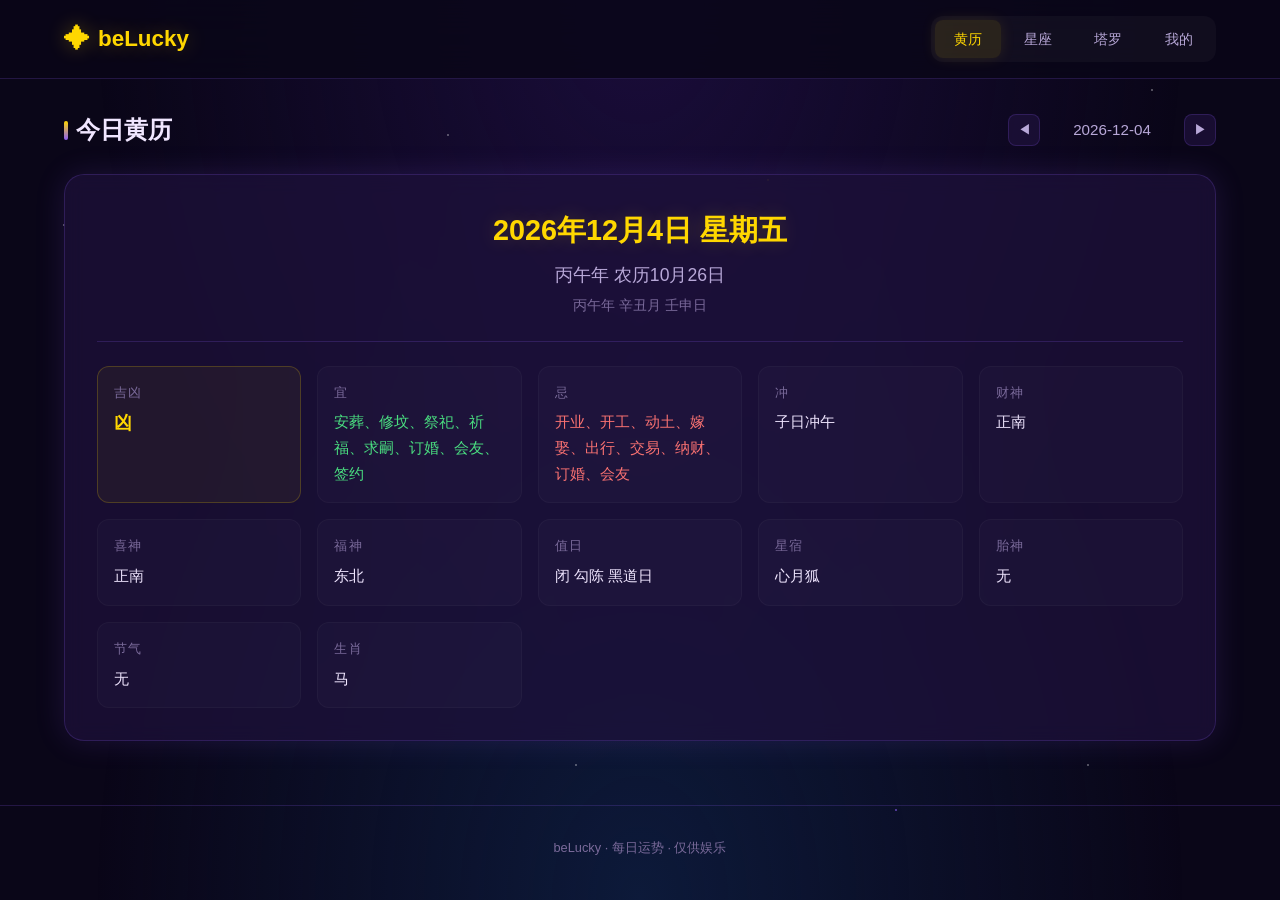
<file: belucky/index.html>
<!DOCTYPE html>
<html lang="zh-CN">
<head>
    <meta charset="UTF-8">
    <meta name="viewport" content="width=device-width, initial-scale=1.0">
    <title>beLucky · 每日运势</title>
    <link rel="stylesheet" href="static/css/style.css">
</head>
<body>
    <div class="stars" id="stars"></div>

    <header class="header">
        <div class="header-inner">
            <div class="logo">
                <span class="logo-icon">✦</span>
                <span class="logo-text">beLucky</span>
            </div>
            <nav class="nav-tabs" id="navTabs">
                <button class="nav-tab active" data-tab="almanac">黄历</button>
                <button class="nav-tab" data-tab="horoscope">星座</button>
                <button class="nav-tab" data-tab="tarot">塔罗</button>
                <button class="nav-tab" data-tab="profile">我的</button>
            </nav>
        </div>
    </header>

    <main class="main">

        <!-- ═══ 黄历 ═══ -->
        <section class="tab-content active" id="tab-almanac">
            <div class="section-header">
                <h2>今日黄历</h2>
                <div class="date-nav">
                    <button class="btn-icon" onclick="changeAlmanacDate(-1)">◀</button>
                    <span id="almanacDateDisplay" class="date-display"></span>
                    <button class="btn-icon" onclick="changeAlmanacDate(1)">▶</button>
                </div>
            </div>
            <div class="almanac-card">
                <div class="almanac-main">
                    <div class="almanac-solar" id="almanacSolar"></div>
                    <div class="almanac-lunar" id="almanacLunar"></div>
                    <div class="almanac-ganzhi" id="almanacGanzhi"></div>
                </div>
                <div class="almanac-grid">
                    <div class="almanac-item highlight">
                        <span class="almanac-label">吉凶</span>
                        <span class="almanac-value fortune" id="almanacFortune"></span>
                    </div>
                    <div class="almanac-item">
                        <span class="almanac-label">宜</span>
                        <span class="almanac-value yi" id="almanacYi"></span>
                    </div>
                    <div class="almanac-item">
                        <span class="almanac-label">忌</span>
                        <span class="almanac-value ji" id="almanacJi"></span>
                    </div>
                    <div class="almanac-item">
                        <span class="almanac-label">冲</span>
                        <span class="almanac-value" id="almanacChong"></span>
                    </div>
                    <div class="almanac-item">
                        <span class="almanac-label">财神</span>
                        <span class="almanac-value" id="almanacCai"></span>
                    </div>
                    <div class="almanac-item">
                        <span class="almanac-label">喜神</span>
                        <span class="almanac-value" id="almanacXi"></span>
                    </div>
                    <div class="almanac-item">
                        <span class="almanac-label">福神</span>
                        <span class="almanac-value" id="almanacFu"></span>
                    </div>
                    <div class="almanac-item">
                        <span class="almanac-label">值日</span>
                        <span class="almanac-value" id="almanacOfficer"></span>
                    </div>
                    <div class="almanac-item">
                        <span class="almanac-label">星宿</span>
                        <span class="almanac-value" id="almanacStar"></span>
                    </div>
                    <div class="almanac-item">
                        <span class="almanac-label">胎神</span>
                        <span class="almanac-value" id="almanacFetal"></span>
                    </div>
                    <div class="almanac-item">
                        <span class="almanac-label">节气</span>
                        <span class="almanac-value" id="almanacJieqi"></span>
                    </div>
                    <div class="almanac-item">
                        <span class="almanac-label">生肖</span>
                        <span class="almanac-value" id="almanacShengxiao"></span>
                    </div>
                </div>
            </div>
        </section>

        <!-- ═══ 星座运势 ═══ -->
        <section class="tab-content" id="tab-horoscope">
            <div class="section-header">
                <h2>星座运势</h2>
            </div>
            <div id="horoscopeNoUser" class="no-user-hint">
                <div class="hint-icon">♈</div>
                <p>请先设置你的出生日期，获取专属运势</p>
                <button class="btn-primary" onclick="switchTab('profile')">去设置</button>
            </div>
            <div id="horoscopeContent" class="horoscope-content" style="display:none;">
                <div class="sign-header">
                    <span class="sign-symbol" id="signSymbol"></span>
                    <div class="sign-info">
                        <h3 id="signName"></h3>
                        <p class="sign-meta" id="signMeta"></p>
                    </div>
                    <div class="date-nav">
                        <button class="btn-icon" onclick="changeHoroscopeDate(-1)">◀</button>
                        <span id="horoscopeDateDisplay" class="date-display"></span>
                        <button class="btn-icon" onclick="changeHoroscopeDate(1)">▶</button>
                    </div>
                </div>
                <div class="fortune-grid">
                    <div class="fortune-card overall">
                        <div class="fortune-icon">✦</div>
                        <h4>综合运势</h4>
                        <p id="fortuneOverall"></p>
                    </div>
                    <div class="fortune-card love">
                        <div class="fortune-icon">♥</div>
                        <h4>爱情运势</h4>
                        <p id="fortuneLove"></p>
                    </div>
                    <div class="fortune-card career">
                        <div class="fortune-icon">⚡</div>
                        <h4>事业运势</h4>
                        <p id="fortuneCareer"></p>
                    </div>
                    <div class="fortune-card wealth">
                        <div class="fortune-icon">✧</div>
                        <h4>财运</h4>
                        <p id="fortuneWealth"></p>
                    </div>
                    <div class="fortune-card health">
                        <div class="fortune-icon">❋</div>
                        <h4>健康运势</h4>
                        <p id="fortuneHealth"></p>
                    </div>
                </div>
                <div class="lucky-info">
                    <span>幸运数字：<strong id="luckyNumber"></strong></span>
                    <span>幸运颜色：<strong id="luckyColor"></strong></span>
                </div>
            </div>
        </section>

        <!-- ═══ 塔罗 ═══ -->
        <section class="tab-content" id="tab-tarot">
            <div class="section-header">
                <h2>塔罗占卜</h2>
            </div>
            <div class="tarot-area">
                <div class="tarot-setup">
                    <div class="form-group">
                        <label>占卜问题（可选）</label>
                        <input type="text" id="tarotQuestion" placeholder="在心中默念你的问题...">
                    </div>
                    <div class="spread-select">
                        <label>牌阵选择</label>
                        <div class="spread-options">
                            <button class="spread-btn active" data-spread="single">单牌占卜</button>
                            <button class="spread-btn" data-spread="three">三牌阵</button>
                        </div>
                    </div>
                    <button class="btn-primary btn-draw" onclick="drawTarot()">✦ 开始占卜</button>
                </div>
                <div class="tarot-cards" id="tarotCards"></div>
                <div class="tarot-reading" id="tarotReading" style="display:none;"></div>
            </div>
        </section>

        <!-- ═══ 我的 ═══ -->
        <section class="tab-content" id="tab-profile">
            <div class="section-header">
                <h2>个人信息</h2>
            </div>
            <div class="profile-card">
                <form id="profileForm" onsubmit="saveProfile(event)">
                    <div class="form-group">
                        <label for="userName">昵称</label>
                        <input type="text" id="userName" placeholder="你的昵称" required>
                    </div>
                    <div class="form-group">
                        <label for="birthDate">出生日期</label>
                        <input type="date" id="birthDate" required>
                    </div>
                    <div class="form-group">
                        <label for="birthTime">出生时间（可选）</label>
                        <input type="time" id="birthTime">
                    </div>
                    <div class="form-group">
                        <label for="gender">性别</label>
                        <select id="gender">
                            <option value="">请选择</option>
                            <option value="male">男</option>
                            <option value="female">女</option>
                            <option value="other">其他</option>
                        </select>
                    </div>
                    <div class="form-actions">
                        <button type="submit" class="btn-primary">保存</button>
                        <button type="button" class="btn-danger" id="deleteBtn" onclick="deleteProfile()" style="display:none;">删除信息</button>
                    </div>
                </form>
                <div id="profilePreview" class="profile-preview" style="display:none;">
                    <div class="preview-item">
                        <span class="preview-label">昵称</span>
                        <span class="preview-value" id="previewName"></span>
                    </div>
                    <div class="preview-item">
                        <span class="preview-label">出生日期</span>
                        <span class="preview-value" id="previewBirth"></span>
                    </div>
                    <div class="preview-item">
                        <span class="preview-label">星座</span>
                        <span class="preview-value" id="previewSign"></span>
                    </div>
                    <div class="preview-item">
                        <span class="preview-label">生肖</span>
                        <span class="preview-value" id="previewZodiac"></span>
                    </div>
                </div>
            </div>
            <div class="disclaimer">
                <p>⚠️ 本应用仅供娱乐参考，请勿迷信。</p>
            </div>
        </section>

    </main>

    <footer class="footer">
        <p>beLucky · 每日运势 · 仅供娱乐</p>
    </footer>

    <script src="static/js/lunar.js"></script>
    <script src="static/js/data.js"></script>
    <script src="static/js/app.js"></script>
</body>
</html>
</file>
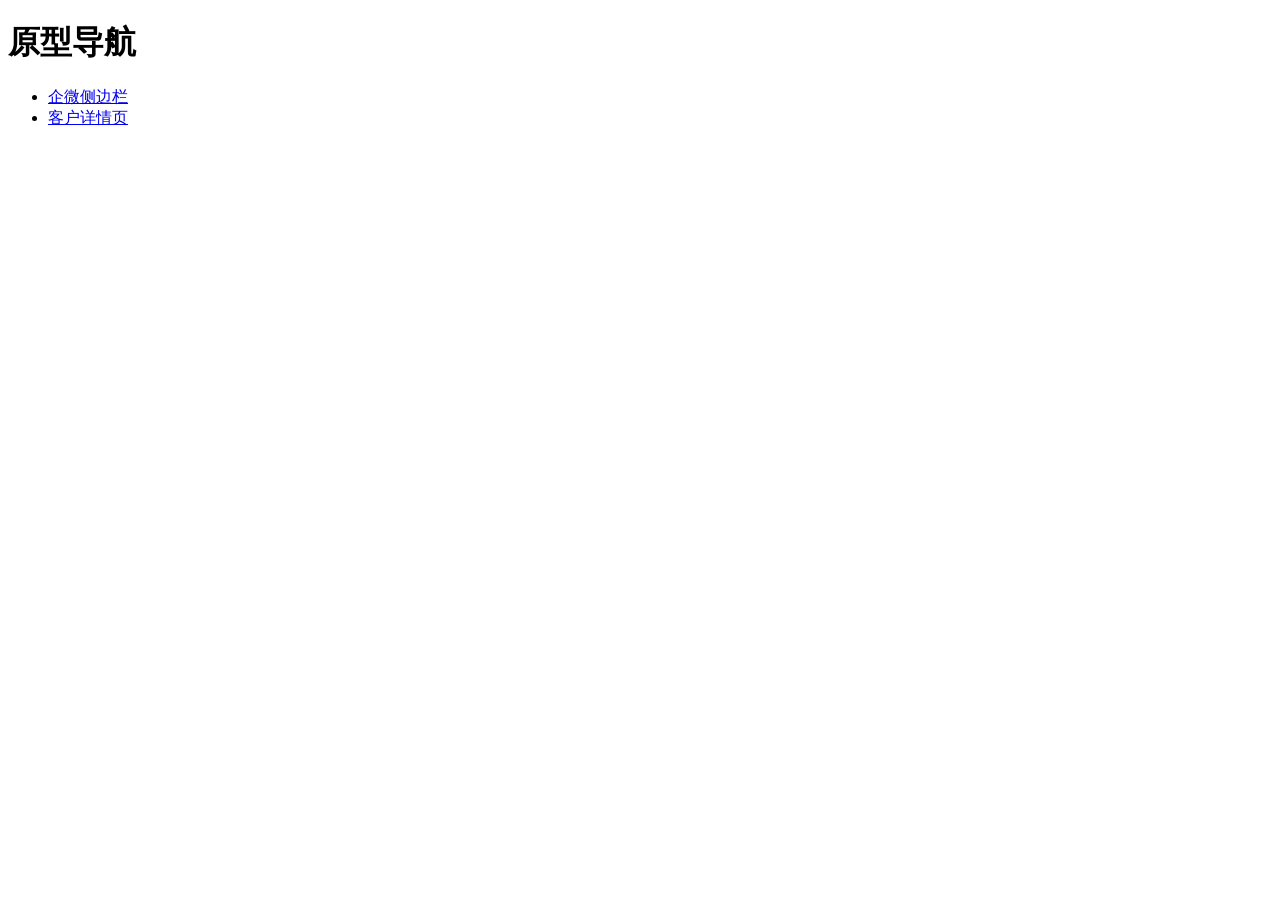
<file: prototype/index.html>
<!DOCTYPE html>
<html lang="zh-CN">
<head>
    <meta charset="UTF-8">
    <title>原型导航</title>
</head>
<body>
    <h1>原型导航</h1>
    <ul>
        <li><a href="customer-sidebar.html">企微侧边栏</a></li>
        <li><a href="user-profile.html">客户详情页</a></li>
    </ul>
</body>
</html>
</file>
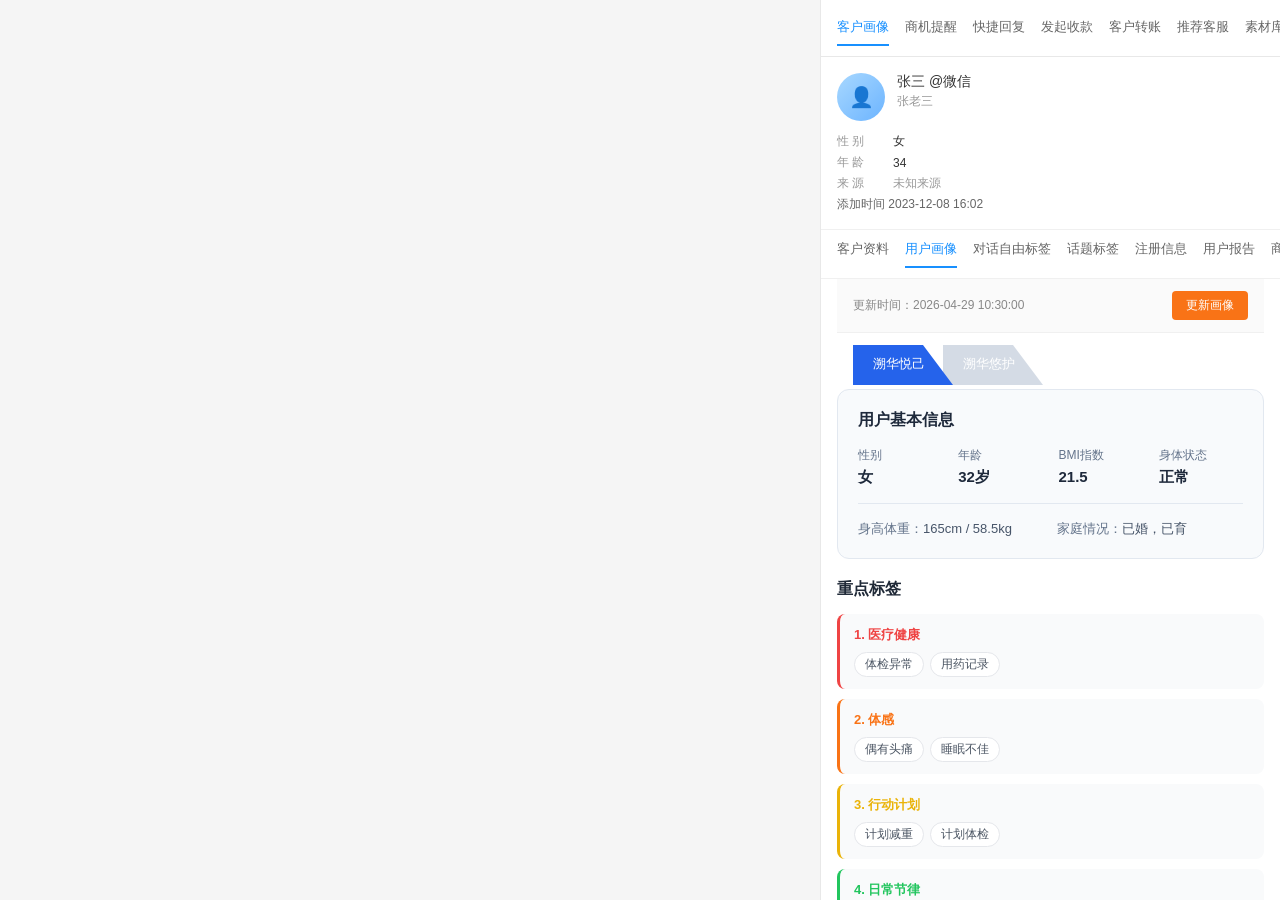
<file: prototype/customer-sidebar.html>
<!doctype html>
<html lang="zh-CN">
<head>
  <meta charset="utf-8" />
  <meta name="viewport" content="width=device-width,initial-scale=1" />
  <title>侧边栏</title>
  <style>
    * { margin: 0; padding: 0; box-sizing: border-box; }
    body { font-family: -apple-system, BlinkMacSystemFont, "Segoe UI", "PingFang SC", "Hiragino Sans GB", "Microsoft YaHei", sans-serif; background: #f5f5f5; color: #333; font-size: 13px; }
    
    .sidebar { width: 460px; background: #fff; border-left: 1px solid #e8e8e8; height: 100vh; overflow: hidden; position: fixed; right: 0; top: 0; display: flex; flex-direction: column; }
    .sidebar-fixed { flex-shrink: 0; }
    .sidebar-scroll { flex: 1; overflow-y: auto; overflow-x: hidden; }
    
    /* 顶部Tab */
    /* .top-tabs { display: flex; align-items: center; padding: 12px 16px 0; border-bottom: 1px solid #e8e8e8; }
    .top-tab { padding: 8px 12px; font-size: 13px; color: #666; cursor: pointer; white-space: nowrap; border-bottom: 2px solid transparent; }
    .top-tab:hover { color: #333; }
    .top-tab.active { color: #1890ff; border-bottom-color: #1890ff; font-weight: 500; }
    .top-tab-more { margin-left: auto; color: #999; cursor: pointer; font-size: 14px; padding: 8px 4px; } */
    
    /* 顶部单行横向滚动Tab */
    .top-tabs { display: flex; align-items: center; padding: 10px 16px; gap: 16px; border-bottom: 1px solid #e8e8e8; overflow-x: auto; white-space: nowrap; }
    .top-tabs::-webkit-scrollbar { height: 0; }
    .top-tab { padding: 8px 0; font-size: 13px; color: #666; cursor: pointer; white-space: nowrap; border-bottom: 2px solid transparent; flex-shrink: 0; }
    .top-tab:hover { color: #333; }
    .top-tab.active { color: #1890ff; border-bottom-color: #1890ff; font-weight: 500; }
    .top-tab-more { margin-left: auto; color: #999; cursor: pointer; font-size: 14px; padding: 8px 4px; flex-shrink: 0; }
    
    /* 二级Tab组（已注释） */
    /* .sub-tabs { display: flex; align-items: center; padding: 10px 16px; gap: 16px; border-bottom: 1px solid #f0f0f0; }
    .sub-tab { font-size: 12px; color: #666; cursor: pointer; white-space: nowrap; }
    .sub-tab:hover { color: #333; }
    .sub-tab.active { color: #1890ff; } */
    
    /* 一级Tab组 */
    /* .tab-group { display: flex; flex-wrap: wrap; align-items: center; padding: 10px 16px; gap: 16px; border-bottom: 1px solid #f0f0f0; }
    .tab-item { font-size: 13px; color: #666; cursor: pointer; white-space: nowrap; padding-bottom: 8px; border-bottom: 2px solid transparent; }
    .tab-item:hover { color: #333; }
    .tab-item.active { color: #1890ff; border-bottom-color: #1890ff; }
    .tab-row { display: flex; align-items: center; gap: 16px; width: 100%; }
    .tab-row + .tab-row { margin-top: 8px; padding-top: 8px; border-top: 1px solid #f0f0f0; } */
    
    /* 单行横向滚动Tab */
    .tab-group { display: flex; align-items: center; padding: 10px 16px; gap: 16px; border-bottom: 1px solid #f0f0f0; overflow-x: auto; white-space: nowrap; }
    .tab-group::-webkit-scrollbar { height: 0; }
    .tab-item { font-size: 13px; color: #666; cursor: pointer; white-space: nowrap; padding-bottom: 8px; border-bottom: 2px solid transparent; flex-shrink: 0; }
    .tab-item:hover { color: #333; }
    .tab-item.active { color: #1890ff; border-bottom-color: #1890ff; }
    
    /* 用户信息区 */
    .user-section { padding: 16px; border-bottom: 1px solid #f0f0f0; }
    .user-header { display: flex; align-items: flex-start; gap: 12px; margin-bottom: 12px; }
    .user-avatar { width: 48px; height: 48px; border-radius: 50%; background: #e8f4ff; display: flex; align-items: center; justify-content: center; flex-shrink: 0; }
    .user-avatar img { width: 48px; height: 48px; border-radius: 50%; }
    .user-avatar-placeholder { width: 48px; height: 48px; border-radius: 50%; background: linear-gradient(135deg, #a8d8ff 0%, #6cb4ff 100%); display: flex; align-items: center; justify-content: center; font-size: 20px; color: #fff; }
    .user-info { flex: 1; min-width: 0; }
    .user-name { font-size: 14px; font-weight: 500; color: #333; margin-bottom: 2px; }
    .user-nickname { font-size: 12px; color: #999; margin-bottom: 8px; }
    .user-meta { display: flex; flex-direction: column; gap: 4px; }
    .user-meta-item { font-size: 12px; color: #666; display: flex; align-items: center; }
    .user-meta-label { color: #999; width: 56px; flex-shrink: 0; }
    .user-meta-value { color: #333; }
    .user-meta-value.unknown { color: #999; }
    .user-add-time { font-size: 12px; color: #666; margin-top: 4px; }
    .user-tags-row { display: flex; align-items: center; margin-top: 8px; }
    .user-tags-label { font-size: 12px; color: #999; width: 56px; flex-shrink: 0; }
    .user-tags { display: flex; align-items: center; gap: 4px; }
    .user-tag { background: #f5f5f5; color: #999; padding: 2px 8px; border-radius: 2px; font-size: 12px; }
    .user-tag-arrow { color: #999; font-size: 12px; }
    
    /* 用户画像内容区 */
    .profile-content { padding: 0 16px 16px; }
    .profile-update-row { display: flex; justify-content: space-between; align-items: center; padding: 12px 16px; background: #fafafa; border-bottom: 1px solid #f0f0f0; }
    .profile-update-time { font-size: 12px; color: #888; }
    .profile-refresh-btn { background: #f97316; color: #fff; border: none; padding: 6px 14px; border-radius: 4px; font-size: 12px; cursor: pointer; }
    .profile-refresh-btn:hover { background: #ea580c; }
    
    /* 档案Tab */
    .archive-tabs { display: flex; align-items: flex-end; padding: 12px 16px 0; background: #fff; }
    .archive-tab { padding: 10px 28px 12px 20px; border: none; font-size: 13px; cursor: pointer; font-weight: 500; clip-path: polygon(0 0, 70% 0, 100% 100%, 0 100%); position: relative; }
    .archive-tab.active { background: #2563eb; color: #fff; z-index: 2; margin-right: -10px; }
    .archive-tab.disabled { background: #b8c4d4; color: #fff; z-index: 1; opacity: 0.6; cursor: not-allowed; }
    .archive-tab-spacer { height: 4px; background: #fff; }
    
    /* 用户基本信息卡片 */
    .profile-basic-card { background: #f8fafc; border: 1px solid #e2e8f0; border-radius: 12px; padding: 20px; margin-bottom: 20px; }
    .profile-basic-title { font-size: 16px; font-weight: 600; margin-bottom: 16px; color: #1e293b; }
    .profile-basic-grid { display: grid; grid-template-columns: repeat(4, 1fr); gap: 16px; }
    .profile-basic-item-label { font-size: 12px; color: #64748b; margin-bottom: 4px; }
    .profile-basic-item-value { font-size: 15px; font-weight: 600; color: #1e293b; }
    .profile-basic-extra { margin-top: 16px; padding-top: 16px; border-top: 1px solid #e2e8f0; display: grid; grid-template-columns: 1fr 1fr; gap: 12px; font-size: 13px; color: #475569; }
    .profile-basic-extra-label { color: #64748b; }
    
    /* 重点标签 */
    .profile-tags-section { margin-bottom: 20px; }
    .profile-tags-title { font-size: 16px; font-weight: 600; margin-bottom: 14px; color: #1f2937; }
    .profile-tags-list { display: flex; flex-direction: column; gap: 10px; }
    .profile-tag-category { background: #f9fafb; border-radius: 8px; padding: 12px 14px; border-left: 3px solid; }
    .profile-tag-category-title { font-size: 13px; font-weight: 600; margin-bottom: 8px; }
    .profile-tag-items { display: flex; flex-wrap: wrap; gap: 6px; }
    .profile-tag-item { background: #fff; border: 1px solid #e5e7eb; border-radius: 20px; padding: 3px 10px; font-size: 12px; color: #4b5563; }
    .profile-tag-empty { font-size: 12px; color: #9ca3af; }
    
    /* 话题区 */
    .profile-topic-section { margin-bottom: 16px; }
    .profile-topic-title { font-size: 14px; font-weight: 600; color: #1f2937; margin-bottom: 12px; }
    .profile-topic-items { display: flex; flex-wrap: wrap; gap: 8px; }
    .profile-topic-item { background: #fff; border: 1px solid #d1d5db; border-radius: 6px; padding: 6px 14px; font-size: 13px; color: #374151; }
    
    /* 对话自由标签内容区 */
    .free-tags-content { display: none; padding: 0 16px 16px; }
    .free-tags-content.active { display: block; }
    .topic-tags-content { display: none; padding: 0 16px 16px; }
    .topic-tags-content.active { display: block; }
    .profile-content { display: block; }
    .profile-content.hidden { display: none; }
    
    .tags-query-container { background: #f8fafc; border: 1px solid #e2e8f0; border-radius: 12px; padding: 16px; margin-bottom: 16px; }
    .tags-query-form { display: flex; flex-direction: column; gap: 12px; }
    .tags-query-row { display: flex; flex-wrap: wrap; gap: 12px; align-items: flex-end; }
    .tags-query-field { display: flex; flex-direction: column; gap: 4px; }
    .tags-query-field-full { flex: 0 0 100%; }
    .tags-query-label { font-size: 12px; color: #64748b; font-weight: 500; }
    .tags-query-input { padding: 8px 12px; border: 1px solid #cbd5e1; border-radius: 8px; font-size: 13px; outline: none; width: 100%; transition: border-color 0.2s; }
    .tags-query-input:focus { border-color: #2563eb; }
    .tags-query-input-wide { width: 100%; }
    .tags-query-actions { display: flex; gap: 8px; margin-left: auto; }
    .tags-query-btn { background: #2563eb; color: #fff; border: none; padding: 6px 16px; border-radius: 6px; font-size: 12px; font-weight: 500; cursor: pointer; transition: all 0.2s; }
    .tags-query-btn:hover { background: #1d4ed8; }
    .tags-reset-btn { background: #fff; color: #64748b; border: 1px solid #cbd5e1; padding: 6px 16px; border-radius: 6px; font-size: 12px; font-weight: 500; cursor: pointer; transition: all 0.2s; }
    .tags-reset-btn:hover { background: #f8fafc; color: #475569; }
    
    .tags-toolbar { display: flex; justify-content: flex-end; align-items: center; margin-bottom: 12px; gap: 8px; }
    .tags-filter-btn { background: #fff; color: #64748b; border: 1px solid #e2e8f0; padding: 6px 16px; border-radius: 8px; font-size: 12px; cursor: pointer; transition: all 0.2s; }
    .tags-filter-btn:hover { background: #f8fafc; color: #475569; }
    .tags-add-btn { background: #fff; color: #2563eb; border: 1px solid #2563eb; padding: 6px 16px; border-radius: 8px; font-size: 12px; font-weight: 500; cursor: pointer; transition: all 0.2s; }
    .tags-add-btn:hover { background: #2563eb; color: #fff; }
    .tags-export-btn { background: #2563eb; color: #fff; border: none; padding: 6px 16px; border-radius: 8px; font-size: 12px; cursor: pointer; transition: all 0.2s; }
    .tags-export-btn:hover { background: #1d4ed8; }
    
    .tags-table-wrapper { overflow-x: auto; margin-bottom: 12px; max-height: 330px; overflow-y: auto; }
    .tags-table { width: 100%; border-collapse: collapse; border: 1px solid #e5e7eb; border-radius: 8px; overflow: hidden; background: #fff; table-layout: fixed; min-width: 600px; }
    .tags-table th { background: #f9fafb; color: #374151; font-size: 11px; font-weight: 600; padding: 10px 12px; text-align: left; border-bottom: 1px solid #e5e7eb; white-space: nowrap; }
    .tags-table th:last-child, .tags-table td:last-child { width: 140px; white-space: normal; overflow: visible; }
    .tags-table td { color: #6b7280; font-size: 11px; padding: 10px 12px; text-align: left; border-bottom: 1px solid #e5e7eb; white-space: nowrap; overflow: hidden; text-overflow: ellipsis; }
    .tags-table td:last-child { overflow: visible; }
    .tags-table tr:last-child td { border-bottom: none; }
    .tags-table tr:hover { background: #f9fafb; }
    
    .tags-op-wrapper { display: flex; flex-wrap: wrap; gap: 4px; width: 120px; }
    .tags-status { display: inline-block; padding: 3px 10px; border-radius: 10px; font-size: 11px; font-weight: 500; }
    .tags-status-normal { background: #d1fae5; color: #065f46; }
    .tags-status-expired { background: #f3f4f6; color: #6b7280; }
    .tags-status-deleted { background: #fee2e2; color: #b91c1c; }
    .tags-status-overridden { background: #fef3c7; color: #92400e; }
    
    .tags-priority-high { background: #fce7f3; color: #be185d; padding: 2px 8px; border-radius: 10px; font-size: 11px; }
    .tags-priority-medium { background: #fef3c7; color: #92400e; padding: 2px 8px; border-radius: 10px; font-size: 11px; }
    .tags-priority-low { background: #d1fae5; color: #065f46; padding: 2px 8px; border-radius: 10px; font-size: 11px; }
    
    .tags-op-btn { padding: 3px 10px; border-radius: 6px; font-size: 11px; cursor: pointer; border: 1px solid; background: #fff; transition: all 0.2s; }
    .tags-op-detail { margin-right: 6px; color: #64748b; border-color: #e2e8f0; }
    .tags-op-detail:hover { background: #f1f5f9; color: #475569; }
    .tags-op-edit { margin-right: 6px; color: #64748b; border-color: #e2e8f0; }
    .tags-op-edit:hover { background: #f1f5f9; color: #475569; }
    .tags-op-delete { color: #dc2626; border-color: #dc2626; }
    .tags-op-delete:hover { background: #dc2626; color: #fff; }
    .tags-op-restore { color: #2563eb; border-color: #2563eb; }
    .tags-op-restore:hover { background: #2563eb; color: #fff; }
    .tags-op-recover { color: #2563eb; border-color: #2563eb; }
    .tags-op-recover:hover { background: #2563eb; color: #fff; }
    
    .tags-pagination { display: flex; justify-content: space-between; align-items: center; padding: 12px 0; font-size: 11px; }
    .tags-pagination-info { color: #6b7280; }
    .tags-pagination-controls { display: flex; align-items: center; gap: 8px; }
    .tags-page-btn { background: #fff; color: #64748b; border: 1px solid #e2e8f0; padding: 3px 10px; border-radius: 6px; font-size: 11px; cursor: pointer; }
    .tags-page-btn:hover { background: #f8fafc; color: #475569; }
    .tags-page-num { color: #374151; padding: 0 6px; }
    .tags-page-size { padding: 3px 6px; border: 1px solid #e2e8f0; border-radius: 6px; font-size: 11px; color: #374151; background: #fff; }
    
    .tags-filter-modal { display: none; position: absolute; top: 0; left: 0; right: 0; bottom: 0; background: rgba(0,0,0,0.5); z-index: 1000; align-items: center; justify-content: center; }
    .tags-filter-modal.show { display: flex; }
    .tags-filter-modal-content { background: #fff; border-radius: 12px; width: 380px; max-width: 90%; max-height: 80vh; overflow-y: auto; box-shadow: 0 20px 60px rgba(0,0,0,0.2); margin: 20px; }
    .tags-filter-modal-header { display: flex; justify-content: space-between; align-items: center; padding: 16px 20px; border-bottom: 1px solid #e5e7eb; }
    .tags-filter-modal-title { font-size: 15px; font-weight: 600; color: #111; }
    .tags-filter-modal-close { font-size: 20px; color: #9ca3af; cursor: pointer; line-height: 1; }
    .tags-filter-modal-close:hover { color: #374151; }
    .tags-filter-modal-body { padding: 20px; }
    .tags-filter-form { display: flex; flex-direction: column; gap: 14px; }
    .tags-filter-field { display: flex; flex-direction: column; gap: 4px; }
    .tags-filter-label { font-size: 12px; color: #374151; font-weight: 500; }
    .tags-filter-input { padding: 8px 12px; border: 1px solid #d1d5db; border-radius: 6px; font-size: 13px; outline: none; transition: border-color 0.2s; }
    .tags-filter-input:focus { border-color: #2563eb; }
    .tags-filter-row { display: flex; gap: 12px; align-items: flex-end; }
    .tags-filter-row > .tags-filter-field { flex: 1; }
    .tags-filter-separator { color: #64748b; font-size: 12px; padding-bottom: 8px; }
    .tags-filter-modal-footer { display: flex; justify-content: flex-end; gap: 10px; padding: 14px 20px; border-top: 1px solid #e5e7eb; }
    .tags-filter-btn { padding: 8px 18px; border-radius: 6px; font-size: 13px; font-weight: 500; cursor: pointer; transition: all 0.2s; }
    .tags-filter-btn-cancel { background: #fff; color: #6b7280; border: 1px solid #d1d5db; }
    .tags-filter-btn-cancel:hover { background: #f9fafb; }
    .tags-filter-btn-confirm { background: #2563eb; color: #fff; border: none; }
    .tags-filter-btn-confirm:hover { background: #1d4ed8; }
    .tags-filter-checkbox-group { display: flex; flex-wrap: wrap; gap: 8px 16px; }
    .tags-filter-checkbox-item { display: flex; align-items: center; gap: 4px; cursor: pointer; }
    .tags-filter-checkbox-item input { cursor: pointer; }
    .tags-filter-checkbox-item label { font-size: 13px; color: #374151; cursor: pointer; }
    
    .modal { display: none; position: absolute; top: 0; left: 0; right: 0; bottom: 0; background: rgba(0,0,0,0.5); z-index: 1001; align-items: center; justify-content: center; }
    .modal.show { display: flex; }
    .modal-content { background: #fff; border-radius: 12px; width: 420px; max-width: 90%; max-height: 80vh; overflow-y: auto; box-shadow: 0 20px 60px rgba(0,0,0,0.2); }
    .modal-header { display: flex; justify-content: space-between; align-items: center; padding: 16px 20px; border-bottom: 1px solid #e5e7eb; }
    .modal-title { font-size: 15px; font-weight: 600; color: #111; }
    .modal-close { font-size: 20px; color: #9ca3af; cursor: pointer; line-height: 1; }
    .modal-close:hover { color: #374151; }
    .modal-body { padding: 20px; }
    .modal-footer { display: flex; justify-content: flex-end; gap: 10px; padding: 14px 20px; border-top: 1px solid #e5e7eb; }
    .modal-btn { padding: 8px 18px; border-radius: 6px; font-size: 13px; font-weight: 500; cursor: pointer; transition: all 0.2s; }
    .modal-btn-cancel { background: #fff; color: #6b7280; border: 1px solid #d1d5db; }
    .modal-btn-cancel:hover { background: #f9fafb; }
    .modal-btn-confirm { background: #2563eb; color: #fff; border: none; }
    .modal-btn-confirm:hover { background: #1d4ed8; }
    .confirm-modal-content { width: 360px; }
    .confirm-modal-body { padding: 24px 20px; text-align: center; font-size: 14px; color: #374151; }
    .confirm-ok-btn { background: #ef4444; color: #fff; border: none; padding: 8px 18px; border-radius: 6px; font-size: 13px; font-weight: 500; cursor: pointer; }
    .confirm-ok-btn:hover { background: #dc2626; }
    .form-field { margin-bottom: 14px; }
    .form-label { display: block; font-size: 12px; color: #374151; font-weight: 500; margin-bottom: 4px; }
    .form-input, .form-select, .form-textarea { width: 100%; padding: 8px 12px; border: 1px solid #d1d5db; border-radius: 6px; font-size: 13px; outline: none; transition: border-color 0.2s; }
    .form-input:focus, .form-select:focus, .form-textarea:focus { border-color: #2563eb; }
    .form-textarea { resize: vertical; min-height: 60px; }
    .form-error { display: block; font-size: 11px; color: #ef4444; margin-top: 2px; }
    .required { color: #ef4444; }
    .detail-section { margin-bottom: 16px; }
    .detail-section-title { font-size: 13px; font-weight: 600; color: #1f2937; margin-bottom: 10px; padding-bottom: 8px; border-bottom: 1px solid #e5e7eb; }
    .detail-info-grid { display: grid; grid-template-columns: 1fr 1fr; gap: 12px; }
    .detail-info-item { display: flex; flex-direction: column; gap: 2px; }
    .detail-info-label { font-size: 11px; color: #64748b; }
    .detail-info-value { font-size: 13px; color: #374151; }
    .detail-log-container { max-height: 200px; overflow-y: auto; border: 1px solid #e5e7eb; border-radius: 6px; }
    .detail-log-table { width: 100%; border-collapse: collapse; }
    .detail-log-table th { background: #f9fafb; font-size: 11px; font-weight: 600; color: #374151; padding: 8px 10px; text-align: left; border-bottom: 1px solid #e5e7eb; }
    .detail-log-table td { font-size: 12px; color: #6b7280; padding: 8px 10px; border-bottom: 1px solid #f3f4f6; }
    .detail-modal-content { width: 600px; }
    .detail-cancel { cursor: pointer; }
  </style>
</head>
<body>
  <div class="sidebar">
    <div class="sidebar-fixed">
      <!-- 顶部Tab -->
      <div class="top-tabs">
        <div class="top-tab active">客户画像</div>
        <div class="top-tab">商机提醒</div>
        <div class="top-tab">快捷回复</div>
        <div class="top-tab">发起收款</div>
        <div class="top-tab">客户转账</div>
        <div class="top-tab">推荐客服</div>
        <div class="top-tab">素材库</div>
        <div class="top-tab">企业名片</div>
        <div class="top-tab">自定义</div>
        <!-- <div class="top-tab-more">^</div> -->
      </div>
      
      <!-- 顶部Tab（原） -->
      <!--
      <div class="top-tabs">
        <div class="top-tab active">客户画像</div>
        <div class="top-tab">商机提醒</div>
        <div class="top-tab">快捷回复</div>
        <div class="top-tab">发起收款</div>
        <div class="top-tab">客户转账</div>
        <div class="top-tab-more">^</div>
      </div>
      
      <div class="tab-group">
        <div class="tab-item">推荐客服</div>
        <div class="tab-item">素材库</div>
        <div class="tab-item">企业名片</div>
        <div class="tab-item">自定义</div>
      </div>
      -->
      
      <!-- 用户信息区 -->
      <div class="user-section">
        <div class="user-header">
          <div class="user-avatar-placeholder">👤</div>
          <div class="user-info">
            <div class="user-name">张三 @微信</div>
            <div class="user-nickname">张老三</div>
          </div>
        </div>
        <div class="user-meta">
          <div class="user-meta-item">
            <span class="user-meta-label">性 别</span>
            <span class="user-meta-value">女</span>
          </div>
          <div class="user-meta-item">
            <span class="user-meta-label">年 龄</span>
            <span class="user-meta-value">34</span>
          </div>
          <div class="user-meta-item">
            <span class="user-meta-label">来 源</span>
            <span class="user-meta-value unknown">未知来源</span>
          </div>
        </div>
        <div class="user-add-time">添加时间 2023-12-08 16:02</div>
      </div>
      
      <!-- 资料Tab -->
      <div class="tab-group">
        <div class="tab-item" data-tab="profile">客户资料</div>
        <div class="tab-item active" data-tab="profile">用户画像</div>
        <div class="tab-item" data-tab="free-tags">对话自由标签</div>
        <div class="tab-item" data-tab="topic-tags">话题标签</div>
        <div class="tab-item">注册信息</div>
        <div class="tab-item">用户报告</div>
        <div class="tab-item">商机</div>
        <div class="tab-item">动态轨迹</div>
        <div class="tab-item">异常跟进</div>
        <div class="tab-item">AI消息记录</div>
        <div class="tab-item">消息记录</div>
        <div class="tab-item">待发消息</div>
      </div>
      
      <!-- 资料Tab（原） -->
      <!--
      <div class="tab-group">
        <div class="tab-row">
          <div class="tab-item">客户资料</div>
          <div class="tab-item active">用户画像</div>
          <div class="tab-item">注册信息</div>
          <div class="tab-item">用户报告</div>
          <div class="tab-item">商机</div>
          <div class="tab-item">动态轨迹</div>
        </div>
        <div class="tab-row">
          <div class="tab-item">异常跟进</div>
          <div class="tab-item">AI消息记录</div>
          <div class="tab-item">消息记录</div>
          <div class="tab-item">待发消息</div>
        </div>
      </div>
      -->
    </div>
    
    <div class="sidebar-scroll">
      <!-- 用户画像内容 -->
      <div class="profile-content">
      <!-- 更新行 -->
      <div class="profile-update-row">
        <span class="profile-update-time">更新时间：2026-04-29 10:30:00</span>
        <button class="profile-refresh-btn">更新画像</button>
      </div>
      
      <!-- 档案Tab -->
      <div class="archive-tabs">
        <button class="archive-tab active">溯华悦己</button>
        <button class="archive-tab disabled" disabled title="暂无设备版本">溯华悠护</button>
      </div>
      <div class="archive-tab-spacer"></div>
      
      <!-- 用户基本信息 -->
      <div class="profile-basic-card">
        <div class="profile-basic-title">用户基本信息</div>
        <div class="profile-basic-grid">
          <div>
            <div class="profile-basic-item-label">性别</div>
            <div class="profile-basic-item-value">女</div>
          </div>
          <div>
            <div class="profile-basic-item-label">年龄</div>
            <div class="profile-basic-item-value">32岁</div>
          </div>
          <div>
            <div class="profile-basic-item-label">BMI指数</div>
            <div class="profile-basic-item-value">21.5</div>
          </div>
          <div>
            <div class="profile-basic-item-label">身体状态</div>
            <div class="profile-basic-item-value">正常</div>
          </div>
        </div>
        <div class="profile-basic-extra">
          <div><span class="profile-basic-extra-label">身高体重：</span>165cm / 58.5kg</div>
          <div><span class="profile-basic-extra-label">家庭情况：</span>已婚，已育</div>
        </div>
      </div>
      
      <!-- 重点标签 -->
      <div class="profile-tags-section">
        <div class="profile-tags-title">重点标签</div>
        <div class="profile-tags-list">
          <div class="profile-tag-category" style="border-left-color: #ef4444;">
            <div class="profile-tag-category-title" style="color: #ef4444;">1. 医疗健康</div>
            <div class="profile-tag-items">
              <span class="profile-tag-item">体检异常</span>
              <span class="profile-tag-item">用药记录</span>
            </div>
          </div>
          <div class="profile-tag-category" style="border-left-color: #f97316;">
            <div class="profile-tag-category-title" style="color: #f97316;">2. 体感</div>
            <div class="profile-tag-items">
              <span class="profile-tag-item">偶有头痛</span>
              <span class="profile-tag-item">睡眠不佳</span>
            </div>
          </div>
          <div class="profile-tag-category" style="border-left-color: #eab308;">
            <div class="profile-tag-category-title" style="color: #eab308;">3. 行动计划</div>
            <div class="profile-tag-items">
              <span class="profile-tag-item">计划减重</span>
              <span class="profile-tag-item">计划体检</span>
            </div>
          </div>
          <div class="profile-tag-category" style="border-left-color: #22c55e;">
            <div class="profile-tag-category-title" style="color: #22c55e;">4. 日常节律</div>
            <div class="profile-tag-items">
              <span class="profile-tag-item">经常熬夜</span>
              <span class="profile-tag-item">饮食不规律</span>
            </div>
          </div>
          <div class="profile-tag-category" style="border-left-color: #06b6d4;">
            <div class="profile-tag-category-title" style="color: #06b6d4;">5. 情绪心理</div>
            <div class="profile-tag-items">
              <span class="profile-tag-item">工作压力大</span>
              <span class="profile-tag-item">焦虑情绪</span>
            </div>
          </div>
          <div class="profile-tag-category" style="border-left-color: #8b5cf6;">
            <div class="profile-tag-category-title" style="color: #8b5cf6;">6. 运动活动</div>
            <div class="profile-tag-items">
              <span class="profile-tag-item">久坐不动</span>
              <span class="profile-tag-item">偶尔运动</span>
            </div>
          </div>
          <div class="profile-tag-category" style="border-left-color: #ec4899;">
            <div class="profile-tag-category-title" style="color: #ec4899;">7. 生活事件</div>
            <div class="profile-tag-items">
              <span class="profile-tag-item">近期出差多</span>
            </div>
          </div>
          <div class="profile-tag-category" style="border-left-color: #64748b;">
            <div class="profile-tag-category-title" style="color: #64748b;">8. 人口属性</div>
            <div class="profile-tag-items">
              <span class="profile-tag-item">白领一族</span>
            </div>
          </div>
        </div>
      </div>
      
      <!-- 近7天围绕话题 -->
      <div class="profile-topic-section">
        <div class="profile-topic-title">近7天围绕话题</div>
        <div class="profile-topic-items">
          <span class="profile-topic-item">健康咨询</span>
          <span class="profile-topic-item">产品使用</span>
          <span class="profile-topic-item">售后服务</span>
        </div>
      </div>
      
      <!-- 近30天围绕话题 -->
      <div class="profile-topic-section">
        <div class="profile-topic-title">近30天围绕话题</div>
        <div class="profile-topic-items">
          <span class="profile-topic-item">投诉处理</span>
          <span class="profile-topic-item">退换货咨询</span>
          <span class="profile-topic-item">活动咨询</span>
          <span class="profile-topic-item">会员权益</span>
          <span class="profile-topic-item">物流查询</span>
          <span class="profile-topic-item">优惠券使用</span>
          <span class="profile-topic-item">产品建议</span>
          <span class="profile-topic-item">发票问题</span>
          <span class="profile-topic-item">账单咨询</span>
          <span class="profile-topic-item">预约服务</span>
        </div>
      </div>
    </div>
    
    <!-- 对话自由标签内容 -->
    <div class="free-tags-content">
      <!-- 工具栏 -->
      <div class="tags-toolbar">
        <button class="tags-filter-btn">筛选标签</button>
        <button class="tags-add-btn">+ 新增标签</button>
        <!-- <button class="tags-export-btn">导出标签</button> -->
      </div>
      
      <!-- 标签列表 -->
      <div class="tags-table-wrapper">
        <table class="tags-table">
          <thead>
            <tr>
              <th>标签名称</th>
              <th>标签分类</th>
              <th>关注度</th>
              <th>状态</th>
              <th>创建时间</th>
              <th>操作</th>
            </tr>
          </thead>
          <tbody>
            <tr>
              <td>经常锻炼</td>
              <td>运动活动</td>
              <td><span class="tags-priority-high">高</span></td>
              <td><span class="tags-status tags-status-normal">正常</span></td>
              <td>2026-04-20</td>
              <td>
                <div class="tags-op-wrapper">
                <button class="tags-op-btn tags-op-detail">详情</button>
                <button class="tags-op-btn tags-op-edit">修改</button>
                <button class="tags-op-btn tags-op-delete">删除</button>
                </div>
              </td>
            </tr>
            <tr>
              <td>睡眠质量差</td>
              <td>体感</td>
              <td><span class="tags-priority-medium">中</span></td>
              <td><span class="tags-status tags-status-normal">正常</span></td>
              <td>2026-04-19</td>
              <td>
                <div class="tags-op-wrapper">
                <button class="tags-op-btn tags-op-detail">详情</button>
                <button class="tags-op-btn tags-op-edit">修改</button>
                <button class="tags-op-btn tags-op-delete">删除</button>
                </div>
              </td>
            </tr>
            <tr>
              <td>饮食偏清淡</td>
              <td>日常节律</td>
              <td><span class="tags-priority-medium">中</span></td>
              <td><span class="tags-status tags-status-expired">已失效</span></td>
              <td>2026-04-10</td>
              <td>
                <div class="tags-op-wrapper">
                <button class="tags-op-btn tags-op-detail">详情</button>
                <button class="tags-op-btn tags-op-edit">修改</button>
                <button class="tags-op-btn tags-op-delete">删除</button>
                </div>
              </td>
            </tr>
            <tr>
              <td>压力较大</td>
              <td>情绪心理</td>
              <td><span class="tags-priority-high">高</span></td>
              <td><span class="tags-status tags-status-deleted">已删除</span></td>
              <td>2026-04-18</td>
              <td>
                <div class="tags-op-wrapper">
                <button class="tags-op-btn tags-op-detail">详情</button>
                <button class="tags-op-btn tags-op-edit">修改</button>
                <button class="tags-op-btn tags-op-restore">取消删除</button>
                </div>
              </td>
            </tr>
            <tr>
              <td>久坐不动</td>
              <td>运动活动</td>
              <td><span class="tags-priority-low">低</span></td>
              <td><span class="tags-status tags-status-overridden">已合并</span></td>
              <td>2026-04-12</td>
              <td>
                <div class="tags-op-wrapper">
                <button class="tags-op-btn tags-op-detail">详情</button>
                <button class="tags-op-btn tags-op-edit">修改</button>
                <button class="tags-op-btn tags-op-recover">恢复</button>
                </div>
              </td>
            </tr>
            <tr>
              <td>血压偏高</td>
              <td>医疗健康</td>
              <td><span class="tags-priority-high">高</span></td>
              <td><span class="tags-status tags-status-normal">正常</span></td>
              <td>2026-04-15</td>
              <td>
                <div class="tags-op-wrapper">
                <button class="tags-op-btn tags-op-detail">详情</button>
                <button class="tags-op-btn tags-op-edit">修改</button>
                <button class="tags-op-btn tags-op-delete">删除</button>
                </div>
              </td>
            </tr>
            <tr>
              <td>经常出差</td>
              <td>生活事件</td>
              <td><span class="tags-priority-medium">中</span></td>
              <td><span class="tags-status tags-status-normal">正常</span></td>
              <td>2026-04-08</td>
              <td>
                <div class="tags-op-wrapper">
                <button class="tags-op-btn tags-op-detail">详情</button>
                <button class="tags-op-btn tags-op-edit">修改</button>
                <button class="tags-op-btn tags-op-delete">删除</button>
                </div>
              </td>
            </tr>
            <tr>
              <td>计划减重</td>
              <td>行动计划</td>
              <td><span class="tags-priority-medium">中</span></td>
              <td><span class="tags-status tags-status-normal">正常</span></td>
              <td>2026-04-16</td>
              <td>
                <div class="tags-op-wrapper">
                <button class="tags-op-btn tags-op-detail">详情</button>
                <button class="tags-op-btn tags-op-edit">修改</button>
                <button class="tags-op-btn tags-op-delete">删除</button>
                </div>
              </td>
            </tr>
            <tr>
              <td>白领一族</td>
              <td>人口属性</td>
              <td><span class="tags-priority-low">低</span></td>
              <td><span class="tags-status tags-status-normal">正常</span></td>
              <td>2026-04-14</td>
              <td>
                <div class="tags-op-wrapper">
                <button class="tags-op-btn tags-op-detail">详情</button>
                <button class="tags-op-btn tags-op-edit">修改</button>
                <button class="tags-op-btn tags-op-delete">删除</button>
                </div>
              </td>
            </tr>
            <tr>
              <td>偶有头痛</td>
              <td>体感</td>
              <td><span class="tags-priority-medium">中</span></td>
              <td><span class="tags-status tags-status-normal">正常</span></td>
              <td>2026-04-17</td>
              <td>
                <div class="tags-op-wrapper">
                <button class="tags-op-btn tags-op-detail">详情</button>
                <button class="tags-op-btn tags-op-edit">修改</button>
                <button class="tags-op-btn tags-op-delete">删除</button>
                </div>
              </td>
            </tr>
            <tr>
              <td>工作压力大</td>
              <td>情绪心理</td>
              <td><span class="tags-priority-high">高</span></td>
              <td><span class="tags-status tags-status-normal">正常</span></td>
              <td>2026-04-11</td>
              <td>
                <div class="tags-op-wrapper">
                <button class="tags-op-btn tags-op-detail">详情</button>
                <button class="tags-op-btn tags-op-edit">修改</button>
                <button class="tags-op-btn tags-op-delete">删除</button>
                </div>
              </td>
            </tr>
            <tr>
              <td>体检异常</td>
              <td>医疗健康</td>
              <td><span class="tags-priority-high">高</span></td>
              <td><span class="tags-status tags-status-normal">正常</span></td>
              <td>2026-04-13</td>
              <td>
                <div class="tags-op-wrapper">
                <button class="tags-op-btn tags-op-detail">详情</button>
                <button class="tags-op-btn tags-op-edit">修改</button>
                <button class="tags-op-btn tags-op-delete">删除</button>
                </div>
              </td>
            </tr>
            <tr>
              <td>经常熬夜</td>
              <td>日常节律</td>
              <td><span class="tags-priority-medium">中</span></td>
              <td><span class="tags-status tags-status-normal">正常</span></td>
              <td>2026-04-09</td>
              <td>
                <div class="tags-op-wrapper">
                <button class="tags-op-btn tags-op-detail">详情</button>
                <button class="tags-op-btn tags-op-edit">修改</button>
                <button class="tags-op-btn tags-op-delete">删除</button>
                </div>
              </td>
            </tr>
            <tr>
              <td>饮食不规律</td>
              <td>日常节律</td>
              <td><span class="tags-priority-medium">中</span></td>
              <td><span class="tags-status tags-status-expired">已失效</span></td>
              <td>2026-04-07</td>
              <td>
                <div class="tags-op-wrapper">
                <button class="tags-op-btn tags-op-detail">详情</button>
                <button class="tags-op-btn tags-op-edit">修改</button>
                <button class="tags-op-btn tags-op-delete">删除</button>
                </div>
              </td>
            </tr>
            <tr>
              <td>偶尔运动</td>
              <td>运动活动</td>
              <td><span class="tags-priority-low">低</span></td>
              <td><span class="tags-status tags-status-normal">正常</span></td>
              <td>2026-04-06</td>
              <td>
                <div class="tags-op-wrapper">
                <button class="tags-op-btn tags-op-detail">详情</button>
                <button class="tags-op-btn tags-op-edit">修改</button>
                <button class="tags-op-btn tags-op-delete">删除</button>
                </div>
              </td>
            </tr>
            <tr>
              <td>焦虑情绪</td>
              <td>情绪心理</td>
              <td><span class="tags-priority-medium">中</span></td>
              <td><span class="tags-status tags-status-normal">正常</span></td>
              <td>2026-04-05</td>
              <td>
                <div class="tags-op-wrapper">
                <button class="tags-op-btn tags-op-detail">详情</button>
                <button class="tags-op-btn tags-op-edit">修改</button>
                <button class="tags-op-btn tags-op-delete">删除</button>
                </div>
              </td>
            </tr>
            <tr>
              <td>计划体检</td>
              <td>行动计划</td>
              <td><span class="tags-priority-medium">中</span></td>
              <td><span class="tags-status tags-status-normal">正常</span></td>
              <td>2026-04-04</td>
              <td>
                <div class="tags-op-wrapper">
                <button class="tags-op-btn tags-op-detail">详情</button>
                <button class="tags-op-btn tags-op-edit">修改</button>
                <button class="tags-op-btn tags-op-delete">删除</button>
                </div>
              </td>
            </tr>
          </tbody>
        </table>
      </div>
      
      <!-- 分页 -->
      <div class="tags-pagination">
        <span class="tags-pagination-info">共 <span id="free-tags-total-count">18</span> 个标签</span>
        <div class="tags-pagination-controls">
          <button class="tags-page-btn">上一页</button>
          <span class="tags-page-num">1 / 1</span>
          <button class="tags-page-btn">下一页</button>
          <select class="tags-page-size">
            <option value="10" selected>10条/页</option>
            <option value="20">20条/页</option>
            <option value="50">50条/页</option>
          </select>
        </div>
      </div>
    </div>

    <!-- 话题标签内容 -->
    <div class="topic-tags-content">
      <!-- 工具栏 -->
      <div class="tags-toolbar">
        <button class="tags-filter-btn topic-filter-btn">筛选标签</button>
        <!-- <button class="tags-export-btn topic-export-btn">导出标签</button> -->
      </div>
      
      <!-- 标签列表 -->
      <div class="tags-table-wrapper">
        <table class="tags-table topic-tags-table">
          <thead>
            <tr>
              <th>标签名称</th>
              <th>分类</th>
              <th>状态</th>
              <th>创建时间</th>
              <th>操作</th>
            </tr>
          </thead>
          <tbody>
            <tr>
              <td>健康咨询</td>
              <td>报告解读</td>
              <td><span class="tags-status tags-status-normal">正常</span></td>
              <td>2026-04-20</td>
              <td>
                <div class="tags-op-wrapper">
                <button class="tags-op-btn tags-op-detail">详情</button>
                <button class="tags-op-btn tags-op-delete">删除</button>
                </div>
              </td>
            </tr>
            <tr>
              <td>产品使用</td>
              <td>产品与功能反馈</td>
              <td><span class="tags-status tags-status-normal">正常</span></td>
              <td>2026-04-19</td>
              <td>
                <div class="tags-op-wrapper">
                <button class="tags-op-btn tags-op-detail">详情</button>
                <button class="tags-op-btn tags-op-delete">删除</button>
                </div>
              </td>
            </tr>
            <tr>
              <td>售后服务</td>
              <td>知识获取</td>
              <td><span class="tags-status tags-status-normal">正常</span></td>
              <td>2026-04-18</td>
              <td>
                <div class="tags-op-wrapper">
                <button class="tags-op-btn tags-op-detail">详情</button>
                <button class="tags-op-btn tags-op-delete">删除</button>
                </div>
              </td>
            </tr>
            <tr>
              <td>投诉处理</td>
              <td>当前健康与情绪状态</td>
              <td><span class="tags-status tags-status-deleted">已删除</span></td>
              <td>2026-04-15</td>
              <td>
                <div class="tags-op-wrapper">
                <button class="tags-op-btn tags-op-detail">详情</button>
                <button class="tags-op-btn tags-op-restore">取消删除</button>
                </div>
              </td>
            </tr>
            <tr>
              <td>退换货咨询</td>
              <td>产品与功能反馈</td>
              <td><span class="tags-status tags-status-normal">正常</span></td>
              <td>2026-04-14</td>
              <td>
                <div class="tags-op-wrapper">
                <button class="tags-op-btn tags-op-detail">详情</button>
                <button class="tags-op-btn tags-op-delete">删除</button>
                </div>
              </td>
            </tr>
            <tr>
              <td>活动咨询</td>
              <td>生活方式输入</td>
              <td><span class="tags-status tags-status-normal">正常</span></td>
              <td>2026-04-13</td>
              <td>
                <div class="tags-op-wrapper">
                <button class="tags-op-btn tags-op-detail">详情</button>
                <button class="tags-op-btn tags-op-delete">删除</button>
                </div>
              </td>
            </tr>
            <tr>
              <td>会员权益</td>
              <td>健康管理诉求</td>
              <td><span class="tags-status tags-status-normal">正常</span></td>
              <td>2026-04-12</td>
              <td>
                <div class="tags-op-wrapper">
                <button class="tags-op-btn tags-op-detail">详情</button>
                <button class="tags-op-btn tags-op-delete">删除</button>
                </div>
              </td>
            </tr>
            <tr>
              <td>物流查询</td>
              <td>生活方式输入</td>
              <td><span class="tags-status tags-status-normal">正常</span></td>
              <td>2026-04-11</td>
              <td>
                <div class="tags-op-wrapper">
                <button class="tags-op-btn tags-op-detail">详情</button>
                <button class="tags-op-btn tags-op-delete">删除</button>
                </div>
              </td>
            </tr>
            <tr>
              <td>优惠券使用</td>
              <td>产品与功能反馈</td>
              <td><span class="tags-status tags-status-normal">正常</span></td>
              <td>2026-04-10</td>
              <td>
                <div class="tags-op-wrapper">
                <button class="tags-op-btn tags-op-detail">详情</button>
                <button class="tags-op-btn tags-op-delete">删除</button>
                </div>
              </td>
            </tr>
            <tr>
              <td>产品建议</td>
              <td>产品与功能反馈</td>
              <td><span class="tags-status tags-status-normal">正常</span></td>
              <td>2026-04-09</td>
              <td>
                <div class="tags-op-wrapper">
                <button class="tags-op-btn tags-op-detail">详情</button>
                <button class="tags-op-btn tags-op-delete">删除</button>
                </div>
              </td>
            </tr>
            <tr>
              <td>发票问题</td>
              <td>知识获取</td>
              <td><span class="tags-status tags-status-normal">正常</span></td>
              <td>2026-04-08</td>
              <td>
                <div class="tags-op-wrapper">
                <button class="tags-op-btn tags-op-detail">详情</button>
                <button class="tags-op-btn tags-op-delete">删除</button>
                </div>
              </td>
            </tr>
            <tr>
              <td>账单咨询</td>
              <td>生活方式输入</td>
              <td><span class="tags-status tags-status-normal">正常</span></td>
              <td>2026-04-07</td>
              <td>
                <div class="tags-op-wrapper">
                <button class="tags-op-btn tags-op-detail">详情</button>
                <button class="tags-op-btn tags-op-delete">删除</button>
                </div>
              </td>
            </tr>
            <tr>
              <td>积分兑换</td>
              <td>健康管理诉求</td>
              <td><span class="tags-status tags-status-normal">正常</span></td>
              <td>2026-04-06</td>
              <td>
                <div class="tags-op-wrapper">
                <button class="tags-op-btn tags-op-detail">详情</button>
                <button class="tags-op-btn tags-op-delete">删除</button>
                </div>
              </td>
            </tr>
            <tr>
              <td>预约服务</td>
              <td>健康管理诉求</td>
              <td><span class="tags-status tags-status-normal">正常</span></td>
              <td>2026-04-05</td>
              <td>
                <div class="tags-op-wrapper">
                <button class="tags-op-btn tags-op-detail">详情</button>
                <button class="tags-op-btn tags-op-delete">删除</button>
                </div>
              </td>
            </tr>
            <tr>
              <td>投诉反馈</td>
              <td>当前健康与情绪状态</td>
              <td><span class="tags-status tags-status-deleted">已删除</span></td>
              <td>2026-04-04</td>
              <td>
                <div class="tags-op-wrapper">
                <button class="tags-op-btn tags-op-detail">详情</button>
                <button class="tags-op-btn tags-op-restore">取消删除</button>
                </div>
              </td>
            </tr>
          </tbody>
        </table>
      </div>
      
      <!-- 分页 -->
      <div class="tags-pagination">
        <span class="tags-pagination-info">共 <span id="topic-tags-total-count">15</span> 个标签</span>
        <div class="tags-pagination-controls">
          <button class="tags-page-btn topic-page-btn">上一页</button>
          <span class="tags-page-num topic-page-num">1 / 1</span>
          <button class="tags-page-btn topic-page-btn">下一页</button>
          <select class="tags-page-size topic-page-size">
            <option value="10" selected>10条/页</option>
            <option value="20">20条/页</option>
            <option value="50">50条/页</option>
          </select>
        </div>
      </div>
    </div>
  </div>
  
  <!-- 筛选弹窗 -->
  <div class="tags-filter-modal">
    <div class="tags-filter-modal-content">
      <div class="tags-filter-modal-header">
        <span class="tags-filter-modal-title">筛选</span>
        <span class="tags-filter-modal-close">&times;</span>
      </div>
      <div class="tags-filter-modal-body">
        <div class="tags-filter-form">
          <div class="tags-filter-field">
            <label class="tags-filter-label">关键词</label>
            <input type="text" class="tags-filter-input" placeholder="输入标签关键词，支持模糊匹配，多个关键词用中文逗号隔开"/>
          </div>
          <div class="tags-filter-field">
            <label class="tags-filter-label">标签分类</label>
            <div class="tags-filter-checkbox-group">
              <div class="tags-filter-checkbox-item"><input type="checkbox" id="cat1" value="日常节律"/><label for="cat1">日常节律</label></div>
              <div class="tags-filter-checkbox-item"><input type="checkbox" id="cat2" value="情绪心理"/><label for="cat2">情绪心理</label></div>
              <div class="tags-filter-checkbox-item"><input type="checkbox" id="cat3" value="运动活动"/><label for="cat3">运动活动</label></div>
              <div class="tags-filter-checkbox-item"><input type="checkbox" id="cat4" value="体感"/><label for="cat4">体感</label></div>
              <div class="tags-filter-checkbox-item"><input type="checkbox" id="cat5" value="医疗健康"/><label for="cat5">医疗健康</label></div>
              <div class="tags-filter-checkbox-item"><input type="checkbox" id="cat6" value="生活事件"/><label for="cat6">生活事件</label></div>
              <div class="tags-filter-checkbox-item"><input type="checkbox" id="cat7" value="行动计划"/><label for="cat7">行动计划</label></div>
              <div class="tags-filter-checkbox-item"><input type="checkbox" id="cat8" value="人口属性"/><label for="cat8">人口属性</label></div>
            </div>
          </div>
          <div class="tags-filter-field">
            <label class="tags-filter-label">关注度</label>
            <div class="tags-filter-checkbox-group">
              <div class="tags-filter-checkbox-item"><input type="checkbox" id="pri1" value="高"/><label for="pri1">高</label></div>
              <div class="tags-filter-checkbox-item"><input type="checkbox" id="pri2" value="中" checked/><label for="pri2">中</label></div>
              <div class="tags-filter-checkbox-item"><input type="checkbox" id="pri3" value="低" checked/><label for="pri3">低</label></div>
            </div>
          </div>
          <div class="tags-filter-field">
            <label class="tags-filter-label">状态</label>
            <div class="tags-filter-checkbox-group">
              <div class="tags-filter-checkbox-item"><input type="checkbox" id="sta1" value="正常" checked/><label for="sta1">正常</label></div>
              <div class="tags-filter-checkbox-item"><input type="checkbox" id="sta2" value="已删除"/><label for="sta2">已删除</label></div>
              <div class="tags-filter-checkbox-item"><input type="checkbox" id="sta3" value="已失效"/><label for="sta3">已失效</label></div>
              <div class="tags-filter-checkbox-item"><input type="checkbox" id="sta4" value="已合并"/><label for="sta4">已合并</label></div>
            </div>
          </div>
          <div class="tags-filter-field">
            <label class="tags-filter-label">创建时间</label>
            <div style="display:flex;align-items:center;gap:6px;">
              <input type="date" class="tags-filter-input" style="width:100%;"/>
              <span class="tags-filter-separator">至</span>
              <input type="date" class="tags-filter-input" style="width:100%;"/>
            </div>
          </div>
        </div>
      </div>
      <div class="tags-filter-modal-footer">
        <button class="tags-filter-btn tags-filter-btn-cancel">取消</button>
        <button class="tags-filter-btn tags-filter-btn-confirm">查询</button>
      </div>
    </div>
  </div>

<div id="detailModal" class="modal">
  <div class="modal-content detail-modal-content">
    <div class="modal-header">
      <span class="modal-title">标签详情</span>
      <span class="modal-close detail-cancel">&times;</span>
    </div>
    <div class="modal-body" style="max-height:500px;overflow-y:auto;">
      <div class="detail-section">
        <h4 class="detail-section-title">基本信息</h4>
        <div class="detail-info-grid" id="detailInfoGrid"></div>
      </div>
    </div>
    <div class="modal-footer">
      <button class="modal-btn modal-btn-cancel detail-cancel">关闭</button>
    </div>
  </div>
</div>

<div id="addTagModal" class="modal">
  <div class="modal-content">
    <div class="modal-header">
      <span class="modal-title">新增标签</span>
      <span class="modal-close">&times;</span>
    </div>
    <div class="modal-body">
      <input type="hidden" id="editRowIndex" />
      <div class="form-field">
        <label class="form-label">标签名称 <span class="required">*</span></label>
        <input type="text" class="form-input" id="tagName" placeholder="请输入标签名称（8字以内）" maxlength="8" />
        <span class="form-error" id="tagNameError"></span>
      </div>
      <div class="form-field">
        <label class="form-label">打标逻辑 <span class="required">*</span></label>
        <textarea class="form-textarea" id="tagLogic" placeholder="请输入打标逻辑（50字以内）" maxlength="50"></textarea>
        <span class="form-error" id="tagLogicError"></span>
      </div>
      <div class="form-field">
        <label class="form-label">标签分类 <span class="required">*</span></label>
        <select class="form-select" id="tagCategory">
          <option value="">请选择标签分类</option>
          <option value="日常节律">日常节律</option>
          <option value="情绪心理">情绪心理</option>
          <option value="运动活动">运动活动</option>
          <option value="体感">体感</option>
          <option value="医疗健康">医疗健康</option>
          <option value="生活事件">生活事件</option>
          <option value="行动计划">行动计划</option>
          <option value="人口属性">人口属性</option>
        </select>
        <span class="form-error" id="tagCategoryError"></span>
      </div>
      <div class="form-field">
        <label class="form-label">标签关注度 <span class="required">*</span></label>
        <select class="form-select" id="tagAttention">
          <option value="">请选择标签关注度</option>
          <option value="high">高</option>
          <option value="medium">中</option>
          <option value="low">低</option>
        </select>
        <span class="form-error" id="tagAttentionError"></span>
      </div>
      <div class="form-field">
        <label class="form-label">聊天对象</label>
        <select class="form-select" id="tagChatObject">
          <option value="">请选择聊天对象</option>
          <option value="AI溯华悦己">AI溯华悦己</option>
          <option value="AI溯华悠护">AI溯华悠护</option>
        </select>
      </div>
      <div class="form-field add-only">
        <label class="form-label">有效期（天）</label>
        <input type="number" class="form-input" id="tagValidityDays" placeholder="请输入有效期天数" min="1" />
      </div>
      <div class="form-field edit-only" style="display:none;">
        <label class="form-label">失效时间</label>
        <input type="date" class="form-input" id="tagExpireDate" />
      </div>
    </div>
    <div class="modal-footer">
      <button class="modal-btn modal-btn-cancel">取消</button>
      <button class="modal-btn modal-btn-confirm">确认</button>
    </div>
  </div>
</div>

<div id="confirmModal" class="modal">
  <div class="modal-content confirm-modal-content">
    <div class="modal-header">
      <span class="modal-title">操作确认</span>
      <span class="modal-close confirm-cancel">&times;</span>
    </div>
    <div class="modal-body confirm-modal-body">
      <p id="confirmMessage"></p>
    </div>
    <div class="modal-footer">
      <button class="modal-btn modal-btn-cancel confirm-cancel">取消</button>
      <button class="confirm-ok-btn" id="confirmOk">确定</button>
    </div>
  </div>
</div>

<!-- 话题标签筛选弹窗 -->
<div class="tags-filter-modal topic-filter-modal" id="topicFilterModal">
  <div class="tags-filter-modal-content">
    <div class="tags-filter-modal-header">
      <span class="tags-filter-modal-title">筛选</span>
      <span class="tags-filter-modal-close topic-filter-close">&times;</span>
    </div>
    <div class="tags-filter-modal-body">
      <div class="tags-filter-form">
        <div class="tags-filter-field">
          <label class="tags-filter-label">关键词</label>
          <input type="text" class="tags-filter-input" id="topicFilterKeyword" placeholder="输入关键词，多个关键词用中文逗号隔开"/>
        </div>
        <div class="tags-filter-field">
          <label class="tags-filter-label">创建时间</label>
          <div style="display:flex;align-items:center;gap:6px;">
            <input type="date" class="tags-filter-input" id="topicFilterStartDate" style="width:100%;"/>
            <span class="tags-filter-separator">至</span>
            <input type="date" class="tags-filter-input" id="topicFilterEndDate" style="width:100%;"/>
          </div>
        </div>
        <div class="tags-filter-field">
          <label class="tags-filter-label">分类</label>
          <div class="tags-filter-checkbox-group">
            <div class="tags-filter-checkbox-item"><input type="checkbox" id="topicCat1" value="报告解读"/><label for="topicCat1">报告解读</label></div>
            <div class="tags-filter-checkbox-item"><input type="checkbox" id="topicCat2" value="生活方式输入"/><label for="topicCat2">生活方式输入</label></div>
            <div class="tags-filter-checkbox-item"><input type="checkbox" id="topicCat3" value="健康管理诉求"/><label for="topicCat3">健康管理诉求</label></div>
            <div class="tags-filter-checkbox-item"><input type="checkbox" id="topicCat4" value="产品与功能反馈"/><label for="topicCat4">产品与功能反馈</label></div>
            <div class="tags-filter-checkbox-item"><input type="checkbox" id="topicCat5" value="知识获取"/><label for="topicCat5">知识获取</label></div>
            <div class="tags-filter-checkbox-item"><input type="checkbox" id="topicCat6" value="当前健康与情绪状态"/><label for="topicCat6">当前健康与情绪状态</label></div>
          </div>
        </div>
        <div class="tags-filter-field">
          <label class="tags-filter-label">状态</label>
          <div class="tags-filter-checkbox-group">
            <div class="tags-filter-checkbox-item"><input type="checkbox" id="topicSta1" value="正常" checked/><label for="topicSta1">正常</label></div>
            <div class="tags-filter-checkbox-item"><input type="checkbox" id="topicSta2" value="已删除"/><label for="topicSta2">已删除</label></div>
          </div>
        </div>
        <div class="tags-filter-field">
          <label class="tags-filter-label">来源</label>
          <div class="tags-filter-checkbox-group">
            <div class="tags-filter-checkbox-item"><input type="checkbox" id="topicSrc1" value="AI溯华悦己"/><label for="topicSrc1">AI溯华悦己</label></div>
            <div class="tags-filter-checkbox-item"><input type="checkbox" id="topicSrc2" value="AI溯华悠护"/><label for="topicSrc2">AI溯华悠护</label></div>
            <div class="tags-filter-checkbox-item"><input type="checkbox" id="topicSrc3" value="私聊"/><label for="topicSrc3">私聊</label></div>
            <div class="tags-filter-checkbox-item"><input type="checkbox" id="topicSrc4" value="群聊"/><label for="topicSrc4">群聊</label></div>
          </div>
        </div>
      </div>
    </div>
    <div class="tags-filter-modal-footer">
      <button class="tags-filter-btn topic-filter-btn-cancel">取消</button>
      <button class="tags-filter-btn topic-filter-btn-confirm">查询</button>
    </div>
  </div>
</div>

<!-- 话题标签详情弹窗 -->
<div id="topicDetailModal" class="modal">
  <div class="modal-content detail-modal-content">
    <div class="modal-header">
      <span class="modal-title">话题标签详情</span>
      <span class="modal-close topic-detail-cancel">&times;</span>
    </div>
    <div class="modal-body" style="max-height:500px;overflow-y:auto;">
      <div class="detail-section">
        <h4 class="detail-section-title">基本信息</h4>
        <div class="detail-info-grid" id="topicDetailInfoGrid"></div>
      </div>
    </div>
    <div class="modal-footer">
      <button class="modal-btn modal-btn-cancel topic-detail-cancel">关闭</button>
    </div>
  </div>
</div>
  
  <script>
    const archiveTabs = document.querySelectorAll('.archive-tab');
    const profileContent = document.querySelector('.profile-content');
    const freeTagsContent = document.querySelector('.free-tags-content');
    const topicTagsContent = document.querySelector('.topic-tags-content');
    const tabItems = document.querySelectorAll('.tab-item[data-tab]');
    
    function switchTabContent(tabName) {
      if (tabName === 'free-tags') {
        profileContent.classList.add('hidden');
        freeTagsContent.classList.add('active');
        topicTagsContent.classList.remove('active');
      } else if (tabName === 'topic-tags') {
        profileContent.classList.add('hidden');
        freeTagsContent.classList.remove('active');
        topicTagsContent.classList.add('active');
      } else if (tabName === 'profile') {
        profileContent.classList.remove('hidden');
        freeTagsContent.classList.remove('active');
        topicTagsContent.classList.remove('active');
      }
    }
    
    tabItems.forEach(function(tab) {
      tab.addEventListener('click', function() {
        const tabName = this.dataset.tab;
        if (!tabName) return;
        
        tabItems.forEach(function(t) {
          if (t.dataset.tab) t.classList.remove('active');
        });
        this.classList.add('active');
        
        switchTabContent(tabName);
      });
    });
    
    const profileDataYueji = {
      gender: '女', age: 32, bmi: 21.5, bmi_status: '正常',
      height_cm: 165, weight_kg: 58.5, marry: '已婚', fertility: '已育',
      categories: {
        '医疗健康': ['体检异常', '用药记录'],
        '体感': ['偶有头痛', '睡眠不佳'],
        '行动计划': ['计划减重', '计划体检'],
        '日常节律': ['经常熬夜', '饮食不规律'],
        '情绪心理': ['工作压力大', '焦虑情绪'],
        '运动活动': ['久坐不动', '偶尔运动'],
        '生活事件': ['近期出差多'],
        '人口属性': ['白领一族']
      },
      recent7days: ['健康咨询', '产品使用', '售后服务'],
      recent30days: ['投诉处理', '退换货咨询', '活动咨询', '会员权益', '物流查询', '优惠券使用', '产品建议', '发票问题', '账单咨询', '预约服务']
    };
    
    const profileDataYouhu = {
      gender: '女', age: 32, bmi: 21.5, bmi_status: '正常',
      height_cm: 165, weight_kg: 58.5, marry: '已婚', fertility: '已育',
      categories: {
        '医疗健康': ['体检异常'],
        '体感': ['偶有头痛'],
        '行动计划': ['计划减重'],
        '日常节律': ['经常熬夜'],
        '情绪心理': ['工作压力大'],
        '运动活动': ['久坐不动'],
        '生活事件': [],
        '人口属性': ['白领一族']
      },
      recent7days: ['健康咨询', '产品使用'],
      recent30days: ['投诉处理', '退换货咨询', '活动咨询', '会员权益']
    };
    
    function renderProfileContent(data) {
      const categoryOrder = ['医疗健康', '体感', '行动计划', '日常节律', '情绪心理', '运动活动', '生活事件', '人口属性'];
      const categoryColors = ['#ef4444','#f97316','#eab308','#22c55e','#06b6d4','#8b5cf6','#ec4899','#64748b'];
      
      let tagsHtml = '';
      categoryOrder.forEach(function(category, index) {
        const tags = data.categories[category] || [];
        const color = categoryColors[index];
        tagsHtml += '<div class="profile-tag-category" style="border-left-color: ' + color + ';">';
        tagsHtml += '<div class="profile-tag-category-title" style="color: ' + color + ';">' + (index + 1) + '. ' + category + '</div>';
        if (tags.length > 0) {
          tagsHtml += '<div class="profile-tag-items">';
          tags.forEach(function(tag) {
            tagsHtml += '<span class="profile-tag-item">' + tag + '</span>';
          });
          tagsHtml += '</div>';
        } else {
          tagsHtml += '<div class="profile-tag-empty">暂无标签</div>';
        }
        tagsHtml += '</div>';
      });
      
      let topic7Html = '';
      data.recent7days.forEach(function(topic) {
        topic7Html += '<span class="profile-topic-item">' + topic + '</span>';
      });
      
      let topic30Html = '';
      data.recent30days.forEach(function(topic) {
        topic30Html += '<span class="profile-topic-item">' + topic + '</span>';
      });
      
      profileContent.innerHTML = 
        '<div class="profile-update-row">' +
          '<span class="profile-update-time">更新时间：2026-04-29 10:30:00</span>' +
          '<button class="profile-refresh-btn">更新画像</button>' +
        '</div>' +
        '<div class="archive-tabs">' +
          '<button class="archive-tab' + (data === profileDataYueji ? ' active' : '') + '" data-tab="yueji">溯华悦己</button>' +
          '<button class="archive-tab' + (data === profileDataYouhu ? ' active' : '') + (data === profileDataYueji ? ' disabled' : '') + '" data-tab="youhu"' + (data === profileDataYueji ? ' disabled title="暂无设备版本"' : '') + '>溯华悠护</button>' +
        '</div>' +
        '<div class="archive-tab-spacer"></div>' +
        '<div class="profile-basic-card">' +
          '<div class="profile-basic-title">用户基本信息</div>' +
          '<div class="profile-basic-grid">' +
            '<div><div class="profile-basic-item-label">性别</div><div class="profile-basic-item-value">' + data.gender + '</div></div>' +
            '<div><div class="profile-basic-item-label">年龄</div><div class="profile-basic-item-value">' + data.age + '岁</div></div>' +
            '<div><div class="profile-basic-item-label">BMI指数</div><div class="profile-basic-item-value">' + data.bmi + '</div></div>' +
            '<div><div class="profile-basic-item-label">身体状态</div><div class="profile-basic-item-value">' + data.bmi_status + '</div></div>' +
          '</div>' +
          '<div class="profile-basic-extra">' +
            '<div><span class="profile-basic-extra-label">身高体重：</span>' + data.height_cm + 'cm / ' + data.weight_kg + 'kg</div>' +
            '<div><span class="profile-basic-extra-label">家庭情况：</span>' + data.marry + '，' + data.fertility + '</div>' +
          '</div>' +
        '</div>' +
        '<div class="profile-tags-section">' +
          '<div class="profile-tags-title">重点标签</div>' +
          '<div class="profile-tags-list">' + tagsHtml + '</div>' +
        '</div>' +
        '<div class="profile-topic-section">' +
          '<div class="profile-topic-title">近7天围绕话题</div>' +
          '<div class="profile-topic-items">' + topic7Html + '</div>' +
        '</div>' +
        '<div class="profile-topic-section">' +
          '<div class="profile-topic-title">近30天围绕话题</div>' +
          '<div class="profile-topic-items">' + topic30Html + '</div>' +
        '</div>';
      
      bindArchiveTabs();
    }
    
    function bindArchiveTabs() {
      document.querySelectorAll('.archive-tab').forEach(function(tab) {
        tab.addEventListener('click', function() {
          if (this.disabled) return;
          if (this.dataset.tab === 'yueji') {
            renderProfileContent(profileDataYueji);
          } else if (this.dataset.tab === 'youhu') {
            renderProfileContent(profileDataYouhu);
          }
        });
      });
    }
    
    bindArchiveTabs();
    
    const filterModal = document.querySelector('.tags-filter-modal');
    const filterBtn = document.querySelector('.tags-toolbar .tags-filter-btn');
    const filterModalClose = document.querySelector('.tags-filter-modal-close');
    const filterCancelBtn = document.querySelector('.tags-filter-btn-cancel');
    
    filterBtn.addEventListener('click', function() {
      filterModal.classList.add('show');
    });
    
    filterModalClose.addEventListener('click', function() {
      filterModal.classList.remove('show');
    });
    
    filterCancelBtn.addEventListener('click', function() {
      filterModal.classList.remove('show');
    });
    
    filterModal.addEventListener('click', function(e) {
      if (e.target === filterModal) {
        filterModal.classList.remove('show');
      }
    });
    
    const addTagModal = document.getElementById('addTagModal');
    const addTagBtn = document.querySelector('.tags-add-btn');
    const addTagModalClose = addTagModal.querySelector('.modal-close');
    const addTagCancelBtn = addTagModal.querySelector('.modal-btn-cancel');
    const addTagConfirmBtn = addTagModal.querySelector('.modal-btn-confirm');
    const editRowIndexInput = document.getElementById('editRowIndex');
    
    addTagBtn.addEventListener('click', function() {
      document.querySelector('.modal-title').textContent = '新增标签';
      editRowIndexInput.value = '';
      document.getElementById('tagName').value = '';
      document.getElementById('tagLogic').value = '';
      document.getElementById('tagCategory').value = '';
      document.getElementById('tagAttention').value = '';
      document.getElementById('tagChatObject').value = '';
      document.getElementById('tagValidityDays').value = '';
      document.getElementById('tagExpireDate').value = '';
      document.querySelectorAll('.add-only').forEach(function(el){ el.style.display = 'block'; });
      document.querySelectorAll('.edit-only').forEach(function(el){ el.style.display = 'none'; });
      addTagModal.classList.add('show');
    });
    
    function closeAddTagModal() {
      addTagModal.classList.remove('show');
    }
    
    addTagModalClose.addEventListener('click', closeAddTagModal);
    addTagCancelBtn.addEventListener('click', closeAddTagModal);
    
    addTagModal.addEventListener('click', function(e) {
      if (e.target === addTagModal) {
        closeAddTagModal();
      }
    });
    
    addTagConfirmBtn.addEventListener('click', function() {
      const tagName = document.getElementById('tagName').value.trim();
      const tagLogic = document.getElementById('tagLogic').value.trim();
      const tagCategory = document.getElementById('tagCategory').value;
      const tagAttention = document.getElementById('tagAttention').value;
      let error = false;
      
      if (!tagName) {
        document.getElementById('tagNameError').textContent = '请输入标签名称';
        error = true;
      } else {
        document.getElementById('tagNameError').textContent = '';
      }
      
      if (!tagLogic) {
        document.getElementById('tagLogicError').textContent = '请输入打标逻辑';
        error = true;
      } else {
        document.getElementById('tagLogicError').textContent = '';
      }
      
      if (!tagCategory) {
        document.getElementById('tagCategoryError').textContent = '请选择标签分类';
        error = true;
      } else {
        document.getElementById('tagCategoryError').textContent = '';
      }
      
      if (!tagAttention) {
        document.getElementById('tagAttentionError').textContent = '请选择标签关注度';
        error = true;
      } else {
        document.getElementById('tagAttentionError').textContent = '';
      }
      
      if (error) return;
      
      const tagTableBody = document.querySelector('.tags-table tbody');
      const editIndex = editRowIndexInput.value;
      const attentionMap = {'high': '高', 'medium': '中', 'low': '低'};
      const attentionText = attentionMap[tagAttention] || '';
      
      if (editIndex) {
        const rows = tagTableBody.querySelectorAll('tr');
        const row = rows[editIndex - 1];
        row.querySelectorAll('td')[0].textContent = tagName;
        row.querySelectorAll('td')[1].textContent = tagCategory;
        row.querySelectorAll('td')[2].innerHTML = '<span class="tags-priority-' + tagAttention + '">' + attentionText + '</span>';
      } else {
        const newRow = document.createElement('tr');
        newRow.innerHTML = '<td>' + tagName + '</td>' +
          '<td>' + tagCategory + '</td>' +
          '<td><span class="tags-priority-' + tagAttention + '">' + attentionText + '</span></td>' +
          '<td><span class="tags-status tags-status-normal">正常</span></td>' +
          '<td>' + new Date().toISOString().slice(0, 10) + '</td>' +
          '<td><div class="tags-op-wrapper"><button class="tags-op-btn tags-op-detail">详情</button><button class="tags-op-btn tags-op-edit">修改</button><button class="tags-op-btn tags-op-delete">删除</button></div></td>';
        tagTableBody.appendChild(newRow);
      }
      
      closeAddTagModal();
    });
    
    const confirmModal = document.getElementById('confirmModal');
    const confirmMessage = document.getElementById('confirmMessage');
    const confirmOk = document.getElementById('confirmOk');
    const confirmCancelBtns = document.querySelectorAll('.confirm-cancel');
    
    let pendingAction = null;
    
    confirmOk.addEventListener('click', function() {
      if (pendingAction) {
        pendingAction();
        pendingAction = null;
      }
      confirmModal.classList.remove('show');
    });
    
    confirmCancelBtns.forEach(function(btn) {
      btn.addEventListener('click', function() {
        pendingAction = null;
        confirmModal.classList.remove('show');
      });
    });
    
    confirmModal.addEventListener('click', function(e) {
      if (e.target === confirmModal) {
        pendingAction = null;
        confirmModal.classList.remove('show');
      }
    });
    
    const detailModal = document.getElementById('detailModal');
    const detailCancelBtns = document.querySelectorAll('.detail-cancel');
    
    detailCancelBtns.forEach(function(btn) {
      btn.addEventListener('click', function() {
        detailModal.classList.remove('show');
      });
    });
    
    detailModal.addEventListener('click', function(e) {
      if (e.target === detailModal) {
        detailModal.classList.remove('show');
      }
    });
    
    let tagsPageSize = 10;
    const tagsTableBody = document.querySelector('.tags-table tbody');
    const tagsPageSizeSelect = document.querySelector('.tags-page-size');
    const tagsPageNum = document.querySelector('.tags-page-num');
    const tagsPrevBtn = document.querySelector('.tags-pagination-controls .tags-page-btn');
    const tagsNextBtn = document.querySelector('.tags-pagination-controls .tags-page-btn:last-of-type');
    
    function tagsGoToPage(page) {
      const rows = Array.from(tagsTableBody.querySelectorAll('tr'));
      const total = rows.length;
      const totalPages = Math.ceil(total / tagsPageSize) || 1;
      
      if (page < 1) page = 1;
      if (page > totalPages) page = totalPages;
      
      const start = (page - 1) * tagsPageSize;
      const end = start + tagsPageSize;
      
      rows.forEach(function(row, index) {
        if (index >= start && index < end) {
          row.style.display = '';
        } else {
          row.style.display = 'none';
        }
      });
      
      tagsPageNum.textContent = page + ' / ' + totalPages;
      tagsPrevBtn.disabled = page <= 1;
      tagsNextBtn.disabled = page >= totalPages;
    }
    
    tagsPrevBtn.addEventListener('click', function() {
      const currentPage = parseInt(tagsPageNum.textContent.split(' / ')[0], 10);
      tagsGoToPage(currentPage - 1);
    });
    
    tagsNextBtn.addEventListener('click', function() {
      const currentPage = parseInt(tagsPageNum.textContent.split(' / ')[0], 10);
      tagsGoToPage(currentPage + 1);
    });
    
    tagsPageSizeSelect.addEventListener('change', function() {
      tagsPageSize = parseInt(this.value, 10);
      tagsGoToPage(1);
    });
    
    tagsGoToPage(1);
    
    tagsTableBody.addEventListener('click', function(e) {
      const btn = e.target;
      
      if (btn.classList.contains('tags-op-detail') && btn.textContent === '详情') {
        e.stopPropagation();
        const row = btn.closest('tr');
        const cells = row.querySelectorAll('td');
        const tagName = cells[0].textContent;
        const category = cells[1].textContent;
        const attention = cells[2].querySelector('span') ? cells[2].querySelector('span').textContent : cells[2].textContent;
        const status = cells[3].querySelector('.tags-status') ? cells[3].querySelector('.tags-status').textContent : cells[3].textContent;
        const createTime = cells[4].textContent;

        const detailInfoGrid = document.getElementById('detailInfoGrid');
        detailInfoGrid.innerHTML = '';
        const expireDate = new Date(createTime);
        expireDate.setDate(expireDate.getDate() + 90);
        const expireDateStr = expireDate.toISOString().slice(0, 10);
        const fields = [
          { label: '标签名称', value: tagName },
          { label: '打标逻辑', value: '根据用户对话内容分析，自动识别相关标签语义特征进行打标' },
          { label: '标签分类', value: category },
          { label: '关注度', value: attention },
          { label: '有效期', value: '90天' },
          { label: '创建时间', value: createTime },
          { label: '失效时间', value: expireDateStr },
          { label: '状态', value: status },
          { label: '聊天对象', value: 'AI溯华悦己' }
        ];
        fields.forEach(function(field) {
          detailInfoGrid.innerHTML += '<div class="detail-info-item"><span class="detail-info-label">' + field.label + '</span><span class="detail-info-value">' + field.value + '</span></div>';
        });

        detailModal.classList.add('show');
        return;
      }
      
      if (btn.classList.contains('tags-op-delete') && btn.textContent === '删除') {
        e.stopPropagation();
        const row = btn.closest('tr');
        const tagName = row.querySelectorAll('td')[0].textContent;
        confirmMessage.textContent = '确定要删除标签 "' + tagName + '" 吗？';
        pendingAction = function() {
          const statusCell = row.querySelector('.tags-status');
          statusCell.className = 'tags-status tags-status-deleted';
          statusCell.textContent = '已删除';
          const opCell = row.querySelectorAll('td')[5];
          opCell.innerHTML = '<div class="tags-op-wrapper"><button class="tags-op-btn tags-op-detail">详情</button><button class="tags-op-btn tags-op-edit">修改</button><button class="tags-op-btn tags-op-restore">取消删除</button></div>';
        };
        confirmModal.classList.add('show');
        return;
      }
      
      if (btn.classList.contains('tags-op-restore') && btn.textContent === '取消删除') {
        e.stopPropagation();
        const row = btn.closest('tr');
        const tagName = row.querySelectorAll('td')[0].textContent;
        confirmMessage.textContent = '确定要取消删除标签 "' + tagName + '" 吗？';
        pendingAction = function() {
          const statusCell = row.querySelector('.tags-status');
          statusCell.className = 'tags-status tags-status-normal';
          statusCell.textContent = '正常';
          const opCell = row.querySelectorAll('td')[5];
          opCell.innerHTML = '<div class="tags-op-wrapper"><button class="tags-op-btn tags-op-detail">详情</button><button class="tags-op-btn tags-op-edit">修改</button><button class="tags-op-btn tags-op-delete">删除</button></div>';
        };
        confirmModal.classList.add('show');
        return;
      }
      
      if (btn.classList.contains('tags-op-edit') && btn.textContent === '修改') {
        e.stopPropagation();
        const row = btn.closest('tr');
        const cells = row.querySelectorAll('td');
        document.querySelector('.modal-title').textContent = '修改标签';
        editRowIndexInput.value = row.rowIndex;
        document.getElementById('tagName').value = cells[0].textContent;
        document.getElementById('tagLogic').value = '根据用户对话内容分析，自动识别相关标签语义特征进行打标';
        document.getElementById('tagCategory').value = cells[1].textContent;
        const attentionText = cells[2].querySelector('span') ? cells[2].querySelector('span').textContent : cells[2].textContent;
        const attentionMapReverse = {'高': 'high', '中': 'medium', '低': 'low'};
        document.getElementById('tagAttention').value = attentionMapReverse[attentionText] || '';
        document.getElementById('tagChatObject').value = '';
        document.getElementById('tagExpireDate').value = '';
        document.querySelectorAll('.add-only').forEach(function(el){ el.style.display = 'none'; });
        document.querySelectorAll('.edit-only').forEach(function(el){ el.style.display = 'block'; });
        addTagModal.classList.add('show');
        return;
      }
    });
    
    // 话题标签筛选弹窗
    const topicFilterModal = document.getElementById('topicFilterModal');
    const topicFilterBtn = document.querySelector('.topic-filter-btn');
    const topicFilterClose = document.querySelector('.topic-filter-close');
    const topicFilterCancel = document.querySelector('.topic-filter-btn-cancel');
    const topicFilterConfirm = document.querySelector('.topic-filter-btn-confirm');
    
    topicFilterBtn.addEventListener('click', function() {
      topicFilterModal.classList.add('show');
    });
    
    topicFilterClose.addEventListener('click', function() {
      topicFilterModal.classList.remove('show');
    });
    
    topicFilterCancel.addEventListener('click', function() {
      topicFilterModal.classList.remove('show');
    });
    
    topicFilterConfirm.addEventListener('click', function() {
      topicFilterModal.classList.remove('show');
    });
    
    topicFilterModal.addEventListener('click', function(e) {
      if (e.target === topicFilterModal) {
        topicFilterModal.classList.remove('show');
      }
    });
    
    // 话题标签详情弹窗
    const topicDetailModal = document.getElementById('topicDetailModal');
    const topicDetailCancelBtns = document.querySelectorAll('.topic-detail-cancel');
    
    topicDetailCancelBtns.forEach(function(btn) {
      btn.addEventListener('click', function() {
        topicDetailModal.classList.remove('show');
      });
    });
    
    topicDetailModal.addEventListener('click', function(e) {
      if (e.target === topicDetailModal) {
        topicDetailModal.classList.remove('show');
      }
    });
    
    // 话题标签分页
    let topicPageSize = 10;
    const topicTableBody = document.querySelector('.topic-tags-table tbody');
    const topicPageSizeSelect = document.querySelector('.topic-page-size');
    const topicPageNum = document.querySelector('.topic-page-num');
    const topicPrevBtn = document.querySelector('.topic-tags-content .tags-pagination-controls .tags-page-btn');
    const topicNextBtn = document.querySelector('.topic-tags-content .tags-pagination-controls .tags-page-btn:last-of-type');
    
    function topicGoToPage(page) {
      const rows = Array.from(topicTableBody.querySelectorAll('tr'));
      const total = rows.length;
      const totalPages = Math.ceil(total / topicPageSize) || 1;
      
      if (page < 1) page = 1;
      if (page > totalPages) page = totalPages;
      
      const start = (page - 1) * topicPageSize;
      const end = start + topicPageSize;
      
      rows.forEach(function(row, index) {
        if (index >= start && index < end) {
          row.style.display = '';
        } else {
          row.style.display = 'none';
        }
      });
      
      topicPageNum.textContent = page + ' / ' + totalPages;
      topicPrevBtn.disabled = page <= 1;
      topicNextBtn.disabled = page >= totalPages;
    }
    
    topicPrevBtn.addEventListener('click', function() {
      const currentPage = parseInt(topicPageNum.textContent.split(' / ')[0], 10);
      topicGoToPage(currentPage - 1);
    });
    
    topicNextBtn.addEventListener('click', function() {
      const currentPage = parseInt(topicPageNum.textContent.split(' / ')[0], 10);
      topicGoToPage(currentPage + 1);
    });
    
    topicPageSizeSelect.addEventListener('change', function() {
      topicPageSize = parseInt(this.value, 10);
      topicGoToPage(1);
    });
    
    topicGoToPage(1);
    
    // 话题标签操作按钮事件
    topicTableBody.addEventListener('click', function(e) {
      const btn = e.target;
      
      if (btn.classList.contains('tags-op-detail') && btn.textContent === '详情') {
        e.stopPropagation();
        const row = btn.closest('tr');
        const cells = row.querySelectorAll('td');
        const tagName = cells[0].textContent;
        const category = cells[1].textContent;
        const status = cells[2].querySelector('.tags-status') ? cells[2].querySelector('.tags-status').textContent : cells[2].textContent;
        const createTime = cells[3].textContent;
        
        const topicDetailInfoGrid = document.getElementById('topicDetailInfoGrid');
        topicDetailInfoGrid.innerHTML = '';
        const fields = [
          { label: '标签名称', value: tagName },
          { label: '打标逻辑', value: '根据用户对话内容分析，自动识别相关话题语义特征进行打标' },
          { label: '打标规则', value: '当用户对话中提及相关话题关键词时自动打标' },
          { label: '创建时间', value: createTime },
          { label: '状态', value: status },
          { label: '来源', value: 'AI溯华悦己' },
          { label: '分类', value: category },
          { label: '聊天对象', value: 'AI溯华悦己' }
        ];
        fields.forEach(function(field) {
          topicDetailInfoGrid.innerHTML += '<div class="detail-info-item"><span class="detail-info-label">' + field.label + '</span><span class="detail-info-value">' + field.value + '</span></div>';
        });
        
        topicDetailModal.classList.add('show');
        return;
      }
      
      if (btn.classList.contains('tags-op-delete') && btn.textContent === '删除') {
        e.stopPropagation();
        const row = btn.closest('tr');
        const tagName = row.querySelectorAll('td')[0].textContent;
        confirmMessage.textContent = '确定要删除标签 "' + tagName + '" 吗？';
        pendingAction = function() {
          const statusCell = row.querySelector('.tags-status');
          statusCell.className = 'tags-status tags-status-deleted';
          statusCell.textContent = '已删除';
          const opCell = row.querySelectorAll('td')[4];
          opCell.innerHTML = '<div class="tags-op-wrapper"><button class="tags-op-btn tags-op-detail">详情</button><button class="tags-op-btn tags-op-restore">取消删除</button></div>';
        };
        confirmModal.classList.add('show');
        return;
      }
      
      if (btn.classList.contains('tags-op-restore') && btn.textContent === '取消删除') {
        e.stopPropagation();
        const row = btn.closest('tr');
        const tagName = row.querySelectorAll('td')[0].textContent;
        confirmMessage.textContent = '确定要取消删除标签 "' + tagName + '" 吗？';
        pendingAction = function() {
          const statusCell = row.querySelector('.tags-status');
          statusCell.className = 'tags-status tags-status-normal';
          statusCell.textContent = '正常';
          const opCell = row.querySelectorAll('td')[4];
          opCell.innerHTML = '<div class="tags-op-wrapper"><button class="tags-op-btn tags-op-detail">详情</button><button class="tags-op-btn tags-op-delete">删除</button></div>';
        };
        confirmModal.classList.add('show');
        return;
      }
    });
  </script>
</body>
</html>
</file>
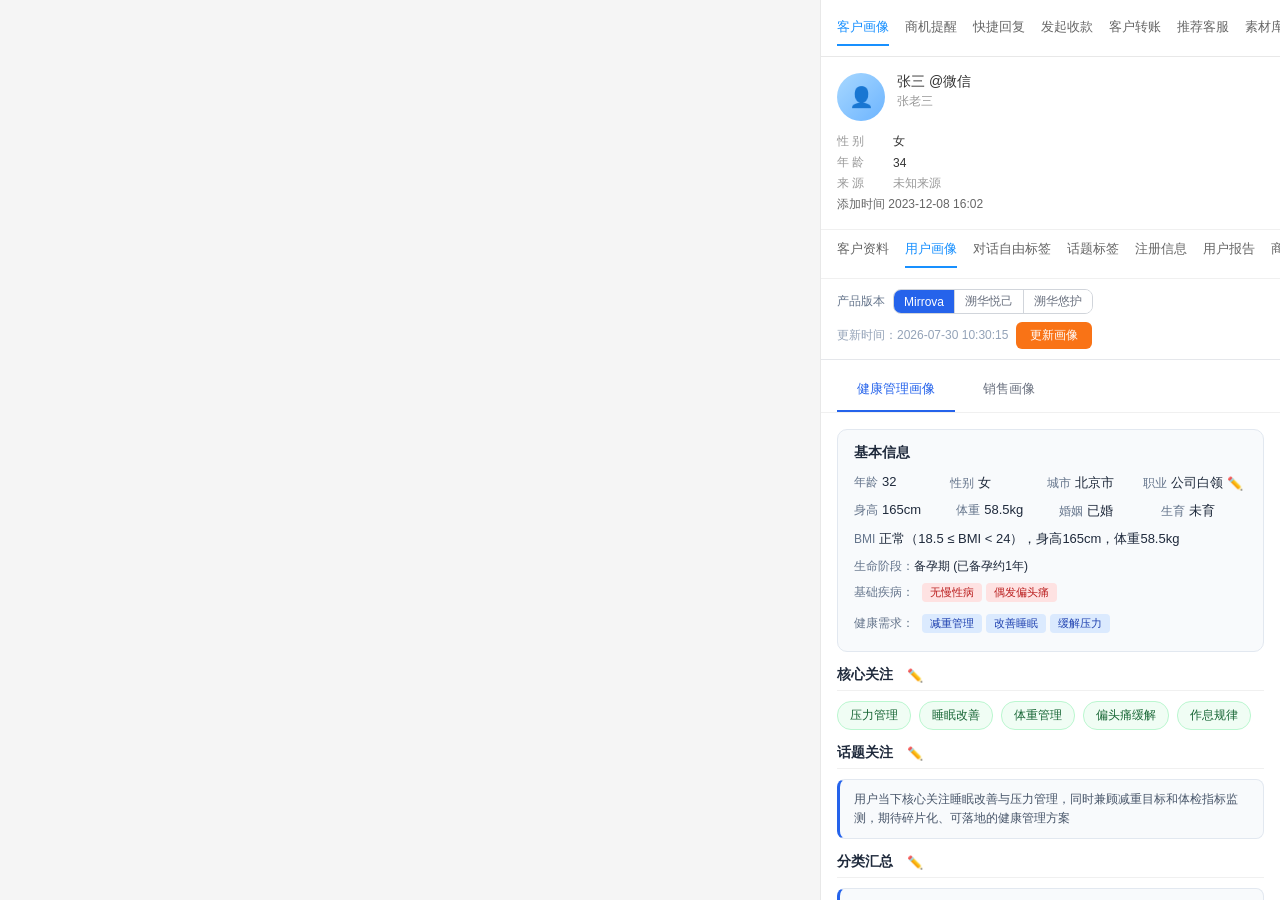
<file: prototype/customer-sidebar2.html>
<!doctype html>
<html lang="zh-CN">
<head>
  <meta charset="utf-8" />
  <meta name="viewport" content="width=device-width,initial-scale=1" />
  <title>侧边栏</title>
  <style>
    * { margin: 0; padding: 0; box-sizing: border-box; }
    body { font-family: -apple-system, BlinkMacSystemFont, "Segoe UI", "PingFang SC", "Hiragino Sans GB", "Microsoft YaHei", sans-serif; background: #f5f5f5; color: #333; font-size: 13px; }
    
    .sidebar { width: 460px; background: #fff; border-left: 1px solid #e8e8e8; height: 100vh; overflow: hidden; position: fixed; right: 0; top: 0; display: flex; flex-direction: column; }
    .sidebar-fixed { flex-shrink: 0; }
    .sidebar-scroll { flex: 1; overflow-y: auto; overflow-x: hidden; }
    
    /* 顶部Tab */
    /* .top-tabs { display: flex; align-items: center; padding: 12px 16px 0; border-bottom: 1px solid #e8e8e8; }
    .top-tab { padding: 8px 12px; font-size: 13px; color: #666; cursor: pointer; white-space: nowrap; border-bottom: 2px solid transparent; }
    .top-tab:hover { color: #333; }
    .top-tab.active { color: #1890ff; border-bottom-color: #1890ff; font-weight: 500; }
    .top-tab-more { margin-left: auto; color: #999; cursor: pointer; font-size: 14px; padding: 8px 4px; } */
    
    /* 顶部单行横向滚动Tab */
    .top-tabs { display: flex; align-items: center; padding: 10px 16px; gap: 16px; border-bottom: 1px solid #e8e8e8; overflow-x: auto; white-space: nowrap; }
    .top-tabs::-webkit-scrollbar { height: 0; }
    .top-tab { padding: 8px 0; font-size: 13px; color: #666; cursor: pointer; white-space: nowrap; border-bottom: 2px solid transparent; flex-shrink: 0; }
    .top-tab:hover { color: #333; }
    .top-tab.active { color: #1890ff; border-bottom-color: #1890ff; font-weight: 500; }
    .top-tab-more { margin-left: auto; color: #999; cursor: pointer; font-size: 14px; padding: 8px 4px; flex-shrink: 0; }
    
    /* 二级Tab组（已注释） */
    /* .sub-tabs { display: flex; align-items: center; padding: 10px 16px; gap: 16px; border-bottom: 1px solid #f0f0f0; }
    .sub-tab { font-size: 12px; color: #666; cursor: pointer; white-space: nowrap; }
    .sub-tab:hover { color: #333; }
    .sub-tab.active { color: #1890ff; } */
    
    /* 一级Tab组 */
    /* .tab-group { display: flex; flex-wrap: wrap; align-items: center; padding: 10px 16px; gap: 16px; border-bottom: 1px solid #f0f0f0; }
    .tab-item { font-size: 13px; color: #666; cursor: pointer; white-space: nowrap; padding-bottom: 8px; border-bottom: 2px solid transparent; }
    .tab-item:hover { color: #333; }
    .tab-item.active { color: #1890ff; border-bottom-color: #1890ff; }
    .tab-row { display: flex; align-items: center; gap: 16px; width: 100%; }
    .tab-row + .tab-row { margin-top: 8px; padding-top: 8px; border-top: 1px solid #f0f0f0; } */
    
    /* 单行横向滚动Tab */
    .tab-group { display: flex; align-items: center; padding: 10px 16px; gap: 16px; border-bottom: 1px solid #f0f0f0; overflow-x: auto; white-space: nowrap; }
    .tab-group::-webkit-scrollbar { height: 0; }
    .tab-item { font-size: 13px; color: #666; cursor: pointer; white-space: nowrap; padding-bottom: 8px; border-bottom: 2px solid transparent; flex-shrink: 0; }
    .tab-item:hover { color: #333; }
    .tab-item.active { color: #1890ff; border-bottom-color: #1890ff; }
    
    /* 用户信息区 */
    .user-section { padding: 16px; border-bottom: 1px solid #f0f0f0; }
    .user-header { display: flex; align-items: flex-start; gap: 12px; margin-bottom: 12px; }
    .user-avatar { width: 48px; height: 48px; border-radius: 50%; background: #e8f4ff; display: flex; align-items: center; justify-content: center; flex-shrink: 0; }
    .user-avatar img { width: 48px; height: 48px; border-radius: 50%; }
    .user-avatar-placeholder { width: 48px; height: 48px; border-radius: 50%; background: linear-gradient(135deg, #a8d8ff 0%, #6cb4ff 100%); display: flex; align-items: center; justify-content: center; font-size: 20px; color: #fff; }
    .user-info { flex: 1; min-width: 0; }
    .user-name { font-size: 14px; font-weight: 500; color: #333; margin-bottom: 2px; }
    .user-nickname { font-size: 12px; color: #999; margin-bottom: 8px; }
    .user-meta { display: flex; flex-direction: column; gap: 4px; }
    .user-meta-item { font-size: 12px; color: #666; display: flex; align-items: center; }
    .user-meta-label { color: #999; width: 56px; flex-shrink: 0; }
    .user-meta-value { color: #333; }
    .user-meta-value.unknown { color: #999; }
    .user-add-time { font-size: 12px; color: #666; margin-top: 4px; }
    .user-tags-row { display: flex; align-items: center; margin-top: 8px; }
    .user-tags-label { font-size: 12px; color: #999; width: 56px; flex-shrink: 0; }
    .user-tags { display: flex; align-items: center; gap: 4px; }
    .user-tag { background: #f5f5f5; color: #999; padding: 2px 8px; border-radius: 2px; font-size: 12px; }
    .user-tag-arrow { color: #999; font-size: 12px; }
    
    /* 用户画像弹窗样式 */
    .profile-modal-wrap{width:100%;display:flex;flex-direction:column;overflow:hidden;flex:1;min-height:0}
    .profile-header-bar{padding:10px 16px;border-bottom:1px solid #e5e7eb;display:flex;align-items:center;gap:8px;flex-wrap:wrap;flex-shrink:0}
    .profile-time{font-size:12px;color:#94a3b8;white-space:nowrap}
    .profile-refresh-btn{background:#f97316;color:#fff;border:none;padding:5px 14px;border-radius:6px;font-size:12px;cursor:pointer;white-space:nowrap}
    .profile-refresh-btn:hover{background:#ea580c}
    .profile-segment{display:inline-flex;border:1px solid #d1d5db;border-radius:8px;overflow:hidden;margin:0}
    .profile-segment-btn{padding:3px 10px;background:#fff;border:none;font-size:12px;font-weight:500;color:#6b7280;cursor:pointer;transition:all 0.2s;text-align:center;white-space:nowrap}
    .profile-segment-btn:not(:last-child){border-right:1px solid #d1d5db}
    .profile-segment-btn:hover{background:#f3f4f6}
    .profile-segment-btn.active{background:#2563eb;color:#fff}
    .profile-tabs-bar{padding:10px 16px 0;background:#fff;flex-shrink:0;border-bottom:1px solid #f0f0f0}
    .profile-tab-btn{padding:10px 20px 12px;border:none;font-size:13px;font-weight:500;cursor:pointer;background:transparent;color:#6b7280;border-bottom:2px solid transparent;margin-right:4px;transition:all 0.2s}
    .profile-tab-btn:hover{color:#2563eb}
    .profile-tab-btn.active{color:#2563eb;border-bottom-color:#2563eb}
    .profile-content-wrap { overflow-y: auto; flex: 1; min-height: 0; padding: 16px; }
    .profile-section{margin-bottom:14px}
    .profile-section-title{font-size:14px;font-weight:600;color:#1e293b;margin-bottom:10px;padding-bottom:6px;border-bottom:1px solid #f0f0f0;display:flex;align-items:center;gap:8px}
    .profile-section-edit-btn{font-size:13px;color:#94a3b8;cursor:pointer;padding:2px 6px;border-radius:4px;transition:all 0.2s;border:none;background:none;line-height:1}
    .profile-section-edit-btn:hover{color:#2563eb;background:#eff6ff}
    .profile-section-editing{outline:2px solid #3b82f6;outline-offset:-2px;border-radius:8px}
    .profile-core-tags{display:flex;flex-wrap:wrap;gap:8px}
    .profile-core-tag{background:#f0fdf4;border:1px solid #bbf7d0;color:#166534;padding:5px 12px;border-radius:14px;font-size:12px;font-weight:500}
    .profile-label-item{background:#f8fafc;border:1px solid #e2e8f0;border-radius:8px;padding:10px 14px;margin-bottom:8px;border-left:3px solid #2563eb}
    .profile-label-cat{font-size:12px;font-weight:600;color:#2563eb;margin-bottom:4px}
    .profile-label-desc{font-size:12px;color:#475569;line-height:1.6}
    .profile-changed-box{background:#fffbeb;border:1px solid #fde68a;border-radius:10px;padding:12px 14px}
    .profile-changed-list{list-style:none;padding:0;margin:0}
    .profile-changed-list li{font-size:12px;color:#475569;line-height:1.7;padding-left:12px;position:relative}
    .profile-changed-list li::before{content:'•';position:absolute;left:0;color:#f59e0b}
    .profile-topic-box{background:#eff6ff;border:1px solid #bfdbfe;border-radius:10px;padding:12px 14px}
    .profile-topic-text{font-size:12px;color:#374151;line-height:1.6}
    .profile-chat-item{display:flex;gap:10px;margin-bottom:10px;padding-bottom:10px;border-bottom:1px solid #f0f0f0}
    .profile-chat-item:last-child{margin-bottom:0;padding-bottom:0;border-bottom:none}
    .profile-chat-type{flex-shrink:0;background:#dbeafe;color:#1e40af;padding:2px 8px;border-radius:10px;font-size:11px;font-weight:600;height:fit-content;margin-top:1px}
    .profile-chat-content{font-size:12px;color:#374151;line-height:1.6}
    .profile-product-item{background:#f8fafc;border:1px solid #e2e8f0;border-radius:8px;padding:12px 14px;margin-bottom:8px}
    .profile-product-item:last-child{margin-bottom:0}
    .profile-product-name{font-size:13px;font-weight:600;color:#1e293b;margin-bottom:4px}
    .profile-product-cat{display:inline-block;background:#f3f4f6;color:#64748b;padding:1px 8px;border-radius:6px;font-size:11px;margin-bottom:6px}
    .profile-product-reason{font-size:12px;color:#64748b;line-height:1.6}
    .profile-purchase-grid{display:grid;grid-template-columns:repeat(2,1fr);gap:8px 12px;margin-bottom:10px}
    .profile-purchase-stat-label{font-size:11px;color:#94a3b8;margin-bottom:2px}
    .profile-purchase-stat-value{font-size:14px;font-weight:600;color:#1e293b}
    .profile-purchase-points{display:flex;flex-direction:column;gap:6px}
    .profile-purchase-point{background:#fff;border:1px solid #e2e8f0;border-radius:6px;padding:6px 10px;font-size:12px;color:#4b5563;line-height:1.6}
    
    /* 对话自由标签内容区 */
    .free-tags-content { display: none; padding: 0 16px 16px; }
    .free-tags-content.active { display: block; }
    .topic-tags-content { display: none; padding: 0 16px 16px; }
    .topic-tags-content.active { display: block; }
    .profile-content { display: flex; }
    .profile-content.hidden { display: none; }

    .tags-query-container { background: #f8fafc; border: 1px solid #e2e8f0; border-radius: 12px; padding: 16px; margin-bottom: 16px; }
    .tags-query-form { display: flex; flex-direction: column; gap: 12px; }
    .tags-query-row { display: flex; flex-wrap: wrap; gap: 12px; align-items: flex-end; }
    .tags-query-field { display: flex; flex-direction: column; gap: 4px; }
    .tags-query-field-full { flex: 0 0 100%; }
    .tags-query-label { font-size: 12px; color: #64748b; font-weight: 500; }
    .tags-query-input { padding: 8px 12px; border: 1px solid #cbd5e1; border-radius: 8px; font-size: 13px; outline: none; width: 100%; transition: border-color 0.2s; }
    .tags-query-input:focus { border-color: #2563eb; }
    .tags-query-input-wide { width: 100%; }
    .tags-query-actions { display: flex; gap: 8px; margin-left: auto; }
    .tags-query-btn { background: #2563eb; color: #fff; border: none; padding: 6px 16px; border-radius: 6px; font-size: 12px; font-weight: 500; cursor: pointer; transition: all 0.2s; }
    .tags-query-btn:hover { background: #1d4ed8; }
    .tags-reset-btn { background: #fff; color: #64748b; border: 1px solid #cbd5e1; padding: 6px 16px; border-radius: 6px; font-size: 12px; font-weight: 500; cursor: pointer; transition: all 0.2s; }
    .tags-reset-btn:hover { background: #f8fafc; color: #475569; }
    
    .tags-toolbar { display: flex; justify-content: flex-end; align-items: center; margin-bottom: 12px; gap: 8px; }
    .tags-filter-btn { background: #fff; color: #64748b; border: 1px solid #e2e8f0; padding: 6px 16px; border-radius: 8px; font-size: 12px; cursor: pointer; transition: all 0.2s; }
    .tags-filter-btn:hover { background: #f8fafc; color: #475569; }
    .tags-add-btn { background: #fff; color: #2563eb; border: 1px solid #2563eb; padding: 6px 16px; border-radius: 8px; font-size: 12px; font-weight: 500; cursor: pointer; transition: all 0.2s; }
    .tags-add-btn:hover { background: #2563eb; color: #fff; }
    .tags-export-btn { background: #2563eb; color: #fff; border: none; padding: 6px 16px; border-radius: 8px; font-size: 12px; cursor: pointer; transition: all 0.2s; }
    .tags-export-btn:hover { background: #1d4ed8; }
    
    .tags-table-wrapper { overflow-x: auto; margin-bottom: 12px; max-height: 330px; overflow-y: auto; }
    .tags-table { width: 100%; border-collapse: collapse; border: 1px solid #e5e7eb; border-radius: 8px; overflow: hidden; background: #fff; table-layout: fixed; min-width: 600px; }
    .tags-table th { background: #f9fafb; color: #374151; font-size: 11px; font-weight: 600; padding: 10px 12px; text-align: left; border-bottom: 1px solid #e5e7eb; white-space: nowrap; }
    .tags-table th:last-child, .tags-table td:last-child { width: 140px; white-space: normal; overflow: visible; }
    .tags-table td { color: #6b7280; font-size: 11px; padding: 10px 12px; text-align: left; border-bottom: 1px solid #e5e7eb; white-space: nowrap; overflow: hidden; text-overflow: ellipsis; }
    .tags-table td:last-child { overflow: visible; }
    .tags-table tr:last-child td { border-bottom: none; }
    .tags-table tr:hover { background: #f9fafb; }
    
    .tags-op-wrapper { display: flex; flex-wrap: wrap; gap: 4px; width: 120px; }
    .tags-status { display: inline-block; padding: 3px 10px; border-radius: 10px; font-size: 11px; font-weight: 500; }
    .tags-status-normal { background: #d1fae5; color: #065f46; }
    .tags-status-expired { background: #f3f4f6; color: #6b7280; }
    .tags-status-deleted { background: #fee2e2; color: #b91c1c; }
    .tags-status-overridden { background: #fef3c7; color: #92400e; }
    
    .tags-priority-high { background: #fce7f3; color: #be185d; padding: 2px 8px; border-radius: 10px; font-size: 11px; }
    .tags-priority-medium { background: #fef3c7; color: #92400e; padding: 2px 8px; border-radius: 10px; font-size: 11px; }
    .tags-priority-low { background: #d1fae5; color: #065f46; padding: 2px 8px; border-radius: 10px; font-size: 11px; }
    
    .tags-op-btn { padding: 3px 10px; border-radius: 6px; font-size: 11px; cursor: pointer; border: 1px solid; background: #fff; transition: all 0.2s; }
    .tags-op-detail { margin-right: 6px; color: #64748b; border-color: #e2e8f0; }
    .tags-op-detail:hover { background: #f1f5f9; color: #475569; }
    .tags-op-edit { margin-right: 6px; color: #64748b; border-color: #e2e8f0; }
    .tags-op-edit:hover { background: #f1f5f9; color: #475569; }
    .tags-op-delete { color: #dc2626; border-color: #dc2626; }
    .tags-op-delete:hover { background: #dc2626; color: #fff; }
    .tags-op-restore { color: #2563eb; border-color: #2563eb; }
    .tags-op-restore:hover { background: #2563eb; color: #fff; }
    .tags-op-recover { color: #2563eb; border-color: #2563eb; }
    .tags-op-recover:hover { background: #2563eb; color: #fff; }
    
    .tags-pagination { display: flex; justify-content: space-between; align-items: center; padding: 12px 0; font-size: 11px; }
    .tags-pagination-info { color: #6b7280; }
    .tags-pagination-controls { display: flex; align-items: center; gap: 8px; }
    .tags-page-btn { background: #fff; color: #64748b; border: 1px solid #e2e8f0; padding: 3px 10px; border-radius: 6px; font-size: 11px; cursor: pointer; }
    .tags-page-btn:hover { background: #f8fafc; color: #475569; }
    .tags-page-num { color: #374151; padding: 0 6px; }
    .tags-page-size { padding: 3px 6px; border: 1px solid #e2e8f0; border-radius: 6px; font-size: 11px; color: #374151; background: #fff; }
    
    .tags-filter-modal { display: none; position: absolute; top: 0; left: 0; right: 0; bottom: 0; background: rgba(0,0,0,0.5); z-index: 1000; align-items: center; justify-content: center; }
    .tags-filter-modal.show { display: flex; }
    .tags-filter-modal-content { background: #fff; border-radius: 12px; width: 380px; max-width: 90%; max-height: 80vh; overflow-y: auto; box-shadow: 0 20px 60px rgba(0,0,0,0.2); margin: 20px; }
    .tags-filter-modal-header { display: flex; justify-content: space-between; align-items: center; padding: 16px 20px; border-bottom: 1px solid #e5e7eb; }
    .tags-filter-modal-title { font-size: 15px; font-weight: 600; color: #111; }
    .tags-filter-modal-close { font-size: 20px; color: #9ca3af; cursor: pointer; line-height: 1; }
    .tags-filter-modal-close:hover { color: #374151; }
    .tags-filter-modal-body { padding: 20px; }
    .tags-filter-form { display: flex; flex-direction: column; gap: 14px; }
    .tags-filter-field { display: flex; flex-direction: column; gap: 4px; }
    .tags-filter-label { font-size: 12px; color: #374151; font-weight: 500; }
    .tags-filter-input { padding: 8px 12px; border: 1px solid #d1d5db; border-radius: 6px; font-size: 13px; outline: none; transition: border-color 0.2s; }
    .tags-filter-input:focus { border-color: #2563eb; }
    .tags-filter-row { display: flex; gap: 12px; align-items: flex-end; }
    .tags-filter-row > .tags-filter-field { flex: 1; }
    .tags-filter-separator { color: #64748b; font-size: 12px; padding-bottom: 8px; }
    .tags-filter-modal-footer { display: flex; justify-content: flex-end; gap: 10px; padding: 14px 20px; border-top: 1px solid #e5e7eb; }
    .tags-filter-btn { padding: 8px 18px; border-radius: 6px; font-size: 13px; font-weight: 500; cursor: pointer; transition: all 0.2s; }
    .tags-filter-btn-cancel { background: #fff; color: #6b7280; border: 1px solid #d1d5db; }
    .tags-filter-btn-cancel:hover { background: #f9fafb; }
    .tags-filter-btn-confirm { background: #2563eb; color: #fff; border: none; }
    .tags-filter-btn-confirm:hover { background: #1d4ed8; }
    .tags-filter-checkbox-group { display: flex; flex-wrap: wrap; gap: 8px 16px; }
    .tags-filter-checkbox-item { display: flex; align-items: center; gap: 4px; cursor: pointer; }
    .tags-filter-checkbox-item input { cursor: pointer; }
    .tags-filter-checkbox-item label { font-size: 13px; color: #374151; cursor: pointer; }
    
    .modal { display: none; position: absolute; top: 0; left: 0; right: 0; bottom: 0; background: rgba(0,0,0,0.5); z-index: 1001; align-items: center; justify-content: center; }
    .modal.show { display: flex; }
    .modal-content { background: #fff; border-radius: 12px; width: 420px; max-width: 90%; max-height: 80vh; overflow-y: auto; box-shadow: 0 20px 60px rgba(0,0,0,0.2); }
    .modal-header { display: flex; justify-content: space-between; align-items: center; padding: 16px 20px; border-bottom: 1px solid #e5e7eb; }
    .modal-title { font-size: 15px; font-weight: 600; color: #111; }
    .modal-close { font-size: 20px; color: #9ca3af; cursor: pointer; line-height: 1; }
    .modal-close:hover { color: #374151; }
    .modal-body { padding: 20px; }
    .modal-footer { display: flex; justify-content: flex-end; gap: 10px; padding: 14px 20px; border-top: 1px solid #e5e7eb; }
    .modal-btn { padding: 8px 18px; border-radius: 6px; font-size: 13px; font-weight: 500; cursor: pointer; transition: all 0.2s; }
    .modal-btn-cancel { background: #fff; color: #6b7280; border: 1px solid #d1d5db; }
    .modal-btn-cancel:hover { background: #f9fafb; }
    .modal-btn-confirm { background: #2563eb; color: #fff; border: none; }
    .modal-btn-confirm:hover { background: #1d4ed8; }
    .confirm-modal-content { width: 360px; }
    .confirm-modal-body { padding: 24px 20px; text-align: center; font-size: 14px; color: #374151; }
    .confirm-ok-btn { background: #ef4444; color: #fff; border: none; padding: 8px 18px; border-radius: 6px; font-size: 13px; font-weight: 500; cursor: pointer; }
    .confirm-ok-btn:hover { background: #dc2626; }
    .form-field { margin-bottom: 14px; }
    .form-label { display: block; font-size: 12px; color: #374151; font-weight: 500; margin-bottom: 4px; }
    .form-input, .form-select, .form-textarea { width: 100%; padding: 8px 12px; border: 1px solid #d1d5db; border-radius: 6px; font-size: 13px; outline: none; transition: border-color 0.2s; }
    .form-input:focus, .form-select:focus, .form-textarea:focus { border-color: #2563eb; }
    .form-textarea { resize: vertical; min-height: 60px; }
    .form-error { display: block; font-size: 11px; color: #ef4444; margin-top: 2px; }
    .required { color: #ef4444; }
    .detail-section { margin-bottom: 16px; }
    .detail-section-title { font-size: 13px; font-weight: 600; color: #1f2937; margin-bottom: 10px; padding-bottom: 8px; border-bottom: 1px solid #e5e7eb; }
    .detail-info-grid { display: grid; grid-template-columns: 1fr 1fr; gap: 12px; }
    .detail-info-item { display: flex; flex-direction: column; gap: 2px; }
    .detail-info-label { font-size: 11px; color: #64748b; }
    .detail-info-value { font-size: 13px; color: #374151; }
    .detail-log-container { max-height: 200px; overflow-y: auto; border: 1px solid #e5e7eb; border-radius: 6px; }
    .detail-log-table { width: 100%; border-collapse: collapse; }
    .detail-log-table th { background: #f9fafb; font-size: 11px; font-weight: 600; color: #374151; padding: 8px 10px; text-align: left; border-bottom: 1px solid #e5e7eb; }
    .detail-log-table td { font-size: 12px; color: #6b7280; padding: 8px 10px; border-bottom: 1px solid #f3f4f6; }
    .detail-modal-content { width: 600px; }
    .detail-cancel { cursor: pointer; }
  
    .profile-supplement-area{background:#f8fafc;border:1px solid #e2e8f0;border-radius:10px;padding:14px 16px;margin-bottom:14px}
    .profile-supplement-textarea{width:100%;min-height:80px;padding:8px 10px;border:1px solid #e2e8f0;border-radius:6px;font-size:13px;resize:vertical;line-height:1.6;box-sizing:border-box}
    .profile-supplement-textarea:focus{border-color:#3b82f6;outline:none}
    .profile-supplement-save-btn{font-size:12px;cursor:pointer;padding:4px 10px;border-radius:4px;border:none;background:#2563eb;color:#fff;transition:all 0.2s}
    .profile-supplement-save-btn:hover{background:#1d4ed8}
    .profile-supplement-history-btn{font-size:12px;cursor:pointer;padding:4px 14px;border-radius:4px;border:1px solid #e2e8f0;background:#fff;color:#64748b;transition:all 0.2s}
    .profile-supplement-history-btn:hover{background:#f9fafb;color:#2563eb;border-color:#bfdbfe}
    .profile-supplement-edit-btn{font-size:12px;cursor:pointer;padding:4px 12px;border-radius:4px;border:1px solid #e2e8f0;background:#fff;color:#64748b;transition:all 0.2s}
    .profile-supplement-edit-btn:hover{background:#f9fafb;color:#2563eb;border-color:#bfdbfe}
    .profile-supplement-cancel-btn{font-size:12px;cursor:pointer;padding:4px 10px;border-radius:4px;border:1px solid #e2e8f0;background:#fff;color:#64748b;transition:all 0.2s}
    .profile-supplement-cancel-btn:hover{background:#fee2e2;color:#b91c1c;border-color:#fca5a5}
  </style>
</head>
<body>
  <div class="sidebar">
    <div class="sidebar-fixed">
      <!-- 顶部Tab -->
      <div class="top-tabs">
        <div class="top-tab active">客户画像</div>
        <div class="top-tab">商机提醒</div>
        <div class="top-tab">快捷回复</div>
        <div class="top-tab">发起收款</div>
        <div class="top-tab">客户转账</div>
        <div class="top-tab">推荐客服</div>
        <div class="top-tab">素材库</div>
        <div class="top-tab">企业名片</div>
        <div class="top-tab">自定义</div>
        <!-- <div class="top-tab-more">^</div> -->
      </div>
      
      <!-- 顶部Tab（原） -->
      <!--
      <div class="top-tabs">
        <div class="top-tab active">客户画像</div>
        <div class="top-tab">商机提醒</div>
        <div class="top-tab">快捷回复</div>
        <div class="top-tab">发起收款</div>
        <div class="top-tab">客户转账</div>
        <div class="top-tab-more">^</div>
      </div>
      
      <div class="tab-group">
        <div class="tab-item">推荐客服</div>
        <div class="tab-item">素材库</div>
        <div class="tab-item">企业名片</div>
        <div class="tab-item">自定义</div>
      </div>
      -->
      
      <!-- 用户信息区 -->
      <div class="user-section">
        <div class="user-header">
          <div class="user-avatar-placeholder">👤</div>
          <div class="user-info">
            <div class="user-name">张三 @微信</div>
            <div class="user-nickname">张老三</div>
          </div>
        </div>
        <div class="user-meta">
          <div class="user-meta-item">
            <span class="user-meta-label">性 别</span>
            <span class="user-meta-value">女</span>
          </div>
          <div class="user-meta-item">
            <span class="user-meta-label">年 龄</span>
            <span class="user-meta-value">34</span>
          </div>
          <div class="user-meta-item">
            <span class="user-meta-label">来 源</span>
            <span class="user-meta-value unknown">未知来源</span>
          </div>
        </div>
        <div class="user-add-time">添加时间 2023-12-08 16:02</div>
      </div>
      
      <!-- 资料Tab -->
      <div class="tab-group">
        <div class="tab-item" data-tab="customer-profile">客户资料</div>
        <div class="tab-item active" data-tab="user-profile">用户画像</div>
        <div class="tab-item" data-tab="free-tags">对话自由标签</div>
        <div class="tab-item" data-tab="topic-tags">话题标签</div>
        <div class="tab-item">注册信息</div>
        <div class="tab-item">用户报告</div>
        <div class="tab-item">商机</div>
        <div class="tab-item">动态轨迹</div>
        <div class="tab-item">异常跟进</div>
        <div class="tab-item">AI消息记录</div>
        <div class="tab-item">消息记录</div>
        <div class="tab-item">待发消息</div>
      </div>
      
      <!-- 资料Tab（原） -->
      <!--
      <div class="tab-group">
        <div class="tab-row">
          <div class="tab-item">客户资料</div>
          <div class="tab-item active">用户画像</div>
          <div class="tab-item">注册信息</div>
          <div class="tab-item">用户报告</div>
          <div class="tab-item">商机</div>
          <div class="tab-item">动态轨迹</div>
        </div>
        <div class="tab-row">
          <div class="tab-item">异常跟进</div>
          <div class="tab-item">AI消息记录</div>
          <div class="tab-item">消息记录</div>
          <div class="tab-item">待发消息</div>
        </div>
      </div>
      -->
    </div>
    
    <div class="sidebar-scroll">
      <!-- 内容包裹层 -->
      <div id="sidebarContentWrap" style="display:flex;flex-direction:column;flex:1;min-height:0;">
      <!-- 用户画像内容 -->
      <div class="profile-content profile-modal-wrap">
        <!-- 工具栏 -->
        <div class="profile-header-bar">
          <span style="font-size:12px;color:#64748b;">产品版本</span>
          <div class="profile-segment" id="profileSegment">
            <button class="profile-segment-btn active" data-product="mirrova">Mirrova</button>
            <button class="profile-segment-btn" data-product="yueji">溯华悦己</button>
            <button class="profile-segment-btn" data-product="youhu">溯华悠护</button>
          </div>
          <span id="userProfileUpdateTime" class="profile-time"></span>
          <button class="profile-refresh-btn" id="sidebarRefreshBtn">更新画像</button>
        </div>
        <!-- Tabs -->
        <div class="profile-tabs-bar">
          <button class="profile-tab-btn active" id="sidebarProfileTabHealth" data-profile="health">健康管理画像</button>
          <button class="profile-tab-btn" id="sidebarProfileTabSales" data-profile="sales">销售画像</button>
        </div>
        <!-- 内容区域 -->
        <div class="profile-content-wrap">
          <div id="sidebarUserProfileContent"></div>
          <div id="sidebarSalesProfileContent" style="display:none;"></div>
        </div>
      </div>
    
    <!-- 对话自由标签内容 -->
    <div class="free-tags-content">
      <!-- 工具栏 -->
      <div class="tags-toolbar">
        <button class="tags-filter-btn">筛选标签</button>
        <button class="tags-add-btn">+ 新增标签</button>
        <!-- <button class="tags-export-btn">导出标签</button> -->
      </div>
      
      <!-- 标签列表 -->
      <div class="tags-table-wrapper">
        <table class="tags-table">
          <thead>
            <tr>
              <th>标签名称</th>
              <th>标签分类</th>
              <th>关注度</th>
              <th>状态</th>
              <th>创建时间</th>
              <th>操作</th>
            </tr>
          </thead>
          <tbody>
            <tr>
              <td>经常锻炼</td>
              <td>运动活动</td>
              <td><span class="tags-priority-high">高</span></td>
              <td><span class="tags-status tags-status-normal">正常</span></td>
              <td>2026-04-20</td>
              <td>
                <div class="tags-op-wrapper">
                <button class="tags-op-btn tags-op-detail">详情</button>
                <button class="tags-op-btn tags-op-edit">修改</button>
                <button class="tags-op-btn tags-op-delete">删除</button>
                </div>
              </td>
            </tr>
            <tr>
              <td>睡眠质量差</td>
              <td>体感</td>
              <td><span class="tags-priority-medium">中</span></td>
              <td><span class="tags-status tags-status-normal">正常</span></td>
              <td>2026-04-19</td>
              <td>
                <div class="tags-op-wrapper">
                <button class="tags-op-btn tags-op-detail">详情</button>
                <button class="tags-op-btn tags-op-edit">修改</button>
                <button class="tags-op-btn tags-op-delete">删除</button>
                </div>
              </td>
            </tr>
            <tr>
              <td>饮食偏清淡</td>
              <td>日常节律</td>
              <td><span class="tags-priority-medium">中</span></td>
              <td><span class="tags-status tags-status-expired">已失效</span></td>
              <td>2026-04-10</td>
              <td>
                <div class="tags-op-wrapper">
                <button class="tags-op-btn tags-op-detail">详情</button>
                <button class="tags-op-btn tags-op-edit">修改</button>
                <button class="tags-op-btn tags-op-delete">删除</button>
                </div>
              </td>
            </tr>
            <tr>
              <td>压力较大</td>
              <td>情绪心理</td>
              <td><span class="tags-priority-high">高</span></td>
              <td><span class="tags-status tags-status-deleted">已删除</span></td>
              <td>2026-04-18</td>
              <td>
                <div class="tags-op-wrapper">
                <button class="tags-op-btn tags-op-detail">详情</button>
                <button class="tags-op-btn tags-op-edit">修改</button>
                <button class="tags-op-btn tags-op-restore">取消删除</button>
                </div>
              </td>
            </tr>
            <tr>
              <td>久坐不动</td>
              <td>运动活动</td>
              <td><span class="tags-priority-low">低</span></td>
              <td><span class="tags-status tags-status-overridden">已合并</span></td>
              <td>2026-04-12</td>
              <td>
                <div class="tags-op-wrapper">
                <button class="tags-op-btn tags-op-detail">详情</button>
                <button class="tags-op-btn tags-op-edit">修改</button>
                <button class="tags-op-btn tags-op-recover">恢复</button>
                </div>
              </td>
            </tr>
            <tr>
              <td>血压偏高</td>
              <td>医疗健康</td>
              <td><span class="tags-priority-high">高</span></td>
              <td><span class="tags-status tags-status-normal">正常</span></td>
              <td>2026-04-15</td>
              <td>
                <div class="tags-op-wrapper">
                <button class="tags-op-btn tags-op-detail">详情</button>
                <button class="tags-op-btn tags-op-edit">修改</button>
                <button class="tags-op-btn tags-op-delete">删除</button>
                </div>
              </td>
            </tr>
            <tr>
              <td>经常出差</td>
              <td>生活事件</td>
              <td><span class="tags-priority-medium">中</span></td>
              <td><span class="tags-status tags-status-normal">正常</span></td>
              <td>2026-04-08</td>
              <td>
                <div class="tags-op-wrapper">
                <button class="tags-op-btn tags-op-detail">详情</button>
                <button class="tags-op-btn tags-op-edit">修改</button>
                <button class="tags-op-btn tags-op-delete">删除</button>
                </div>
              </td>
            </tr>
            <tr>
              <td>计划减重</td>
              <td>行动计划</td>
              <td><span class="tags-priority-medium">中</span></td>
              <td><span class="tags-status tags-status-normal">正常</span></td>
              <td>2026-04-16</td>
              <td>
                <div class="tags-op-wrapper">
                <button class="tags-op-btn tags-op-detail">详情</button>
                <button class="tags-op-btn tags-op-edit">修改</button>
                <button class="tags-op-btn tags-op-delete">删除</button>
                </div>
              </td>
            </tr>
            <tr>
              <td>白领一族</td>
              <td>人口属性</td>
              <td><span class="tags-priority-low">低</span></td>
              <td><span class="tags-status tags-status-normal">正常</span></td>
              <td>2026-04-14</td>
              <td>
                <div class="tags-op-wrapper">
                <button class="tags-op-btn tags-op-detail">详情</button>
                <button class="tags-op-btn tags-op-edit">修改</button>
                <button class="tags-op-btn tags-op-delete">删除</button>
                </div>
              </td>
            </tr>
            <tr>
              <td>偶有头痛</td>
              <td>体感</td>
              <td><span class="tags-priority-medium">中</span></td>
              <td><span class="tags-status tags-status-normal">正常</span></td>
              <td>2026-04-17</td>
              <td>
                <div class="tags-op-wrapper">
                <button class="tags-op-btn tags-op-detail">详情</button>
                <button class="tags-op-btn tags-op-edit">修改</button>
                <button class="tags-op-btn tags-op-delete">删除</button>
                </div>
              </td>
            </tr>
            <tr>
              <td>工作压力大</td>
              <td>情绪心理</td>
              <td><span class="tags-priority-high">高</span></td>
              <td><span class="tags-status tags-status-normal">正常</span></td>
              <td>2026-04-11</td>
              <td>
                <div class="tags-op-wrapper">
                <button class="tags-op-btn tags-op-detail">详情</button>
                <button class="tags-op-btn tags-op-edit">修改</button>
                <button class="tags-op-btn tags-op-delete">删除</button>
                </div>
              </td>
            </tr>
            <tr>
              <td>体检异常</td>
              <td>医疗健康</td>
              <td><span class="tags-priority-high">高</span></td>
              <td><span class="tags-status tags-status-normal">正常</span></td>
              <td>2026-04-13</td>
              <td>
                <div class="tags-op-wrapper">
                <button class="tags-op-btn tags-op-detail">详情</button>
                <button class="tags-op-btn tags-op-edit">修改</button>
                <button class="tags-op-btn tags-op-delete">删除</button>
                </div>
              </td>
            </tr>
            <tr>
              <td>经常熬夜</td>
              <td>日常节律</td>
              <td><span class="tags-priority-medium">中</span></td>
              <td><span class="tags-status tags-status-normal">正常</span></td>
              <td>2026-04-09</td>
              <td>
                <div class="tags-op-wrapper">
                <button class="tags-op-btn tags-op-detail">详情</button>
                <button class="tags-op-btn tags-op-edit">修改</button>
                <button class="tags-op-btn tags-op-delete">删除</button>
                </div>
              </td>
            </tr>
            <tr>
              <td>饮食不规律</td>
              <td>日常节律</td>
              <td><span class="tags-priority-medium">中</span></td>
              <td><span class="tags-status tags-status-expired">已失效</span></td>
              <td>2026-04-07</td>
              <td>
                <div class="tags-op-wrapper">
                <button class="tags-op-btn tags-op-detail">详情</button>
                <button class="tags-op-btn tags-op-edit">修改</button>
                <button class="tags-op-btn tags-op-delete">删除</button>
                </div>
              </td>
            </tr>
            <tr>
              <td>偶尔运动</td>
              <td>运动活动</td>
              <td><span class="tags-priority-low">低</span></td>
              <td><span class="tags-status tags-status-normal">正常</span></td>
              <td>2026-04-06</td>
              <td>
                <div class="tags-op-wrapper">
                <button class="tags-op-btn tags-op-detail">详情</button>
                <button class="tags-op-btn tags-op-edit">修改</button>
                <button class="tags-op-btn tags-op-delete">删除</button>
                </div>
              </td>
            </tr>
            <tr>
              <td>焦虑情绪</td>
              <td>情绪心理</td>
              <td><span class="tags-priority-medium">中</span></td>
              <td><span class="tags-status tags-status-normal">正常</span></td>
              <td>2026-04-05</td>
              <td>
                <div class="tags-op-wrapper">
                <button class="tags-op-btn tags-op-detail">详情</button>
                <button class="tags-op-btn tags-op-edit">修改</button>
                <button class="tags-op-btn tags-op-delete">删除</button>
                </div>
              </td>
            </tr>
            <tr>
              <td>计划体检</td>
              <td>行动计划</td>
              <td><span class="tags-priority-medium">中</span></td>
              <td><span class="tags-status tags-status-normal">正常</span></td>
              <td>2026-04-04</td>
              <td>
                <div class="tags-op-wrapper">
                <button class="tags-op-btn tags-op-detail">详情</button>
                <button class="tags-op-btn tags-op-edit">修改</button>
                <button class="tags-op-btn tags-op-delete">删除</button>
                </div>
              </td>
            </tr>
          </tbody>
        </table>
      </div>
      
      <!-- 分页 -->
      <div class="tags-pagination">
        <span class="tags-pagination-info">共 <span id="free-tags-total-count">18</span> 个标签</span>
        <div class="tags-pagination-controls">
          <button class="tags-page-btn">上一页</button>
          <span class="tags-page-num">1 / 1</span>
          <button class="tags-page-btn">下一页</button>
          <select class="tags-page-size">
            <option value="10" selected>10条/页</option>
            <option value="20">20条/页</option>
            <option value="50">50条/页</option>
          </select>
        </div>
      </div>
    </div>

    <!-- 话题标签内容 -->
    <div class="topic-tags-content">
      <!-- 工具栏 -->
      <div class="tags-toolbar">
        <button class="tags-filter-btn topic-filter-btn">筛选标签</button>
        <!-- <button class="tags-export-btn topic-export-btn">导出标签</button> -->
      </div>
      
      <!-- 标签列表 -->
      <div class="tags-table-wrapper">
        <table class="tags-table topic-tags-table">
          <thead>
            <tr>
              <th>标签名称</th>
              <th>分类</th>
              <th>状态</th>
              <th>创建时间</th>
              <th>操作</th>
            </tr>
          </thead>
          <tbody>
            <tr>
              <td>健康咨询</td>
              <td>报告解读</td>
              <td><span class="tags-status tags-status-normal">正常</span></td>
              <td>2026-04-20</td>
              <td>
                <div class="tags-op-wrapper">
                <button class="tags-op-btn tags-op-detail">详情</button>
                <button class="tags-op-btn tags-op-delete">删除</button>
                </div>
              </td>
            </tr>
            <tr>
              <td>产品使用</td>
              <td>产品与功能反馈</td>
              <td><span class="tags-status tags-status-normal">正常</span></td>
              <td>2026-04-19</td>
              <td>
                <div class="tags-op-wrapper">
                <button class="tags-op-btn tags-op-detail">详情</button>
                <button class="tags-op-btn tags-op-delete">删除</button>
                </div>
              </td>
            </tr>
            <tr>
              <td>售后服务</td>
              <td>知识获取</td>
              <td><span class="tags-status tags-status-normal">正常</span></td>
              <td>2026-04-18</td>
              <td>
                <div class="tags-op-wrapper">
                <button class="tags-op-btn tags-op-detail">详情</button>
                <button class="tags-op-btn tags-op-delete">删除</button>
                </div>
              </td>
            </tr>
            <tr>
              <td>投诉处理</td>
              <td>当前健康与情绪状态</td>
              <td><span class="tags-status tags-status-deleted">已删除</span></td>
              <td>2026-04-15</td>
              <td>
                <div class="tags-op-wrapper">
                <button class="tags-op-btn tags-op-detail">详情</button>
                <button class="tags-op-btn tags-op-restore">取消删除</button>
                </div>
              </td>
            </tr>
            <tr>
              <td>退换货咨询</td>
              <td>产品与功能反馈</td>
              <td><span class="tags-status tags-status-normal">正常</span></td>
              <td>2026-04-14</td>
              <td>
                <div class="tags-op-wrapper">
                <button class="tags-op-btn tags-op-detail">详情</button>
                <button class="tags-op-btn tags-op-delete">删除</button>
                </div>
              </td>
            </tr>
            <tr>
              <td>活动咨询</td>
              <td>生活方式输入</td>
              <td><span class="tags-status tags-status-normal">正常</span></td>
              <td>2026-04-13</td>
              <td>
                <div class="tags-op-wrapper">
                <button class="tags-op-btn tags-op-detail">详情</button>
                <button class="tags-op-btn tags-op-delete">删除</button>
                </div>
              </td>
            </tr>
            <tr>
              <td>会员权益</td>
              <td>健康管理诉求</td>
              <td><span class="tags-status tags-status-normal">正常</span></td>
              <td>2026-04-12</td>
              <td>
                <div class="tags-op-wrapper">
                <button class="tags-op-btn tags-op-detail">详情</button>
                <button class="tags-op-btn tags-op-delete">删除</button>
                </div>
              </td>
            </tr>
            <tr>
              <td>物流查询</td>
              <td>生活方式输入</td>
              <td><span class="tags-status tags-status-normal">正常</span></td>
              <td>2026-04-11</td>
              <td>
                <div class="tags-op-wrapper">
                <button class="tags-op-btn tags-op-detail">详情</button>
                <button class="tags-op-btn tags-op-delete">删除</button>
                </div>
              </td>
            </tr>
            <tr>
              <td>优惠券使用</td>
              <td>产品与功能反馈</td>
              <td><span class="tags-status tags-status-normal">正常</span></td>
              <td>2026-04-10</td>
              <td>
                <div class="tags-op-wrapper">
                <button class="tags-op-btn tags-op-detail">详情</button>
                <button class="tags-op-btn tags-op-delete">删除</button>
                </div>
              </td>
            </tr>
            <tr>
              <td>产品建议</td>
              <td>产品与功能反馈</td>
              <td><span class="tags-status tags-status-normal">正常</span></td>
              <td>2026-04-09</td>
              <td>
                <div class="tags-op-wrapper">
                <button class="tags-op-btn tags-op-detail">详情</button>
                <button class="tags-op-btn tags-op-delete">删除</button>
                </div>
              </td>
            </tr>
            <tr>
              <td>发票问题</td>
              <td>知识获取</td>
              <td><span class="tags-status tags-status-normal">正常</span></td>
              <td>2026-04-08</td>
              <td>
                <div class="tags-op-wrapper">
                <button class="tags-op-btn tags-op-detail">详情</button>
                <button class="tags-op-btn tags-op-delete">删除</button>
                </div>
              </td>
            </tr>
            <tr>
              <td>账单咨询</td>
              <td>生活方式输入</td>
              <td><span class="tags-status tags-status-normal">正常</span></td>
              <td>2026-04-07</td>
              <td>
                <div class="tags-op-wrapper">
                <button class="tags-op-btn tags-op-detail">详情</button>
                <button class="tags-op-btn tags-op-delete">删除</button>
                </div>
              </td>
            </tr>
            <tr>
              <td>积分兑换</td>
              <td>健康管理诉求</td>
              <td><span class="tags-status tags-status-normal">正常</span></td>
              <td>2026-04-06</td>
              <td>
                <div class="tags-op-wrapper">
                <button class="tags-op-btn tags-op-detail">详情</button>
                <button class="tags-op-btn tags-op-delete">删除</button>
                </div>
              </td>
            </tr>
            <tr>
              <td>预约服务</td>
              <td>健康管理诉求</td>
              <td><span class="tags-status tags-status-normal">正常</span></td>
              <td>2026-04-05</td>
              <td>
                <div class="tags-op-wrapper">
                <button class="tags-op-btn tags-op-detail">详情</button>
                <button class="tags-op-btn tags-op-delete">删除</button>
                </div>
              </td>
            </tr>
            <tr>
              <td>投诉反馈</td>
              <td>当前健康与情绪状态</td>
              <td><span class="tags-status tags-status-deleted">已删除</span></td>
              <td>2026-04-04</td>
              <td>
                <div class="tags-op-wrapper">
                <button class="tags-op-btn tags-op-detail">详情</button>
                <button class="tags-op-btn tags-op-restore">取消删除</button>
                </div>
              </td>
            </tr>
          </tbody>
        </table>
      </div>
      
      <!-- 分页 -->
      <div class="tags-pagination">
        <span class="tags-pagination-info">共 <span id="topic-tags-total-count">15</span> 个标签</span>
        <div class="tags-pagination-controls">
          <button class="tags-page-btn topic-page-btn">上一页</button>
          <span class="tags-page-num topic-page-num">1 / 1</span>
          <button class="tags-page-btn topic-page-btn">下一页</button>
          <select class="tags-page-size topic-page-size">
            <option value="10" selected>10条/页</option>
            <option value="20">20条/页</option>
            <option value="50">50条/页</option>
          </select>
        </div>
      </div>
      </div><!-- end sidebarContentWrap -->
    </div><!-- end sidebar-scroll -->

  <!-- 筛选弹窗 -->
  <div class="tags-filter-modal">
    <div class="tags-filter-modal-content">
      <div class="tags-filter-modal-header">
        <span class="tags-filter-modal-title">筛选</span>
        <span class="tags-filter-modal-close">&times;</span>
      </div>
      <div class="tags-filter-modal-body">
        <div class="tags-filter-form">
          <div class="tags-filter-field">
            <label class="tags-filter-label">关键词</label>
            <input type="text" class="tags-filter-input" placeholder="输入标签关键词，支持模糊匹配，多个关键词用中文逗号隔开"/>
          </div>
          <div class="tags-filter-field">
            <label class="tags-filter-label">标签分类</label>
            <div class="tags-filter-checkbox-group">
              <div class="tags-filter-checkbox-item"><input type="checkbox" id="cat1" value="日常节律"/><label for="cat1">日常节律</label></div>
              <div class="tags-filter-checkbox-item"><input type="checkbox" id="cat2" value="情绪心理"/><label for="cat2">情绪心理</label></div>
              <div class="tags-filter-checkbox-item"><input type="checkbox" id="cat3" value="运动活动"/><label for="cat3">运动活动</label></div>
              <div class="tags-filter-checkbox-item"><input type="checkbox" id="cat4" value="体感"/><label for="cat4">体感</label></div>
              <div class="tags-filter-checkbox-item"><input type="checkbox" id="cat5" value="医疗健康"/><label for="cat5">医疗健康</label></div>
              <div class="tags-filter-checkbox-item"><input type="checkbox" id="cat6" value="生活事件"/><label for="cat6">生活事件</label></div>
              <div class="tags-filter-checkbox-item"><input type="checkbox" id="cat7" value="行动计划"/><label for="cat7">行动计划</label></div>
              <div class="tags-filter-checkbox-item"><input type="checkbox" id="cat8" value="人口属性"/><label for="cat8">人口属性</label></div>
            </div>
          </div>
          <div class="tags-filter-field">
            <label class="tags-filter-label">关注度</label>
            <div class="tags-filter-checkbox-group">
              <div class="tags-filter-checkbox-item"><input type="checkbox" id="pri1" value="高"/><label for="pri1">高</label></div>
              <div class="tags-filter-checkbox-item"><input type="checkbox" id="pri2" value="中" checked/><label for="pri2">中</label></div>
              <div class="tags-filter-checkbox-item"><input type="checkbox" id="pri3" value="低" checked/><label for="pri3">低</label></div>
            </div>
          </div>
          <div class="tags-filter-field">
            <label class="tags-filter-label">状态</label>
            <div class="tags-filter-checkbox-group">
              <div class="tags-filter-checkbox-item"><input type="checkbox" id="sta1" value="正常" checked/><label for="sta1">正常</label></div>
              <div class="tags-filter-checkbox-item"><input type="checkbox" id="sta2" value="已删除"/><label for="sta2">已删除</label></div>
              <div class="tags-filter-checkbox-item"><input type="checkbox" id="sta3" value="已失效"/><label for="sta3">已失效</label></div>
              <div class="tags-filter-checkbox-item"><input type="checkbox" id="sta4" value="已合并"/><label for="sta4">已合并</label></div>
            </div>
          </div>
          <div class="tags-filter-field">
            <label class="tags-filter-label">创建时间</label>
            <div style="display:flex;align-items:center;gap:6px;">
              <input type="date" class="tags-filter-input" style="width:100%;"/>
              <span class="tags-filter-separator">至</span>
              <input type="date" class="tags-filter-input" style="width:100%;"/>
            </div>
          </div>
        </div>
      </div>
      <div class="tags-filter-modal-footer">
        <button class="tags-filter-btn tags-filter-btn-cancel">取消</button>
        <button class="tags-filter-btn tags-filter-btn-confirm">查询</button>
      </div>
    </div>
  </div>

<div id="detailModal" class="modal">
  <div class="modal-content detail-modal-content">
    <div class="modal-header">
      <span class="modal-title">标签详情</span>
      <span class="modal-close detail-cancel">&times;</span>
    </div>
    <div class="modal-body" style="max-height:500px;overflow-y:auto;">
      <div class="detail-section">
        <h4 class="detail-section-title">基本信息</h4>
        <div class="detail-info-grid" id="detailInfoGrid"></div>
      </div>
    </div>
    <div class="modal-footer">
      <button class="modal-btn modal-btn-cancel detail-cancel">关闭</button>
    </div>
  </div>
</div>

<div id="addTagModal" class="modal">
  <div class="modal-content">
    <div class="modal-header">
      <span class="modal-title">新增标签</span>
      <span class="modal-close">&times;</span>
    </div>
    <div class="modal-body">
      <input type="hidden" id="editRowIndex" />
      <div class="form-field">
        <label class="form-label">标签名称 <span class="required">*</span></label>
        <input type="text" class="form-input" id="tagName" placeholder="请输入标签名称（8字以内）" maxlength="8" />
        <span class="form-error" id="tagNameError"></span>
      </div>
      <div class="form-field">
        <label class="form-label">打标逻辑 <span class="required">*</span></label>
        <textarea class="form-textarea" id="tagLogic" placeholder="请输入打标逻辑（50字以内）" maxlength="50"></textarea>
        <span class="form-error" id="tagLogicError"></span>
      </div>
      <div class="form-field">
        <label class="form-label">标签分类 <span class="required">*</span></label>
        <select class="form-select" id="tagCategory">
          <option value="">请选择标签分类</option>
          <option value="日常节律">日常节律</option>
          <option value="情绪心理">情绪心理</option>
          <option value="运动活动">运动活动</option>
          <option value="体感">体感</option>
          <option value="医疗健康">医疗健康</option>
          <option value="生活事件">生活事件</option>
          <option value="行动计划">行动计划</option>
          <option value="人口属性">人口属性</option>
        </select>
        <span class="form-error" id="tagCategoryError"></span>
      </div>
      <div class="form-field">
        <label class="form-label">标签关注度 <span class="required">*</span></label>
        <select class="form-select" id="tagAttention">
          <option value="">请选择标签关注度</option>
          <option value="high">高</option>
          <option value="medium">中</option>
          <option value="low">低</option>
        </select>
        <span class="form-error" id="tagAttentionError"></span>
      </div>
      <div class="form-field">
        <label class="form-label">聊天对象</label>
        <select class="form-select" id="tagChatObject">
          <option value="">请选择聊天对象</option>
          <option value="AI溯华悦己">AI溯华悦己</option>
          <option value="AI溯华悠护">AI溯华悠护</option>
        </select>
      </div>
      <div class="form-field add-only">
        <label class="form-label">有效期（天）</label>
        <input type="number" class="form-input" id="tagValidityDays" placeholder="请输入有效期天数" min="1" />
      </div>
      <div class="form-field edit-only" style="display:none;">
        <label class="form-label">失效时间</label>
        <input type="date" class="form-input" id="tagExpireDate" />
      </div>
    </div>
    <div class="modal-footer">
      <button class="modal-btn modal-btn-cancel">取消</button>
      <button class="modal-btn modal-btn-confirm">确认</button>
    </div>
  </div>
</div>

<div id="confirmModal" class="modal">
  <div class="modal-content confirm-modal-content">
    <div class="modal-header">
      <span class="modal-title">操作确认</span>
      <span class="modal-close confirm-cancel">&times;</span>
    </div>
    <div class="modal-body confirm-modal-body">
      <p id="confirmMessage"></p>
    </div>
    <div class="modal-footer">
      <button class="modal-btn modal-btn-cancel confirm-cancel">取消</button>
      <button class="confirm-ok-btn" id="confirmOk">确定</button>
    </div>
  </div>
</div>

<!-- 话题标签筛选弹窗 -->
<div class="tags-filter-modal topic-filter-modal" id="topicFilterModal">
  <div class="tags-filter-modal-content">
    <div class="tags-filter-modal-header">
      <span class="tags-filter-modal-title">筛选</span>
      <span class="tags-filter-modal-close topic-filter-close">&times;</span>
    </div>
    <div class="tags-filter-modal-body">
      <div class="tags-filter-form">
        <div class="tags-filter-field">
          <label class="tags-filter-label">关键词</label>
          <input type="text" class="tags-filter-input" id="topicFilterKeyword" placeholder="输入关键词，多个关键词用中文逗号隔开"/>
        </div>
        <div class="tags-filter-field">
          <label class="tags-filter-label">创建时间</label>
          <div style="display:flex;align-items:center;gap:6px;">
            <input type="date" class="tags-filter-input" id="topicFilterStartDate" style="width:100%;"/>
            <span class="tags-filter-separator">至</span>
            <input type="date" class="tags-filter-input" id="topicFilterEndDate" style="width:100%;"/>
          </div>
        </div>
        <div class="tags-filter-field">
          <label class="tags-filter-label">分类</label>
          <div class="tags-filter-checkbox-group">
            <div class="tags-filter-checkbox-item"><input type="checkbox" id="topicCat1" value="报告解读"/><label for="topicCat1">报告解读</label></div>
            <div class="tags-filter-checkbox-item"><input type="checkbox" id="topicCat2" value="生活方式输入"/><label for="topicCat2">生活方式输入</label></div>
            <div class="tags-filter-checkbox-item"><input type="checkbox" id="topicCat3" value="健康管理诉求"/><label for="topicCat3">健康管理诉求</label></div>
            <div class="tags-filter-checkbox-item"><input type="checkbox" id="topicCat4" value="产品与功能反馈"/><label for="topicCat4">产品与功能反馈</label></div>
            <div class="tags-filter-checkbox-item"><input type="checkbox" id="topicCat5" value="知识获取"/><label for="topicCat5">知识获取</label></div>
            <div class="tags-filter-checkbox-item"><input type="checkbox" id="topicCat6" value="当前健康与情绪状态"/><label for="topicCat6">当前健康与情绪状态</label></div>
          </div>
        </div>
        <div class="tags-filter-field">
          <label class="tags-filter-label">状态</label>
          <div class="tags-filter-checkbox-group">
            <div class="tags-filter-checkbox-item"><input type="checkbox" id="topicSta1" value="正常" checked/><label for="topicSta1">正常</label></div>
            <div class="tags-filter-checkbox-item"><input type="checkbox" id="topicSta2" value="已删除"/><label for="topicSta2">已删除</label></div>
          </div>
        </div>
        <div class="tags-filter-field">
          <label class="tags-filter-label">来源</label>
          <div class="tags-filter-checkbox-group">
            <div class="tags-filter-checkbox-item"><input type="checkbox" id="topicSrc1" value="AI溯华悦己"/><label for="topicSrc1">AI溯华悦己</label></div>
            <div class="tags-filter-checkbox-item"><input type="checkbox" id="topicSrc2" value="AI溯华悠护"/><label for="topicSrc2">AI溯华悠护</label></div>
            <div class="tags-filter-checkbox-item"><input type="checkbox" id="topicSrc3" value="私聊"/><label for="topicSrc3">私聊</label></div>
            <div class="tags-filter-checkbox-item"><input type="checkbox" id="topicSrc4" value="群聊"/><label for="topicSrc4">群聊</label></div>
          </div>
        </div>
      </div>
    </div>
    <div class="tags-filter-modal-footer">
      <button class="tags-filter-btn topic-filter-btn-cancel">取消</button>
      <button class="tags-filter-btn topic-filter-btn-confirm">查询</button>
    </div>
  </div>
</div>

<!-- 话题标签详情弹窗 -->
<div id="topicDetailModal" class="modal">
  <div class="modal-content detail-modal-content">
    <div class="modal-header">
      <span class="modal-title">话题标签详情</span>
      <span class="modal-close topic-detail-cancel">&times;</span>
    </div>
    <div class="modal-body" style="max-height:500px;overflow-y:auto;">
      <div class="detail-section">
        <h4 class="detail-section-title">基本信息</h4>
        <div class="detail-info-grid" id="topicDetailInfoGrid"></div>
      </div>
    </div>
    <div class="modal-footer">
      <button class="modal-btn modal-btn-cancel topic-detail-cancel">关闭</button>
    </div>
  </div>
</div>
  
  <script>
    const freeTagsContent = document.querySelector('.free-tags-content');
    const topicTagsContent = document.querySelector('.topic-tags-content');
    const tabItems = document.querySelectorAll('.tab-item[data-tab]');
    const profileContent = document.querySelector('.profile-content');

    function switchTabContent(tabName) {
      if (tabName === 'free-tags') {
        profileContent.classList.add('hidden');
        freeTagsContent.classList.add('active');
        topicTagsContent.classList.remove('active');
      } else if (tabName === 'topic-tags') {
        profileContent.classList.add('hidden');
        freeTagsContent.classList.remove('active');
        topicTagsContent.classList.add('active');
      } else if (tabName === 'customer-profile' || tabName === 'user-profile') {
        profileContent.classList.remove('hidden');
        freeTagsContent.classList.remove('active');
        topicTagsContent.classList.remove('active');
      }
    }

    tabItems.forEach(function(tab) {
      tab.addEventListener('click', function() {
        const tabName = this.dataset.tab;
        if (!tabName) return;

        tabItems.forEach(function(t) {
          if (t.dataset.tab) t.classList.remove('active');
        });
        this.classList.add('active');

        switchTabContent(tabName);
      });
    });

    // ====== 用户画像数据（与 user-profile2.html 一致）======
    const sidebarProfileDataByProduct = {
      mirrova: {
        health: {
          updateTime: '2026-07-30 10:30:15',
          base: {
            age: '32', sex: '女', city: '北京市', height: '165cm', weight: '58.5kg',
            BMI: '正常（18.5 ≤ BMI < 24），身高165cm，体重58.5kg',
            marriage: '已婚', childbirth: '未育', life_stage: '备孕期 (已备孕约1年)',
            career: '公司白领', disease: '无慢性病，偶发偏头痛',
            improve_need: '减重管理，改善睡眠，缓解压力'
          },
          label_summary: [
            { category: '情绪与压力', title: '工作压力大，伴有焦虑情绪，常在晚间向AI倾诉。情绪波动集中在周三至周五，需注意阶段性压力疏导。' },
            { category: '运动情况', title: '久坐为主，偶尔运动，运动习惯尚未养成。偏好轻运动如瑜伽、散步，可尝试从短时低强度活动逐步建立习惯。' },
            { category: '睡眠', title: '偶有偏头痛和入睡困难，体感反馈集中在疲劳与睡眠问题。建议记录偏头痛发作频率，排查是否与作息关联。' },
            { category: '疾病', title: '无慢性病史但关注体检指标，有主动健康管理意愿。可结合体检周期进行阶段性评估和预防性管理。' },
            { category: '家庭', title: '近期出差频繁，影响作息和饮食规律。出差期间健康管理依从性下降，可提前规划出差时的饮食和作息安排。' }
          ],
          core_focus: ['压力管理', '睡眠改善', '体重管理', '偏头痛缓解', '作息规律'],
          expired_summary: [
            '急性胃肠炎历史、生酮饮食尝试、频繁出差的作息紊乱状态近期均已有改善或消失'
          ],
          topic_summary: [
            { title: '用户当下核心关注睡眠改善与压力管理，同时兼顾减重目标和体检指标监测，期待碎片化、可落地的健康管理方案' }
          ],
          supplement: '',
          supplement_history: []
        },
        sales: {
          updateTime: '2026-07-30 10:30:15',
          base: {
            age: '32', sex: '女', city: '北京市', height: '165cm', weight: '58.5kg',
            BMI: '正常（18.5 ≤ BMI < 24），身高165cm，体重58.5kg',
            marriage: '已婚', childbirth: '已育', life_stage: '备孕期 (已备孕约1年)',
            career: '公司白领', disease: '无慢性病，偶发偏头痛',
            improve_need: '减重管理，改善睡眠，缓解压力'
          },
          core_focus: ['压力管理', '睡眠改善', '体重管理', '偏头痛缓解', '作息规律'],
          topic_summary: [
            { title: '用户当下核心关注睡眠改善与压力管理，同时兼顾减重目标和体检指标监测' }
          ],
          chat_guidance: [
            { type: '语气', content: '专业温和，保持简洁直接，避免说教感，用"小调整大改变"的轻松感沟通' },
            { type: '切入点', content: '从用户近期熬夜、偏头痛和体重管理话题切入，强调可落地的碎片化健康方案' },
            { type: '禁忌', content: '避免直接提"肥胖"或"减肥"等敏感词，改用"体型管理"和"健康状态"；不要推荐过度复杂的方案' },
            { type: '推荐时机', content: '工作日晚间 20:00-21:00，用户此时段活跃度高，情绪倾诉需求强' }
          ],
          product_interest: [
            { category: '口服产品类', product: '助眠类营养补充剂（如褪黑素、GABA）', reason: '用户长期睡眠不佳，近期话题频繁提及入睡困难，与睡眠改善核心关注高度匹配' },
            { category: '口服产品类', product: '体重管理类营养补充剂（如膳食纤维、左旋肉碱）', reason: '用户有减重管理需求，BMI正常但仍有体型管理意愿，配合碎片化运动习惯推荐' },
            { category: '口服产品类', product: '缓解偏头痛类营养补充剂（如镁剂、B族维生素）', reason: '用户偶发偏头痛，与压力管理核心关注关联，且近期加班频繁' }
          ],
          purchase_summary_info: {
            has_purchase: true,
            order_count: 12,
            total_spend_amount: 8580.00,
            average_order_value: 715.00,
            purchase_points: ['每季度购买1-2次', '复购周期约45天', '单笔消费集中在500-1500元', '偏好高端健康产品', '对促销活动敏感度中等']
          },
          supplement: '',
          supplement_history: []
        }
      },
      yueji: {
        health: {
          updateTime: '2026-07-30 10:30:15',
          base: {
            age: '26', sex: '女', city: '上海市', height: '158cm', weight: '48.5kg',
            BMI: '正常（18.5 ≤ BMI < 24），身高158cm，体重48.5kg',
            marriage: '未婚', childbirth: '未育',
            career: '互联网运营',
          },
          label_summary: [
            { category: '日常节律', title: '作息较规律，偶尔加班到深夜。周末有睡懒觉习惯，整体作息尚可，但夜间工作时段需额外注意作息恢复。' },
            { category: '情绪与压力', title: '工作压力大但自我调节能力较强，偶尔向AI倾诉职场情绪。情绪整体平稳，无需特殊干预。' },
            { category: '运动活动', title: '每周健身2-3次，偏好普拉提和瑜伽。运动习惯较稳定，是用户亮点，可作为健康管理切入点。' },
            { category: '体感', title: '偶有经期不适，皮肤状态随作息波动。整体体感反馈较少，需关注作息与皮肤状态的关联。' },
            { category: '医疗健康', title: '无慢性病史，近期关注皮肤保养和抗衰老话题。有主动健康管理意识，适合预防性健康管理方案。' },
            { category: '生活事件', title: '近期因工作换岗，作息略有调整。生活节奏变化不大，但需关注换岗初期的适应状态。' },
            { category: '行动计划', title: '有皮肤管理计划，关注抗糖和防晒。目标明确，执行较好，可在此基础上拓展其他健康管理维度。' },
            { category: '人口属性', title: '都市年轻女性，互联网行业，消费能力较强，注重生活品质。适合高品质、有设计感的健康管理产品推荐。' }
          ],
          core_focus: ['皮肤保养', '抗糖抗衰', '经期调理', '体态管理', '运动习惯维护'],
          expired_summary: [
            '工作压力大在近期换岗后已趋于平稳，压力水平明显下降'
          ],
          topic_summary: [
            { title: '用户当下核心关注皮肤管理与抗糖抗衰，同时兼顾经期调理和运动习惯维护，期待贴合年轻女性的生活方式健康方案' }
          ],
          supplement: '',
          supplement_history: []
        },
        sales: {
          updateTime: '2026-07-30 10:30:15',
          base: {
            age: '26', sex: '女', city: '上海市', height: '158cm', weight: '48.5kg',
            BMI: '正常（18.5 ≤ BMI < 24），身高158cm，体重48.5kg',
            marriage: '未婚', childbirth: '未育',
            career: '互联网运营',
          },
          core_focus: ['皮肤保养', '抗糖抗衰', '经期调理', '体态管理', '运动习惯维护'],
          topic_summary: [
            { title: '用户当下核心关注皮肤管理与抗糖抗衰，同时兼顾经期调理和运动习惯维护' }
          ],
          chat_guidance: [
            { type: '语气', content: '轻松活泼，贴近年轻人语境，可适当使用网络用语，强调"边美边健康"的共鸣感' },
            { type: '切入点', content: '从用户运动打卡和皮肤管理话题切入，结合抗糖和抗衰需求建立信任' },
            { type: '禁忌', content: '避免提"衰老焦虑"等负面暗示，用"更好状态"替代"抗衰老"；不要过度推销' },
            { type: '推荐时机', content: '午休时段 12:00-13:00 及晚间 21:00 后，用户此时段活跃度高' }
          ],
          product_interest: [
            { category: '口服产品类', product: '抗糖美容饮（如胶原蛋白饮、VC饮）', reason: '用户关注抗糖和皮肤状态，有明确的护肤意识，与皮肤保养核心关注匹配' },
            { category: '口服产品类', product: '女性经期调理类营养补充剂（如铁剂、益母草）', reason: '用户偶有经期不适，有经期调理需求，与核心关注一致' },
            { category: '口服产品类', product: '运动恢复类营养补充剂（如蛋白粉、电解质）', reason: '用户每周健身2-3次，运动恢复有持续需求，与运动习惯维护关联' }
          ],
          purchase_summary_info: {
            has_purchase: true,
            order_count: 8,
            total_spend_amount: 3260.00,
            average_order_value: 408.00,
            purchase_points: ['每月购买1次为主', '复购周期约30天', '单笔消费200-600元', '偏好新品和联名款', '对社交媒体种草敏感度高']
          },
          supplement: '',
          supplement_history: []
        }
      },
      youhu: {
        health: {
          updateTime: '2026-07-30 10:30:15',
          base: {
            age: '58', sex: '男', city: '广东省-广州市', height: '170cm', weight: '68kg',
            BMI: '正常（18.5 ≤ BMI < 24），身高170cm，体重68kg',
            marriage: '已婚',
            career: '退休', disease: '轻度高血压'
          },
          label_summary: [
            { category: '日常节律', title: '作息规律，早睡早起。饮食偏清淡，有控制盐和油的习惯。整体生活方式健康，是长期健康管理的优势基础。' },
            { category: '情绪与压力', title: '情绪稳定，偶有对子女工作的担忧。整体心态平和，较少向AI倾诉情绪，心理健康状态良好。' },
            { category: '运动活动', title: '每日散步30分钟以上，偶尔打太极拳。运动习惯稳定，有氧运动量充足，适合在当前基础上适度增加抗阻力运动。' },
            { category: '体感', title: '偶有关节酸胀，尤其天气变化时明显。睡眠整体较好，偶有夜醒。关节问题需持续关注。' },
            { category: '医疗健康', title: '有轻度高血压病史，按时服药。近期关注血压监测和关节养护。慢性病管理规范，整体依从性良好。' },
            { category: '生活事件', title: '近期退休，生活节奏放缓，有更多时间关注健康。退休过渡期的健康管理习惯重建是关键。' },
            { category: '行动计划', title: '有血压监测和关节养护计划，执行力强，定期复查。适合结合退休后的时间优势建立系统化健康管理体系。' },
            { category: '人口属性', title: '退休人士，独居或与家人同住，健康意识较强，注重长期养生。适合高性价比、长期使用型健康管理产品。' }
          ],
          core_focus: ['血压管理', '关节养护', '用药依从', '体检指标监测', '饮食控制'],
          expired_summary: [
            '退休适应期后的情绪波动近期已趋于平稳，整体心态平和'
          ],
          topic_summary: [
            { title: '用户当下核心关注血压控制与关节保养，期待贴合退休生活的饮食搭配和日常养护方案' }
          ],
          supplement: '',
          supplement_history: []
        },
        sales: {
          updateTime: '2026-07-30 10:30:15',
          base: {
            age: '58', sex: '男', city: '广东省-广州市', height: '170cm', weight: '68kg',
            BMI: '正常（18.5 ≤ BMI < 24），身高170cm，体重68kg',
            marriage: '已婚',
            career: '退休', disease: '轻度高血压'
          },
          core_focus: ['血压管理', '关节养护', '用药依从', '体检指标监测', '饮食控制'],
          topic_summary: [
            { title: '用户当下核心关注血压控制与关节保养，期待贴合退休生活的饮食搭配和日常养护方案' }
          ],
          chat_guidance: [
            { type: '语气', content: '沉稳可靠，语气尊重，避免年轻化表达，强调专业性和安心感' },
            { type: '切入点', content: '从血压监测和关节养护话题切入，结合退休生活节奏引入日常养护方案' },
            { type: '禁忌', content: '避免提"衰老"或"慢性病"等敏感表述，用"健康管理"和"日常养护"；不要过度推销' },
            { type: '推荐时机', content: '上午 9:00-10:00 及下午 15:00-16:00，用户此时段活跃度高' }
          ],
          product_interest: [
            { category: '口服产品类', product: '关节养护类营养补充剂（如氨糖软骨素、钙片）', reason: '用户偶有关节酸胀，每日散步，关节养护需求明确，与核心关注高度匹配' },
            { category: '口服产品类', product: '血压管理类营养补充剂（如辅酶Q10、深海鱼油）', reason: '用户有轻度高血压病史，关注血压监测，与血压管理核心关注一致' },
            { category: '口服产品类', product: '中老年综合营养补充（如复合维生素、益生菌）', reason: '退休生活节奏放缓，注重长期养生，与饮食控制和体检指标监测关联' }
          ],
          purchase_summary_info: {
            has_purchase: true,
            order_count: 24,
            total_spend_amount: 6800.00,
            average_order_value: 283.00,
            purchase_points: ['每月购买2-3次', '复购周期约20天', '单笔消费150-400元', '偏好知名品牌和老字号', '对价格敏感，关注促销活动']
          },
          supplement: '',
          supplement_history: []
        }
      }
    };

    let sidebarCurrentProduct = 'mirrova';
    let sidebarCurrentProfileTab = 'health';

    function renderSidebarHealthContent(data) {
      const b = data.base || {};
      let html = '<div>';

      // 基本信息
      html += '<div style="background:#f8fafc;border:1px solid #e2e8f0;border-radius:10px;padding:14px 16px;margin-bottom:14px;">';
      html += '<div style="font-size:14px;font-weight:600;color:#1e293b;margin-bottom:12px;">基本信息</div>';
      html += '<div style="display:grid;grid-template-columns:repeat(4,1fr);gap:10px 16px;">';
      html += baseField('年龄', b.age);
      html += baseField('性别', b.sex);
      html += baseField('城市', b.city);
      html += '<div style="display:flex;justify-content:space-between;align-items:center;font-size:12px;color:#64748b;white-space:nowrap;"><span>职业<span style="font-size:13px;color:#1e293b;margin-left:4px;" id="sidebar-career-value-display">' + (b.career || '-') + '</span></span><span id="sidebar-career-edit-btn" style="font-size:13px;color:#94a3b8;cursor:pointer;padding:2px 4px;border-radius:4px;border:none;background:none;line-height:1;flex-shrink:0;" title="编辑">\u270F\uFE0F</span></div>';
      html += '</div>';
      html += '<div style="display:grid;grid-template-columns:repeat(4,1fr);gap:10px 16px;margin-top:10px;">';
      html += baseField('身高', b.height);
      html += baseField('体重', b.weight);
      html += baseField('婚姻', b.marriage);
      html += baseField('生育', b.childbirth);
      html += '</div>';
      html += '<div style="margin-top:10px;display:grid;grid-template-columns:repeat(4,1fr);gap:10px 16px;">';
      html += baseField('BMI', b.BMI, true);
      html += '</div>';
      if (b.life_stage) {
        html += '<div style="margin-top:10px;font-size:12px;color:#64748b;">生命阶段：<span style="color:#1e293b;">' + b.life_stage + '</span></div>';
      }
      if (b.disease) {
        html += '<div style="margin-top:8px;font-size:12px;color:#64748b;"><span style="margin-right:8px;white-space:nowrap;">基础疾病：</span>';
        b.disease.split(/，|,/).forEach(function(d) {
          var dTrim = d.trim();
          if (dTrim) html += '<span style="display:inline-block;background:#fee2e2;color:#b91c1c;padding:2px 8px;border-radius:4px;font-size:11px;margin-right:4px;margin-bottom:4px;">' + dTrim + '</span>';
        });
        html += '</div>';
      }
      if (b.improve_need) {
        html += '<div style="margin-top:8px;font-size:12px;color:#64748b;"><span style="margin-right:8px;white-space:nowrap;">健康需求：</span>';
        (b.improve_need || '').split(/[,，、]/).forEach(function(item) {
          var t = item.trim();
          if (t) html += '<span style="display:inline-block;background:#dbeafe;color:#1e40af;padding:2px 8px;border-radius:4px;font-size:11px;margin-right:4px;margin-bottom:4px;">' + t + '</span>';
        });
        html += '</div>';
      }
      html += '</div>';

      // 核心关注
      if (data.core_focus && data.core_focus.length > 0) {
        html += '<div class="profile-section">';
        html += '<div class="profile-section-title">核心关注<button class="profile-section-edit-btn" data-section="core_focus" data-tab="health" title="编辑">✏️</button></div>';
        html += '<div class="profile-core-tags">';
        data.core_focus.forEach(function(focus) {
          html += '<span class="profile-core-tag">' + focus + '</span>';
        });
        html += '</div></div>';
      }

      // 话题关注
      if (data.topic_summary && data.topic_summary.length > 0) {
        html += '<div class="profile-section">';
        html += '<div class="profile-section-title">话题关注<button class="profile-section-edit-btn" data-section="topic_summary" data-tab="health" title="编辑">✏️</button></div>';
        html += '<div class="profile-label-list">';
        data.topic_summary.forEach(function(item) {
          html += '<div class="profile-label-item">';
          html += '<div class="profile-label-desc">' + item.title + '</div>';
          html += '</div>';
        });
        html += '</div></div>';
      }

      // 分类汇总
      if (data.label_summary && data.label_summary.length > 0) {
        html += '<div class="profile-section">';
        html += '<div class="profile-section-title">分类汇总<button class="profile-section-edit-btn" data-section="label_summary" data-tab="health" title="编辑">✏️</button></div>';
        html += '<div class="profile-label-list">';
        data.label_summary.forEach(function(item) {
          html += '<div class="profile-label-item">';
          html += '<div class="profile-label-cat">' + item.category + '</div>';
          html += '<div class="profile-label-desc">' + item.title + '</div>';
          html += '</div>';
        });
        html += '</div></div>';
      }

      // 近期变化
      if (data.expired_summary && data.expired_summary.length > 0) {
        html += '<div class="profile-section">';
        html += '<div class="profile-section-title">近期变化<button class="profile-section-edit-btn" data-section="expired_summary" data-tab="health" title="编辑">✏️</button></div>';
        html += '<div class="profile-changed-list">';
        html += '<ul class="profile-changed-list">';
        data.expired_summary.forEach(function(item) {
          html += '<li>' + item + '</li>';
        });
        html += '</ul></div></div>';
      }

      html += renderSidebarSupplementSection('health', data);
      html += '</div>';
      return html;
    }

    function renderSidebarSalesContent(salesData, healthData) {
      const b = salesData.base || {};
      let html = '<div>';

      // 基本信息
      html += '<div style="background:#f8fafc;border:1px solid #e2e8f0;border-radius:10px;padding:14px 16px;margin-bottom:14px;">';
      html += '<div style="font-size:14px;font-weight:600;color:#1e293b;margin-bottom:12px;">基本信息</div>';
      html += '<div style="display:grid;grid-template-columns:repeat(4,1fr);gap:10px 16px;">';
      html += baseField('年龄', b.age);
      html += baseField('性别', b.sex);
      html += baseField('城市', b.city);
      html += '<div style="font-size:12px;color:#64748b;white-space:nowrap;">职业<span style="font-size:13px;color:#1e293b;margin-left:4px;">' + (b.career || '-') + '</span></div>';
      html += '</div>';
      html += '<div style="display:grid;grid-template-columns:repeat(4,1fr);gap:10px 16px;margin-top:10px;">';
      html += baseField('身高', b.height);
      html += baseField('体重', b.weight);
      html += baseField('婚姻', b.marriage);
      html += baseField('生育', b.childbirth);
      html += '</div>';
      html += '<div style="margin-top:10px;display:grid;grid-template-columns:repeat(4,1fr);gap:10px 16px;">';
      html += baseField('BMI', b.BMI, true);
      html += '</div>';
      if (b.life_stage) {
        html += '<div style="margin-top:10px;font-size:12px;color:#64748b;">生命阶段：<span style="color:#1e293b;">' + b.life_stage + '</span></div>';
      }
      if (b.disease) {
        html += '<div style="margin-top:8px;font-size:12px;color:#64748b;"><span style="margin-right:8px;white-space:nowrap;">基础疾病：</span>';
        b.disease.split(/，|,/).forEach(function(d) {
          var dTrim = d.trim();
          if (dTrim) html += '<span style="display:inline-block;background:#fee2e2;color:#b91c1c;padding:2px 8px;border-radius:4px;font-size:11px;margin-right:4px;margin-bottom:4px;">' + dTrim + '</span>';
        });
        html += '</div>';
      }
      if (b.improve_need) {
        html += '<div style="margin-top:8px;font-size:12px;color:#64748b;"><span style="margin-right:8px;white-space:nowrap;">健康需求：</span>';
        (b.improve_need || '').split(/[,，、]/).forEach(function(item) {
          var t = item.trim();
          if (t) html += '<span style="display:inline-block;background:#dbeafe;color:#1e40af;padding:2px 8px;border-radius:4px;font-size:11px;margin-right:4px;margin-bottom:4px;">' + t + '</span>';
        });
        html += '</div>';
      }
      html += '</div>';

      // 聊天指导
      if (salesData.chat_guidance && salesData.chat_guidance.length > 0) {
        html += '<div class="profile-section">';
        html += '<div class="profile-section-title">聊天指导<button class="profile-section-edit-btn" data-section="chat_guidance" data-tab="sales" title="编辑">✏️</button></div>';
        html += '<div class="profile-chat-items">';
        salesData.chat_guidance.forEach(function(item) {
          html += '<div class="profile-chat-item">';
          html += '<span class="profile-chat-type">' + item.type + '</span>';
          html += '<div class="profile-chat-content">' + item.content + '</div>';
          html += '</div>';
        });
        html += '</div>';
      }

      // 可能感兴趣的产品
      if (salesData.product_interest && salesData.product_interest.length > 0) {
        html += '<div class="profile-section">';
        html += '<div class="profile-section-title">可能感兴趣的产品<button class="profile-section-edit-btn" data-section="product_interest" data-tab="sales" title="编辑">✏️</button></div>';
        html += '<div class="profile-product-items">';
        salesData.product_interest.forEach(function(item, idx) {
          html += '<div class="profile-product-item">';
          html += '<div class="profile-product-name">' + (idx + 1) + '. ' + item.product + '</div>';
          html += '<span class="profile-product-cat">' + item.category + '</span>';
          html += '<div class="profile-product-reason">推荐理由：' + item.reason + '</div>';
          html += '</div>';
        });
        html += '</div>';
      }

      // 购买行为汇总
      const ps = salesData.purchase_summary_info;
      if (ps) {
        html += '<div class="profile-section">';
        html += '<div class="profile-section-title">购买行为汇总<button class="profile-section-edit-btn" data-section="purchase_summary_info" data-tab="sales" title="编辑">✏️</button></div>';
        html += '<div style="background:#f8fafc;border:1px solid #e2e8f0;border-radius:10px;padding:14px 16px;">';
        html += '<div class="profile-purchase-grid">';
        html += '<div><div class="profile-purchase-stat-label">是否购买</div><div class="profile-purchase-stat-value">' + (ps.has_purchase ? '是' : '否') + '</div></div>';
        html += '<div><div class="profile-purchase-stat-label">订单数</div><div class="profile-purchase-stat-value">' + ps.order_count + ' 单</div></div>';
        html += '<div><div class="profile-purchase-stat-label">累计消费</div><div class="profile-purchase-stat-value">¥' + ps.total_spend_amount.toFixed(2) + '</div></div>';
        html += '<div><div class="profile-purchase-stat-label">客单价</div><div class="profile-purchase-stat-value">¥' + ps.average_order_value.toFixed(2) + '</div></div>';
        html += '</div>';
        if (ps.purchase_points && ps.purchase_points.length > 0) {
          html += '<div style="font-size:12px;color:#64748b;margin-bottom:6px;">购买记录：</div>';
          html += '<div class="profile-purchase-points">';
          ps.purchase_points.forEach(function(p) {
            html += '<div class="profile-purchase-point">' + p + '</div>';
          });
          html += '</div>';
        }
        html += '</div></div>';
      }

      // 核心关注（同步健康画像）
      const hf = healthData || {};
      if (hf.core_focus && hf.core_focus.length > 0) {
        html += '<div class="profile-section">';
        html += '<div class="profile-section-title">核心关注</div>';
        html += '<div class="profile-core-tags">';
        hf.core_focus.forEach(function(focus) {
          html += '<span class="profile-core-tag">' + focus + '</span>';
        });
        html += '</div></div>';
      }

      // 话题关注（同步健康画像）
      if (hf.topic_summary && hf.topic_summary.length > 0) {
        html += '<div class="profile-section">';
        html += '<div class="profile-section-title">话题关注</div>';
        html += '<div class="profile-label-list">';
        hf.topic_summary.forEach(function(item) {
          html += '<div class="profile-label-item">';
          html += '<div class="profile-label-desc">' + item.title + '</div>';
          html += '</div>';
        });
        html += '</div></div>';
      }

      html += renderSidebarSupplementSection('sales', salesData);
      html += '</div>';
      return html;
    }

        function baseField(label, value, full) {
      if (full) {
        return '<div style="grid-column:1/-1;font-size:12px;color:#64748b;">' + label + '<span style="font-size:13px;color:#1e293b;margin-left:4px;">' + (value || '-') + '</span></div>';
      }
      return '<div style="font-size:12px;color:#64748b;">' + label + '<span style="font-size:13px;color:#1e293b;margin-left:4px;">' + (value || '-') + '</span></div>';
    }

    // ====== 客服补充功能 ======

    function getSupplementKey(tabType) {
      return sidebarCurrentProduct + '_' + tabType;
    }

    function renderSidebarSupplementSection(tabType, data) {
      const key = getSupplementKey(tabType);
      const currentText = data.supplement || '';
      const history = data.supplement_history || [];
      let html = '<div class="profile-supplement-area" id="supplement-area-' + key + '">';
      html += '<div class="profile-supplement-header" style="display:flex;justify-content:space-between;align-items:center;margin-bottom:10px;">';
      html += '<div style="font-size:14px;font-weight:600;color:#1e293b;">客服补充</div>';
      html += '<button class="profile-supplement-history-btn" id="supplement-history-btn-' + key + '" style="font-size:12px;cursor:pointer;padding:4px 14px;border-radius:4px;border:1px solid #e2e8f0;background:#fff;color:#64748b;line-height:1;">\uD83D\uDCCB 历史</button>';
      html += '</div>';
      html += '<div class="profile-supplement-preview" id="supplement-preview-' + key + '" style="min-height:60px;padding:10px 12px;background:#f8fafc;border:1px solid #e2e8f0;border-radius:8px;font-size:13px;color:#475569;line-height:1.7;white-space:pre-wrap;word-break:break-all;margin-bottom:10px;">' + (currentText ? currentText.replace(/</g, '&lt;').replace(/>/g, '&gt;') : '<span style="color:#94a3b8;">暂无补充信息</span>') + '</div>';
      html += '<div class="profile-supplement-editor" id="supplement-editor-' + key + '" style="display:none;margin-bottom:10px;">';
      html += '<textarea class="profile-supplement-textarea" id="supplement-textarea-' + key + '" style="width:100%;min-height:80px;padding:8px 10px;border:1px solid #e2e8f0;border-radius:6px;font-size:13px;resize:vertical;line-height:1.6;box-sizing:border-box;">' + currentText.replace(/</g, '&lt;').replace(/>/g, '&gt;') + '</textarea>';
      html += '</div>';
      html += '<div class="profile-supplement-actions" id="supplement-actions-' + key + '" style="text-align:right;">';
      html += '<button class="profile-supplement-edit-btn" id="supplement-edit-btn-' + key + '" style="font-size:12px;cursor:pointer;padding:4px 12px;border-radius:4px;border:1px solid #e2e8f0;background:#fff;color:#64748b;line-height:1;">\u270F\uFE0F 编辑</button>';
      html += '<button class="profile-supplement-save-btn" id="supplement-save-btn-' + key + '" style="display:none;font-size:12px;cursor:pointer;padding:4px 10px;border-radius:4px;border:none;background:#2563eb;color:#fff;line-height:1;margin-right:4px;">\uD83D\uDDBC 保存</button>';
      html += '<button class="profile-supplement-cancel-btn" id="supplement-cancel-btn-' + key + '" style="display:none;font-size:12px;cursor:pointer;padding:4px 10px;border-radius:4px;border:1px solid #e2e8f0;background:#fff;color:#64748b;line-height:1;">\u2716 取消</button>';
      html += '</div>';
      html += '</div>';
      return html;
    }

    let sidebarSupplementEditing = {};

    function openSidebarSupplementEdit(tabType) {
      const key = getSupplementKey(tabType);
      if (sidebarSupplementEditing[key]) return;
      sidebarSupplementEditing[key] = true;
      const data = sidebarProfileDataByProduct[sidebarCurrentProduct][tabType];
      const preview = document.getElementById('supplement-preview-' + key);
      const editor = document.getElementById('supplement-editor-' + key);
      const editBtn = document.getElementById('supplement-edit-btn-' + key);
      const saveBtn = document.getElementById('supplement-save-btn-' + key);
      const cancelBtn = document.getElementById('supplement-cancel-btn-' + key);
      const textarea = document.getElementById('supplement-textarea-' + key);
      if (!preview) return;
      preview.dataset.originalText = data.supplement || '';
      preview.style.display = 'none';
      editor.style.display = 'block';
      editBtn.style.display = 'none';
      saveBtn.style.display = 'inline-block';
      cancelBtn.style.display = 'inline-block';
      textarea.value = data.supplement || '';
      textarea.focus();
      saveBtn.onclick = function(e) { e.stopPropagation(); closeSidebarSupplementEdit(tabType, true); };
      cancelBtn.onclick = function(e) { e.stopPropagation(); closeSidebarSupplementEdit(tabType, false); };
    }

    function closeSidebarSupplementEdit(tabType, save) {
      const key = getSupplementKey(tabType);
      sidebarSupplementEditing[key] = false;
      const data = sidebarProfileDataByProduct[sidebarCurrentProduct][tabType];
      const preview = document.getElementById('supplement-preview-' + key);
      if (save) {
        const newValue = document.getElementById('supplement-textarea-' + key).value.trim();
        data.supplement = newValue;
        preview.innerHTML = newValue ? newValue.replace(/</g, '&lt;').replace(/>/g, '&gt;') : '<span style="color:#94a3b8;">暂无补充信息</span>';
      } else {
        preview.innerHTML = (preview.dataset.originalText || '').replace(/</g, '&lt;').replace(/>/g, '&gt;') || '<span style="color:#94a3b8;">暂无补充信息</span>';
      }
      preview.style.display = 'block';
      document.getElementById('supplement-editor-' + key).style.display = 'none';
      document.getElementById('supplement-edit-btn-' + key).style.display = 'inline-block';
      document.getElementById('supplement-save-btn-' + key).style.display = 'none';
      document.getElementById('supplement-cancel-btn-' + key).style.display = 'none';
    }

    function sidebarShowToast(msg) {
      let toast = document.getElementById('sidebar-supplement-toast');
      if (!toast) {
        toast = document.createElement('div');
        toast.id = 'sidebar-supplement-toast';
        toast.style.cssText = 'position:fixed;bottom:24px;left:50%;transform:translateX(-50%);background:#1e293b;color:#fff;padding:10px 20px;border-radius:8px;font-size:13px;z-index:9999;opacity:0;transition:opacity 0.3s;pointer-events:none;';
        document.body.appendChild(toast);
      }
      toast.textContent = msg;
      toast.style.opacity = '1';
      clearTimeout(toast._timer);
      toast._timer = setTimeout(function() { toast.style.opacity = '0'; }, 2000);
    }

    function sidebarOpenSupplementHistoryModal(tabType) {
      const data = sidebarProfileDataByProduct[sidebarCurrentProduct][tabType];
      const history = data.supplement_history || [];
      if (history.length === 0) {
        sidebarShowToast('当前没有历史补充记录');
        return;
      }
      let modal = document.getElementById('sidebar-supplement-history-modal');
      if (!modal) {
        modal = document.createElement('div');
        modal.id = 'sidebar-supplement-history-modal';
        modal.className = 'modal';
        modal.innerHTML = '<div class="modal-content" style="width:560px;max-height:70vh;display:flex;flex-direction:column;">' +
          '<div class="modal-header"><span class="modal-title">历史补充记录</span><span class="modal-close" id="sidebar-supplement-history-modal-close">&times;</span></div>' +
          '<div class="modal-body" id="sidebar-supplement-history-modal-body" style="overflow-y:auto;max-height:500px;"></div>' +
          '</div>';
        document.body.appendChild(modal);
        modal.querySelector('#sidebar-supplement-history-modal-close').addEventListener('click', function() {
          modal.classList.remove('show');
        });
        modal.addEventListener('click', function(e) {
          if (e.target === modal) modal.classList.remove('show');
        });
      }
      const body = modal.querySelector('#sidebar-supplement-history-modal-body');
      body.innerHTML = history.slice().reverse().map(function(item) {
        return '<div style="background:#f8fafc;border:1px solid #e2e8f0;border-radius:8px;padding:12px 14px;margin-bottom:8px;">' +
          '<div style="font-size:11px;color:#94a3b8;margin-bottom:6px;">' + item.time + '</div>' +
          '<div style="font-size:13px;color:#374151;line-height:1.7;white-space:pre-wrap;word-break:break-all;">' + item.content.replace(/</g, '&lt;').replace(/>/g, '&gt;') + '</div>' +
          '</div>';
      }).join('');
      modal.classList.add('show');
    }

    function sidebarToggleSupplementHistory(tabType) {
      sidebarOpenSupplementHistoryModal(tabType);
    }

    function sidebarSubmitSupplementToHistory(tabType) {
      const data = sidebarProfileDataByProduct[sidebarCurrentProduct][tabType];
      const value = (data.supplement || '').trim();
      if (!value) return;
      const now = new Date();
      const pad = function(n) { return String(n).padStart(2, '0'); };
      const datePart = now.getFullYear() + '-' + pad(now.getMonth()+1) + '-' + pad(now.getDate());
      const timePart = pad(now.getHours()) + ':' + pad(now.getMinutes());
      if (!data.supplement_history) data.supplement_history = [];
      data.supplement_history.push({ content: value, time: datePart + ' ' + timePart });
      data.supplement = '';
    }

    function sidebarBindSupplementEvents(tabType) {
      const key = getSupplementKey(tabType);
      const editBtn = document.getElementById('supplement-edit-btn-' + key);
      if (editBtn) {
        editBtn.onclick = function(e) { e.stopPropagation(); openSidebarSupplementEdit(tabType); };
      }
      const histBtn = document.getElementById('supplement-history-btn-' + key);
      if (histBtn) {
        histBtn.onclick = function(e) { e.stopPropagation(); sidebarToggleSupplementHistory(tabType); };
      }
    }

    // ====== 职业编辑 ======
    let sidebarCareerEditing = false;
    function setupSidebarCareerEdit() {
      const btn = document.getElementById('sidebar-career-edit-btn');
      if (!btn) return;
      btn.dataset.bound = 'true';
      btn.addEventListener('click', function() {
        if (sidebarCareerEditing) return;
        sidebarCareerEditing = true;
        const careerDisplay = document.getElementById('sidebar-career-value-display');
        const originalValue = sidebarProfileDataByProduct[sidebarCurrentProduct].health.base.career || '-';
        careerDisplay.outerHTML = '<input type="text" id="sidebar-career-edit-input" value="' + originalValue.replace(/"/g, '&quot;') + '" style="font-size:13px;color:#1e293b;margin-left:4px;padding:2px 6px;border:1px solid #3b82f6;border-radius:4px;outline:none;" />';
        const input = document.getElementById('sidebar-career-edit-input');
        input.focus();
        input.select();
        input.addEventListener('blur', function() {
          if (!sidebarCareerEditing) return;
          saveSidebarCareer(input.value.trim(), originalValue);
        });
        input.addEventListener('keydown', function(e) {
          if (e.key === 'Enter') { e.preventDefault(); input.blur(); }
          else if (e.key === 'Escape') {
            e.preventDefault();
            sidebarCareerEditing = false;
            const cd = document.getElementById('sidebar-career-value-display');
            if (cd) cd.textContent = originalValue;
          }
        });
      });
    }
    function saveSidebarCareer(newValue, originalValue) {
      sidebarCareerEditing = false;
      if (!newValue || newValue === originalValue) {
        const cd = document.getElementById('sidebar-career-value-display');
        if (cd) cd.textContent = originalValue;
        return;
      }
      sidebarProfileDataByProduct[sidebarCurrentProduct].health.base.career = newValue;
      sidebarProfileDataByProduct[sidebarCurrentProduct].sales.base.career = newValue;
      const cd = document.getElementById('sidebar-career-value-display');
      if (cd) cd.textContent = newValue;
      renderSidebarProfile(sidebarCurrentProduct, sidebarCurrentProfileTab);
    }

    // ====== 区块编辑功能（移植自 user-profile2.html）======
    let sidebarEditingSection = null;

    function openSidebarEdit(sectionName, tabType) {
      if (sidebarEditingSection) closeSidebarEdit();
      sidebarEditingSection = { name: sectionName, tab: tabType };

      const container = tabType === 'health' ? document.getElementById('sidebarUserProfileContent') : document.getElementById('sidebarSalesProfileContent');
      const sections = container.querySelectorAll('.profile-section');
      sections.forEach(function(section) {
        const titleEl = section.querySelector('.profile-section-title');
        if (!titleEl) return;
        const btn = titleEl.querySelector('[data-section="' + sectionName + '"]');
        if (!btn) return;

        section.classList.add('profile-section-editing');
        const origSection = btn.getAttribute('data-section');
        const origTab = btn.getAttribute('data-tab');
        btn.setAttribute('data-edit-section', origSection);
        btn.setAttribute('data-edit-tab', origTab);
        btn.removeAttribute('data-section');
        btn.removeAttribute('data-tab');
        btn.textContent = '💾';
        btn.title = '保存';
        btn.onclick = function(e) { e.stopPropagation(); saveSidebarEdit(origSection, origTab, section); };

        const cancelBtn = document.createElement('button');
        cancelBtn.className = 'profile-section-edit-btn';
        cancelBtn.textContent = '✖';
        cancelBtn.title = '取消';
        cancelBtn.onclick = function(e) { e.stopPropagation(); closeSidebarEdit(); };
        titleEl.appendChild(cancelBtn);

        convertSidebarToEdit(section, sectionName, tabType);
      });
    }

    function closeSidebarEdit() {
      if (!sidebarEditingSection) return;
      const container = sidebarEditingSection.tab === 'health' ? document.getElementById('sidebarUserProfileContent') : document.getElementById('sidebarSalesProfileContent');
      const sections = container.querySelectorAll('.profile-section');
      sections.forEach(function(section) {
        section.classList.remove('profile-section-editing');
        const titleEl = section.querySelector('.profile-section-title');
        if (!titleEl) return;
        const btn = titleEl.querySelector('[data-section]') || titleEl.querySelector('[data-edit-section]');
        if (btn) {
          btn.textContent = '✏️';
          btn.title = '编辑';
          btn.onclick = null;
          const editSection = btn.getAttribute('data-edit-section');
          const editTab = btn.getAttribute('data-edit-tab');
          if (editSection) {
            btn.setAttribute('data-section', editSection);
            btn.setAttribute('data-tab', editTab);
            btn.removeAttribute('data-edit-section');
            btn.removeAttribute('data-edit-tab');
          }
        }
        const cancels = titleEl.querySelectorAll('.profile-section-edit-btn');
        cancels.forEach(function(c) {
          if (c.textContent.trim() === '✖') c.remove();
        });
        if (section.dataset.originalContent) {
          const editArea = section.querySelector('.profile-edit-area');
          if (editArea) {
            editArea.outerHTML = section.dataset.originalContent;
          }
          delete section.dataset.originalContent;
        }
      });
      sidebarEditingSection = null;
    }

    function convertSidebarToEdit(section, sectionName, tabType) {
      const contentEl = section.querySelector('.profile-core-tags, .profile-label-list, .profile-changed-list, .profile-chat-items, .profile-product-items, .profile-purchase-grid');
      if (!contentEl) return;

      const data = sidebarProfileDataByProduct[sidebarCurrentProduct][tabType];
      const value = data[sectionName];
      if (!value) return;

      section.dataset.originalContent = contentEl.outerHTML;

      let editHtml = '';
      if (sectionName === 'core_focus') {
        editHtml = '<div style="display:flex;flex-direction:column;gap:8px;">';
        value.forEach(function(item, idx) {
          editHtml += '<div style="display:flex;gap:8px;align-items:center;"><input type="text" class="core-focus-input" data-index="' + idx + '" value="' + item.replace(/"/g, '&quot;') + '" style="flex:1;padding:6px 10px;border:1px solid #e2e8f0;border-radius:6px;font-size:13px;" placeholder="请输入关注点"><button class="core-focus-del-btn" data-index="' + idx + '" style="padding:4px 8px;background:#fee2e2;color:#b91c1c;border:none;border-radius:4px;cursor:pointer;font-size:12px;">删除</button></div>';
        });
        editHtml += '<button id="add-core-focus-btn" style="padding:6px 12px;background:#f0f9ff;color:#0369a1;border:1px dashed #bae6fd;border-radius:6px;cursor:pointer;font-size:13px;text-align:center;">+ 添加关注点</button>';
        editHtml += '</div>';
      } else if (sectionName === 'topic_summary') {
        editHtml = '<div style="display:flex;flex-direction:column;gap:8px;">';
        value.forEach(function(item, idx) {
          editHtml += '<div style="display:flex;gap:8px;align-items:center;"><input type="text" class="topic-input" data-index="' + idx + '" value="' + item.title.replace(/"/g, '&quot;') + '" style="flex:1;padding:6px 10px;border:1px solid #e2e8f0;border-radius:6px;font-size:13px;" placeholder="请输入话题总结"><button class="topic-del-btn" data-index="' + idx + '" style="padding:4px 8px;background:#fee2e2;color:#b91c1c;border:none;border-radius:4px;cursor:pointer;font-size:12px;">删除</button></div>';
        });
        editHtml += '<button id="add-topic-btn" style="padding:6px 12px;background:#f0f9ff;color:#0369a1;border:1px dashed #bae6fd;border-radius:6px;cursor:pointer;font-size:13px;text-align:center;">+ 添加话题</button>';
        editHtml += '</div>';
      } else if (sectionName === 'expired_summary') {
        editHtml = '<div style="display:flex;flex-direction:column;gap:8px;">';
        value.forEach(function(item, idx) {
          editHtml += '<div style="display:flex;gap:8px;align-items:center;"><input type="text" class="expired-input" data-index="' + idx + '" value="' + item.replace(/"/g, '&quot;') + '" style="flex:1;padding:6px 10px;border:1px solid #e2e8f0;border-radius:6px;font-size:13px;" placeholder="请输入变化内容"><button class="expired-del-btn" data-index="' + idx + '" style="padding:4px 8px;background:#fee2e2;color:#b91c1c;border:none;border-radius:4px;cursor:pointer;font-size:12px;">删除</button></div>';
        });
        editHtml += '<button id="add-expired-btn" style="padding:6px 12px;background:#f0f9ff;color:#0369a1;border:1px dashed #bae6fd;border-radius:6px;cursor:pointer;font-size:13px;text-align:center;">+ 添加变化</button>';
        editHtml += '</div>';
      } else if (sectionName === 'label_summary') {
        const allCategories = ['家庭', '睡眠', '疾病', '情绪与压力', '营养与饮食', '运动情况', '女性健康（其他）'];
        const existingMap = {};
        value.forEach(function(item) { existingMap[item.category] = item.title; });
        let rows = '';
        allCategories.forEach(function(cat) {
          const val = existingMap[cat] || '';
          rows += '<div style="display:flex;gap:8px;align-items:flex-start;"><span style="flex:0 0 90px;font-size:13px;color:#475569;line-height:32px;">' + cat + '</span><textarea class="label-summary-textarea" data-category="' + cat + '" style="flex:1;padding:6px 10px;border:1px solid #e2e8f0;border-radius:6px;font-size:13px;resize:vertical;min-height:36px;line-height:1.5;">' + val.replace(/</g, '&lt;').replace(/>/g, '&gt;') + '</textarea></div>';
        });
        editHtml = '<div style="display:flex;flex-direction:column;gap:10px;">' + rows + '</div>';
      } else if (sectionName === 'chat_guidance') {
        let rows = '';
        value.forEach(function(item, idx) {
          rows += '<div class="chat-guidance-row" data-index="' + idx + '" style="display:flex;gap:8px;align-items:flex-start;margin-bottom:10px;padding-bottom:10px;border-bottom:1px solid #f0f0f0;"><span class="chat-type-label" style="flex:0 0 70px;font-size:13px;font-weight:500;color:#64748b;line-height:36px;">' + item.type + '</span><textarea class="chat-guidance-content" data-index="' + idx + '" style="flex:1;padding:6px 10px;border:1px solid #e2e8f0;border-radius:6px;font-size:13px;resize:vertical;min-height:36px;line-height:1.5;">' + item.content.replace(/</g, '&lt;').replace(/>/g, '&gt;') + '</textarea></div>';
        });
        editHtml = '<div style="display:flex;flex-direction:column;">' + rows + '</div>';
      } else if (sectionName === 'product_interest') {
        let rows = '';
        value.forEach(function(item, idx) {
          rows += '<div class="product-interest-row" data-index="' + idx + '" style="background:#f8fafc;border:1px solid #e2e8f0;border-radius:8px;padding:12px 14px;margin-bottom:8px;"><div style="font-size:13px;color:#64748b;margin-bottom:6px;">' + (idx + 1) + '. <select class="product-cat-select" data-index="' + idx + '" style="font-size:12px;padding:2px 4px;border:1px solid #e2e8f0;border-radius:4px;color:#2563eb;font-weight:500;background:#f0f9ff;"><option value="设备类"' + (item.category === '设备类' ? ' selected' : '') + '>设备类</option><option value="口服产品类"' + (item.category === '口服产品类' ? ' selected' : '') + '>口服产品类</option><option value="其他产品类"' + (item.category === '其他产品类' ? ' selected' : '') + '>其他产品类</option></select></div><div style="display:flex;gap:8px;margin-bottom:6px;"><span style="flex:0 0 50px;font-size:12px;color:#94a3b8;line-height:32px;">产品名：</span><input type="text" class="product-interest-name" data-index="' + idx + '" value="' + item.product.replace(/"/g, '&quot;') + '" style="flex:1;padding:6px 10px;border:1px solid #e2e8f0;border-radius:6px;font-size:13px;"></div><div style="display:flex;gap:8px;"><span style="flex:0 0 50px;font-size:12px;color:#94a3b8;line-height:28px;">理由：</span><input type="text" class="product-interest-reason" data-index="' + idx + '" value="' + item.reason.replace(/"/g, '&quot;') + '" style="flex:1;padding:6px 10px;border:1px solid #e2e8f0;border-radius:6px;font-size:13px;"><button class="product-interest-del-btn" data-index="' + idx + '" style="flex:0 0 36px;padding:4px;background:#fee2e2;color:#b91c1c;border:none;border-radius:4px;cursor:pointer;font-size:12px;">删除</button></div></div>';
        });
        editHtml = '<div style="display:flex;flex-direction:column;">' + rows + '<button id="add-product-interest-btn" style="padding:6px 12px;background:#f0f9ff;color:#0369a1;border:1px dashed #bae6fd;border-radius:6px;cursor:pointer;font-size:13px;text-align:center;">+ 添加产品推荐</button></div>';
      } else if (sectionName === 'purchase_summary_info') {
        editHtml = '<div style="display:grid;grid-template-columns:repeat(2,1fr);gap:12px;">' +
          '<div><label style="font-size:12px;color:#64748b;">订单数</label><input type="number" class="edit-input" data-key="order_count" value="' + value.order_count + '" style="width:100%;padding:6px;border:1px solid #e2e8f0;border-radius:4px;font-size:13px;"></div>' +
          '<div><label style="font-size:12px;color:#64748b;">累计消费</label><input type="number" class="edit-input" data-key="total_spend_amount" value="' + value.total_spend_amount + '" style="width:100%;padding:6px;border:1px solid #e2e8f0;border-radius:4px;font-size:13px;"></div>' +
          '<div><label style="font-size:12px;color:#64748b;">客单价</label><input type="number" class="edit-input" data-key="average_order_value" value="' + value.average_order_value + '" style="width:100%;padding:6px;border:1px solid #e2e8f0;border-radius:4px;font-size:13px;"></div>' +
          '<div><label style="font-size:12px;color:#64748b;">是否购买</label><select class="edit-input" data-key="has_purchase" style="width:100%;padding:6px;border:1px solid #e2e8f0;border-radius:4px;font-size:13px;"><option value="true"' + (value.has_purchase ? ' selected' : '') + '>是</option><option value="false"' + (!value.has_purchase ? ' selected' : '') + '>否</option></select></div>' +
          '<div style="grid-column:1/-1;"><label style="font-size:12px;color:#64748b;">购买记录（每行一条）</label><textarea class="edit-input" data-key="purchase_points" style="width:100%;min-height:80px;padding:6px;border:1px solid #e2e8f0;border-radius:4px;font-size:13px;resize:vertical;">' + value.purchase_points.join('\n') + '</textarea></div>' +
          '</div>';
      }

      contentEl.outerHTML = '<div class="profile-edit-area">' + editHtml + '</div>';
      const editArea = section.querySelector('.profile-edit-area');

      var addBtn = editArea.querySelector('#add-core-focus-btn');
      if (addBtn) {
        addBtn.onclick = function() {
          var container = this.parentElement;
          var idx = container.querySelectorAll('.core-focus-input').length;
          var row = document.createElement('div');
          row.style.cssText = 'display:flex;gap:8px;align-items:center;';
          row.innerHTML = '<input type="text" class="core-focus-input" data-index="' + idx + '" style="flex:1;padding:6px 10px;border:1px solid #e2e8f0;border-radius:6px;font-size:13px;" placeholder="请输入关注点"><button class="core-focus-del-btn" data-index="' + idx + '" style="padding:4px 8px;background:#fee2e2;color:#b91c1c;border:none;border-radius:4px;cursor:pointer;font-size:12px;">删除</button>';
          container.appendChild(row);
          row.querySelector('input').focus();
        };
      }
      editArea.querySelectorAll('.core-focus-del-btn').forEach(function(btn) {
        btn.onclick = function() { this.closest('div').remove(); };
      });

      var addTopicBtn = editArea.querySelector('#add-topic-btn');
      if (addTopicBtn) {
        addTopicBtn.onclick = function() {
          var container = this.parentElement;
          var idx = container.querySelectorAll('.topic-input').length;
          var row = document.createElement('div');
          row.style.cssText = 'display:flex;gap:8px;align-items:center;';
          row.innerHTML = '<input type="text" class="topic-input" data-index="' + idx + '" style="flex:1;padding:6px 10px;border:1px solid #e2e8f0;border-radius:6px;font-size:13px;" placeholder="请输入话题总结"><button class="topic-del-btn" data-index="' + idx + '" style="padding:4px 8px;background:#fee2e2;color:#b91c1c;border:none;border-radius:4px;cursor:pointer;font-size:12px;">删除</button>';
          container.appendChild(row);
          row.querySelector('input').focus();
        };
      }
      editArea.querySelectorAll('.topic-del-btn').forEach(function(btn) {
        btn.onclick = function() { this.closest('div').remove(); };
      });

      var addExpiredBtn = editArea.querySelector('#add-expired-btn');
      if (addExpiredBtn) {
        addExpiredBtn.onclick = function() {
          var container = this.parentElement;
          var idx = container.querySelectorAll('.expired-input').length;
          var row = document.createElement('div');
          row.style.cssText = 'display:flex;gap:8px;align-items:center;';
          row.innerHTML = '<input type="text" class="expired-input" data-index="' + idx + '" style="flex:1;padding:6px 10px;border:1px solid #e2e8f0;border-radius:6px;font-size:13px;" placeholder="请输入变化内容"><button class="expired-del-btn" data-index="' + idx + '" style="padding:4px 8px;background:#fee2e2;color:#b91c1c;border:none;border-radius:4px;cursor:pointer;font-size:12px;">删除</button>';
          container.appendChild(row);
          row.querySelector('input').focus();
        };
      }
      editArea.querySelectorAll('.expired-del-btn').forEach(function(btn) {
        btn.onclick = function() { this.closest('div').remove(); };
      });

      var addProductBtn = editArea.querySelector('#add-product-interest-btn');
      if (addProductBtn) {
        addProductBtn.onclick = function() {
          var container = this.parentElement;
          var existingRows = container.querySelectorAll('.product-interest-row').length;
          var idx = existingRows;
          var row = document.createElement('div');
          row.className = 'product-interest-row';
          row.dataset.index = idx;
          row.style.cssText = 'background:#f8fafc;border:1px solid #e2e8f0;border-radius:8px;padding:12px 14px;margin-bottom:8px;';
          row.innerHTML = '<div style="font-size:13px;color:#64748b;margin-bottom:6px;">' + (idx+1) + '. <select class="product-cat-select" data-index="' + idx + '" style="font-size:12px;padding:2px 4px;border:1px solid #e2e8f0;border-radius:4px;color:#2563eb;font-weight:500;background:#f0f9ff;"><option value="设备类">设备类</option><option value="口服产品类" selected>口服产品类</option><option value="其他产品类">其他产品类</option></select></div><div style="display:flex;gap:8px;margin-bottom:6px;"><span style="flex:0 0 50px;font-size:12px;color:#94a3b8;line-height:32px;">产品名：</span><input type="text" class="product-interest-name" data-index="' + idx + '" style="flex:1;padding:6px 10px;border:1px solid #e2e8f0;border-radius:6px;font-size:13px;" placeholder="请输入产品名称"></div><div style="display:flex;gap:8px;"><span style="flex:0 0 50px;font-size:12px;color:#94a3b8;line-height:28px;">理由：</span><input type="text" class="product-interest-reason" data-index="' + idx + '" style="flex:1;padding:6px 10px;border:1px solid #e2e8f0;border-radius:6px;font-size:13px;" placeholder="请输入推荐理由"><button class="product-interest-del-btn" data-index="' + idx + '" style="flex:0 0 36px;padding:4px;background:#fee2e2;color:#b91c1c;border:none;border-radius:4px;cursor:pointer;font-size:12px;">删除</button></div>';
          container.appendChild(row);
          row.querySelector('input').focus();
        };
      }
      editArea.querySelectorAll('.product-interest-del-btn').forEach(function(btn) {
        btn.onclick = function() { this.closest('.product-interest-row').remove(); };
      });
    }

    function saveSidebarEdit(sectionName, tabType, section) {
      const data = sidebarProfileDataByProduct[sidebarCurrentProduct][tabType];
      const editArea = section.querySelector('.profile-edit-area');
      if (!editArea) return;

      if (sectionName === 'core_focus') {
        const inputs = editArea.querySelectorAll('.core-focus-input');
        data[sectionName] = [];
        inputs.forEach(function(input) {
          var val = input.value.trim();
          if (val) data[sectionName].push(val);
        });
      } else if (sectionName === 'topic_summary') {
        const inputs = editArea.querySelectorAll('.topic-input');
        data[sectionName] = [];
        inputs.forEach(function(input) {
          var val = input.value.trim();
          if (val) data[sectionName].push({ title: val });
        });
      } else if (sectionName === 'expired_summary') {
        const inputs = editArea.querySelectorAll('.expired-input');
        data[sectionName] = [];
        inputs.forEach(function(input) {
          var val = input.value.trim();
          if (val) data[sectionName].push(val);
        });
      } else if (sectionName === 'label_summary') {
        const textareas = editArea.querySelectorAll('.label-summary-textarea');
        data[sectionName] = [];
        textareas.forEach(function(ta) {
          var val = ta.value.trim();
          if (val) data[sectionName].push({ category: ta.dataset.category, title: val });
        });
      } else if (sectionName === 'chat_guidance') {
        const rows = editArea.querySelectorAll('.chat-guidance-row');
        data[sectionName] = [];
        rows.forEach(function(row) {
          var content = row.querySelector('.chat-guidance-content');
          if (content && content.value.trim()) {
            data[sectionName].push({ type: row.querySelector('.chat-type-label').textContent, content: content.value.trim() });
          }
        });
      } else if (sectionName === 'product_interest') {
        const rows = editArea.querySelectorAll('.product-interest-row');
        data[sectionName] = [];
        rows.forEach(function(row) {
          var name = row.querySelector('.product-interest-name');
          var reason = row.querySelector('.product-interest-reason');
          if (name && reason && name.value.trim() && reason.value.trim()) {
            data[sectionName].push({ category: row.querySelector('.product-cat-select').value, product: name.value.trim(), reason: reason.value.trim() });
          }
        });
      } else if (sectionName === 'purchase_summary_info') {
        const inputs = editArea.querySelectorAll('.edit-input');
        inputs.forEach(function(input) {
          const key = input.dataset.key;
          if (input.tagName === 'SELECT') {
            data[sectionName][key] = input.value === 'true';
          } else if (key === 'purchase_points') {
            data[sectionName][key] = input.value.split(/\n/).map(function(s) { return s.trim(); }).filter(Boolean);
          } else {
            data[sectionName][key] = parseFloat(input.value) || 0;
          }
        });
      }

      closeSidebarEdit();
      if (tabType === 'health') {
        document.getElementById('sidebarUserProfileContent').innerHTML = renderSidebarHealthContent(data);
      } else {
        document.getElementById('sidebarSalesProfileContent').innerHTML = renderSidebarSalesContent(data, sidebarProfileDataByProduct[sidebarCurrentProduct].health);
      }
    }

    // 监听编辑按钮点击
    document.addEventListener('click', function(e) {
      const btn = e.target.closest('[data-section]');
      if (!btn) return;
      if (btn.textContent === '✏️') {
        openSidebarEdit(btn.dataset.section, btn.dataset.tab);
      }
    });

function renderSidebarProfile(product, tab) {
      const data = sidebarProfileDataByProduct[product][tab];
      if (!data) return;
      const contentEl = tab === 'health' ? document.getElementById('sidebarUserProfileContent') : document.getElementById('sidebarSalesProfileContent');
      if (tab === 'health') {
        contentEl.innerHTML = renderSidebarHealthContent(data);
        contentEl.style.display = 'block';
        document.getElementById('sidebarSalesProfileContent').style.display = 'none';
      } else {
        contentEl.innerHTML = renderSidebarSalesContent(data, sidebarProfileDataByProduct[product].health);
        contentEl.style.display = 'block';
        document.getElementById('sidebarUserProfileContent').style.display = 'none';
      }
      document.getElementById('userProfileUpdateTime').textContent = '更新时间：' + data.updateTime;
      sidebarBindSupplementEvents(tab);
      setupSidebarCareerEdit();
    }

    // 产品版本切换
    document.querySelectorAll('.profile-segment-btn').forEach(function(btn) {
      btn.addEventListener('click', function() {
        const product = this.dataset.product;
        document.querySelectorAll('.profile-segment-btn').forEach(function(b) {
          b.classList.remove('active');
        });
        this.classList.add('active');
        sidebarCurrentProduct = product;
        renderSidebarProfile(sidebarCurrentProduct, sidebarCurrentProfileTab);
      });
    });

    // Tab 切换
    document.getElementById('sidebarProfileTabHealth').addEventListener('click', function() {
      this.classList.add('active');
      document.getElementById('sidebarProfileTabSales').classList.remove('active');
      sidebarCurrentProfileTab = 'health';
      renderSidebarProfile(sidebarCurrentProduct, 'health');
    });

    document.getElementById('sidebarProfileTabSales').addEventListener('click', function() {
      this.classList.add('active');
      document.getElementById('sidebarProfileTabHealth').classList.remove('active');
      sidebarCurrentProfileTab = 'sales';
      renderSidebarProfile(sidebarCurrentProduct, 'sales');
    });

    // 更新画像
    document.getElementById('sidebarRefreshBtn').addEventListener('click', function() {
      const now = new Date();
      const timeStr = now.getFullYear() + '-' +
        String(now.getMonth() + 1).padStart(2, '0') + '-' +
        String(now.getDate()).padStart(2, '0') + ' ' +
        String(now.getHours()).padStart(2, '0') + ':' +
        String(now.getMinutes()).padStart(2, '0') + ':' +
        String(now.getSeconds()).padStart(2, '0');
      Object.keys(sidebarProfileDataByProduct).forEach(function(product) {
        ['health', 'sales'].forEach(function(tab) {
          if (sidebarProfileDataByProduct[product][tab]) {
            sidebarProfileDataByProduct[product][tab].updateTime = timeStr;
          }
        });
      });
      renderSidebarProfile(sidebarCurrentProduct, sidebarCurrentProfileTab);
    });

    // 初始化渲染
    renderSidebarProfile(sidebarCurrentProduct, sidebarCurrentProfileTab);
    
    const filterModal = document.querySelector('.tags-filter-modal');
    const filterBtn = document.querySelector('.tags-toolbar .tags-filter-btn');
    const filterModalClose = document.querySelector('.tags-filter-modal-close');
    const filterCancelBtn = document.querySelector('.tags-filter-btn-cancel');
    
    filterBtn.addEventListener('click', function() {
      filterModal.classList.add('show');
    });
    
    filterModalClose.addEventListener('click', function() {
      filterModal.classList.remove('show');
    });
    
    filterCancelBtn.addEventListener('click', function() {
      filterModal.classList.remove('show');
    });
    
    filterModal.addEventListener('click', function(e) {
      if (e.target === filterModal) {
        filterModal.classList.remove('show');
      }
    });
    
    const addTagModal = document.getElementById('addTagModal');
    const addTagBtn = document.querySelector('.tags-add-btn');
    const addTagModalClose = addTagModal.querySelector('.modal-close');
    const addTagCancelBtn = addTagModal.querySelector('.modal-btn-cancel');
    const addTagConfirmBtn = addTagModal.querySelector('.modal-btn-confirm');
    const editRowIndexInput = document.getElementById('editRowIndex');
    
    addTagBtn.addEventListener('click', function() {
      document.querySelector('.modal-title').textContent = '新增标签';
      editRowIndexInput.value = '';
      document.getElementById('tagName').value = '';
      document.getElementById('tagLogic').value = '';
      document.getElementById('tagCategory').value = '';
      document.getElementById('tagAttention').value = '';
      document.getElementById('tagChatObject').value = '';
      document.getElementById('tagValidityDays').value = '';
      document.getElementById('tagExpireDate').value = '';
      document.querySelectorAll('.add-only').forEach(function(el){ el.style.display = 'block'; });
      document.querySelectorAll('.edit-only').forEach(function(el){ el.style.display = 'none'; });
      addTagModal.classList.add('show');
    });
    
    function closeAddTagModal() {
      addTagModal.classList.remove('show');
    }
    
    addTagModalClose.addEventListener('click', closeAddTagModal);
    addTagCancelBtn.addEventListener('click', closeAddTagModal);
    
    addTagModal.addEventListener('click', function(e) {
      if (e.target === addTagModal) {
        closeAddTagModal();
      }
    });
    
    addTagConfirmBtn.addEventListener('click', function() {
      const tagName = document.getElementById('tagName').value.trim();
      const tagLogic = document.getElementById('tagLogic').value.trim();
      const tagCategory = document.getElementById('tagCategory').value;
      const tagAttention = document.getElementById('tagAttention').value;
      let error = false;
      
      if (!tagName) {
        document.getElementById('tagNameError').textContent = '请输入标签名称';
        error = true;
      } else {
        document.getElementById('tagNameError').textContent = '';
      }
      
      if (!tagLogic) {
        document.getElementById('tagLogicError').textContent = '请输入打标逻辑';
        error = true;
      } else {
        document.getElementById('tagLogicError').textContent = '';
      }
      
      if (!tagCategory) {
        document.getElementById('tagCategoryError').textContent = '请选择标签分类';
        error = true;
      } else {
        document.getElementById('tagCategoryError').textContent = '';
      }
      
      if (!tagAttention) {
        document.getElementById('tagAttentionError').textContent = '请选择标签关注度';
        error = true;
      } else {
        document.getElementById('tagAttentionError').textContent = '';
      }
      
      if (error) return;
      
      const tagTableBody = document.querySelector('.tags-table tbody');
      const editIndex = editRowIndexInput.value;
      const attentionMap = {'high': '高', 'medium': '中', 'low': '低'};
      const attentionText = attentionMap[tagAttention] || '';
      
      if (editIndex) {
        const rows = tagTableBody.querySelectorAll('tr');
        const row = rows[editIndex - 1];
        row.querySelectorAll('td')[0].textContent = tagName;
        row.querySelectorAll('td')[1].textContent = tagCategory;
        row.querySelectorAll('td')[2].innerHTML = '<span class="tags-priority-' + tagAttention + '">' + attentionText + '</span>';
      } else {
        const newRow = document.createElement('tr');
        newRow.innerHTML = '<td>' + tagName + '</td>' +
          '<td>' + tagCategory + '</td>' +
          '<td><span class="tags-priority-' + tagAttention + '">' + attentionText + '</span></td>' +
          '<td><span class="tags-status tags-status-normal">正常</span></td>' +
          '<td>' + new Date().toISOString().slice(0, 10) + '</td>' +
          '<td><div class="tags-op-wrapper"><button class="tags-op-btn tags-op-detail">详情</button><button class="tags-op-btn tags-op-edit">修改</button><button class="tags-op-btn tags-op-delete">删除</button></div></td>';
        tagTableBody.appendChild(newRow);
      }
      
      closeAddTagModal();
    });
    
    const confirmModal = document.getElementById('confirmModal');
    const confirmMessage = document.getElementById('confirmMessage');
    const confirmOk = document.getElementById('confirmOk');
    const confirmCancelBtns = document.querySelectorAll('.confirm-cancel');
    
    let pendingAction = null;
    
    confirmOk.addEventListener('click', function() {
      if (pendingAction) {
        pendingAction();
        pendingAction = null;
      }
      confirmModal.classList.remove('show');
    });
    
    confirmCancelBtns.forEach(function(btn) {
      btn.addEventListener('click', function() {
        pendingAction = null;
        confirmModal.classList.remove('show');
      });
    });
    
    confirmModal.addEventListener('click', function(e) {
      if (e.target === confirmModal) {
        pendingAction = null;
        confirmModal.classList.remove('show');
      }
    });
    
    const detailModal = document.getElementById('detailModal');
    const detailCancelBtns = document.querySelectorAll('.detail-cancel');
    
    detailCancelBtns.forEach(function(btn) {
      btn.addEventListener('click', function() {
        detailModal.classList.remove('show');
      });
    });
    
    detailModal.addEventListener('click', function(e) {
      if (e.target === detailModal) {
        detailModal.classList.remove('show');
      }
    });
    
    let tagsPageSize = 10;
    const tagsTableBody = document.querySelector('.tags-table tbody');
    const tagsPageSizeSelect = document.querySelector('.tags-page-size');
    const tagsPageNum = document.querySelector('.tags-page-num');
    const tagsPrevBtn = document.querySelector('.tags-pagination-controls .tags-page-btn');
    const tagsNextBtn = document.querySelector('.tags-pagination-controls .tags-page-btn:last-of-type');
    
    function tagsGoToPage(page) {
      const rows = Array.from(tagsTableBody.querySelectorAll('tr'));
      const total = rows.length;
      const totalPages = Math.ceil(total / tagsPageSize) || 1;
      
      if (page < 1) page = 1;
      if (page > totalPages) page = totalPages;
      
      const start = (page - 1) * tagsPageSize;
      const end = start + tagsPageSize;
      
      rows.forEach(function(row, index) {
        if (index >= start && index < end) {
          row.style.display = '';
        } else {
          row.style.display = 'none';
        }
      });
      
      tagsPageNum.textContent = page + ' / ' + totalPages;
      tagsPrevBtn.disabled = page <= 1;
      tagsNextBtn.disabled = page >= totalPages;
    }
    
    tagsPrevBtn.addEventListener('click', function() {
      const currentPage = parseInt(tagsPageNum.textContent.split(' / ')[0], 10);
      tagsGoToPage(currentPage - 1);
    });
    
    tagsNextBtn.addEventListener('click', function() {
      const currentPage = parseInt(tagsPageNum.textContent.split(' / ')[0], 10);
      tagsGoToPage(currentPage + 1);
    });
    
    tagsPageSizeSelect.addEventListener('change', function() {
      tagsPageSize = parseInt(this.value, 10);
      tagsGoToPage(1);
    });
    
    tagsGoToPage(1);
    
    tagsTableBody.addEventListener('click', function(e) {
      const btn = e.target;
      
      if (btn.classList.contains('tags-op-detail') && btn.textContent === '详情') {
        e.stopPropagation();
        const row = btn.closest('tr');
        const cells = row.querySelectorAll('td');
        const tagName = cells[0].textContent;
        const category = cells[1].textContent;
        const attention = cells[2].querySelector('span') ? cells[2].querySelector('span').textContent : cells[2].textContent;
        const status = cells[3].querySelector('.tags-status') ? cells[3].querySelector('.tags-status').textContent : cells[3].textContent;
        const createTime = cells[4].textContent;

        const detailInfoGrid = document.getElementById('detailInfoGrid');
        detailInfoGrid.innerHTML = '';
        const expireDate = new Date(createTime);
        expireDate.setDate(expireDate.getDate() + 90);
        const expireDateStr = expireDate.toISOString().slice(0, 10);
        const fields = [
          { label: '标签名称', value: tagName },
          { label: '打标逻辑', value: '根据用户对话内容分析，自动识别相关标签语义特征进行打标' },
          { label: '标签分类', value: category },
          { label: '关注度', value: attention },
          { label: '有效期', value: '90天' },
          { label: '创建时间', value: createTime },
          { label: '失效时间', value: expireDateStr },
          { label: '状态', value: status },
          { label: '聊天对象', value: 'AI溯华悦己' }
        ];
        fields.forEach(function(field) {
          detailInfoGrid.innerHTML += '<div class="detail-info-item"><span class="detail-info-label">' + field.label + '</span><span class="detail-info-value">' + field.value + '</span></div>';
        });

        detailModal.classList.add('show');
        return;
      }
      
      if (btn.classList.contains('tags-op-delete') && btn.textContent === '删除') {
        e.stopPropagation();
        const row = btn.closest('tr');
        const tagName = row.querySelectorAll('td')[0].textContent;
        confirmMessage.textContent = '确定要删除标签 "' + tagName + '" 吗？';
        pendingAction = function() {
          const statusCell = row.querySelector('.tags-status');
          statusCell.className = 'tags-status tags-status-deleted';
          statusCell.textContent = '已删除';
          const opCell = row.querySelectorAll('td')[5];
          opCell.innerHTML = '<div class="tags-op-wrapper"><button class="tags-op-btn tags-op-detail">详情</button><button class="tags-op-btn tags-op-edit">修改</button><button class="tags-op-btn tags-op-restore">取消删除</button></div>';
        };
        confirmModal.classList.add('show');
        return;
      }
      
      if (btn.classList.contains('tags-op-restore') && btn.textContent === '取消删除') {
        e.stopPropagation();
        const row = btn.closest('tr');
        const tagName = row.querySelectorAll('td')[0].textContent;
        confirmMessage.textContent = '确定要取消删除标签 "' + tagName + '" 吗？';
        pendingAction = function() {
          const statusCell = row.querySelector('.tags-status');
          statusCell.className = 'tags-status tags-status-normal';
          statusCell.textContent = '正常';
          const opCell = row.querySelectorAll('td')[5];
          opCell.innerHTML = '<div class="tags-op-wrapper"><button class="tags-op-btn tags-op-detail">详情</button><button class="tags-op-btn tags-op-edit">修改</button><button class="tags-op-btn tags-op-delete">删除</button></div>';
        };
        confirmModal.classList.add('show');
        return;
      }
      
      if (btn.classList.contains('tags-op-edit') && btn.textContent === '修改') {
        e.stopPropagation();
        const row = btn.closest('tr');
        const cells = row.querySelectorAll('td');
        document.querySelector('.modal-title').textContent = '修改标签';
        editRowIndexInput.value = row.rowIndex;
        document.getElementById('tagName').value = cells[0].textContent;
        document.getElementById('tagLogic').value = '根据用户对话内容分析，自动识别相关标签语义特征进行打标';
        document.getElementById('tagCategory').value = cells[1].textContent;
        const attentionText = cells[2].querySelector('span') ? cells[2].querySelector('span').textContent : cells[2].textContent;
        const attentionMapReverse = {'高': 'high', '中': 'medium', '低': 'low'};
        document.getElementById('tagAttention').value = attentionMapReverse[attentionText] || '';
        document.getElementById('tagChatObject').value = '';
        document.getElementById('tagExpireDate').value = '';
        document.querySelectorAll('.add-only').forEach(function(el){ el.style.display = 'none'; });
        document.querySelectorAll('.edit-only').forEach(function(el){ el.style.display = 'block'; });
        addTagModal.classList.add('show');
        return;
      }
    });
    
    // 话题标签筛选弹窗
    const topicFilterModal = document.getElementById('topicFilterModal');
    const topicFilterBtn = document.querySelector('.topic-filter-btn');
    const topicFilterClose = document.querySelector('.topic-filter-close');
    const topicFilterCancel = document.querySelector('.topic-filter-btn-cancel');
    const topicFilterConfirm = document.querySelector('.topic-filter-btn-confirm');
    
    topicFilterBtn.addEventListener('click', function() {
      topicFilterModal.classList.add('show');
    });
    
    topicFilterClose.addEventListener('click', function() {
      topicFilterModal.classList.remove('show');
    });
    
    topicFilterCancel.addEventListener('click', function() {
      topicFilterModal.classList.remove('show');
    });
    
    topicFilterConfirm.addEventListener('click', function() {
      topicFilterModal.classList.remove('show');
    });
    
    topicFilterModal.addEventListener('click', function(e) {
      if (e.target === topicFilterModal) {
        topicFilterModal.classList.remove('show');
      }
    });
    
    // 话题标签详情弹窗
    const topicDetailModal = document.getElementById('topicDetailModal');
    const topicDetailCancelBtns = document.querySelectorAll('.topic-detail-cancel');
    
    topicDetailCancelBtns.forEach(function(btn) {
      btn.addEventListener('click', function() {
        topicDetailModal.classList.remove('show');
      });
    });
    
    topicDetailModal.addEventListener('click', function(e) {
      if (e.target === topicDetailModal) {
        topicDetailModal.classList.remove('show');
      }
    });
    
    // 话题标签分页
    let topicPageSize = 10;
    const topicTableBody = document.querySelector('.topic-tags-table tbody');
    const topicPageSizeSelect = document.querySelector('.topic-page-size');
    const topicPageNum = document.querySelector('.topic-page-num');
    const topicPrevBtn = document.querySelector('.topic-tags-content .tags-pagination-controls .tags-page-btn');
    const topicNextBtn = document.querySelector('.topic-tags-content .tags-pagination-controls .tags-page-btn:last-of-type');
    
    function topicGoToPage(page) {
      const rows = Array.from(topicTableBody.querySelectorAll('tr'));
      const total = rows.length;
      const totalPages = Math.ceil(total / topicPageSize) || 1;
      
      if (page < 1) page = 1;
      if (page > totalPages) page = totalPages;
      
      const start = (page - 1) * topicPageSize;
      const end = start + topicPageSize;
      
      rows.forEach(function(row, index) {
        if (index >= start && index < end) {
          row.style.display = '';
        } else {
          row.style.display = 'none';
        }
      });
      
      topicPageNum.textContent = page + ' / ' + totalPages;
      topicPrevBtn.disabled = page <= 1;
      topicNextBtn.disabled = page >= totalPages;
    }
    
    topicPrevBtn.addEventListener('click', function() {
      const currentPage = parseInt(topicPageNum.textContent.split(' / ')[0], 10);
      topicGoToPage(currentPage - 1);
    });
    
    topicNextBtn.addEventListener('click', function() {
      const currentPage = parseInt(topicPageNum.textContent.split(' / ')[0], 10);
      topicGoToPage(currentPage + 1);
    });
    
    topicPageSizeSelect.addEventListener('change', function() {
      topicPageSize = parseInt(this.value, 10);
      topicGoToPage(1);
    });
    
    topicGoToPage(1);
    
    // 话题标签操作按钮事件
    topicTableBody.addEventListener('click', function(e) {
      const btn = e.target;
      
      if (btn.classList.contains('tags-op-detail') && btn.textContent === '详情') {
        e.stopPropagation();
        const row = btn.closest('tr');
        const cells = row.querySelectorAll('td');
        const tagName = cells[0].textContent;
        const category = cells[1].textContent;
        const status = cells[2].querySelector('.tags-status') ? cells[2].querySelector('.tags-status').textContent : cells[2].textContent;
        const createTime = cells[3].textContent;
        
        const topicDetailInfoGrid = document.getElementById('topicDetailInfoGrid');
        topicDetailInfoGrid.innerHTML = '';
        const fields = [
          { label: '标签名称', value: tagName },
          { label: '打标逻辑', value: '根据用户对话内容分析，自动识别相关话题语义特征进行打标' },
          { label: '打标规则', value: '当用户对话中提及相关话题关键词时自动打标' },
          { label: '创建时间', value: createTime },
          { label: '状态', value: status },
          { label: '来源', value: 'AI溯华悦己' },
          { label: '分类', value: category },
          { label: '聊天对象', value: 'AI溯华悦己' }
        ];
        fields.forEach(function(field) {
          topicDetailInfoGrid.innerHTML += '<div class="detail-info-item"><span class="detail-info-label">' + field.label + '</span><span class="detail-info-value">' + field.value + '</span></div>';
        });
        
        topicDetailModal.classList.add('show');
        return;
      }
      
      if (btn.classList.contains('tags-op-delete') && btn.textContent === '删除') {
        e.stopPropagation();
        const row = btn.closest('tr');
        const tagName = row.querySelectorAll('td')[0].textContent;
        confirmMessage.textContent = '确定要删除标签 "' + tagName + '" 吗？';
        pendingAction = function() {
          const statusCell = row.querySelector('.tags-status');
          statusCell.className = 'tags-status tags-status-deleted';
          statusCell.textContent = '已删除';
          const opCell = row.querySelectorAll('td')[4];
          opCell.innerHTML = '<div class="tags-op-wrapper"><button class="tags-op-btn tags-op-detail">详情</button><button class="tags-op-btn tags-op-restore">取消删除</button></div>';
        };
        confirmModal.classList.add('show');
        return;
      }
      
      if (btn.classList.contains('tags-op-restore') && btn.textContent === '取消删除') {
        e.stopPropagation();
        const row = btn.closest('tr');
        const tagName = row.querySelectorAll('td')[0].textContent;
        confirmMessage.textContent = '确定要取消删除标签 "' + tagName + '" 吗？';
        pendingAction = function() {
          const statusCell = row.querySelector('.tags-status');
          statusCell.className = 'tags-status tags-status-normal';
          statusCell.textContent = '正常';
          const opCell = row.querySelectorAll('td')[4];
          opCell.innerHTML = '<div class="tags-op-wrapper"><button class="tags-op-btn tags-op-detail">详情</button><button class="tags-op-btn tags-op-delete">删除</button></div>';
        };
        confirmModal.classList.add('show');
        return;
      }
    });
  </script>
</body>
</html>
</file>
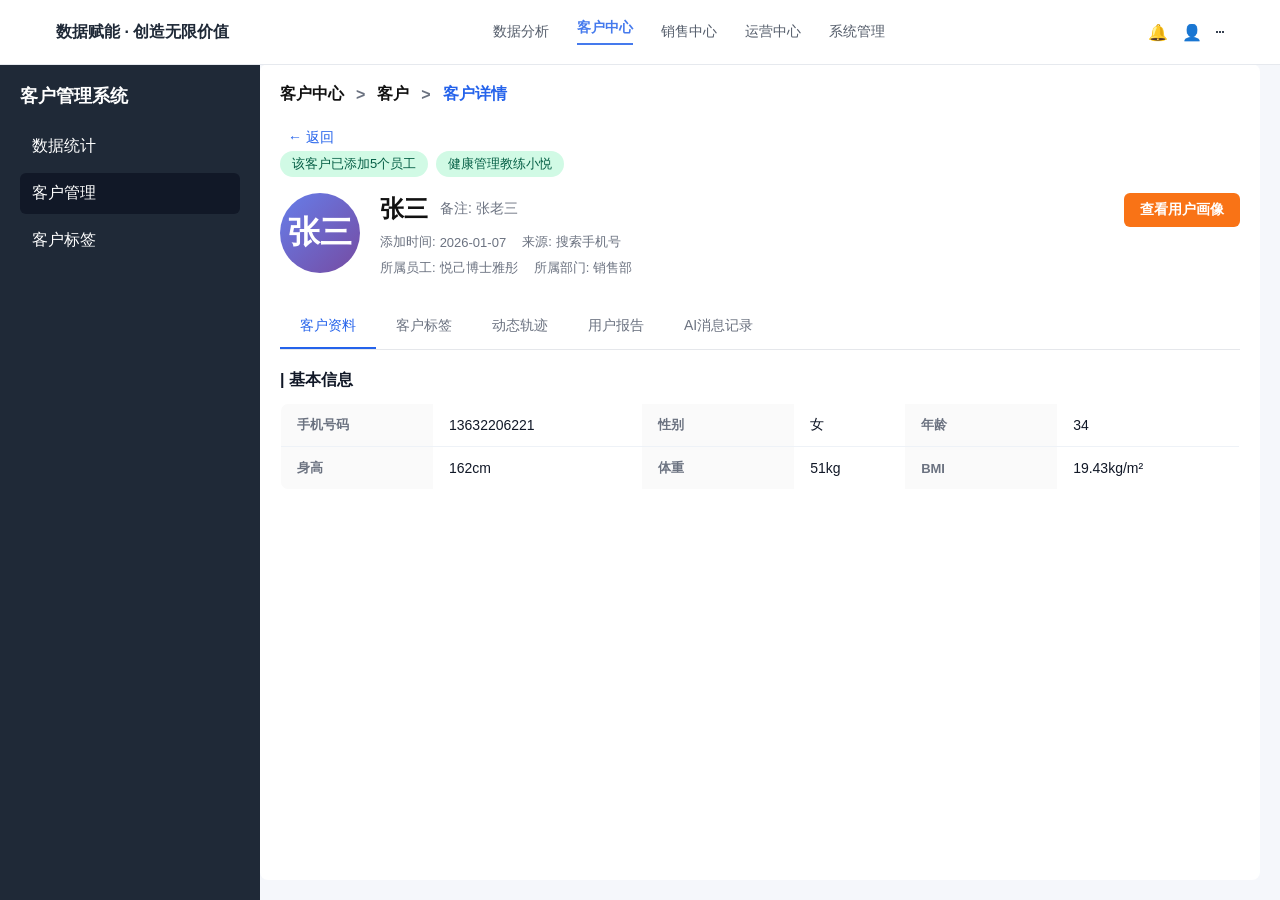
<file: prototype/user-profile.html>
<!doctype html>
<html lang="zh-CN">
<head>
  <meta charset="utf-8" />
  <meta name="viewport" content="width=device-width,initial-scale=1" />
  <title>客户详情页</title>
  <style>
    :root{--bg:#f5f7fb;--nav:#1f2937;--accent:#2563eb;--card:#fff;--muted:#6b7280}
    body{margin:0;font-family:Inter,Segoe UI,Arial;background:var(--bg);color:#111}
    .app{display:flex;height:calc(100vh - 64px);margin-top:64px}
    .topnav{position:fixed;left:0;right:0;top:0;height:64px;background:#fff;border-bottom:1px solid #e6e9ee;display:flex;align-items:center;z-index:50}
    .topnav .topnav-inner{width:1200px;margin:0 auto;display:flex;align-items:center;justify-content:space-between;padding:0 16px;box-sizing:border-box}
    .topnav .logo{font-weight:600;color:#1f2937}
    .topnav .top-links{display:flex;gap:28px;align-items:center}
    .topnav .top-links a{color:#374151;text-decoration:none;font-size:14px;opacity:0.85}
    .topnav .top-links a.active{color:#2563eb;font-weight:600;border-bottom:2px solid #2563eb;padding-bottom:6px}
    .topnav .top-actions{display:flex;gap:14px;align-items:center;color:#374151}
    .sidebar{width:260px;background:var(--nav);color:#fff;padding:20px;box-sizing:border-box}
    .brand{font-weight:700;font-size:18px;margin-bottom:18px}
    .nav{list-style:none;padding:0;margin:0}
    .nav li{padding:10px 12px;border-radius:6px;cursor:pointer;margin-bottom:6px}
    .nav li.active{background:#111827}
    .nav li .sub{list-style:none;padding-left:12px;margin-top:6px;display:none}
    .nav li.open>.sub{display:block}
    .nav li .sub li{padding:6px 12px;border-radius:6px;cursor:pointer;margin-bottom:4px;font-size:13px;background:transparent}
    .nav li .sub li.active{background:rgba(255,255,255,0.06);font-weight:600;color:#fff}
    .content{flex:1;padding:20px;overflow:auto;position:relative;background:#fff;border-radius:8px;margin:0 20px 20px 0}
    .breadcrumb{display:flex;align-items:center;gap:8px;font-size:16px;font-weight:700;color:#111;margin-bottom:20px}
    .breadcrumb-separator{color:#6b7280;margin:0 4px}
    .breadcrumb-current{color:var(--accent)}
    .back-btn{background:transparent;border:none;color:var(--accent);cursor:pointer;font-size:14px;padding:4px 8px;border-radius:4px;display:flex;align-items:center;gap:4px}
    .back-btn:hover{background:#f3f4f6}
    .customer-tags{display:flex;gap:8px;flex-wrap:wrap;margin-bottom:16px}
    .customer-tag{background:#d1fae5;color:#065f46;padding:4px 12px;border-radius:16px;font-size:13px}
    .customer-header{display:flex;align-items:flex-start;gap:20px;margin-bottom:20px;justify-content:space-between}
    .customer-avatar{width:80px;height:80px;border-radius:50%;object-fit:cover}
    .customer-info-main{flex:1;min-width:0}
    .customer-name-row{display:flex;align-items:center;gap:12px;margin-bottom:8px}
    .customer-name{font-size:24px;font-weight:600;margin-bottom:0}
    .customer-subtitle{font-size:14px;color:#6b7280;margin-bottom:0}
    .customer-meta{display:flex;flex-wrap:wrap;gap:16px;margin-bottom:8px}
    .customer-meta-item{display:flex;align-items:center;gap:4px;font-size:13px;color:#6b7280}
    .user-tag{background:#fbbf24;color:#92400e;padding:4px 12px;border-radius:16px;font-size:13px;font-weight:600}
    .user-analysis-btn{background:#f97316;color:#fff;padding:8px 16px;border-radius:6px;font-size:14px;font-weight:600;border:none;cursor:pointer;align-self:flex-start}
    .tabs{display:flex;gap:0;border-bottom:1px solid #e5e7eb;margin-bottom:20px}
    .tab{padding:12px 20px;background:#fff;border:none;color:#6b7280;font-size:14px;cursor:pointer;border-bottom:2px solid transparent}
    .tab:hover{color:#374151}
    .tab.active{color:var(--accent);border-bottom-color:var(--accent)}
    .tab-content{display:none}
    .tab-content.active{display:block}
    .info-table-section{margin-bottom:20px}
    .info-section-title{font-size:16px;font-weight:600;margin-bottom:12px;color:#111827}
    .info-table{width:100%;border-collapse:collapse;border:1px solid #e5e7eb;border-radius:8px;overflow:hidden}
    .info-table th,.info-table td{padding:12px 16px;text-align:left;border-bottom:1px solid #eef2f7}
    .info-table th{background:#fafafa;font-weight:600;color:#6b7280;font-size:13px;width:120px}
    .info-table td{color:#111827;font-size:14px}
    .info-table tr:last-child th,.info-table tr:last-child td{border-bottom:none}
    .query-container{background:#f8fafc;border:1px solid #e2e8f0;border-radius:12px;padding:20px;margin-bottom:20px}
    .query-form{display:flex;flex-wrap:wrap;gap:16px;align-items:flex-end}
    .query-field{display:flex;flex-direction:column;gap:6px}
    .query-field-horiz{display:flex;flex-direction:row;align-items:center;gap:8px}
    .query-label{font-size:13px;color:#64748b;font-weight:500}
    .query-input{padding:10px 14px;border:1px solid #cbd5e1;border-radius:8px;font-size:14px;outline:none;width:180px;transition:border-color 0.2s}
    .query-input:focus{border-color:#2563eb}
    .multi-select{position:relative;width:180px}
    .multi-select-trigger{padding:10px 14px;border:1px solid #cbd5e1;border-radius:8px;font-size:14px;background:#fff;cursor:pointer;display:flex;align-items:center;justify-content:space-between;transition:border-color 0.2s}
    .multi-select-trigger:hover{border-color:#94a3b8}
    .multi-select-trigger::after{content:"";width:0;height:0;border-left:5px solid transparent;border-right:5px solid transparent;border-top:5px solid #64748b;margin-left:8px}
    .multi-select-dropdown{position:absolute;top:calc(100% + 4px);left:0;right:0;background:#fff;border:1px solid #e2e8f0;border-radius:8px;display:none;z-index:100;max-height:240px;overflow-y:auto;box-shadow:0 4px 12px rgba(0,0,0,0.1)}
    .multi-select-dropdown.show{display:block}
    .multi-select-option{padding:10px 14px;cursor:pointer;display:flex;align-items:center;gap:10px;border-bottom:1px solid #f1f5f9}
    .multi-select-option:last-child{border-bottom:none}
    .multi-select-option:hover{background:#f8fafc}
    .multi-select-option input{width:16px;height:16px;accent-color:#2563eb}
    .multi-select-tags{display:flex;flex-wrap:wrap;gap:4px;flex:1;min-width:0}
    .multi-select-tag{background:#e0e7ff;color:#3730a3;padding:2px 8px;border-radius:4px;font-size:12px;font-weight:500;white-space:nowrap}
    .multi-select-tag-close{margin-left:4px;cursor:pointer;opacity:0.7}
    .multi-select-tag-close:hover{opacity:1}
    .query-time-wrap{display:flex;align-items:center;gap:8px}
    .query-time-input{padding:10px 14px;border:1px solid #cbd5e1;border-radius:8px;font-size:14px;outline:none;width:130px;transition:border-color 0.2s}
    .query-time-input:focus{border-color:#2563eb}
    .query-time-sep{color:#64748b;font-size:14px}
    .query-actions{display:flex;gap:8px;margin-left:auto}
    .query-btn{background:#2563eb;color:#fff;border:none;padding:6px 16px;border-radius:6px;font-size:13px;font-weight:500;cursor:pointer;transition:all 0.2s}
    .query-btn:hover{background:#1d4ed8}
    .reset-btn{background:#fff;color:#64748b;border:1px solid #cbd5e1;padding:6px 16px;border-radius:6px;font-size:13px;font-weight:500;cursor:pointer;transition:all 0.2s}
    .reset-btn:hover{background:#f8fafc;color:#475569}
    .segment-control{display:inline-flex;border:1px solid #d1d5db;border-radius:8px;overflow:hidden;margin-bottom:16px}
    .segment-btn{padding:3px 20px;background:#fff;border:none;font-size:14px;font-weight:500;color:#6b7280;cursor:pointer;transition:all 0.2s;text-align:center}
    .segment-btn:not(:last-child){border-right:1px solid #d1d5db}
    .segment-btn:hover{background:#f3f4f6}
    .segment-btn.active{background:#2563eb;color:#fff}
    .tag-section{display:none}
    .tag-section.active{display:block}
    .tag-table{width:100%;border-collapse:collapse;border:1px solid #e5e7eb;border-radius:8px;overflow:hidden;background:#fff;table-layout:fixed;min-width:900px}
    .tag-table th{background:#f9fafb;color:#374151;font-size:12px;font-weight:600;padding:12px 16px;text-align:left;border-bottom:1px solid #e5e7eb;white-space:nowrap}
    .tag-table td{color:#6b7280;font-size:12px;padding:12px 16px;text-align:left;border-bottom:1px solid #e5e7eb;white-space:nowrap;overflow:hidden;text-overflow:ellipsis}
    .tag-table th:nth-child(1),.tag-table td:nth-child(1){width:80px}
    .tag-table th:nth-child(2),.tag-table td:nth-child(2){width:100px;font-size:12px;white-space:normal;overflow:visible;text-overflow:initial}
    .tag-table th:nth-child(3),.tag-table td:nth-child(3){width:80px}
    .tag-table th:nth-child(4),.tag-table td:nth-child(4){width:100px}
    .tag-table th:nth-child(5),.tag-table td:nth-child(5){width:90px}
    .tag-table th:nth-child(6),.tag-table td:nth-child(6){width:100px;overflow:visible;text-overflow:initial;white-space:nowrap}
    .tag-table th:nth-child(6) *,.tag-table td:nth-child(6) *{overflow:visible;text-overflow:initial;white-space:nowrap}
    .tag-table tr:last-child td{border-bottom:none}
    .tag-table tr:hover{background:#f9fafb}
    .status{display:inline-block;padding:4px 12px;border-radius:12px;font-size:12px;font-weight:500}
    .status-normal{background:#d1fae5;color:#065f46}
    .status-expired{background:#f3f4f6;color:#6b7280}
    .status-deleted{background:#fee2e2;color:#b91c1c}
    .status-overridden{background:#fef3c7;color:#92400e}
    .status-merged{background:#e0e7ff;color:#3730a3}
    .action-btn{padding:4px 12px;border-radius:6px;font-size:12px;cursor:pointer;border:1px solid;background:#fff;transition:all 0.2s}
    .action-detail{margin-right:6px;color:#64748b;border-color:#e2e8f0}
    .action-detail:hover{background:#f1f5f9;color:#475569}
    .action-delete{color:#dc2626;border-color:#dc2626}
    .action-delete:hover{background:#dc2626;color:#fff}
    .action-restore{color:#2563eb;border-color:#2563eb}
    .profile-tab{padding:6px 16px;border-radius:6px;font-size:13px;cursor:pointer;border:1px solid #e2e8f0;background:#fff;color:#64748b;transition:all 0.2s}
    .profile-tab.active{background:#2563eb;color:#fff;border-color:#2563eb}
    .profile-tab:disabled{cursor:not-allowed;opacity:0.5;background:#f3f4f6;color:#9ca3af;border-color:#e5e7eb}
    .action-restore:hover{background:#2563eb;color:#fff}
    .add-tag-btn{background:#fff;color:#2563eb;border:1px solid #2563eb;padding:8px 20px;border-radius:8px;font-size:12px;font-weight:500;cursor:pointer;transition:all 0.2s}
    .add-tag-btn:hover{background:#2563eb;color:#fff}
    .tag-count{color:#6b7280;font-size:12px}
    .op-btn{background:#fff;color:#64748b;border:1px solid #e2e8f0;padding:4px 12px;border-radius:6px;font-size:12px;cursor:pointer;margin-right:4px;transition:all 0.2s}
    .op-btn:hover{background:#f1f5f9;color:#475569}
    .op-btn-detail{color:#64748b;border-color:#e2e8f0}
    .op-btn-detail:hover{background:#f1f5f9;color:#475569}
    .op-btn-danger{color:#dc2626}
    .op-btn-danger:hover{background:#fef2f2;color:#b91c1c}
    .op-btn-restore{color:#2563eb;border-color:#2563eb}
    .op-btn-restore:hover{background:#2563eb;color:#fff}
    .op-btn-recover{color:#2563eb}
    .op-btn-recover:hover{background:#eff6ff;color:#1d4ed8}
    .pagination{display:flex;justify-content:space-between;align-items:center;padding:12px 0;font-size:12px}
    .pagination-info{color:#6b7280}
    .pagination-controls{display:flex;align-items:center;gap:8px}
    .page-btn{background:#fff;color:#64748b;border:1px solid #e2e8f0;padding:4px 12px;border-radius:6px;font-size:12px;cursor:pointer}
    .page-btn:hover{background:#f8fafc;color:#475569}
    .page-num{color:#374151;padding:0 8px}
    .page-size{padding:4px 8px;border:1px solid #e2e8f0;border-radius:6px;font-size:12px;color:#374151;background:#fff}
    .modal{display:none;position:fixed;top:0;left:0;right:0;bottom:0;background:rgba(0,0,0,0.5);z-index:200;align-items:center;justify-content:center}
    .modal.show{display:flex}
    .modal-content{background:#fff;border-radius:12px;width:480px;max-width:90%;box-shadow:0 20px 60px rgba(0,0,0,0.2)}
    .modal-header{display:flex;justify-content:space-between;align-items:center;padding:16px 20px;border-bottom:1px solid #e5e7eb}
    .modal-title{font-size:16px;font-weight:600;color:#111}
    .modal-close{font-size:24px;color:#9ca3af;cursor:pointer;line-height:1}
    .modal-close:hover{color:#374151}
    .modal-body{padding:20px;max-height:60vh;overflow-y:auto}
    .form-field{margin-bottom:16px}
    .form-label{font-size:13px;color:#374151;font-weight:500;margin-bottom:6px;display:block}
    .required{color:#dc2626}
    .form-input,.form-select,.form-textarea{width:100%;padding:10px 12px;border:1px solid #d1d5db;border-radius:8px;font-size:13px;box-sizing:border-box}
    .form-textarea{resize:vertical;min-height:80px}
    .form-error{font-size:12px;color:#dc2626;margin-top:4px;display:block;min-height:16px}
    .modal-footer{display:flex;justify-content:flex-end;gap:12px;padding:16px 20px;border-top:1px solid #e5e7eb}
    .modal-btn{padding:8px 20px;border-radius:8px;font-size:14px;font-weight:500;cursor:pointer;transition:all 0.2s}
    .modal-btn-cancel{background:#fff;color:#6b7280;border:1px solid #d1d5db}
    .modal-btn-cancel:hover{background:#f9fafb}
    .modal-btn-confirm{background:#2563eb;color:#fff;border:none}
    .modal-btn-confirm:hover{background:#1d4ed8}
    .confirm-modal-content{width:420px;border-radius:16px}
    .confirm-modal-body{padding:32px 24px;text-align:center}
    .confirm-modal-body p{margin:0;font-size:15px;color:#374151;line-height:1.6}
    .confirm-modal-footer{justify-content:center;padding:20px 24px;border-top:none}
    .confirm-ok-btn{background:#dc2626;color:#fff;border:none;padding:8px 24px;border-radius:8px;font-size:14px;font-weight:500;cursor:pointer}
    .confirm-ok-btn:hover{background:#b91c1c}
    .log-btn{background:#fff;color:#64748b;border:1px solid #e2e8f0;padding:8px 16px;border-radius:8px;font-size:12px;cursor:pointer;transition:all 0.2s}
    .log-btn:hover{background:#f8fafc;color:#475569}
    .export-btn{background:#2563eb;color:#fff;border:none;padding:8px 16px;border-radius:8px;font-size:12px;cursor:pointer;transition:all 0.2s}
    .export-btn:hover{background:#1d4ed8}
    .detail-section{margin-bottom:20px}
    .detail-section-title{font-size:14px;color:#374151;font-weight:600;margin:0 0 12px 0;padding-bottom:8px;border-bottom:1px solid #e5e7eb}
    .detail-info-grid{display:grid;grid-template-columns:1fr 1fr;gap:12px}
    .detail-info-item{display:flex;flex-direction:column;gap:4px}
    .detail-info-label{font-size:12px;color:#6b7280}
    .detail-info-value{font-size:13px;color:#374151}
    .detail-log-container{max-height:200px;overflow-y:auto;border:1px solid #e5e7eb;border-radius:6px}
    .log-modal{height:580px;display:flex;flex-direction:column}
    .log-modal .modal-body.log-modal-body-wrapper{flex:1;overflow:hidden;display:flex;flex-direction:column;padding:0}
    .log-table-container{flex:1;overflow-y:auto;padding:0}
    .log-table{width:100%;border-collapse:collapse;font-size:12px}
    .log-table th{position:sticky;top:0;background:#f9fafb;color:#374151;font-weight:600;padding:10px 16px;text-align:left;border-bottom:1px solid #e5e7eb;white-space:nowrap;z-index:1}
    .log-table td{padding:10px 12px;text-align:left;border-bottom:1px solid #f1f5f9;color:#6b7280}
    .log-type{display:inline-block;padding:2px 8px;border-radius:10px;font-size:11px;font-weight:500}
    .log-type-add{background:#d1fae5;color:#065f46}
    .log-type-edit{background:#dbeafe;color:#1e40af}
    .log-type-delete{background:#fee2e2;color:#b91c1c}
    .log-type-cancel-delete{background:#dbeafe;color:#1e40af}
    .log-type-expire{background:#f3f4f6;color:#6b7280}
    .log-type-restore{background:#fef3c7;color:#92400e}
    .log-type-merge{background:#e9d5ff;color:#7c3aed}
    .log-filter{display:flex;flex-wrap:wrap;gap:12px;align-items:center;padding:12px 16px;background:#f9fafb;border-bottom:1px solid #e5e7eb}
    .log-filter-item{display:flex;align-items:center;gap:6px}
    .log-filter-label{font-size:12px;color:#64748b;white-space:nowrap}
    .log-filter-select{padding:6px 10px;border:1px solid #d1d5db;border-radius:6px;font-size:12px;color:#374151;background:#fff}
    .log-filter-date{padding:6px 10px;border:1px solid #d1d5db;border-radius:6px;font-size:12px;color:#374151;background:#fff}
    .log-filter-sep{font-size:12px;color:#64748b}
    .log-filter-btn{background:#2563eb;color:#fff;border:none;padding:6px 14px;border-radius:6px;font-size:12px;cursor:pointer}
    .log-filter-btn:hover{background:#1d4ed8}
    .log-filter-btn-reset{background:#fff;color:#64748b;border:1px solid #d1d5db;margin-left:4px}
    .log-filter-btn-reset:hover{background:#f8fafc}
    .log-pagination{display:flex;justify-content:space-between;align-items:center;padding:12px 16px;border-top:1px solid #e5e7eb;background:#f9fafb}
    .log-pagination-info{font-size:12px;color:#64748b}
    .log-pagination-controls{display:flex;align-items:center;gap:8px}
    .log-page-btn{background:#fff;color:#374151;border:1px solid #d1d5db;padding:4px 12px;border-radius:6px;font-size:12px;cursor:pointer}
    .log-page-btn:hover{background:#f1f5f9}
    .log-page-btn-disabled{color:#cbd5e1;cursor:not-allowed}
    .log-page-btn-disabled:hover{background:#fff}
    .log-page-input{width:48px;padding:4px 8px;border:1px solid #d1d5db;border-radius:6px;font-size:12px;text-align:center}
    .log-page-sep{font-size:12px;color:#64748b}
    .log-page-total{font-size:12px;color:#64748b}
    .topic-pagination{display:flex;justify-content:space-between;align-items:center;padding:12px 16px;border-top:1px solid #e5e7eb;background:#f9fafb}
    .topic-pagination-left{display:flex;align-items:center;gap:12px}
    .topic-pagination-info{font-size:12px;color:#64748b}
    .topic-pagination-controls{display:flex;align-items:center;gap:8px}
    .topic-page-size-wrapper{display:flex;align-items:center;gap:6px}
    .topic-page-size-label{font-size:12px;color:#64748b}
    .topic-page-size-select{ padding:4px 8px;border:1px solid #d1d5db;border-radius:6px;font-size:12px;background:#fff;cursor:pointer}
    .topic-page-btn{background:#fff;color:#374151;border:1px solid #d1d5db;padding:4px 12px;border-radius:6px;font-size:12px;cursor:pointer}
    .topic-page-btn:hover{background:#f1f5f9}
    .topic-page-btn-disabled{color:#cbd5e1;cursor:not-allowed}
    .topic-page-btn-disabled:hover{background:#fff}
    .topic-page-input{width:48px;padding:4px 8px;border:1px solid #d1d5db;border-radius:6px;font-size:12px;text-align:center}
    .topic-page-total{font-size:12px;color:#64748b}
    .confirm-modal-content .modal-header{border-bottom:none}
    </style>
</head>
<body>
  <header class="topnav">
    <div class="topnav-inner">
      <div class="logo">数据赋能 · 创造无限价值</div>
      <nav class="top-links">
        <a>数据分析</a>
        <a class="active">客户中心</a>
        <a>销售中心</a>
        <a>运营中心</a>
        <a>系统管理</a>
      </nav>
      <div class="top-actions"><span>🔔</span><span>👤</span><span>⋯</span></div>
    </div>
  </header>
  <div class="app">
    <aside class="sidebar">
      <div class="brand">客户管理系统</div>
      <ul class="nav">
        <li>数据统计
          <ul class="sub">
            <li>客户统计</li>
            <li>客户分析</li>
          </ul>
        </li>
        <li class="active">客户管理
          <ul class="sub">
            <li>客户列表</li>
            <li>客户信息</li>
          </ul>
        </li>
        <li>客户标签
          <ul class="sub">
            <li>客户标签</li>
            <li>标签分析</li>
          </ul>
        </li>
      </ul>
    </aside>

    <main class="content">
      <div class="breadcrumb">
        <span>客户中心</span>
        <span class="breadcrumb-separator">></span>
        <span>客户</span>
        <span class="breadcrumb-separator">></span>
        <span class="breadcrumb-current">客户详情</span>
      </div>

      <button class="back-btn">← 返回</button>

      <div class="customer-tags">
        <span class="customer-tag">该客户已添加5个员工</span>
        <span class="customer-tag">健康管理教练小悦</span>
      </div>

      <div class="customer-header">
        <div class="customer-avatar" style="background: linear-gradient(135deg, #667eea 0%, #764ba2 100%); display: flex; align-items: center; justify-content: center; color: white; font-size: 32px; font-weight: bold;">张三</div>
        <div class="customer-info-main">
          <div class="customer-name-row">
            <div class="customer-name">张三</div>
            <div class="customer-subtitle">备注: 张老三</div>
          </div>
          <div class="customer-meta">
            <div class="customer-meta-item"><span>添加时间:</span><span>2026-01-07</span></div>
            <div class="customer-meta-item"><span>来源:</span><span>搜索手机号</span></div>
          </div>
          <div class="customer-meta">
            <div class="customer-meta-item"><span>所属员工:</span><span>悦己博士雅彤</span></div>
            <div class="customer-meta-item"><span>所属部门:</span><span>销售部</span></div>
          </div>
        </div>
        <button class="user-analysis-btn">查看用户画像</button>
      </div>

      <div class="tabs">
        <button class="tab active" data-tab="customer-profile">客户资料</button>
        <button class="tab" data-tab="customer-tags">客户标签</button>
        <button class="tab" data-tab="dynamic-trail">动态轨迹</button>
        <button class="tab" data-tab="user-report">用户报告</button>
        <button class="tab" data-tab="ai-message">AI消息记录</button>
      </div>

      <div id="customer-profile" class="tab-content active">
        <div class="info-table-section">
          <div class="info-section-title">| 基本信息</div>
          <table class="info-table">
            <tr>
              <th>手机号码</th><td>13632206221</td>
              <th>性别</th><td>女</td>
              <th>年龄</th><td>34</td>
            </tr>
            <tr>
              <th>身高</th><td>162cm</td>
              <th>体重</th><td>51kg</td>
              <th>BMI</th><td>19.43kg/m²</td>
            </tr>
          </table>
        </div>
      </div>

      <div id="customer-tags" class="tab-content">
        <div class="segment-control">
          <button class="segment-btn active" data-section="free-tags">对话自由标签</button>
          <button class="segment-btn" data-section="topic-tags">话题标签</button>
        </div>

        <div id="free-tags" class="tag-section active">
          <div class="query-container">
            <div class="query-form">
              <div style="display:flex;flex-wrap:wrap;gap:16px;align-items:flex-end;width:100%;">
                <div class="query-field" style="flex:0 0 100%;">
                  <label class="query-label">关键词</label>
                  <input type="text" class="query-input" placeholder="输入标签关键词，支持模糊匹配，多个关键词用中文逗号隔开" style="width:500px;"/>
                </div>
              </div>
              <div style="display:flex;flex-wrap:wrap;gap:16px;align-items:flex-end;width:100%;margin-top:12px;">
                <div class="query-field">
                  <label class="query-label">标签分类</label>
                  <div class="multi-select" data-field="category">
                    <div class="multi-select-trigger"><div class="multi-select-tags"><span style="color:#9ca3af;font-size:13px;">全部</span></div></div>
                    <div class="multi-select-dropdown">
                      <div class="multi-select-option"><label><input type="checkbox" value="日常节律" />日常节律</label></div>
                      <div class="multi-select-option"><label><input type="checkbox" value="情绪心理" />情绪心理</label></div>
                      <div class="multi-select-option"><label><input type="checkbox" value="运动活动" />运动活动</label></div>
                      <div class="multi-select-option"><label><input type="checkbox" value="体感" />体感</label></div>
                      <div class="multi-select-option"><label><input type="checkbox" value="医疗健康" />医疗健康</label></div>
                      <div class="multi-select-option"><label><input type="checkbox" value="生活事件" />生活事件</label></div>
                      <div class="multi-select-option"><label><input type="checkbox" value="行动计划" />行动计划</label></div>
                      <div class="multi-select-option"><label><input type="checkbox" value="人口属性" />人口属性</label></div>
                    </div>
                  </div>
                </div>
                <div class="query-field">
                  <label class="query-label">聊天对象</label>
                  <div class="multi-select" data-field="source">
                    <div class="multi-select-trigger"><div class="multi-select-tags"><span style="color:#9ca3af;font-size:13px;">全部</span></div></div>
                    <div class="multi-select-dropdown">
                      <div class="multi-select-option"><label><input type="checkbox" value="AI溯华悦己" />AI溯华悦己</label></div>
                      <div class="multi-select-option"><label><input type="checkbox" value="AI溯华悠护" />AI溯华悠护</label></div>
                    </div>
                  </div>
                </div>
                <div class="query-field">
                  <label class="query-label">关注度</label>
                  <div class="multi-select" data-field="priority">
                    <div class="multi-select-trigger"><div class="multi-select-tags"><span style="color:#9ca3af;font-size:13px;">全部</span></div></div>
                    <div class="multi-select-dropdown">
                      <div class="multi-select-option"><label><input type="checkbox" value="高" checked />高</label></div>
                      <div class="multi-select-option"><label><input type="checkbox" value="中" checked />中</label></div>
                      <div class="multi-select-option"><label><input type="checkbox" value="低" />低</label></div>
                    </div>
                  </div>
                </div>
                <div class="query-field">
                  <label class="query-label">状态</label>
                  <div class="multi-select" data-field="status">
                    <div class="multi-select-trigger"><div class="multi-select-tags"><span style="color:#9ca3af;font-size:13px;">全部</span></div></div>
                    <div class="multi-select-dropdown">
                      <div class="multi-select-option"><label><input type="checkbox" value="正常" checked />正常</label></div>
                      <div class="multi-select-option"><label><input type="checkbox" value="已失效" />已失效</label></div>
                      <div class="multi-select-option"><label><input type="checkbox" value="已删除" />已删除</label></div>
                      <div class="multi-select-option"><label><input type="checkbox" value="已合并" />已合并</label></div>
                    </div>
                  </div>
                </div>
              </div>
              <div style="display:flex;flex-wrap:wrap;gap:16px;align-items:flex-end;width:100%;margin-top:12px;">
                <div class="query-field">
                  <label class="query-label">创建时间</label>
                  <div class="query-field-horiz">
                    <input type="date" class="query-time-input" value=""/>
                    <span class="query-time-sep">至</span>
                    <input type="date" class="query-time-input" value=""/>
                  </div>
                </div>
                <div class="query-field">
                  <label class="query-label">失效时间</label>
                  <div class="query-field-horiz">
                    <input type="date" class="query-time-input" id="expireTimeStart" value=""/>
                    <span class="query-time-sep">至</span>
                    <input type="date" class="query-time-input" id="expireTimeEnd" value=""/>
                  </div>
                </div>
                <div class="query-actions">
                  <button class="query-btn">查询</button>
                  <button class="reset-btn">重置</button>
                </div>
              </div>
            </div>
          </div>

          <div style="display:flex;justify-content:flex-end;align-items:center;margin-bottom:12px;gap:8px;">
            <button class="add-tag-btn">+ 新增标签</button>
            <button class="export-btn" id="exportTagsBtn">导出标签</button>
            <button class="log-btn" id="viewLogBtn">查看日志</button>
          </div>

          <div style="overflow-x:auto;">
          <table class="tag-table">
            <thead>
              <tr>
                <th>标签名称</th>
                <th>标签分类</th>
                <th>关注度</th>
                <th>聊天对象</th>
                <th>状态</th>
                <th>创建时间</th>
                <th>失效时间</th>
                <th>操作</th>
              </tr>
            </thead>
            <tbody>
              <tr>
                <td>经常锻炼</td>
                <td>运动活动</td>
                <td><span style="background:#fce7f3;color:#be185d;padding:2px 8px;border-radius:10px;font-size:12px;">高</span></td>
                <td><span style="background:#dbeafe;color:#1e40af;padding:2px 8px;border-radius:10px;font-size:12px;">AI溯华悦己</span></td>
                <td><span class="status status-normal">正常</span></td>
                <td>2026-04-20</td>
                <td>2026-05-20</td>
                <td><button class="op-btn op-btn-detail">详情</button><button class="op-btn">修改</button><button class="op-btn op-btn-danger">删除</button></td>
              </tr>
              <tr>
                <td>睡眠质量差</td>
                <td>体感</td>
                <td><span style="background:#fef3c7;color:#92400e;padding:2px 8px;border-radius:10px;font-size:12px;">中</span></td>
                <td><span style="background:#dbeafe;color:#1e40af;padding:2px 8px;border-radius:10px;font-size:12px;">AI溯华悦己</span></td>
                <td><span class="status status-normal">正常</span></td>
                <td>2026-04-19</td>
                <td>2026-06-18</td>
                <td><button class="op-btn op-btn-detail">详情</button><button class="op-btn">修改</button><button class="op-btn op-btn-danger">删除</button></td>
              </tr>
              <tr>
                <td>饮食偏清淡</td>
                <td>日常节律</td>
                <td><span style="background:#fef3c7;color:#92400e;padding:2px 8px;border-radius:10px;font-size:12px;">中</span></td>
                <td><span style="background:#dbeafe;color:#1e40af;padding:2px 8px;border-radius:10px;font-size:12px;">AI溯华悦己</span></td>
                <td><span class="status status-expired">已失效</span></td>
                <td>2026-04-10</td>
                <td>2026-04-25</td>
                <td><button class="op-btn op-btn-detail">详情</button><button class="op-btn">修改</button></td>
              </tr>
              <tr>
                <td>压力较大</td>
                <td>情绪心理</td>
                <td><span style="background:#fce7f3;color:#be185d;padding:2px 8px;border-radius:10px;font-size:12px;">高</span></td>
                <td><span style="background:#dbeafe;color:#1e40af;padding:2px 8px;border-radius:10px;font-size:12px;">AI溯华悠护</span></td>
                <td><span class="status status-merged">已合并</span></td>
                <td>2026-04-18</td>
                <td>2026-06-02</td>
                <td><button class="op-btn op-btn-detail">详情</button><button class="op-btn">修改</button><button class="op-btn op-btn-recover">恢复</button></td>
              </tr>
              <tr>
                <td>久坐不动</td>
                <td>运动活动</td>
                <td><span style="background:#d1fae5;color:#065f46;padding:2px 8px;border-radius:10px;font-size:12px;">低</span></td>
                <td><span style="background:#dbeafe;color:#1e40af;padding:2px 8px;border-radius:10px;font-size:12px;">AI溯华悠护</span></td>
                <td><span class="status status-normal">正常</span></td>
                <td>2026-04-12</td>
                <td>2026-07-11</td>
                <td><button class="op-btn op-btn-detail">详情</button><button class="op-btn">修改</button><button class="op-btn op-btn-danger">删除</button></td>
              </tr>
              <tr>
                <td>血压偏高</td>
                <td>医疗健康</td>
                <td><span style="background:#fce7f3;color:#be185d;padding:2px 8px;border-radius:10px;font-size:12px;">高</span></td>
                <td><span style="background:#dbeafe;color:#1e40af;padding:2px 8px;border-radius:10px;font-size:12px;">AI溯华悠护</span></td>
                <td><span class="status status-normal">正常</span></td>
                <td>2026-04-15</td>
                <td>2026-07-14</td>
                <td><button class="op-btn op-btn-detail">详情</button><button class="op-btn">修改</button><button class="op-btn op-btn-danger">删除</button></td>
              </tr>
              <tr>
                <td>经常熬夜</td>
                <td>日常节律</td>
                <td><span style="background:#fef3c7;color:#92400e;padding:2px 8px;border-radius:10px;font-size:12px;">中</span></td>
                <td><span style="background:#dbeafe;color:#1e40af;padding:2px 8px;border-radius:10px;font-size:12px;">AI溯华悦己</span></td>
                <td><span class="status status-normal">正常</span></td>
                <td>2026-04-11</td>
                <td>2026-06-10</td>
                <td><button class="op-btn op-btn-detail">详情</button><button class="op-btn">修改</button><button class="op-btn op-btn-danger">删除</button></td>
              </tr>
              <tr>
                <td>焦虑情绪</td>
                <td>情绪心理</td>
                <td><span style="background:#fce7f3;color:#be185d;padding:2px 8px;border-radius:10px;font-size:12px;">高</span></td>
                <td><span style="background:#dbeafe;color:#1e40af;padding:2px 8px;border-radius:10px;font-size:12px;">AI溯华悠护</span></td>
                <td><span class="status status-normal">正常</span></td>
                <td>2026-04-17</td>
                <td>2026-06-16</td>
                <td><button class="op-btn op-btn-detail">详情</button><button class="op-btn">修改</button><button class="op-btn op-btn-danger">删除</button></td>
              </tr>
              <tr>
                <td>计划体检</td>
                <td>行动计划</td>
                <td><span style="background:#d1fae5;color:#065f46;padding:2px 8px;border-radius:10px;font-size:12px;">低</span></td>
                <td><span style="background:#dbeafe;color:#1e40af;padding:2px 8px;border-radius:10px;font-size:12px;">AI溯华悠护</span></td>
                <td><span class="status status-normal">正常</span></td>
                <td>2026-04-14</td>
                <td>2026-07-13</td>
                <td><button class="op-btn op-btn-detail">详情</button><button class="op-btn">修改</button><button class="op-btn op-btn-danger">删除</button></td>
              </tr>
              <tr>
                <td>近期出差多</td>
                <td>生活事件</td>
                <td><span style="background:#fef3c7;color:#92400e;padding:2px 8px;border-radius:10px;font-size:12px;">中</span></td>
                <td><span style="background:#dbeafe;color:#1e40af;padding:2px 8px;border-radius:10px;font-size:12px;">AI溯华悠护</span></td>
                <td><span class="status status-normal">正常</span></td>
                <td>2026-04-13</td>
                <td>2026-06-12</td>
                <td><button class="op-btn op-btn-detail">详情</button><button class="op-btn">修改</button><button class="op-btn op-btn-danger">删除</button></td>
              </tr>
              <tr>
                <td>白领一族</td>
                <td>人口属性</td>
                <td><span style="background:#fef3c7;color:#92400e;padding:2px 8px;border-radius:10px;font-size:12px;">中</span></td>
                <td><span style="background:#dbeafe;color:#1e40af;padding:2px 8px;border-radius:10px;font-size:12px;">AI溯华悦己</span></td>
                <td><span class="status status-normal">正常</span></td>
                <td>2026-04-16</td>
                <td>2026-06-15</td>
                <td><button class="op-btn op-btn-detail">详情</button><button class="op-btn">修改</button><button class="op-btn op-btn-danger">删除</button></td>
              </tr>
              <tr>
                <td>偶有头痛</td>
                <td>体感</td>
                <td><span style="background:#d1fae5;color:#065f46;padding:2px 8px;border-radius:10px;font-size:12px;">低</span></td>
                <td><span style="background:#dbeafe;color:#1e40af;padding:2px 8px;border-radius:10px;font-size:12px;">AI溯华悠护</span></td>
                <td><span class="status status-normal">正常</span></td>
                <td>2026-04-21</td>
                <td>2026-06-20</td>
                <td><button class="op-btn op-btn-detail">详情</button><button class="op-btn">修改</button><button class="op-btn op-btn-danger">删除</button></td>
              </tr>
              <tr>
                <td>用药记录</td>
                <td>医疗健康</td>
                <td><span style="background:#fef3c7;color:#92400e;padding:2px 8px;border-radius:10px;font-size:12px;">中</span></td>
                <td><span style="background:#dbeafe;color:#1e40af;padding:2px 8px;border-radius:10px;font-size:12px;">AI溯华悦己</span></td>
                <td><span class="status status-merged">已合并</span></td>
                <td>2026-04-22</td>
                <td>2026-06-21</td>
                <td><button class="op-btn op-btn-detail">详情</button><button class="op-btn">修改</button><button class="op-btn op-btn-recover">恢复</button></td>
              </tr>
              <tr>
                <td>工作压力大</td>
                <td>情绪心理</td>
                <td><span style="background:#fce7f3;color:#be185d;padding:2px 8px;border-radius:10px;font-size:12px;">高</span></td>
                <td><span style="background:#dbeafe;color:#1e40af;padding:2px 8px;border-radius:10px;font-size:12px;">AI溯华悠护</span></td>
                <td><span class="status status-deleted">已删除</span></td>
                <td>2026-04-08</td>
                <td>2026-06-07</td>
                <td><button class="op-btn op-btn-detail">详情</button><button class="op-btn">修改</button><button class="op-btn op-btn-restore">取消删除</button></td>
              </tr>
              <tr>
                <td>计划减重</td>
                <td>行动计划</td>
                <td><span style="background:#d1fae5;color:#065f46;padding:2px 8px;border-radius:10px;font-size:12px;">低</span></td>
                <td><span style="background:#dbeafe;color:#1e40af;padding:2px 8px;border-radius:10px;font-size:12px;">AI溯华悠护</span></td>
                <td><span class="status status-normal">正常</span></td>
                <td>2026-04-23</td>
                <td>2026-06-22</td>
                <td><button class="op-btn op-btn-detail">详情</button><button class="op-btn">修改</button><button class="op-btn op-btn-danger">删除</button></td>
              </tr>
              <tr>
                <td>饮食不规律</td>
                <td>日常节律</td>
                <td><span style="background:#fef3c7;color:#92400e;padding:2px 8px;border-radius:10px;font-size:12px;">中</span></td>
                <td><span style="background:#dbeafe;color:#1e40af;padding:2px 8px;border-radius:10px;font-size:12px;">AI溯华悠护</span></td>
                <td><span class="status status-expired">已失效</span></td>
                <td>2026-04-09</td>
                <td>2026-05-09</td>
                <td><button class="op-btn op-btn-detail">详情</button><button class="op-btn">修改</button></td>
              </tr>
              <tr>
                <td>偶尔运动</td>
                <td>运动活动</td>
                <td><span style="background:#d1fae5;color:#065f46;padding:2px 8px;border-radius:10px;font-size:12px;">低</span></td>
                <td><span style="background:#dbeafe;color:#1e40af;padding:2px 8px;border-radius:10px;font-size:12px;">AI溯华悠护</span></td>
                <td><span class="status status-normal">正常</span></td>
                <td>2026-04-24</td>
                <td>2026-06-23</td>
                <td><button class="op-btn op-btn-detail">详情</button><button class="op-btn">修改</button><button class="op-btn op-btn-danger">删除</button></td>
              </tr>
              <tr>
                <td>体检异常</td>
                <td>医疗健康</td>
                <td><span style="background:#fce7f3;color:#be185d;padding:2px 8px;border-radius:10px;font-size:12px;">高</span></td>
                <td><span style="background:#dbeafe;color:#1e40af;padding:2px 8px;border-radius:10px;font-size:12px;">AI溯华悦己</span></td>
                <td><span class="status status-normal">正常</span></td>
                <td>2026-04-25</td>
                <td>2026-06-24</td>
                <td><button class="op-btn op-btn-detail">详情</button><button class="op-btn">修改</button><button class="op-btn op-btn-danger">删除</button></td>
              </tr>
              <tr>
                <td>已婚已育</td>
                <td>人口属性</td>
                <td><span style="background:#fef3c7;color:#92400e;padding:2px 8px;border-radius:10px;font-size:12px;">中</span></td>
                <td><span style="background:#dbeafe;color:#1e40af;padding:2px 8px;border-radius:10px;font-size:12px;">AI溯华悦己</span></td>
                <td><span class="status status-normal">正常</span></td>
                <td>2026-04-26</td>
                <td>2026-06-25</td>
                <td><button class="op-btn op-btn-detail">详情</button><button class="op-btn">修改</button><button class="op-btn op-btn-danger">删除</button></td>
              </tr>
              <tr>
                <td>家庭聚餐</td>
                <td>生活事件</td>
                <td><span style="background:#d1fae5;color:#065f46;padding:2px 8px;border-radius:10px;font-size:12px;">低</span></td>
                <td><span style="background:#dbeafe;color:#1e40af;padding:2px 8px;border-radius:10px;font-size:12px;">AI溯华悠护</span></td>
                <td><span class="status status-normal">正常</span></td>
                <td>2026-04-27</td>
                <td>2026-06-26</td>
                <td><button class="op-btn op-btn-detail">详情</button><button class="op-btn">修改</button><button class="op-btn op-btn-danger">删除</button></td>
              </tr>
            </tbody>
          </table>
          </div>

          <div class="pagination">
            <span class="pagination-info">共 <span id="total-count">20</span> 个标签</span>
            <div class="pagination-controls">
              <button class="page-btn">上一页</button>
              <span class="page-num">1 / 1</span>
              <button class="page-btn">下一页</button>
              <select class="page-size">
                <option value="10" selected>10条/页</option>
                <option value="20">20条/页</option>
                <option value="50">50条/页</option>
              </select>
            </div>
          </div>
        </div>

        <div id="topic-tags" class="tag-section">
          <div class="query-container">
            <div class="query-form">
              <div style="display:flex;flex-wrap:wrap;gap:16px;align-items:flex-end;width:100%;">
                <div class="query-field" style="flex:0 0 100%;">
                  <label class="query-label">关键词</label>
                  <input type="text" class="query-input" placeholder="输入标签关键词，支持模糊匹配，多个关键词用中文逗号隔开" style="width:500px;"/>
                </div>
              </div>
              <div style="display:flex;flex-wrap:wrap;gap:16px;align-items:flex-end;width:100%;margin-top:12px;">
                <div class="query-field">
                  <label class="query-label">分类</label>
                  <div class="multi-select" data-field="topic-category">
                    <div class="multi-select-trigger"><div class="multi-select-tags"><span style="color:#9ca3af;font-size:13px;">全部</span></div></div>
                    <div class="multi-select-dropdown">
                      <div class="multi-select-option"><label><input type="checkbox" value="报告解读" />报告解读</label></div>
                      <div class="multi-select-option"><label><input type="checkbox" value="生活方式输入" />生活方式输入</label></div>
                      <div class="multi-select-option"><label><input type="checkbox" value="健康管理诉求" />健康管理诉求</label></div>
                      <div class="multi-select-option"><label><input type="checkbox" value="产品与功能反馈" />产品与功能反馈</label></div>
                      <div class="multi-select-option"><label><input type="checkbox" value="知识获取" />知识获取</label></div>
                      <div class="multi-select-option"><label><input type="checkbox" value="当前健康与情绪状态" />当前健康与情绪状态</label></div>
                    </div>
                  </div>
                </div>
                <div class="query-field">
                  <label class="query-label">来源</label>
                  <div class="multi-select" data-field="topic-source">
                    <div class="multi-select-trigger"><div class="multi-select-tags"><span style="color:#9ca3af;font-size:13px;">全部</span></div></div>
                    <div class="multi-select-dropdown">
                      <div class="multi-select-option"><label><input type="checkbox" value="AI溯华悦己" />AI溯华悦己</label></div>
                      <div class="multi-select-option"><label><input type="checkbox" value="AI溯华悠护" />AI溯华悠护</label></div>
                      <div class="multi-select-option"><label><input type="checkbox" value="私聊" />私聊</label></div>
                      <div class="multi-select-option"><label><input type="checkbox" value="群聊" />群聊</label></div>
                    </div>
                  </div>
                </div>
                <div class="query-field">
                  <label class="query-label">状态</label>
                  <div class="multi-select" data-field="topic-status">
                    <div class="multi-select-trigger"><div class="multi-select-tags"><span>正常</span></div></div>
                    <div class="multi-select-dropdown">
                      <div class="multi-select-option"><label><input type="checkbox" value="正常" checked />正常</label></div>
                      <div class="multi-select-option"><label><input type="checkbox" value="已删除" />已删除</label></div>
                    </div>
                  </div>
                </div>
              </div>
              <div style="display:flex;flex-wrap:wrap;gap:16px;align-items:flex-end;width:100%;margin-top:12px;">
                <div class="query-field">
                  <label class="query-label">创建时间</label>
                  <div class="query-field-horiz">
                    <input type="date" class="query-time-input" value=""/>
                    <span class="query-time-sep">至</span>
                    <input type="date" class="query-time-input" value=""/>
                  </div>
                </div>
                <div class="query-actions">
                  <button class="query-btn">查询</button>
                  <button class="reset-btn">重置</button>
                </div>
              </div>
            </div>
          </div>

          <div style="display:flex;justify-content:flex-end;align-items:center;gap:8px;margin-bottom:12px;">
            <button class="export-btn" id="exportTopicTagsBtn">导出标签</button>
            <button class="log-btn" id="viewTopicLogBtn">查看日志</button>
          </div>

          <div style="overflow-x:auto;">
          <table class="tag-table">
            <thead>
              <tr>
                <th>标签名称</th>
                <th>分类</th>
                <th>来源</th>
                <th>状态</th>
                <th>创建时间</th>
                <th>操作</th>
              </tr>
            </thead>
            <tbody>
              <tr>
                <td>健康咨询</td>
                <td>报告解读</td>
                <td><span style="background:#dbeafe;color:#1e40af;padding:2px 8px;border-radius:10px;font-size:12px;">AI溯华悦己</span></td>
                <td><span class="status status-normal">正常</span></td>
                <td>2026-04-20</td>
                <td><button class="action-btn action-detail">详情</button><button class="action-btn action-delete">删除</button></td>
              </tr>
              <tr>
                <td>产品使用</td>
                <td>产品与功能反馈</td>
                <td><span style="background:#f3f4f6;color:#6b7280;padding:2px 8px;border-radius:10px;font-size:12px;">AI溯华悠护</span></td>
                <td><span class="status status-normal">正常</span></td>
                <td>2026-04-19</td>
                <td><button class="action-btn action-detail">详情</button><button class="action-btn action-delete">删除</button></td>
              </tr>
              <tr>
                <td>售后服务</td>
                <td>知识获取</td>
                <td><span style="background:#dbeafe;color:#1e40af;padding:2px 8px;border-radius:10px;font-size:12px;">AI溯华悦己</span></td>
                <td><span class="status status-normal">正常</span></td>
                <td>2026-04-18</td>
                <td><button class="action-btn action-detail">详情</button><button class="action-btn action-delete">删除</button></td>
              </tr>
              <tr>
                <td>投诉处理</td>
                <td>当前健康与情绪状态</td>
                <td><span style="background:#fce7f3;color:#be185d;padding:2px 8px;border-radius:10px;font-size:12px;">私聊</span></td>
                <td><span class="status status-deleted">已删除</span></td>
                <td>2026-04-15</td>
                <td><button class="action-btn action-detail">详情</button><button class="action-btn action-restore">取消删除</button></td>
              </tr>
              <tr>
                <td>退换货咨询</td>
                <td>产品与功能反馈</td>
                <td><span style="background:#fef3c7;color:#92400e;padding:2px 8px;border-radius:10px;font-size:12px;">群聊</span></td>
                <td><span class="status status-normal">正常</span></td>
                <td>2026-04-14</td>
                <td><button class="action-btn action-detail">详情</button><button class="action-btn action-delete">删除</button></td>
              </tr>
              <tr>
                <td>活动咨询</td>
                <td>生活方式输入</td>
                <td><span style="background:#dbeafe;color:#1e40af;padding:2px 8px;border-radius:10px;font-size:12px;">AI溯华悦己</span></td>
                <td><span class="status status-normal">正常</span></td>
                <td>2026-04-13</td>
                <td><button class="action-btn action-detail">详情</button><button class="action-btn action-delete">删除</button></td>
              </tr>
              <tr>
                <td>会员权益</td>
                <td>健康管理诉求</td>
                <td><span style="background:#f3f4f6;color:#6b7280;padding:2px 8px;border-radius:10px;font-size:12px;">AI溯华悠护</span></td>
                <td><span class="status status-normal">正常</span></td>
                <td>2026-04-12</td>
                <td><button class="action-btn action-detail">详情</button><button class="action-btn action-delete">删除</button></td>
              </tr>
              <tr>
                <td>物流查询</td>
                <td>生活方式输入</td>
                <td><span style="background:#fce7f3;color:#be185d;padding:2px 8px;border-radius:10px;font-size:12px;">私聊</span></td>
                <td><span class="status status-normal">正常</span></td>
                <td>2026-04-11</td>
                <td><button class="action-btn action-detail">详情</button><button class="action-btn action-delete">删除</button></td>
              </tr>
              <tr>
                <td>优惠券使用</td>
                <td>产品与功能反馈</td>
                <td><span style="background:#dbeafe;color:#1e40af;padding:2px 8px;border-radius:10px;font-size:12px;">AI溯华悦己</span></td>
                <td><span class="status status-normal">正常</span></td>
                <td>2026-04-10</td>
                <td><button class="action-btn action-detail">详情</button><button class="action-btn action-delete">删除</button></td>
              </tr>
              <tr>
                <td>产品建议</td>
                <td>产品与功能反馈</td>
                <td><span style="background:#fef3c7;color:#92400e;padding:2px 8px;border-radius:10px;font-size:12px;">群聊</span></td>
                <td><span class="status status-normal">正常</span></td>
                <td>2026-04-09</td>
                <td><button class="action-btn action-detail">详情</button><button class="action-btn action-delete">删除</button></td>
              </tr>
              <tr>
                <td>发票问题</td>
                <td>知识获取</td>
                <td><span style="background:#f3f4f6;color:#6b7280;padding:2px 8px;border-radius:10px;font-size:12px;">AI溯华悠护</span></td>
                <td><span class="status status-normal">正常</span></td>
                <td>2026-04-08</td>
                <td><button class="action-btn action-detail">详情</button><button class="action-btn action-delete">删除</button></td>
              </tr>
              <tr>
                <td>账单咨询</td>
                <td>生活方式输入</td>
                <td><span style="background:#fce7f3;color:#be185d;padding:2px 8px;border-radius:10px;font-size:12px;">私聊</span></td>
                <td><span class="status status-normal">正常</span></td>
                <td>2026-04-07</td>
                <td><button class="action-btn action-detail">详情</button><button class="action-btn action-delete">删除</button></td>
              </tr>
              <tr>
                <td>积分兑换</td>
                <td>健康管理诉求</td>
                <td><span style="background:#dbeafe;color:#1e40af;padding:2px 8px;border-radius:10px;font-size:12px;">AI溯华悦己</span></td>
                <td><span class="status status-normal">正常</span></td>
                <td>2026-04-06</td>
                <td><button class="action-btn action-detail">详情</button><button class="action-btn action-delete">删除</button></td>
              </tr>
              <tr>
                <td>预约服务</td>
                <td>健康管理诉求</td>
                <td><span style="background:#fef3c7;color:#92400e;padding:2px 8px;border-radius:10px;font-size:12px;">群聊</span></td>
                <td><span class="status status-normal">正常</span></td>
                <td>2026-04-05</td>
                <td><button class="action-btn action-detail">详情</button><button class="action-btn action-delete">删除</button></td>
              </tr>
              <tr>
                <td>投诉反馈</td>
                <td>当前健康与情绪状态</td>
                <td><span style="background:#dbeafe;color:#1e40af;padding:2px 8px;border-radius:10px;font-size:12px;">AI溯华悦己</span></td>
                <td><span class="status status-deleted">已删除</span></td>
                <td>2026-04-04</td>
                <td><button class="action-btn action-detail">详情</button><button class="action-btn action-restore">取消删除</button></td>
              </tr>
            </tbody>
          </table>

          <div class="topic-pagination">
            <div class="topic-pagination-left">
              <span class="topic-pagination-info">共14条记录</span>
              <div class="topic-page-size-wrapper">
                <span class="topic-page-size-label">每页</span>
                <select class="topic-page-size-select" id="topicPageSizeSelect">
                  <option value="5">5</option>
                  <option value="10" selected>10</option>
                  <option value="20">20</option>
                  <option value="50">50</option>
                </select>
                <span class="topic-page-size-label">条</span>
              </div>
            </div>
            <div class="topic-pagination-controls">
              <span class="topic-pagination-info">第<span id="topicCurrentPage">1</span>/<span class="topic-page-total">2</span>页</span>
              <button class="topic-page-btn topic-page-btn-disabled" id="topicPrevBtn">上一页</button>
              <input type="number" class="topic-page-input" id="topicPageInput" value="1" min="1" max="2" />
              <button class="topic-page-btn" id="topicNextBtn">下一页</button>
            </div>
          </div>
        </div>
      </div>

      <div id="dynamic-trail" class="tab-content"></div>
      <div id="user-report" class="tab-content"></div>
      <div id="ai-message" class="tab-content"></div>
    </main>
  </div>

  <script>
    document.addEventListener('DOMContentLoaded', function() {
      const today = new Date();
      const oneYearAgo = new Date();
      oneYearAgo.setFullYear(today.getFullYear() - 1);

      const formatDate = (d) => {
        const year = d.getFullYear();
        const month = String(d.getMonth() + 1).padStart(2, '0');
        const day = String(d.getDate()).padStart(2, '0');
        return year + '-' + month + '-' + day;
      };

      

      const tabs = document.querySelectorAll('.tab');
      const tabContents = document.querySelectorAll('.tab-content');

      tabs.forEach(tab => {
        tab.addEventListener('click', function() {
          const tabId = this.dataset.tab;
          tabs.forEach(t => t.classList.remove('active'));
          this.classList.add('active');
          tabContents.forEach(content => content.classList.remove('active'));
          document.getElementById(tabId).classList.add('active');
        });
      });

      const segmentBtns = document.querySelectorAll('.segment-btn');
      const tagSections = document.querySelectorAll('.tag-section');

      segmentBtns.forEach(btn => {
        btn.addEventListener('click', function() {
          const sectionId = this.dataset.section;
          segmentBtns.forEach(b => b.classList.remove('active'));
          this.classList.add('active');
          tagSections.forEach(section => section.classList.remove('active'));
          document.getElementById(sectionId).classList.add('active');
        });
      });

      const multiSelects = document.querySelectorAll('.multi-select');
      multiSelects.forEach(multiSelect => {
        const trigger = multiSelect.querySelector('.multi-select-trigger');
        const dropdown = multiSelect.querySelector('.multi-select-dropdown');
        const checkboxes = multiSelect.querySelectorAll('input[type="checkbox"]');

        trigger.addEventListener('click', function(e) {
          e.stopPropagation();
          document.querySelectorAll('.multi-select-dropdown.show').forEach(d => {
            if (d !== dropdown) d.classList.remove('show');
          });
          dropdown.classList.toggle('show');
        });

        checkboxes.forEach(checkbox => {
          checkbox.addEventListener('change', function() {
            const checked = multiSelect.querySelectorAll('input[type="checkbox"]:checked');
            const tagsContainer = trigger.querySelector('.multi-select-tags');
            tagsContainer.innerHTML = '';
            if (checked.length === 0) {
              tagsContainer.innerHTML = '<span style="color:#9ca3af;font-size:13px;">全部</span>';
            } else if (checked.length === checkboxes.length) {
              tagsContainer.innerHTML = '<span style="color:#9ca3af;font-size:13px;">全部</span>';
            } else {
              checked.forEach(cb => {
                const tag = document.createElement('span');
                tag.className = 'multi-select-tag';
                tag.innerHTML = cb.value + '<span class="multi-select-tag-close" data-value="' + cb.value + '">×</span>';
                tagsContainer.appendChild(tag);
              });
            }
          });
        });

        trigger.addEventListener('click', function(e) {
          if (e.target.classList.contains('multi-select-tag-close')) {
            const value = e.target.dataset.value;
            const checkbox = multiSelect.querySelector('input[value="' + value + '"]');
            if (checkbox) checkbox.checked = false;
            checkbox.dispatchEvent(new Event('change'));
          }
        });

        checkboxes.forEach(checkbox => {
          if (checkbox.checked) {
            checkbox.dispatchEvent(new Event('change'));
          }
        });
      });

      document.addEventListener('click', function() {
        document.querySelectorAll('.multi-select-dropdown.show').forEach(d => {
          d.classList.remove('show');
        });
      });

      const modal = document.getElementById('addTagModal');
      const modalTitle = modal.querySelector('.modal-title');
      const addTagBtn = document.querySelector('.add-tag-btn');
      const closeBtn = modal.querySelector('.modal-close');
      const cancelBtn = modal.querySelector('.modal-btn-cancel');
      const confirmBtn = modal.querySelector('.modal-btn-confirm');
      const editRowIndexInput = document.getElementById('editRowIndex');

      addTagBtn.addEventListener('click', function() {
        modalTitle.textContent = '新增标签';
        editRowIndexInput.value = '';
        clearForm();
        clearErrors();
        document.querySelectorAll('.add-only').forEach(function(el){ el.style.display = 'block'; });
        document.querySelectorAll('.edit-only').forEach(function(el){ el.style.display = 'none'; });
        modal.classList.add('show');
      });

      const userAnalysisBtn = document.querySelector('.user-analysis-btn');
      const userProfileModal = document.getElementById('userProfileModal');
      const userProfileContent = document.getElementById('userProfileContent');
      const userProfileUpdateTime = document.getElementById('userProfileUpdateTime');
      const profileTabYueji = document.getElementById('profileTabYueji');
      const profileTabYouhu = document.getElementById('profileTabYouhu');

      let currentProfileTab = 'yueji';
      const profileDataYueji = {
        gender: '女',
        age: 32,
        bmi: 21.5,
        bmi_status: '正常',
        height_cm: 165,
        weight_kg: 58.5,
        marry: '已婚',
        fertility: '已育',
        categories: {
          '医疗健康': ['体检异常', '用药记录'],
          '体感': ['偶有头痛', '睡眠不佳'],
          '行动计划': ['计划减重', '计划体检'],
          '日常节律': ['经常熬夜', '饮食不规律'],
          '情绪心理': ['工作压力大', '焦虑情绪'],
          '运动活动': ['久坐不动', '偶尔运动'],
          '生活事件': ['近期出差多'],
          '人口属性': ['白领一族']
        },
        recent7days: ['健康咨询', '产品使用', '售后服务'],
        recent30days: ['投诉处理', '退换货咨询', '活动咨询', '会员权益', '物流查询', '优惠券使用', '产品建议', '发票问题', '账单咨询', '预约服务']
      };
      const profileDataYouhu = {
        gender: '女',
        age: 32,
        bmi: 21.5,
        bmi_status: '正常',
        height_cm: 165,
        weight_kg: 58.5,
        marry: '已婚',
        fertility: '已育',
        categories: {
          '医疗健康': ['体检异常'],
          '体感': ['偶有头痛'],
          '行动计划': ['计划减重'],
          '日常节律': ['经常熬夜'],
          '情绪心理': ['工作压力大'],
          '运动活动': ['久坐不动'],
          '生活事件': [],
          '人口属性': ['白领一族']
        },
        recent7days: ['健康咨询', '产品使用'],
        recent30days: ['投诉处理', '退换货咨询', '活动咨询', '会员权益']
      };

      function renderProfileContent(profileData) {
        let html = '<div style="color:#374151;">';

        html += '<div style="background:#f8fafc;border:1px solid #e2e8f0;border-radius:12px;padding:20px;margin-bottom:20px;color:#374151;">';
        html += '<div style="font-size:16px;font-weight:600;margin-bottom:16px;color:#1e293b;">用户基本信息</div>';
        html += '<div style="display:grid;grid-template-columns:repeat(4,1fr);gap:16px;">';
        html += '<div><div style="font-size:12px;color:#64748b;margin-bottom:4px;">性别</div><div style="font-size:15px;font-weight:600;color:#1e293b;">' + profileData.gender + '</div></div>';
        html += '<div><div style="font-size:12px;color:#64748b;margin-bottom:4px;">年龄</div><div style="font-size:15px;font-weight:600;color:#1e293b;">' + profileData.age + '岁</div></div>';
        html += '<div><div style="font-size:12px;color:#64748b;margin-bottom:4px;">BMI指数</div><div style="font-size:15px;font-weight:600;color:#1e293b;">' + profileData.bmi + '</div></div>';
        html += '<div><div style="font-size:12px;color:#64748b;margin-bottom:4px;">身体状态</div><div style="font-size:15px;font-weight:600;color:#1e293b;">' + profileData.bmi_status + '</div></div>';
        html += '</div>';
        html += '<div style="margin-top:16px;padding-top:16px;border-top:1px solid #e2e8f0;display:grid;grid-template-columns:1fr 1fr;gap:12px;font-size:13px;color:#475569;">';
        html += '<div><span style="color:#64748b;">身高体重：</span>' + profileData.height_cm + 'cm / ' + profileData.weight_kg + 'kg</div>';
        html += '<div><span style="color:#64748b;">家庭情况：</span>' + profileData.marry + '，' + profileData.fertility + '</div>';
        html += '</div></div>';

        html += '<div style="margin-bottom:20px;flex:1;display:flex;flex-direction:column;"><div style="font-size:16px;font-weight:600;margin-bottom:14px;color:#1f2937;">重点标签</div>';
        html += '<div style="display:flex;flex-direction:column;gap:10px;">';
        const categoryOrder = ['医疗健康', '体感', '行动计划', '日常节律', '情绪心理', '运动活动', '生活事件', '人口属性'];
        const categoryColors = ['#ef4444','#f97316','#eab308','#22c55e','#06b6d4','#8b5cf6','#ec4899','#64748b'];
        categoryOrder.forEach(function(category, index) {
          const tags = profileData.categories[category] || [];
          const color = categoryColors[index];
          html += '<div style="background:#f9fafb;border-radius:8px;padding:12px 14px;border-left:3px solid ' + color + ';">';
          html += '<div style="font-size:13px;font-weight:600;color:' + color + ';margin-bottom:8px;">' + (index + 1) + '. ' + category + '</div>';
          if (tags.length > 0) {
            html += '<div style="display:flex;flex-wrap:wrap;gap:6px;">';
            tags.forEach(function(tag) {
              html += '<span style="background:#fff;border:1px solid #e5e7eb;border-radius:20px;padding:3px 10px;font-size:12px;color:#4b5563;">' + tag + '</span>';
            });
            html += '</div>';
          } else {
            html += '<div style="font-size:12px;color:#9ca3af;">暂无标签</div>';
          }
          html += '</div>';
        });
        html += '</div></div>';

        html += '<div style="margin-bottom:16px;"><div style="font-size:14px;font-weight:600;color:#1f2937;margin-bottom:12px;">近7天围绕话题</div>';
        html += '<div style="display:flex;flex-wrap:wrap;gap:8px;">';
        profileData.recent7days.forEach(function(topic) {
          html += '<span style="background:#fff;border:1px solid #d1d5db;border-radius:6px;padding:6px 14px;font-size:13px;color:#374151;">' + topic + '</span>';
        });
        html += '</div></div>';

        html += '<div><div style="font-size:14px;font-weight:600;color:#1f2937;margin-bottom:12px;">近30天围绕话题</div>';
        html += '<div style="display:flex;flex-wrap:wrap;gap:8px;">';
        profileData.recent30days.forEach(function(topic) {
          html += '<span style="background:#fff;border:1px solid #d1d5db;border-radius:6px;padding:6px 14px;font-size:13px;color:#374151;">' + topic + '</span>';
        });
        html += '</div></div>';

        html += '</div>';
        userProfileContent.innerHTML = html;
      }

      profileTabYueji.addEventListener('click', function() {
        currentProfileTab = 'yueji';
        profileTabYueji.style.background = '#2563eb';
        profileTabYueji.style.color = '#fff';
        profileTabYouhu.style.background = '#d1d5db';
        profileTabYouhu.style.color = '#fff';
        renderProfileContent(profileDataYueji);
      });

      profileTabYouhu.addEventListener('click', function() {
        if (profileTabYouhu.disabled) return;
        currentProfileTab = 'youhu';
        profileTabYouhu.style.background = '#2563eb';
        profileTabYouhu.style.color = '#fff';
        profileTabYueji.style.background = '#d1d5db';
        profileTabYueji.style.color = '#fff';
        renderProfileContent(profileDataYouhu);
      });

      userAnalysisBtn.addEventListener('click', function() {
        profileTabYueji.style.background = '#2563eb';
        profileTabYueji.style.color = '#fff';
        profileTabYouhu.style.background = '#d1d5db';
        profileTabYouhu.style.color = '#fff';
        profileTabYouhu.disabled = true;
        currentProfileTab = 'yueji';
        renderProfileContent(profileDataYueji);
        userProfileUpdateTime.textContent = '更新时间：2026-04-29 10:30:00';
        userProfileModal.classList.add('show');
      });

      const refreshProfileBtn = document.getElementById('refreshProfileBtn');
      refreshProfileBtn.addEventListener('click', function() {
        const now = new Date();
        const timeStr = now.getFullYear() + '-' + 
          String(now.getMonth() + 1).padStart(2, '0') + '-' + 
          String(now.getDate()).padStart(2, '0') + ' ' + 
          String(now.getHours()).padStart(2, '0') + ':' + 
          String(now.getMinutes()).padStart(2, '0') + ':' + 
          String(now.getSeconds()).padStart(2, '0');
        userProfileUpdateTime.textContent = '更新时间：' + timeStr;
      });

      const topicTableBody = document.querySelector('#topic-tags .tag-table tbody');

      const topicPrevBtn = document.getElementById('topicPrevBtn');
      const topicNextBtn = document.getElementById('topicNextBtn');
      const topicPageInput = document.getElementById('topicPageInput');
      const topicPageTotal = document.querySelector('.topic-page-total');
      const topicCurrentPage = document.getElementById('topicCurrentPage');
      const topicPageSizeSelect = document.getElementById('topicPageSizeSelect');
      let topicPageSize = parseInt(topicPageSizeSelect.value, 10);

      function topicGoToPage(page) {
        const rows = Array.from(topicTableBody.querySelectorAll('tr'));
        const total = rows.length;
        const totalPages = Math.ceil(total / topicPageSize) || 1;

        if (page < 1) page = 1;
        if (page > totalPages) page = totalPages;

        const start = (page - 1) * topicPageSize;
        const end = start + topicPageSize;

        rows.forEach(function(row, index) {
          if (index >= start && index < end) {
            row.style.display = '';
          } else {
            row.style.display = 'none';
          }
        });

        topicPageInput.value = page;
        topicCurrentPage.textContent = page;
        topicPageTotal.textContent = totalPages;

        topicPrevBtn.classList.toggle('topic-page-btn-disabled', page <= 1);
        topicNextBtn.classList.toggle('topic-page-btn-disabled', page >= totalPages);

        topicPageInput.max = totalPages;
      }

      topicPageSizeSelect.addEventListener('change', function() {
        topicPageSize = parseInt(this.value, 10);
        topicGoToPage(1);
      });

      topicPrevBtn.addEventListener('click', function() {
        const currentPage = parseInt(topicPageInput.value, 10);
        topicGoToPage(currentPage - 1);
      });

      topicNextBtn.addEventListener('click', function() {
        const currentPage = parseInt(topicPageInput.value, 10);
        topicGoToPage(currentPage + 1);
      });

      topicPageInput.addEventListener('change', function() {
        const page = parseInt(topicPageInput.value, 10);
        topicGoToPage(page);
      });

      topicGoToPage(1);

      document.querySelectorAll('.op-btn').forEach(function(btn) {
        if (btn.textContent === '修改') {
          btn.addEventListener('click', function() {
            const row = this.closest('tr');
            const cells = row.querySelectorAll('td');
            modalTitle.textContent = '修改标签';
            editRowIndexInput.value = row.rowIndex;
            document.getElementById('tagName').value = cells[0].textContent;
            document.getElementById('tagLogic').value = row.getAttribute('data-logic') || '根据用户对话内容分析，自动识别相关标签语义特征进行打标';
            document.getElementById('tagCategory').value = cells[1].textContent;
            const attentionMap = {'高': 'high', '中': 'medium', '低': 'low'};
            const attentionText = cells[2].querySelector('span') ? cells[2].querySelector('span').textContent : cells[2].textContent;
            document.getElementById('tagAttention').value = attentionMap[attentionText] || '';
            document.getElementById('tagChatObject').value = cells[3].querySelector('span') ? cells[3].querySelector('span').textContent : cells[3].textContent;
            document.getElementById('tagExpireDate').value = cells[6].textContent;
            document.querySelectorAll('.add-only').forEach(function(el){ el.style.display = 'none'; });
            document.querySelectorAll('.edit-only').forEach(function(el){ el.style.display = 'block'; });
            clearErrors();
            modal.classList.add('show');
          });
        }
      });

      const confirmModal = document.getElementById('confirmModal');
      const confirmMessage = document.getElementById('confirmMessage');
      const confirmOk = document.getElementById('confirmOk');
      const tagTableBody = document.querySelector('#free-tags .tag-table tbody');
      const tagPageSizeSelect = document.querySelector('#free-tags .page-size');
      const tagPrevBtn = document.querySelector('#free-tags .pagination-controls button.page-btn');
      const tagNextBtn = document.querySelector('#free-tags .pagination-controls button.page-btn:last-of-type');
      const tagPageNum = document.querySelector('#free-tags .page-num');
      let tagPageSize = parseInt(tagPageSizeSelect.value, 10);
      let tagCurrentPage = 1;

      function tagGoToPage(page) {
        const rows = Array.from(tagTableBody.querySelectorAll('tr'));
        const total = rows.length;
        const totalPages = Math.ceil(total / tagPageSize) || 1;

        if (page < 1) page = 1;
        if (page > totalPages) page = totalPages;

        const start = (page - 1) * tagPageSize;
        const end = start + tagPageSize;

        rows.forEach(function(row, index) {
          if (index >= start && index < end) {
            row.style.display = '';
          } else {
            row.style.display = 'none';
          }
        });

        tagCurrentPage = page;
        tagPageNum.textContent = page + ' / ' + totalPages;
        tagPrevBtn.disabled = page <= 1;
        tagNextBtn.disabled = page >= totalPages;
      }

      tagPageSizeSelect.addEventListener('change', function() {
        tagPageSize = parseInt(this.value, 10);
        tagGoToPage(1);
      });

      tagPrevBtn.addEventListener('click', function() {
        tagGoToPage(tagCurrentPage - 1);
      });

      tagNextBtn.addEventListener('click', function() {
        tagGoToPage(tagCurrentPage + 1);
      });

      tagGoToPage(1);

      let pendingAction = null;

      tagTableBody.addEventListener('click', function(e) {
        const btn = e.target;

        if (btn.classList.contains('op-btn-detail') && btn.textContent === '详情') {
          e.stopPropagation();
          const row = btn.closest('tr');
          const cells = row.querySelectorAll('td');
          const tagName = cells[0].textContent;
          const logic = row.getAttribute('data-logic') || '';
          const category = cells[1].textContent;
          const attention = cells[2].querySelector('span') ? cells[2].querySelector('span').textContent : cells[2].textContent;
          const expireDate = cells[6].textContent;
          const daysRemaining = expireDate ? Math.ceil((new Date(expireDate) - new Date()) / (1000 * 60 * 60 * 24)) : '';
          const createTime = cells[5].textContent;
          const status = cells[4].querySelector('.status') ? cells[4].querySelector('.status').textContent : cells[4].textContent;
          const chatObj = cells[3].querySelector('span') ? cells[3].querySelector('span').textContent : cells[3].textContent;

          const detailInfoGrid = document.getElementById('detailInfoGrid');
          detailInfoGrid.innerHTML = '';
          const fields = [
            { label: '标签名称', value: tagName },
            { label: '打标逻辑', value: logic || '根据对话内容自动分析提取关键词进行打标' },
            { label: '标签分类', value: category },
            { label: '关注度', value: attention },
            { label: '有效期', value: daysRemaining + '天' },
            { label: '创建时间', value: createTime },
            { label: '失效时间', value: expireDate },
            { label: '状态', value: status },
            { label: '聊天对象', value: chatObj }
          ];
          fields.forEach(function(field) {
            detailInfoGrid.innerHTML += '<div class="detail-info-item"><span class="detail-info-label">' + field.label + '</span><span class="detail-info-value">' + field.value + '</span></div>';
          });

          const allLogs = logTableBody.querySelectorAll('tr');
          const tagLogs = Array.from(allLogs).filter(function(log) {
            return log.querySelector('td:last-child').textContent.includes(tagName);
          });
          tagLogs.sort(function(a, b) {
            return b.getAttribute('data-time').localeCompare(a.getAttribute('data-time'));
          });

          const detailLogTableBody = document.getElementById('detailLogTableBody');
          detailLogTableBody.innerHTML = '';
          const newLogTr = document.createElement('tr');
          newLogTr.setAttribute('data-time', createTime + ' 10:30:00');
          newLogTr.innerHTML = '<td><span class="log-type log-type-add">新增</span></td><td>' + createTime + ' 10:30:00</td><td>系统</td><td>新增标签「' + tagName + '」</td>';
          detailLogTableBody.appendChild(newLogTr);
          if (tagLogs.length > 0) {
            tagLogs.forEach(function(log) {
              const clone = log.cloneNode(true);
              detailLogTableBody.appendChild(clone);
            });
          }

          document.getElementById('detailModal').classList.add('show');
          return;
        }

        if (btn.classList.contains('op-btn-danger') && btn.textContent === '删除') {
          e.stopPropagation();
          const row = btn.closest('tr');
          const tagName = row.querySelectorAll('td')[0].textContent;
          confirmMessage.textContent = '确定要删除标签 "' + tagName + '" 吗？';
          pendingAction = function() {
            const statusCell = row.querySelector('.status');
            statusCell.className = 'status status-deleted';
            statusCell.textContent = '已删除';
            const opCell = row.querySelectorAll('td')[7];
            opCell.innerHTML = '<button class="op-btn op-btn-detail">详情</button><button class="op-btn">修改</button><button class="op-btn op-btn-restore">取消删除</button>';
          };
          confirmModal.classList.add('show');
          return;
        }

        if (btn.classList.contains('op-btn-restore') && btn.textContent === '取消删除') {
          e.stopPropagation();
          const row = btn.closest('tr');
          const tagName = row.querySelectorAll('td')[0].textContent;
          confirmMessage.textContent = '确定要取消删除标签 "' + tagName + '" 吗？';
          pendingAction = function() {
            const statusCell = row.querySelector('.status');
            statusCell.className = 'status status-normal';
            statusCell.textContent = '正常';
            const opCell = row.querySelectorAll('td')[7];
            opCell.innerHTML = '<button class="op-btn op-btn-detail">详情</button><button class="op-btn">修改</button><button class="op-btn op-btn-danger">删除</button>';
          };
          confirmModal.classList.add('show');
          return;
        }

        if (btn.classList.contains('op-btn-recover') && btn.textContent === '恢复') {
          e.stopPropagation();
          const row = btn.closest('tr');
          const tagName = row.querySelectorAll('td')[0].textContent;
          confirmMessage.textContent = '确定要恢复标签 "' + tagName + '" 吗？';
          pendingAction = function() {
            const statusCell = row.querySelector('.status');
            statusCell.className = 'status status-normal';
            statusCell.textContent = '正常';
            const opCell = row.querySelectorAll('td')[7];
            opCell.innerHTML = '<button class="op-btn op-btn-detail">详情</button><button class="op-btn">修改</button><button class="op-btn op-btn-danger">删除</button>';
          };
          confirmModal.classList.add('show');
          return;
        }
      });

      confirmOk.addEventListener('click', function() {
        if (pendingAction) {
          pendingAction();
          pendingAction = null;
        }
        confirmModal.classList.remove('show');
      });

      document.querySelectorAll('.confirm-cancel').forEach(function(btn) {
        btn.addEventListener('click', function() {
          pendingAction = null;
          confirmModal.classList.remove('show');
        });
      });

      document.querySelectorAll('.detail-cancel').forEach(function(btn) {
        btn.addEventListener('click', function() {
          document.getElementById('detailModal').classList.remove('show');
        });
      });

      document.getElementById('detailModal').addEventListener('click', function(e) {
        if (e.target === document.getElementById('detailModal')) {
          document.getElementById('detailModal').classList.remove('show');
        }
      });

      document.querySelectorAll('.query-btn').forEach(function(btn) {
        btn.addEventListener('click', function() {
          const querySection = btn.closest('.query-section');
          const expireStart = querySection.querySelector('#expireTimeStart').value;
          const expireEnd = querySection.querySelector('#expireTimeEnd').value;
          const rows = tagTableBody.querySelectorAll('tr');

          rows.forEach(function(row) {
            const expireCell = row.querySelectorAll('td')[6];
            const expireDate = expireCell.textContent;
            let show = true;

            if (expireStart && expireDate < expireStart) {
              show = false;
            }
            if (expireEnd && expireDate > expireEnd) {
              show = false;
            }

            if (show) {
              row.style.display = '';
              row.removeAttribute('data-filtered');
            } else {
              row.style.display = 'none';
              row.setAttribute('data-filtered', 'true');
            }
          });
          goToPage(1);
        });
      });

      document.querySelectorAll('.reset-btn').forEach(function(btn) {
        btn.addEventListener('click', function() {
          const queryContainer = btn.closest('.query-container');
          const queryInputs = queryContainer.querySelectorAll('.query-input');
          queryInputs.forEach(function(input) {
            input.value = '';
          });
          const timeInputs = queryContainer.querySelectorAll('.query-time-input');
          timeInputs.forEach(function(input) {
            input.value = '';
          });
          const multiSelects = queryContainer.querySelectorAll('.multi-select');
          const isFreeTags = queryContainer.closest('.tag-section').id === 'free-tags';
          multiSelects.forEach(function(multiSelect) {
            const field = multiSelect.getAttribute('data-field');
            const checkboxes = multiSelect.querySelectorAll('input[type="checkbox"]');
            const trigger = multiSelect.querySelector('.multi-select-trigger');
            const tagsContainer = trigger.querySelector('.multi-select-tags');
            checkboxes.forEach(function(cb) {
              cb.checked = false;
            });
            if (isFreeTags && field === 'priority') {
              const zhongCb = multiSelect.querySelector('input[value="中"]');
              const gaoCb = multiSelect.querySelector('input[value="高"]');
              if (zhongCb) zhongCb.checked = true;
              if (gaoCb) gaoCb.checked = true;
              tagsContainer.innerHTML = '<span class="multi-select-tag">中<span class="multi-select-tag-close" data-value="中">×</span></span><span class="multi-select-tag">高<span class="multi-select-tag-close" data-value="高">×</span></span>';
            } else if (isFreeTags && field === 'status') {
              const normalCb = multiSelect.querySelector('input[value="正常"]');
              if (normalCb) normalCb.checked = true;
              tagsContainer.innerHTML = '<span class="multi-select-tag">正常<span class="multi-select-tag-close" data-value="正常">×</span></span>';
            } else if (!isFreeTags && field === 'topic-status') {
              const normalCb = multiSelect.querySelector('input[value="正常"]');
              if (normalCb) normalCb.checked = true;
              tagsContainer.innerHTML = '<span class="multi-select-tag">正常<span class="multi-select-tag-close" data-value="正常">×</span></span>';
            } else {
              tagsContainer.innerHTML = '<span style="color:#9ca3af;font-size:13px;">全部</span>';
            }
          });
        });
      });

      confirmModal.addEventListener('click', function(e) {
        if (e.target === confirmModal) {
          pendingAction = null;
          confirmModal.classList.remove('show');
        }
      });

      topicTableBody.addEventListener('click', function(e) {
        const btn = e.target;

        if (btn.classList.contains('action-detail')) {
          e.stopPropagation();
          const row = btn.closest('tr');
          const cells = row.querySelectorAll('td');
          const topicName = cells[0].textContent;
          const category = cells[1].textContent;
          const source = cells[2].querySelector('span') ? cells[2].querySelector('span').textContent : cells[2].textContent;
          const status = cells[3].querySelector('.status') ? cells[3].querySelector('.status').textContent : cells[3].textContent;
          const createTime = cells[4].textContent;

          const detailInfoGrid = document.getElementById('detailInfoGrid');
          detailInfoGrid.innerHTML = '';
          const infoData = [
            { label: '标签名称', value: topicName },
            { label: '打标逻辑', value: '用户询问健康相关问题' },
            { label: '打标规则', value: '关键词匹配' },
            { label: '创建时间', value: createTime },
            { label: '状态', value: status },
            { label: '来源', value: source },
            { label: '分类', value: category },
            { label: '聊天对象', value: source === '私聊' ? '员工XX' : (source === '群聊' ? '聊天群XX' : source) }
          ];
          infoData.forEach(function(item) {
            const div = document.createElement('div');
            div.className = 'detail-info-item';
            div.innerHTML = '<span class="detail-info-label">' + item.label + '</span><span class="detail-info-value">' + item.value + '</span>';
            detailInfoGrid.appendChild(div);
          });

          const detailLogTableBody = document.getElementById('detailLogTableBody');
          detailLogTableBody.innerHTML = '';
          const logData = [
            { type: '新增', time: createTime + ' 10:30:00', operator: '系统', content: '新增标签「' + topicName + '」' },
            { type: '修改', time: '2026-04-18 14:20:00', operator: '管理员', content: '修改标签「' + topicName + '」的分类从"知识获取"变更为"' + category + '"' }
          ];
          logData.forEach(function(log) {
            const tr = document.createElement('tr');
            tr.innerHTML = '<td><span class="log-type log-type-' + log.type.toLowerCase() + '">' + log.type + '</span></td><td>' + log.time + '</td><td>' + log.operator + '</td><td>' + log.content + '</td>';
            detailLogTableBody.appendChild(tr);
          });

          document.getElementById('detailModal').classList.add('show');
          return;
        }

        if (btn.classList.contains('action-delete')) {
          e.stopPropagation();
          const row = btn.closest('tr');
          const topicName = row.querySelectorAll('td')[0].textContent;
          confirmMessage.textContent = '确定要删除话题 "' + topicName + '" 吗？';
          pendingAction = function() {
            const statusCell = row.querySelector('.status');
            statusCell.className = 'status status-deleted';
            statusCell.textContent = '已删除';
            const opCell = row.querySelectorAll('td')[7];
            opCell.innerHTML = '<button class="action-btn action-detail">详情</button><button class="action-btn action-restore">取消删除</button>';
          };
          confirmModal.classList.add('show');
          return;
        }

        if (btn.classList.contains('action-restore')) {
          e.stopPropagation();
          const row = btn.closest('tr');
          const topicName = row.querySelectorAll('td')[0].textContent;
          confirmMessage.textContent = '确定要取消删除话题 "' + topicName + '" 吗？';
          pendingAction = function() {
            const statusCell = row.querySelector('.status');
            statusCell.className = 'status status-normal';
            statusCell.textContent = '正常';
            const opCell = row.querySelectorAll('td')[7];
            opCell.innerHTML = '<button class="action-btn action-detail">详情</button><button class="action-btn action-delete">删除</button>';
          };
          confirmModal.classList.add('show');
          return;
        }
      });

      const logModal = document.getElementById('logModal');
      const viewLogBtn = document.getElementById('viewLogBtn');
      const logTypeFilter = document.getElementById('logTypeFilter');
      const logStartDate = document.getElementById('logStartDate');
      const logEndDate = document.getElementById('logEndDate');
      const logFilterBtn = document.getElementById('logFilterBtn');
      const logResetBtn = document.getElementById('logResetBtn');
      const logTableBody = document.getElementById('logTableBody');

      viewLogBtn.addEventListener('click', function() {
        const rows = Array.from(logTableBody.querySelectorAll('tr'));
        rows.sort(function(a, b) {
          return b.getAttribute('data-time').localeCompare(a.getAttribute('data-time'));
        });
        rows.forEach(function(row) {
          logTableBody.appendChild(row);
        });
        goToPage(1);
        logModal.classList.add('show');
      });

      const exportTagsBtn = document.getElementById('exportTagsBtn');
      exportTagsBtn.addEventListener('click', function() {
        const rows = Array.from(tagTableBody.querySelectorAll('tr')).filter(function(row) {
          return row.style.display !== 'none' && !row.getAttribute('data-page-hidden');
        });
        const customerId = 'C001';
        const exportTime = new Date().toISOString().slice(0,10).replace(/-/g, '');
        const fileName = '对话自由标签_' + customerId + '_' + exportTime + '.xlsx';

        let xml = '<?xml version="1.0" encoding="UTF-8"?>';
        xml += '<Workbook xmlns="urn:schemas-microsoft-com:office:spreadsheet" xmlns:ss="urn:schemas-microsoft-com:office:spreadsheet">';
        xml += '<Worksheet ss:Name="对话自由标签"><Table>';

        xml += '<Row>';
        xml += '<Cell><Data ss:Type="String">标签名称</Data></Cell>';
        xml += '<Cell><Data ss:Type="String">打标逻辑</Data></Cell>';
        xml += '<Cell><Data ss:Type="String">标签分类</Data></Cell>';
        xml += '<Cell><Data ss:Type="String">关注度</Data></Cell>';
        xml += '<Cell><Data ss:Type="String">有效期</Data></Cell>';
        xml += '<Cell><Data ss:Type="String">创建时间</Data></Cell>';
        xml += '<Cell><Data ss:Type="String">失效时间</Data></Cell>';
        xml += '<Cell><Data ss:Type="String">状态</Data></Cell>';
        xml += '<Cell><Data ss:Type="String">聊天对象</Data></Cell>';
        xml += '</Row>';

        rows.forEach(function(row) {
          const cells = row.querySelectorAll('td');
          const name = cells[0].textContent;
          const logic = row.getAttribute('data-logic') || '';
          const category = cells[1].textContent;
          const attention = cells[2].querySelector('span') ? cells[2].querySelector('span').textContent : cells[2].textContent;
          const expireDate = cells[6].textContent;
          const daysRemaining = expireDate ? Math.ceil((new Date(expireDate) - new Date()) / (1000 * 60 * 60 * 24)) : '';
          const createTime = cells[5].textContent;
          const status = cells[4].querySelector('.status') ? cells[4].querySelector('.status').textContent : cells[4].textContent;
          const chatObj = cells[3].querySelector('span') ? cells[3].querySelector('span').textContent : cells[3].textContent;

          xml += '<Row>';
          xml += '<Cell><Data ss:Type="String">' + name + '</Data></Cell>';
          xml += '<Cell><Data ss:Type="String">' + logic + '</Data></Cell>';
          xml += '<Cell><Data ss:Type="String">' + category + '</Data></Cell>';
          xml += '<Cell><Data ss:Type="String">' + attention + '</Data></Cell>';
          xml += '<Cell><Data ss:Type="String">' + daysRemaining + '</Data></Cell>';
          xml += '<Cell><Data ss:Type="String">' + createTime + '</Data></Cell>';
          xml += '<Cell><Data ss:Type="String">' + expireDate + '</Data></Cell>';
          xml += '<Cell><Data ss:Type="String">' + status + '</Data></Cell>';
          xml += '<Cell><Data ss:Type="String">' + chatObj + '</Data></Cell>';
          xml += '</Row>';
        });

        xml += '</Table></Worksheet></Workbook>';

        const blob = new Blob([xml], { type: 'application/vnd.ms-excel;charset=utf-8' });
        const link = document.createElement('a');
        link.href = URL.createObjectURL(blob);
        link.download = fileName;
        link.click();
      });

      const exportTopicTagsBtn = document.getElementById('exportTopicTagsBtn');
      exportTopicTagsBtn.addEventListener('click', function() {
        const rows = Array.from(topicTableBody.querySelectorAll('tr')).filter(function(row) {
          return row.style.display !== 'none' && !row.getAttribute('data-page-hidden');
        });
        const customerId = 'C001';
        const exportTime = new Date().toISOString().slice(0,10).replace(/-/g, '');
        const fileName = '话题标签_' + customerId + '_' + exportTime + '.xlsx';

        let xml = '<?xml version="1.0" encoding="UTF-8"?>';
        xml += '<Workbook xmlns="urn:schemas-microsoft-com:office:spreadsheet" xmlns:ss="urn:schemas-microsoft-com:office:spreadsheet">';
        xml += '<Worksheet ss:Name="话题标签"><Table>';

        xml += '<Row>';
        xml += '<Cell><Data ss:Type="String">标签名称</Data></Cell>';
        xml += '<Cell><Data ss:Type="String">打标逻辑</Data></Cell>';
        xml += '<Cell><Data ss:Type="String">打标规则</Data></Cell>';
        xml += '<Cell><Data ss:Type="String">创建时间</Data></Cell>';
        xml += '<Cell><Data ss:Type="String">状态</Data></Cell>';
        xml += '<Cell><Data ss:Type="String">来源</Data></Cell>';
        xml += '<Cell><Data ss:Type="String">分类</Data></Cell>';
        xml += '<Cell><Data ss:Type="String">聊天对象</Data></Cell>';
        xml += '</Row>';

        rows.forEach(function(row) {
          const cells = row.querySelectorAll('td');
          const name = cells[0].textContent;
          const category = cells[1].textContent;
          const source = cells[2].querySelector('span') ? cells[2].querySelector('span').textContent : cells[2].textContent;
          const status = cells[3].querySelector('.status') ? cells[3].querySelector('.status').textContent : cells[3].textContent;
          const createTime = cells[4].textContent;
          const logic = '用户询问健康相关问题';
          const rule = '关键词匹配';
          const chatObj = source === '私聊' ? '员工XX' : (source === '群聊' ? '聊天群XX' : source);

          xml += '<Row>';
          xml += '<Cell><Data ss:Type="String">' + name + '</Data></Cell>';
          xml += '<Cell><Data ss:Type="String">' + logic + '</Data></Cell>';
          xml += '<Cell><Data ss:Type="String">' + rule + '</Data></Cell>';
          xml += '<Cell><Data ss:Type="String">' + createTime + '</Data></Cell>';
          xml += '<Cell><Data ss:Type="String">' + status + '</Data></Cell>';
          xml += '<Cell><Data ss:Type="String">' + source + '</Data></Cell>';
          xml += '<Cell><Data ss:Type="String">' + category + '</Data></Cell>';
          xml += '<Cell><Data ss:Type="String">' + chatObj + '</Data></Cell>';
          xml += '</Row>';
        });

        xml += '</Table></Worksheet></Workbook>';

        const blob = new Blob([xml], { type: 'application/vnd.ms-excel;charset=utf-8' });
        const link = document.createElement('a');
        link.href = URL.createObjectURL(blob);
        link.download = fileName;
        link.click();
      });

      const viewTopicLogBtn = document.getElementById('viewTopicLogBtn');
      viewTopicLogBtn.addEventListener('click', function() {
        logModal.classList.add('show');
      });

      document.querySelectorAll('.log-cancel').forEach(function(btn) {
        btn.addEventListener('click', function() {
          logModal.classList.remove('show');
        });
      });

      logModal.addEventListener('click', function(e) {
        if (e.target === logModal) {
          logModal.classList.remove('show');
        }
      });

      logFilterBtn.addEventListener('click', function() {
        const typeValue = logTypeFilter.value;
        const startValue = logStartDate.value;
        const endValue = logEndDate.value;
        const rows = logTableBody.querySelectorAll('tr');

        rows.forEach(function(row) {
          const rowType = row.getAttribute('data-type');
          const rowTime = row.getAttribute('data-time');
          let show = true;

          if (typeValue && rowType !== typeValue) {
            show = false;
          }

          if (startValue && rowTime < startValue) {
            show = false;
          }

          if (endValue && rowTime > endValue + ' 23:59:59') {
            show = false;
          }

          if (show) {
            row.style.display = '';
            row.removeAttribute('data-filtered');
          } else {
            row.style.display = 'none';
            row.setAttribute('data-filtered', 'true');
          }
        });
        goToPage(1);
      });

      logResetBtn.addEventListener('click', function() {
        logTypeFilter.value = '';
        logStartDate.value = '';
        logEndDate.value = '';
        const rows = logTableBody.querySelectorAll('tr');
        rows.forEach(function(row) {
          row.style.display = '';
          row.removeAttribute('data-filtered');
          row.removeAttribute('data-page-hidden');
        });
        goToPage(1);
      });

      const logPrevBtn = document.getElementById('logPrevBtn');
      const logNextBtn = document.getElementById('logNextBtn');
      const logPageInput = document.getElementById('logPageInput');
      const logPageTotal = document.querySelector('.log-page-total');
      const logPaginationInfo = document.querySelector('.log-pagination-info');
      const PAGE_SIZE = 10;

      function getFilteredRows() {
        return Array.from(logTableBody.querySelectorAll('tr')).filter(function(row) {
          return row.getAttribute('data-filtered') !== 'true';
        });
      }

      function goToPage(page) {
        const filteredRows = getFilteredRows();
        const total = filteredRows.length;
        const totalPages = Math.ceil(total / PAGE_SIZE) || 1;

        if (page < 1) page = 1;
        if (page > totalPages) page = totalPages;

        const start = (page - 1) * PAGE_SIZE;
        const end = start + PAGE_SIZE;

        filteredRows.forEach(function(row, index) {
          if (index >= start && index < end) {
            row.style.display = '';
            row.removeAttribute('data-page-hidden');
          } else {
            row.style.display = 'none';
            row.setAttribute('data-page-hidden', 'true');
          }
        });

        logPageInput.value = page;
        logPageTotal.textContent = totalPages;
        logPaginationInfo.textContent = '共' + total + '条记录，第' + page + '/' + totalPages + '页';

        logPrevBtn.classList.toggle('log-page-btn-disabled', page <= 1);
        logNextBtn.classList.toggle('log-page-btn-disabled', page >= totalPages);

        logPageInput.max = totalPages;
      }

      logPrevBtn.addEventListener('click', function() {
        const currentPage = parseInt(logPageInput.value, 10);
        goToPage(currentPage - 1);
      });

      logNextBtn.addEventListener('click', function() {
        const currentPage = parseInt(logPageInput.value, 10);
        goToPage(currentPage + 1);
      });

      logPageInput.addEventListener('change', function() {
        const page = parseInt(logPageInput.value, 10);
        goToPage(page);
      });

      closeBtn.addEventListener('click', function() {
        modal.classList.remove('show');
        clearErrors();
      });

      cancelBtn.addEventListener('click', function() {
        modal.classList.remove('show');
        clearErrors();
      });

      modal.addEventListener('click', function(e) {
        if (e.target === modal) {
          modal.classList.remove('show');
          clearErrors();
        }
      });

      function clearForm() {
        document.getElementById('tagName').value = '';
        document.getElementById('tagLogic').value = '';
        document.getElementById('tagCategory').value = '';
        document.getElementById('tagAttention').value = '';
        document.getElementById('tagChatObject').value = '';
        document.getElementById('tagExpireDate').value = '';
        document.getElementById('tagValidityDays').value = '';
      }

      confirmBtn.addEventListener('click', function() {
        let isValid = true;
        clearErrors();

        const tagName = document.getElementById('tagName');
        const tagCategory = document.getElementById('tagCategory');
        const tagAttention = document.getElementById('tagAttention');
        const tagChatObject = document.getElementById('tagChatObject');
        const isEdit = !!editRowIndexInput.value;

        if (isEdit) {
          const tagExpireDate = document.getElementById('tagExpireDate');
          if (!tagExpireDate.value.trim()) {
            document.getElementById('tagExpireDateError').textContent = '请选择失效时间';
            isValid = false;
          }
        } else {
          const tagValidityDays = document.getElementById('tagValidityDays');
          if (!tagValidityDays.value.trim()) {
            document.getElementById('tagValidityDaysError').textContent = '请输入有效期天数';
            isValid = false;
          }
        }

        if (isValid) {
          const attentionMapReverse = {'high': '高', 'medium': '中', 'low': '低'};
          const attentionDisplay = attentionMapReverse[tagAttention.value];
          const attentionColorMap = {'high': '#fce7f3', 'medium': '#fef3c7', 'low': '#d1fae5'};
          const attentionTextColorMap = {'high': '#be185d', 'medium': '#92400e', 'low': '#065f46'};
          const attentionColor = attentionColorMap[tagAttention.value];
          const attentionTextColor = attentionTextColorMap[tagAttention.value];

          if (isEdit) {
            const tbody = document.querySelector('#free-tags .tag-table tbody');
            const row = tbody.rows[parseInt(editRowIndexInput.value) - 1];
            const cells = row.querySelectorAll('td');
            cells[0].textContent = tagName.value.trim();
            row.setAttribute('data-logic', document.getElementById('tagLogic').value);
            cells[1].textContent = tagCategory.value;
            cells[2].innerHTML = '<span style="background:' + attentionColor + ';color:' + attentionTextColor + ';padding:2px 8px;border-radius:10px;font-size:12px;">' + attentionDisplay + '</span>';
            cells[3].innerHTML = '<span style="background:#dbeafe;color:#1e40af;padding:2px 8px;border-radius:10px;font-size:12px;">' + tagChatObject.value + '</span>';
            cells[6].textContent = document.getElementById('tagExpireDate').value.trim();
          }
          modal.classList.remove('show');
          clearErrors();
        }
      });

      function clearErrors() {
        document.querySelectorAll('.form-error').forEach(e => e.textContent = '');
      }
    });
  </script>

  <div id="addTagModal" class="modal">
    <div class="modal-content">
      <div class="modal-header">
        <span class="modal-title">新增标签</span>
        <span class="modal-close">&times;</span>
      </div>
      <div class="modal-body">
        <input type="hidden" id="editRowIndex" />
        <div class="form-field">
          <label class="form-label">标签名称 <span class="required">*</span></label>
          <input type="text" class="form-input" id="tagName" placeholder="请输入标签名称（8字以内）" maxlength="8" />
          <span class="form-error" id="tagNameError"></span>
        </div>
        <div class="form-field">
          <label class="form-label">打标逻辑 <span class="required">*</span></label>
          <textarea class="form-textarea" id="tagLogic" placeholder="请输入打标逻辑（50字以内）" maxlength="50"></textarea>
          <span class="form-error" id="tagLogicError"></span>
        </div>
        <div class="form-field">
          <label class="form-label">标签分类 <span class="required">*</span></label>
          <select class="form-select" id="tagCategory">
            <option value="">请选择标签分类</option>
            <option value="日常节律">日常节律</option>
            <option value="情绪心理">情绪心理</option>
            <option value="运动活动">运动活动</option>
            <option value="体感">体感</option>
            <option value="医疗健康">医疗健康</option>
            <option value="生活事件">生活事件</option>
            <option value="行动计划">行动计划</option>
            <option value="人口属性">人口属性</option>
          </select>
          <span class="form-error" id="tagCategoryError"></span>
        </div>
        <div class="form-field">
          <label class="form-label">标签关注度 <span class="required">*</span></label>
          <select class="form-select" id="tagAttention">
            <option value="">请选择标签关注度</option>
            <option value="high">高</option>
            <option value="medium">中</option>
            <option value="low">低</option>
          </select>
          <span class="form-error" id="tagAttentionError"></span>
        </div>
        <div class="form-field">
          <label class="form-label">聊天对象</label>
          <select class="form-select" id="tagChatObject">
            <option value="">请选择聊天对象</option>
            <option value="AI溯华悦己">AI溯华悦己</option>
            <option value="AI溯华悠护">AI溯华悠护</option>
          </select>
          <span class="form-error" id="tagChatObjectError"></span>
        </div>
        <div class="form-field add-only">
          <label class="form-label">有效期（天）</label>
          <input type="number" class="form-input" id="tagValidityDays" placeholder="请输入有效期天数" min="1" />
          <span class="form-error" id="tagValidityDaysError"></span>
        </div>
        <div class="form-field edit-only" style="display:none;">
          <label class="form-label">失效时间</label>
          <input type="date" class="form-input" id="tagExpireDate" />
          <span class="form-error" id="tagExpireDateError"></span>
        </div>
      </div>
      <div class="modal-footer">
        <button class="modal-btn modal-btn-cancel">取消</button>
        <button class="modal-btn modal-btn-confirm">确认</button>
      </div>
    </div>
  </div>

  <div id="confirmModal" class="modal">
    <div class="modal-content confirm-modal-content">
      <div class="modal-header">
        <span class="modal-title">操作确认</span>
        <span class="modal-close confirm-cancel">&times;</span>
      </div>
      <div class="modal-body confirm-modal-body">
        <p id="confirmMessage"></p>
      </div>
      <div class="modal-footer confirm-modal-footer">
        <button class="modal-btn modal-btn-cancel confirm-cancel">取消</button>
        <button class="confirm-ok-btn" id="confirmOk">确定</button>
      </div>
    </div>
  </div>

  <div id="detailModal" class="modal">
    <div class="modal-content confirm-modal-content" style="width:600px;">
      <div class="modal-header">
        <span class="modal-title">标签详情</span>
        <span class="modal-close detail-cancel">&times;</span>
      </div>
      <div class="modal-body" style="max-height:500px;overflow-y:auto;">
        <div class="detail-section">
          <h4 class="detail-section-title">基本信息</h4>
          <div class="detail-info-grid" id="detailInfoGrid"></div>
        </div>
        <div class="detail-section">
          <h4 class="detail-section-title">操作日志</h4>
          <div class="detail-log-container">
            <table class="log-table">
              <thead>
                <tr>
                  <th>操作类型</th>
                  <th>操作时间</th>
                  <th>操作者</th>
                  <th>操作内容</th>
                </tr>
              </thead>
              <tbody id="detailLogTableBody"></tbody>
            </table>
          </div>
        </div>
      </div>
    </div>
  </div>

  <div id="logModal" class="modal">
    <div class="modal-content confirm-modal-content log-modal" style="width:700px;">
      <div class="modal-header">
        <span class="modal-title">标签操作日志</span>
        <span class="modal-close log-cancel">&times;</span>
      </div>
      <div class="modal-body log-modal-body-wrapper">
      <div class="log-filter">
        <div class="log-filter-item">
          <label class="log-filter-label">操作类型</label>
          <select class="log-filter-select" id="logTypeFilter">
            <option value="">全部</option>
            <option value="add">新增</option>
            <option value="edit">修改</option>
            <option value="delete">删除</option>
            <option value="cancel-delete">取消删除</option>
            <option value="expire">失效</option>
            <option value="restore">恢复</option>
            <option value="merge">合并</option>
          </select>
        </div>
        <div class="log-filter-item">
          <label class="log-filter-label">时间范围</label>
          <input type="date" class="log-filter-date" id="logStartDate" />
          <span class="log-filter-sep">至</span>
          <input type="date" class="log-filter-date" id="logEndDate" />
        </div>
        <button class="log-filter-btn" id="logFilterBtn">筛选</button>
        <button class="log-filter-btn log-filter-btn-reset" id="logResetBtn">重置</button>
      </div>
      <div class="log-table-container">
        <table class="log-table">
          <thead>
            <tr>
              <th>操作类型</th>
              <th>操作时间</th>
              <th>操作者</th>
              <th>操作内容</th>
            </tr>
          </thead>
          <tbody id="logTableBody">
            <tr data-type="add" data-time="2026-04-20 10:30:00">
              <td><span class="log-type log-type-add">新增</span></td>
              <td>2026-04-20 10:30:00</td>
              <td>系统</td>
              <td>新增话题「健康咨询」</td>
            </tr>
            <tr data-type="add" data-time="2026-04-19 16:20:00">
              <td><span class="log-type log-type-add">新增</span></td>
              <td>2026-04-19 16:20:00</td>
              <td>系统</td>
              <td>新增话题「产品使用」</td>
            </tr>
            <tr data-type="delete" data-time="2026-04-19 14:22:00">
              <td><span class="log-type log-type-delete">删除</span></td>
              <td>2026-04-19 14:22:00</td>
              <td>管理员</td>
              <td>删除话题「投诉处理」</td>
            </tr>
            <tr data-type="add" data-time="2026-04-19 11:35:00">
              <td><span class="log-type log-type-add">新增</span></td>
              <td>2026-04-19 11:35:00</td>
              <td>系统</td>
              <td>新增话题「售后服务」</td>
            </tr>
            <tr data-type="cancel-delete" data-time="2026-04-18 15:45:00">
              <td><span class="log-type log-type-cancel-delete">取消删除</span></td>
              <td>2026-04-18 15:45:00</td>
              <td>管理员</td>
              <td>恢复话题「投诉反馈」（原已删除）</td>
            </tr>
            <tr data-type="add" data-time="2026-04-18 10:25:00">
              <td><span class="log-type log-type-add">新增</span></td>
              <td>2026-04-18 10:25:00</td>
              <td>系统</td>
              <td>新增话题「退换货咨询」</td>
            </tr>
            <tr data-type="add" data-time="2026-04-17 16:30:00">
              <td><span class="log-type log-type-add">新增</span></td>
              <td>2026-04-17 16:30:00</td>
              <td>系统</td>
              <td>新增话题「活动咨询」</td>
            </tr>
            <tr data-type="add" data-time="2026-04-16 11:20:00">
              <td><span class="log-type log-type-add">新增</span></td>
              <td>2026-04-16 11:20:00</td>
              <td>系统</td>
              <td>新增话题「会员权益」</td>
            </tr>
            <tr data-type="add" data-time="2026-04-15 15:05:00">
              <td><span class="log-type log-type-add">新增</span></td>
              <td>2026-04-15 15:05:00</td>
              <td>系统</td>
              <td>新增话题「物流查询」</td>
            </tr>
            <tr data-type="add" data-time="2026-04-14 15:00:00">
              <td><span class="log-type log-type-add">新增</span></td>
              <td>2026-04-14 15:00:00</td>
              <td>系统</td>
              <td>新增话题「优惠券使用」</td>
            </tr>
            <tr data-type="add" data-time="2026-04-13 10:30:00">
              <td><span class="log-type log-type-add">新增</span></td>
              <td>2026-04-13 10:30:00</td>
              <td>系统</td>
              <td>新增话题「产品建议」</td>
            </tr>
            <tr data-type="delete" data-time="2026-04-12 16:00:00">
              <td><span class="log-type log-type-delete">删除</span></td>
              <td>2026-04-12 16:00:00</td>
              <td>管理员</td>
              <td>删除话题「积分兑换」</td>
            </tr>
            <tr data-type="add" data-time="2026-04-11 08:05:00">
              <td><span class="log-type log-type-add">新增</span></td>
              <td>2026-04-11 08:05:00</td>
              <td>系统</td>
              <td>新增话题「发票问题」</td>
            </tr>
            <tr data-type="add" data-time="2026-04-10 14:20:00">
              <td><span class="log-type log-type-add">新增</span></td>
              <td>2026-04-10 14:20:00</td>
              <td>系统</td>
              <td>新增话题「账单咨询」</td>
            </tr>
            <tr data-type="add" data-time="2026-04-09 11:00:00">
              <td><span class="log-type log-type-add">新增</span></td>
              <td>2026-04-09 11:00:00</td>
              <td>系统</td>
              <td>新增话题「预约服务」</td>
            </tr>
          </tbody>
        </table>
      </div>
      </div>
      <div class="log-pagination">
        <span class="log-pagination-info">共15条记录，第1/1页</span>
        <div class="log-pagination-controls">
          <button class="log-page-btn log-page-btn-disabled" id="logPrevBtn">上一页</button>
          <input type="number" class="log-page-input" id="logPageInput" value="1" min="1" max="1" />
          <span class="log-page-sep">/</span>
          <span class="log-page-total">1</span>
          <button class="log-page-btn" id="logNextBtn">下一页</button>
        </div>
      </div>
    </div>
  </div>

  <div class="modal" id="userProfileModal">
    <div class="modal-content" style="width:640px;max-height:85vh;display:flex;flex-direction:column;">
      <div class="modal-header">
        <h3>用户画像</h3>
        <button class="modal-close" onclick="document.getElementById('userProfileModal').classList.remove('show')">&times;</button>
      </div>
      <div style="display:flex;flex-direction:column;overflow:hidden;">
        <div style="padding:16px 20px 12px 20px;border-bottom:1px solid #f0f0f0;display:flex;justify-content:space-between;align-items:center;background:#fafafa;flex-shrink:0;">
          <span id="userProfileUpdateTime" style="font-size:12px;color:#888;"></span>
          <button class="action-btn" style="background:#f97316;color:#fff;border:none;padding:6px 14px;font-size:12px;" id="refreshProfileBtn">更新画像</button>
        </div>
        <div style="padding:16px 20px 0 20px;background:#fff;flex-shrink:0;">
          <div style="display:flex;align-items:flex-end;position:relative;">
            <button class="archive-tab active" id="profileTabYueji" style="padding:10px 28px 12px 20px;border:none;font-size:13px;cursor:pointer;background:#2563eb;color:#fff;font-weight:500;clip-path:polygon(0 0, 70% 0, 100% 100%, 0 100%);position:relative;z-index:2;margin-right:-10px;">溯华悦己</button>
            <button class="archive-tab" id="profileTabYouhu" style="padding:10px 28px 12px 20px;border:none;font-size:13px;cursor:not-allowed;background:#b8c4d4;color:#fff;font-weight:500;clip-path:polygon(0 0, 70% 0, 100% 100%, 0 100%);position:relative;z-index:1;opacity:0.6;" disabled title="暂无设备版本">溯华悠护</button>
          </div>
          <div style="height:4px;background:#fff;"></div>
        </div>
        <div style="overflow-y:auto;padding:0 20px 20px 20px;">
          <div id="userProfileContent"></div>
        </div>
      </div>
    </div>
  </div>
</body>
</html>
</file>
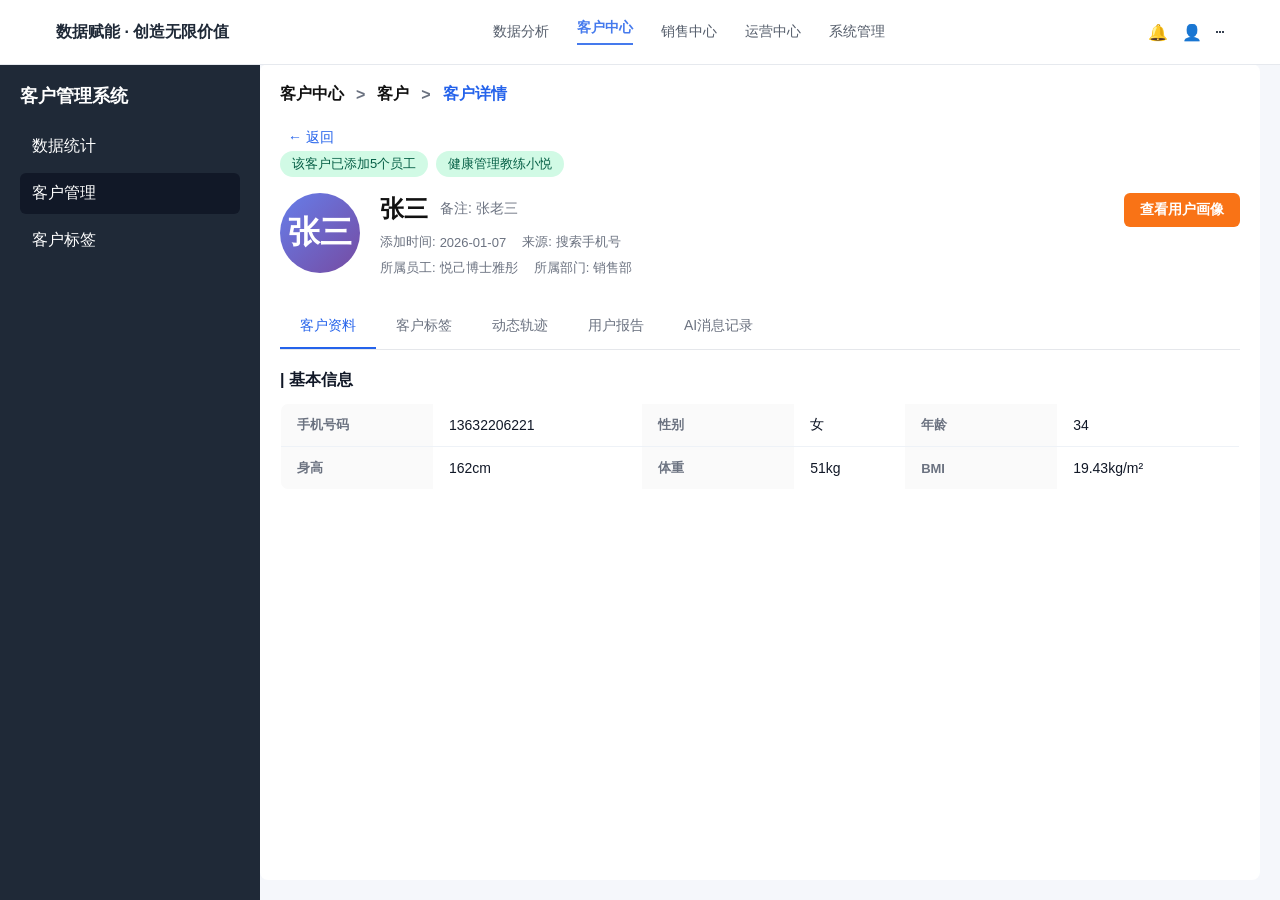
<file: prototype/user-profile2.html>
<!doctype html>
<html lang="zh-CN">
<head>
  <meta charset="utf-8" />
  <meta name="viewport" content="width=device-width,initial-scale=1" />
  <title>客户详情页</title>
  <style>
    :root{--bg:#f5f7fb;--nav:#1f2937;--accent:#2563eb;--card:#fff;--muted:#6b7280}
    body{margin:0;font-family:Inter,Segoe UI,Arial;background:var(--bg);color:#111}
    .app{display:flex;height:calc(100vh - 64px);margin-top:64px}
    .topnav{position:fixed;left:0;right:0;top:0;height:64px;background:#fff;border-bottom:1px solid #e6e9ee;display:flex;align-items:center;z-index:50}
    .topnav .topnav-inner{width:1200px;margin:0 auto;display:flex;align-items:center;justify-content:space-between;padding:0 16px;box-sizing:border-box}
    .topnav .logo{font-weight:600;color:#1f2937}
    .topnav .top-links{display:flex;gap:28px;align-items:center}
    .topnav .top-links a{color:#374151;text-decoration:none;font-size:14px;opacity:0.85}
    .topnav .top-links a.active{color:#2563eb;font-weight:600;border-bottom:2px solid #2563eb;padding-bottom:6px}
    .topnav .top-actions{display:flex;gap:14px;align-items:center;color:#374151}
    .sidebar{width:260px;background:var(--nav);color:#fff;padding:20px;box-sizing:border-box}
    .brand{font-weight:700;font-size:18px;margin-bottom:18px}
    .nav{list-style:none;padding:0;margin:0}
    .nav li{padding:10px 12px;border-radius:6px;cursor:pointer;margin-bottom:6px}
    .nav li.active{background:#111827}
    .nav li .sub{list-style:none;padding-left:12px;margin-top:6px;display:none}
    .nav li.open>.sub{display:block}
    .nav li .sub li{padding:6px 12px;border-radius:6px;cursor:pointer;margin-bottom:4px;font-size:13px;background:transparent}
    .nav li .sub li.active{background:rgba(255,255,255,0.06);font-weight:600;color:#fff}
    .content{flex:1;padding:20px;overflow:auto;position:relative;background:#fff;border-radius:8px;margin:0 20px 20px 0}
    .breadcrumb{display:flex;align-items:center;gap:8px;font-size:16px;font-weight:700;color:#111;margin-bottom:20px}
    .breadcrumb-separator{color:#6b7280;margin:0 4px}
    .breadcrumb-current{color:var(--accent)}
    .back-btn{background:transparent;border:none;color:var(--accent);cursor:pointer;font-size:14px;padding:4px 8px;border-radius:4px;display:flex;align-items:center;gap:4px}
    .back-btn:hover{background:#f3f4f6}
    .customer-tags{display:flex;gap:8px;flex-wrap:wrap;margin-bottom:16px}
    .customer-tag{background:#d1fae5;color:#065f46;padding:4px 12px;border-radius:16px;font-size:13px}
    .customer-header{display:flex;align-items:flex-start;gap:20px;margin-bottom:20px;justify-content:space-between}
    .customer-avatar{width:80px;height:80px;border-radius:50%;object-fit:cover}
    .customer-info-main{flex:1;min-width:0}
    .customer-name-row{display:flex;align-items:center;gap:12px;margin-bottom:8px}
    .customer-name{font-size:24px;font-weight:600;margin-bottom:0}
    .customer-subtitle{font-size:14px;color:#6b7280;margin-bottom:0}
    .customer-meta{display:flex;flex-wrap:wrap;gap:16px;margin-bottom:8px}
    .customer-meta-item{display:flex;align-items:center;gap:4px;font-size:13px;color:#6b7280}
    .user-tag{background:#fbbf24;color:#92400e;padding:4px 12px;border-radius:16px;font-size:13px;font-weight:600}
    .user-analysis-btn{background:#f97316;color:#fff;padding:8px 16px;border-radius:6px;font-size:14px;font-weight:600;border:none;cursor:pointer;align-self:flex-start}
    .tabs{display:flex;gap:0;border-bottom:1px solid #e5e7eb;margin-bottom:20px}
    .tab{padding:12px 20px;background:#fff;border:none;color:#6b7280;font-size:14px;cursor:pointer;border-bottom:2px solid transparent}
    .tab:hover{color:#374151}
    .tab.active{color:var(--accent);border-bottom-color:var(--accent)}
    .tab-content{display:none}
    .tab-content.active{display:block}
    .info-table-section{margin-bottom:20px}
    .info-section-title{font-size:16px;font-weight:600;margin-bottom:12px;color:#111827}
    .info-table{width:100%;border-collapse:collapse;border:1px solid #e5e7eb;border-radius:8px;overflow:hidden}
    .info-table th,.info-table td{padding:12px 16px;text-align:left;border-bottom:1px solid #eef2f7}
    .info-table th{background:#fafafa;font-weight:600;color:#6b7280;font-size:13px;width:120px}
    .info-table td{color:#111827;font-size:14px}
    .info-table tr:last-child th,.info-table tr:last-child td{border-bottom:none}
    .query-container{background:#f8fafc;border:1px solid #e2e8f0;border-radius:12px;padding:20px;margin-bottom:20px}
    .query-form{display:flex;flex-wrap:wrap;gap:16px;align-items:flex-end}
    .query-field{display:flex;flex-direction:column;gap:6px}
    .query-field-horiz{display:flex;flex-direction:row;align-items:center;gap:8px}
    .query-label{font-size:13px;color:#64748b;font-weight:500}
    .query-input{padding:10px 14px;border:1px solid #cbd5e1;border-radius:8px;font-size:14px;outline:none;width:180px;transition:border-color 0.2s}
    .query-input:focus{border-color:#2563eb}
    .multi-select{position:relative;width:180px}
    .multi-select-trigger{padding:10px 14px;border:1px solid #cbd5e1;border-radius:8px;font-size:14px;background:#fff;cursor:pointer;display:flex;align-items:center;justify-content:space-between;transition:border-color 0.2s}
    .multi-select-trigger:hover{border-color:#94a3b8}
    .multi-select-trigger::after{content:"";width:0;height:0;border-left:5px solid transparent;border-right:5px solid transparent;border-top:5px solid #64748b;margin-left:8px}
    .multi-select-dropdown{position:absolute;top:calc(100% + 4px);left:0;right:0;background:#fff;border:1px solid #e2e8f0;border-radius:8px;display:none;z-index:100;max-height:240px;overflow-y:auto;box-shadow:0 4px 12px rgba(0,0,0,0.1)}
    .multi-select-dropdown.show{display:block}
    .multi-select-option{padding:10px 14px;cursor:pointer;display:flex;align-items:center;gap:10px;border-bottom:1px solid #f1f5f9}
    .multi-select-option:last-child{border-bottom:none}
    .multi-select-option:hover{background:#f8fafc}
    .multi-select-option input{width:16px;height:16px;accent-color:#2563eb}
    .multi-select-tags{display:flex;flex-wrap:wrap;gap:4px;flex:1;min-width:0}
    .multi-select-tag{background:#e0e7ff;color:#3730a3;padding:2px 8px;border-radius:4px;font-size:12px;font-weight:500;white-space:nowrap}
    .multi-select-tag-close{margin-left:4px;cursor:pointer;opacity:0.7}
    .multi-select-tag-close:hover{opacity:1}
    .query-time-wrap{display:flex;align-items:center;gap:8px}
    .query-time-input{padding:10px 14px;border:1px solid #cbd5e1;border-radius:8px;font-size:14px;outline:none;width:130px;transition:border-color 0.2s}
    .query-time-input:focus{border-color:#2563eb}
    .query-time-sep{color:#64748b;font-size:14px}
    .query-actions{display:flex;gap:8px;margin-left:auto}
    .query-btn{background:#2563eb;color:#fff;border:none;padding:6px 16px;border-radius:6px;font-size:13px;font-weight:500;cursor:pointer;transition:all 0.2s}
    .query-btn:hover{background:#1d4ed8}
    .reset-btn{background:#fff;color:#64748b;border:1px solid #cbd5e1;padding:6px 16px;border-radius:6px;font-size:13px;font-weight:500;cursor:pointer;transition:all 0.2s}
    .reset-btn:hover{background:#f8fafc;color:#475569}
    .segment-control{display:inline-flex;border:1px solid #d1d5db;border-radius:8px;overflow:hidden;margin-bottom:16px}
    .segment-btn{padding:3px 20px;background:#fff;border:none;font-size:14px;font-weight:500;color:#6b7280;cursor:pointer;transition:all 0.2s;text-align:center}
    .segment-btn:not(:last-child){border-right:1px solid #d1d5db}
    .segment-btn:hover{background:#f3f4f6}
    .segment-btn.active{background:#2563eb;color:#fff}
    .tag-section{display:none}
    .tag-section.active{display:block}
    .tag-table{width:100%;border-collapse:collapse;border:1px solid #e5e7eb;border-radius:8px;overflow:hidden;background:#fff;table-layout:fixed;min-width:900px}
    .tag-table th{background:#f9fafb;color:#374151;font-size:12px;font-weight:600;padding:12px 16px;text-align:left;border-bottom:1px solid #e5e7eb;white-space:nowrap}
    .tag-table td{color:#6b7280;font-size:12px;padding:12px 16px;text-align:left;border-bottom:1px solid #e5e7eb;white-space:nowrap;overflow:hidden;text-overflow:ellipsis}
    .tag-table th:nth-child(1),.tag-table td:nth-child(1){width:80px}
    .tag-table th:nth-child(2),.tag-table td:nth-child(2){width:100px;font-size:12px;white-space:normal;overflow:visible;text-overflow:initial}
    .tag-table th:nth-child(3),.tag-table td:nth-child(3){width:80px}
    .tag-table th:nth-child(4),.tag-table td:nth-child(4){width:100px}
    .tag-table th:nth-child(5),.tag-table td:nth-child(5){width:90px}
    .tag-table th:nth-child(6),.tag-table td:nth-child(6){width:100px;overflow:visible;text-overflow:initial;white-space:nowrap}
    .tag-table th:nth-child(6) *,.tag-table td:nth-child(6) *{overflow:visible;text-overflow:initial;white-space:nowrap}
    .tag-table tr:last-child td{border-bottom:none}
    .tag-table tr:hover{background:#f9fafb}
    .status{display:inline-block;padding:4px 12px;border-radius:12px;font-size:12px;font-weight:500}
    .status-normal{background:#d1fae5;color:#065f46}
    .status-expired{background:#f3f4f6;color:#6b7280}
    .status-deleted{background:#fee2e2;color:#b91c1c}
    .status-overridden{background:#fef3c7;color:#92400e}
    .status-merged{background:#e0e7ff;color:#3730a3}
    .action-btn{padding:4px 12px;border-radius:6px;font-size:12px;cursor:pointer;border:1px solid;background:#fff;transition:all 0.2s}
    .action-detail{margin-right:6px;color:#64748b;border-color:#e2e8f0}
    .action-detail:hover{background:#f1f5f9;color:#475569}
    .action-delete{color:#dc2626;border-color:#dc2626}
    .action-delete:hover{background:#dc2626;color:#fff}
    .action-restore{color:#2563eb;border-color:#2563eb}
    .profile-tab{padding:6px 16px;border-radius:6px;font-size:13px;cursor:pointer;border:1px solid #e2e8f0;background:#fff;color:#64748b;transition:all 0.2s}
    .profile-tab.active{background:#2563eb;color:#fff;border-color:#2563eb}
    .profile-tab:disabled{cursor:not-allowed;opacity:0.5;background:#f3f4f6;color:#9ca3af;border-color:#e5e7eb}
    .action-restore:hover{background:#2563eb;color:#fff}
    .add-tag-btn{background:#fff;color:#2563eb;border:1px solid #2563eb;padding:8px 20px;border-radius:8px;font-size:12px;font-weight:500;cursor:pointer;transition:all 0.2s}
    .add-tag-btn:hover{background:#2563eb;color:#fff}
    .tag-count{color:#6b7280;font-size:12px}
    .op-btn{background:#fff;color:#64748b;border:1px solid #e2e8f0;padding:4px 12px;border-radius:6px;font-size:12px;cursor:pointer;margin-right:4px;transition:all 0.2s}
    .op-btn:hover{background:#f1f5f9;color:#475569}
    .op-btn-detail{color:#64748b;border-color:#e2e8f0}
    .op-btn-detail:hover{background:#f1f5f9;color:#475569}
    .op-btn-danger{color:#dc2626}
    .op-btn-danger:hover{background:#fef2f2;color:#b91c1c}
    .op-btn-restore{color:#2563eb;border-color:#2563eb}
    .op-btn-restore:hover{background:#2563eb;color:#fff}
    .op-btn-recover{color:#2563eb}
    .op-btn-recover:hover{background:#eff6ff;color:#1d4ed8}
    .pagination{display:flex;justify-content:space-between;align-items:center;padding:12px 0;font-size:12px}
    .pagination-info{color:#6b7280}
    .pagination-controls{display:flex;align-items:center;gap:8px}
    .page-btn{background:#fff;color:#64748b;border:1px solid #e2e8f0;padding:4px 12px;border-radius:6px;font-size:12px;cursor:pointer}
    .page-btn:hover{background:#f8fafc;color:#475569}
    .page-num{color:#374151;padding:0 8px}
    .page-size{padding:4px 8px;border:1px solid #e2e8f0;border-radius:6px;font-size:12px;color:#374151;background:#fff}
    .modal{display:none;position:fixed;top:0;left:0;right:0;bottom:0;background:rgba(0,0,0,0.5);z-index:200;align-items:center;justify-content:center}
    .modal.show{display:flex}
    .modal-content{background:#fff;border-radius:12px;width:480px;max-width:90%;box-shadow:0 20px 60px rgba(0,0,0,0.2)}
    .modal-content.profile-modal{width:760px;max-height:88vh}
    .modal-header{display:flex;justify-content:space-between;align-items:center;padding:16px 20px;border-bottom:1px solid #e5e7eb}
    .modal-title{font-size:16px;font-weight:600;color:#111}
    .modal-close{font-size:24px;color:#9ca3af;cursor:pointer;line-height:1}
    .modal-close:hover{color:#374151}
    .modal-body{padding:20px;max-height:60vh;overflow-y:auto}
    .form-field{margin-bottom:16px}
    .form-label{font-size:13px;color:#374151;font-weight:500;margin-bottom:6px;display:block}
    .required{color:#dc2626}
    .form-input,.form-select,.form-textarea{width:100%;padding:10px 12px;border:1px solid #d1d5db;border-radius:8px;font-size:13px;box-sizing:border-box}
    .form-textarea{resize:vertical;min-height:80px}
    .form-error{font-size:12px;color:#dc2626;margin-top:4px;display:block;min-height:16px}
    .modal-footer{display:flex;justify-content:flex-end;gap:12px;padding:16px 20px;border-top:1px solid #e5e7eb}
    .modal-btn{padding:8px 20px;border-radius:8px;font-size:14px;font-weight:500;cursor:pointer;transition:all 0.2s}
    .modal-btn-cancel{background:#fff;color:#6b7280;border:1px solid #d1d5db}
    .modal-btn-cancel:hover{background:#f9fafb}
    .modal-btn-confirm{background:#2563eb;color:#fff;border:none}
    .modal-btn-confirm:hover{background:#1d4ed8}
    .confirm-modal-content{width:420px;border-radius:16px}
    .confirm-modal-body{padding:32px 24px;text-align:center}
    .confirm-modal-body p{margin:0;font-size:15px;color:#374151;line-height:1.6}
    .confirm-modal-footer{justify-content:center;padding:20px 24px;border-top:none}
    .confirm-ok-btn{background:#dc2626;color:#fff;border:none;padding:8px 24px;border-radius:8px;font-size:14px;font-weight:500;cursor:pointer}
    .confirm-ok-btn:hover{background:#b91c1c}
    .log-btn{background:#fff;color:#64748b;border:1px solid #e2e8f0;padding:8px 16px;border-radius:8px;font-size:12px;cursor:pointer;transition:all 0.2s}
    .log-btn:hover{background:#f8fafc;color:#475569}
    .export-btn{background:#2563eb;color:#fff;border:none;padding:8px 16px;border-radius:8px;font-size:12px;cursor:pointer;transition:all 0.2s}
    .export-btn:hover{background:#1d4ed8}
    /* 用户画像弹窗 */
    .profile-modal{width:760px;max-height:88vh;display:flex;flex-direction:column}
    .profile-header-bar{padding:10px 24px;border-bottom:1px solid #e5e7eb;display:flex;justify-content:space-between;align-items:center;flex-shrink:0}
    .profile-time{font-size:12px;color:#94a3b8}
    .profile-refresh-btn{background:#f97316;color:#fff;border:none;padding:5px 14px;border-radius:6px;font-size:12px;cursor:pointer}
    .profile-refresh-btn:hover{background:#ea580c}
    .profile-refresh-btn.updating{background:#94a3b8;color:#fff;cursor:not-allowed}
    .profile-refresh-loading{display:none;background:#fef3c7;border:1px solid #fde68a;border-radius:8px;padding:10px 14px;margin-bottom:12px;font-size:13px;color:#92400e;align-items:center;gap:8px;position:sticky;top:0;z-index:10}
    .profile-refresh-loading.show{display:flex}
    .profile-refresh-loading-icon{font-size:15px;animation:spin 1s linear infinite;flex-shrink:0}
    @keyframes spin{from{transform:rotate(0deg)}to{transform:rotate(360deg)}}
    .profile-content-updating .profile-section-title{opacity:.5;pointer-events:none}
    .profile-content-updating #career-edit-btn{pointer-events:none;opacity:.5}
    .profile-content-updating .profile-supplement-area{pointer-events:none;opacity:.5}
    .profile-tabs-bar{padding:10px 24px 0;background:#fff;flex-shrink:0;border-bottom:1px solid #f0f0f0}
    .profile-tab-btn{padding:10px 24px;border:none;font-size:13px;font-weight:500;cursor:pointer;background:transparent;color:#6b7280;border-bottom:2px solid transparent;margin-right:4px;transition:all 0.2s}
    .profile-tab-btn:hover{color:#2563eb}
    .profile-tab-btn.active{color:#2563eb;border-bottom-color:#2563eb}
    .profile-content-wrap{overflow-y:auto;flex:1;padding:16px 24px 20px}
    .profile-edit-tip{display:none;background:#eff6ff;border:1px solid #bfdbfe;border-radius:8px;padding:10px 14px;margin-bottom:12px;font-size:13px;color:#1e40af;line-height:1.6;align-items:flex-start;gap:8px;position:sticky;top:0;z-index:10}
    .profile-edit-tip.show{display:flex}
    .profile-edit-tip-icon{font-size:15px;flex-shrink:0;margin-top:1px}
    .profile-edit-tip-close{margin-left:auto;cursor:pointer;color:#64748b;font-size:14px;flex-shrink:0;background:none;border:none;padding:0 2px}
    .profile-edit-tip-close:hover{color:#1e293b}
    .profile-gen-guide{margin-top:16px;border-top:1px dashed #e2e8f0;padding-top:12px}
    .profile-gen-guide-label{font-size:12px;color:#64748b;margin-bottom:6px}
    .profile-gen-guide textarea{width:100%;min-height:72px;resize:vertical;border:1px solid #e2e8f0;border-radius:6px;padding:8px 10px;font-size:13px;color:#334155;outline:none;transition:border-color 0.2s}
    .profile-gen-guide textarea:focus{border-color:#3b82f6}
    .profile-section{margin-bottom:14px}
    .profile-section-title{font-size:14px;font-weight:600;color:#1e293b;margin-bottom:10px;padding-bottom:6px;border-bottom:1px solid #f0f0f0;display:flex;align-items:center;gap:8px}
    .profile-section-edit-btn{font-size:13px;color:#94a3b8;cursor:pointer;padding:2px 6px;border-radius:4px;transition:all 0.2s;border:none;background:none;line-height:1}
    .profile-section-edit-btn:hover{color:#2563eb;background:#eff6ff}
    .profile-section-editing{outline:2px solid #3b82f6;outline-offset:-2px;border-radius:8px}
    .profile-core-tags{display:flex;flex-wrap:wrap;gap:8px}
    .profile-core-tag{background:#f0fdf4;border:1px solid #bbf7d0;color:#166534;padding:5px 12px;border-radius:14px;font-size:12px;font-weight:500}
    .profile-label-item{background:#f8fafc;border:1px solid #e2e8f0;border-radius:8px;padding:10px 14px;margin-bottom:8px;border-left:3px solid #2563eb}
    .profile-label-cat{font-size:12px;font-weight:600;color:#2563eb;margin-bottom:4px}
    .profile-label-desc{font-size:12px;color:#475569;line-height:1.6}
    .profile-changed-list{list-style:none;padding:0;margin:0;background:#f8fafc;border:1px solid #e2e8f0;border-radius:10px;padding:12px 14px}
    .profile-changed-list li{font-size:12px;color:#475569;line-height:1.7;padding-left:12px;position:relative}
    .profile-changed-list li::before{content:'•';position:absolute;left:0;color:#3b82f6}
    .profile-label-list{display:flex;flex-direction:column;gap:8px}
    .profile-label-item{background:#f8fafc;border:1px solid #e2e8f0;border-radius:8px;padding:10px 12px}
    .profile-chat-item{display:flex;gap:10px;margin-bottom:10px;padding-bottom:10px;border-bottom:1px solid #f0f0f0}
    .profile-chat-item:last-child{margin-bottom:0;padding-bottom:0;border-bottom:none}
    .profile-chat-type{flex-shrink:0;background:#dbeafe;color:#1e40af;padding:2px 8px;border-radius:10px;font-size:11px;font-weight:600;height:fit-content;margin-top:1px}
    .profile-chat-content{font-size:12px;color:#374151;line-height:1.6}
    .profile-product-item{background:#f8fafc;border:1px solid #e2e8f0;border-radius:8px;padding:12px 14px;margin-bottom:8px}
    .profile-product-item:last-child{margin-bottom:0}
    .profile-product-name{font-size:13px;font-weight:600;color:#1e293b;margin-bottom:4px}
    .profile-product-cat{display:inline-block;background:#f3f4f6;color:#64748b;padding:1px 8px;border-radius:6px;font-size:11px;margin-bottom:6px}
    .profile-product-reason{font-size:12px;color:#64748b;line-height:1.6}
    .profile-purchase-grid{display:grid;grid-template-columns:repeat(4,1fr);gap:8px 16px;margin-bottom:10px}
    .profile-purchase-stat-label{font-size:11px;color:#94a3b8;margin-bottom:2px}
    .profile-purchase-stat-value{font-size:14px;font-weight:600;color:#1e293b}
    .profile-purchase-points{display:flex;flex-direction:column;gap:6px}
    .profile-purchase-point{background:#fff;border:1px solid #e2e8f0;border-radius:6px;padding:6px 10px;font-size:12px;color:#4b5563;line-height:1.6}
    .detail-section{margin-bottom:20px}
    .detail-section-title{font-size:14px;color:#374151;font-weight:600;margin:0 0 12px 0;padding-bottom:8px;border-bottom:1px solid #e5e7eb}
    .detail-info-grid{display:grid;grid-template-columns:1fr 1fr;gap:12px}
    .detail-info-item{display:flex;flex-direction:column;gap:4px}
    .detail-info-label{font-size:12px;color:#6b7280}
    .detail-info-value{font-size:13px;color:#374151}
    .detail-log-container{max-height:200px;overflow-y:auto;border:1px solid #e5e7eb;border-radius:6px}
    .log-modal{height:580px;display:flex;flex-direction:column}
    .log-modal .modal-body.log-modal-body-wrapper{flex:1;overflow:hidden;display:flex;flex-direction:column;padding:0}
    .log-table-container{flex:1;overflow-y:auto;padding:0}
    .log-table{width:100%;border-collapse:collapse;font-size:12px}
    .log-table th{position:sticky;top:0;background:#f9fafb;color:#374151;font-weight:600;padding:10px 16px;text-align:left;border-bottom:1px solid #e5e7eb;white-space:nowrap;z-index:1}
    .log-table td{padding:10px 12px;text-align:left;border-bottom:1px solid #f1f5f9;color:#6b7280}
    .log-type{display:inline-block;padding:2px 8px;border-radius:10px;font-size:11px;font-weight:500}
    .log-type-add{background:#d1fae5;color:#065f46}
    .log-type-edit{background:#dbeafe;color:#1e40af}
    .log-type-delete{background:#fee2e2;color:#b91c1c}
    .log-type-cancel-delete{background:#dbeafe;color:#1e40af}
    .log-type-expire{background:#f3f4f6;color:#6b7280}
    .log-type-restore{background:#fef3c7;color:#92400e}
    .log-type-merge{background:#e9d5ff;color:#7c3aed}
    .log-filter{display:flex;flex-wrap:wrap;gap:12px;align-items:center;padding:12px 16px;background:#f9fafb;border-bottom:1px solid #e5e7eb}
    .log-filter-item{display:flex;align-items:center;gap:6px}
    .log-filter-label{font-size:12px;color:#64748b;white-space:nowrap}
    .log-filter-select{padding:6px 10px;border:1px solid #d1d5db;border-radius:6px;font-size:12px;color:#374151;background:#fff}
    .log-filter-date{padding:6px 10px;border:1px solid #d1d5db;border-radius:6px;font-size:12px;color:#374151;background:#fff}
    .log-filter-sep{font-size:12px;color:#64748b}
    .log-filter-btn{background:#2563eb;color:#fff;border:none;padding:6px 14px;border-radius:6px;font-size:12px;cursor:pointer}
    .log-filter-btn:hover{background:#1d4ed8}
    .log-filter-btn-reset{background:#fff;color:#64748b;border:1px solid #d1d5db;margin-left:4px}
    .log-filter-btn-reset:hover{background:#f8fafc}
    .log-pagination{display:flex;justify-content:space-between;align-items:center;padding:12px 16px;border-top:1px solid #e5e7eb;background:#f9fafb}
    .log-pagination-info{font-size:12px;color:#64748b}
    .log-pagination-controls{display:flex;align-items:center;gap:8px}
    .log-page-btn{background:#fff;color:#374151;border:1px solid #d1d5db;padding:4px 12px;border-radius:6px;font-size:12px;cursor:pointer}
    .log-page-btn:hover{background:#f1f5f9}
    .log-page-btn-disabled{color:#cbd5e1;cursor:not-allowed}
    .log-page-btn-disabled:hover{background:#fff}
    .log-page-input{width:48px;padding:4px 8px;border:1px solid #d1d5db;border-radius:6px;font-size:12px;text-align:center}
    .log-page-sep{font-size:12px;color:#64748b}
    .log-page-total{font-size:12px;color:#64748b}
    .topic-pagination{display:flex;justify-content:space-between;align-items:center;padding:12px 16px;border-top:1px solid #e5e7eb;background:#f9fafb}
    .topic-pagination-left{display:flex;align-items:center;gap:12px}
    .topic-pagination-info{font-size:12px;color:#64748b}
    .topic-pagination-controls{display:flex;align-items:center;gap:8px}
    .topic-page-size-wrapper{display:flex;align-items:center;gap:6px}
    .topic-page-size-label{font-size:12px;color:#64748b}
    .topic-page-size-select{ padding:4px 8px;border:1px solid #d1d5db;border-radius:6px;font-size:12px;background:#fff;cursor:pointer}
    .topic-page-btn{background:#fff;color:#374151;border:1px solid #d1d5db;padding:4px 12px;border-radius:6px;font-size:12px;cursor:pointer}
    .topic-page-btn:hover{background:#f1f5f9}
    .topic-page-btn-disabled{color:#cbd5e1;cursor:not-allowed}
    .topic-page-btn-disabled:hover{background:#fff}
    .topic-page-input{width:48px;padding:4px 8px;border:1px solid #d1d5db;border-radius:6px;font-size:12px;text-align:center}
    .topic-page-total{font-size:12px;color:#64748b}
    .confirm-modal-content .modal-header{border-bottom:none}

    .profile-supplement-area{background:#f8fafc;border:1px solid #e2e8f0;border-radius:10px;padding:14px 16px;margin-bottom:14px}
    .profile-supplement-textarea{width:100%;min-height:60px;padding:8px 10px;border:1px solid #e2e8f0;border-radius:6px;font-size:13px;resize:vertical;line-height:1.6;box-sizing:border-box;}
    .profile-supplement-textarea:focus{border-color:#3b82f6;outline:none}
    .profile-supplement-btns{display:flex;justify-content:flex-end;gap:6px;margin-top:8px}
    .profile-supplement-save-btn{font-size:12px;cursor:pointer;padding:4px 14px;border-radius:4px;border:none;background:#2563eb;color:#fff;transition:all 0.2s}
    .profile-supplement-save-btn:hover{background:#1d4ed8}
    .profile-supplement-history-btn{font-size:12px;cursor:pointer;padding:4px 14px;border-radius:4px;border:1px solid #e2e8f0;background:#fff;color:#64748b;transition:all 0.2s}
    .profile-supplement-history-btn:hover{background:#f9fafb;color:#2563eb;border-color:#bfdbfe}
    .profile-supplement-history{margin-top:10px;display:none}
    .profile-supplement-history.show{display:block}
    .profile-supplement-history-title{font-size:12px;color:#94a3b8;margin-bottom:6px}
    .profile-supplement-history-item{background:#fff;border:1px solid #e2e8f0;border-radius:6px;padding:10px 12px;margin-bottom:6px;font-size:12px;color:#374151;line-height:1.6;white-space:pre-wrap;word-break:break-all}
    .profile-supplement-history-meta{font-size:11px;color:#94a3b8;margin-bottom:4px}

        /* 客服补充历史弹窗 */
    .supplement-history-modal .modal-content{width:600px;max-height:70vh}
    .supplement-history-role-badge{display:inline-block;font-size:11px;padding:1px 8px;border-radius:3px;background:#e2e8f0;color:#475569;margin-right:6px;vertical-align:middle}
    .supplement-history-checkbox{width:16px;height:16px;cursor:pointer;accent-color:#2563eb;margin-right:10px;flex-shrink:0}
    .supplement-history-item-row{display:flex;align-items:flex-start;padding:12px 14px;background:#f8fafc;border:1px solid #e2e8f0;border-radius:8px;margin-bottom:8px}
    .supplement-history-item-body{flex:1;min-width:0}
    .supplement-history-footer{display:flex;align-items:center;justify-content:space-between;padding:10px 14px;background:#f0f5ff;border:1px solid #bfdbfe;border-radius:8px;margin-top:10px;font-size:12px;color:#1e40af}
    .supplement-history-footer-btn{font-size:11px;cursor:pointer;padding:3px 10px;border-radius:4px;border:1px solid #bfdbfe;background:#fff;color:#2563eb;transition:all 0.2s}
    .supplement-history-footer-btn:hover{background:#eff6ff}
    .supplement-selection-hint{font-size:11px;color:#94a3b8;margin-top:8px;text-align:right}
    </style>
</head>
<body>
  <header class="topnav">
    <div class="topnav-inner">
      <div class="logo">数据赋能 · 创造无限价值</div>
      <nav class="top-links">
        <a>数据分析</a>
        <a class="active">客户中心</a>
        <a>销售中心</a>
        <a>运营中心</a>
        <a>系统管理</a>
      </nav>
      <div class="top-actions"><span>🔔</span><span>👤</span><span>⋯</span></div>
    </div>
  </header>
  <div class="app">
    <aside class="sidebar">
      <div class="brand">客户管理系统</div>
      <ul class="nav">
        <li>数据统计
          <ul class="sub">
            <li>客户统计</li>
            <li>客户分析</li>
          </ul>
        </li>
        <li class="active">客户管理
          <ul class="sub">
            <li>客户列表</li>
            <li>客户信息</li>
          </ul>
        </li>
        <li>客户标签
          <ul class="sub">
            <li>客户标签</li>
            <li>标签检索</li>
            <li>标签分析</li>
          </ul>
        </li>
      </ul>
    </aside>

    <main class="content">
      <div class="breadcrumb">
        <span>客户中心</span>
        <span class="breadcrumb-separator">></span>
        <span>客户</span>
        <span class="breadcrumb-separator">></span>
        <span class="breadcrumb-current">客户详情</span>
      </div>

      <button class="back-btn">← 返回</button>

      <div class="customer-tags">
        <span class="customer-tag">该客户已添加5个员工</span>
        <span class="customer-tag">健康管理教练小悦</span>
      </div>

      <div class="customer-header">
        <div class="customer-avatar" style="background: linear-gradient(135deg, #667eea 0%, #764ba2 100%); display: flex; align-items: center; justify-content: center; color: white; font-size: 32px; font-weight: bold;">张三</div>
        <div class="customer-info-main">
          <div class="customer-name-row">
            <div class="customer-name">张三</div>
            <div class="customer-subtitle">备注: 张老三</div>
          </div>
          <div class="customer-meta">
            <div class="customer-meta-item"><span>添加时间:</span><span>2026-01-07</span></div>
            <div class="customer-meta-item"><span>来源:</span><span>搜索手机号</span></div>
          </div>
          <div class="customer-meta">
            <div class="customer-meta-item"><span>所属员工:</span><span>悦己博士雅彤</span></div>
            <div class="customer-meta-item"><span>所属部门:</span><span>销售部</span></div>
          </div>
        </div>
        <button class="user-analysis-btn">查看用户画像</button>
      </div>

      <div class="tabs">
        <button class="tab active" data-tab="customer-profile">客户资料</button>
        <button class="tab" data-tab="customer-tags">客户标签</button>
        <button class="tab" data-tab="dynamic-trail">动态轨迹</button>
        <button class="tab" data-tab="user-report">用户报告</button>
        <button class="tab" data-tab="ai-message">AI消息记录</button>
      </div>

      <div id="customer-profile" class="tab-content active">
        <div class="info-section-title">| 基本信息</div>
        <table class="info-table">
          <tr>
            <th>手机号码</th><td>13632206221</td>
            <th>性别</th><td>女</td>
            <th>年龄</th><td>34</td>
          </tr>
          <tr>
            <th>身高</th><td>162cm</td>
            <th>体重</th><td>51kg</td>
            <th>BMI</th><td>19.43kg/m²</td>
          </tr>
        </table>
      </div>      </div>

      <div id="customer-tags" class="tab-content">
        <div class="segment-control">
          <button class="segment-btn active" data-section="free-tags">对话自由标签</button>
          <button class="segment-btn" data-section="topic-tags">话题标签</button>
          <button class="segment-btn" data-section="medical-tags">医疗报告标签</button>
        </div>

        <div id="free-tags" class="tag-section active">
          <div class="query-container">
            <div class="query-form">
              <div style="display:flex;flex-wrap:wrap;gap:16px;align-items:flex-end;width:100%;">
                <div class="query-field" style="flex:0 0 100%;">
                  <label class="query-label">关键词</label>
                  <input type="text" class="query-input" placeholder="输入标签关键词，支持模糊匹配，多个关键词用中文逗号隔开" style="width:500px;"/>
                </div>
              </div>
              <div style="display:flex;flex-wrap:wrap;gap:16px;align-items:flex-end;width:100%;margin-top:12px;">
                <div class="query-field">
                  <label class="query-label">标签分类</label>
                  <div class="multi-select" data-field="category">
                    <div class="multi-select-trigger"><div class="multi-select-tags"><span style="color:#9ca3af;font-size:13px;">全部</span></div></div>
                    <div class="multi-select-dropdown">
                      <div class="multi-select-option"><label><input type="checkbox" value="日常节律" />日常节律</label></div>
                      <div class="multi-select-option"><label><input type="checkbox" value="情绪心理" />情绪心理</label></div>
                      <div class="multi-select-option"><label><input type="checkbox" value="运动活动" />运动活动</label></div>
                      <div class="multi-select-option"><label><input type="checkbox" value="体感" />体感</label></div>
                      <div class="multi-select-option"><label><input type="checkbox" value="医疗健康" />医疗健康</label></div>
                      <div class="multi-select-option"><label><input type="checkbox" value="生活事件" />生活事件</label></div>
                      <div class="multi-select-option"><label><input type="checkbox" value="行动计划" />行动计划</label></div>
                      <div class="multi-select-option"><label><input type="checkbox" value="人口属性" />人口属性</label></div>
                    </div>
                  </div>
                </div>
                <div class="query-field">
                  <label class="query-label">聊天对象</label>
                  <div class="multi-select" data-field="source">
                    <div class="multi-select-trigger"><div class="multi-select-tags"><span style="color:#9ca3af;font-size:13px;">全部</span></div></div>
                    <div class="multi-select-dropdown">
                      <div class="multi-select-option"><label><input type="checkbox" value="AI溯华悦己" />AI溯华悦己</label></div>
                      <div class="multi-select-option"><label><input type="checkbox" value="AI溯华悠护" />AI溯华悠护</label></div>
                    </div>
                  </div>
                </div>
                <div class="query-field">
                  <label class="query-label">关注度</label>
                  <div class="multi-select" data-field="priority">
                    <div class="multi-select-trigger"><div class="multi-select-tags"><span style="color:#9ca3af;font-size:13px;">全部</span></div></div>
                    <div class="multi-select-dropdown">
                      <div class="multi-select-option"><label><input type="checkbox" value="高" checked />高</label></div>
                      <div class="multi-select-option"><label><input type="checkbox" value="中" checked />中</label></div>
                      <div class="multi-select-option"><label><input type="checkbox" value="低" />低</label></div>
                    </div>
                  </div>
                </div>
                <div class="query-field">
                  <label class="query-label">状态</label>
                  <div class="multi-select" data-field="status">
                    <div class="multi-select-trigger"><div class="multi-select-tags"><span style="color:#9ca3af;font-size:13px;">全部</span></div></div>
                    <div class="multi-select-dropdown">
                      <div class="multi-select-option"><label><input type="checkbox" value="正常" checked />正常</label></div>
                      <div class="multi-select-option"><label><input type="checkbox" value="已失效" />已失效</label></div>
                      <div class="multi-select-option"><label><input type="checkbox" value="已删除" />已删除</label></div>
                      <div class="multi-select-option"><label><input type="checkbox" value="已合并" />已合并</label></div>
                    </div>
                  </div>
                </div>
              </div>
              <div style="display:flex;flex-wrap:wrap;gap:16px;align-items:flex-end;width:100%;margin-top:12px;">
                <div class="query-field">
                  <label class="query-label">创建时间</label>
                  <div class="query-field-horiz">
                    <input type="date" class="query-time-input" value=""/>
                    <span class="query-time-sep">至</span>
                    <input type="date" class="query-time-input" value=""/>
                  </div>
                </div>
                <div class="query-field">
                  <label class="query-label">失效时间</label>
                  <div class="query-field-horiz">
                    <input type="date" class="query-time-input" id="expireTimeStart" value=""/>
                    <span class="query-time-sep">至</span>
                    <input type="date" class="query-time-input" id="expireTimeEnd" value=""/>
                  </div>
                </div>
                <div class="query-actions">
                  <button class="query-btn">查询</button>
                  <button class="reset-btn">重置</button>
                </div>
              </div>
            </div>
          </div>

          <div style="display:flex;justify-content:flex-end;align-items:center;margin-bottom:12px;gap:8px;">
            <button class="add-tag-btn">+ 新增标签</button>
            <button class="export-btn" id="exportTagsBtn">导出标签</button>
            <button class="log-btn" id="viewLogBtn">查看日志</button>
          </div>

          <div style="overflow-x:auto;">
          <table class="tag-table">
            <thead>
              <tr>
                <th>标签名称</th>
                <th>标签分类</th>
                <th>关注度</th>
                <th>聊天对象</th>
                <th>状态</th>
                <th>创建时间</th>
                <th>失效时间</th>
                <th>操作</th>
              </tr>
            </thead>
            <tbody>
              <tr>
                <td>经常锻炼</td>
                <td>运动活动</td>
                <td><span style="background:#fce7f3;color:#be185d;padding:2px 8px;border-radius:10px;font-size:12px;">高</span></td>
                <td><span style="background:#dbeafe;color:#1e40af;padding:2px 8px;border-radius:10px;font-size:12px;">AI溯华悦己</span></td>
                <td><span class="status status-normal">正常</span></td>
                <td>2026-04-20</td>
                <td>2026-05-20</td>
                <td><button class="op-btn op-btn-detail">详情</button><button class="op-btn">修改</button><button class="op-btn op-btn-danger">删除</button></td>
              </tr>
              <tr>
                <td>睡眠质量差</td>
                <td>体感</td>
                <td><span style="background:#fef3c7;color:#92400e;padding:2px 8px;border-radius:10px;font-size:12px;">中</span></td>
                <td><span style="background:#dbeafe;color:#1e40af;padding:2px 8px;border-radius:10px;font-size:12px;">AI溯华悦己</span></td>
                <td><span class="status status-normal">正常</span></td>
                <td>2026-04-19</td>
                <td>2026-06-18</td>
                <td><button class="op-btn op-btn-detail">详情</button><button class="op-btn">修改</button><button class="op-btn op-btn-danger">删除</button></td>
              </tr>
              <tr>
                <td>饮食偏清淡</td>
                <td>日常节律</td>
                <td><span style="background:#fef3c7;color:#92400e;padding:2px 8px;border-radius:10px;font-size:12px;">中</span></td>
                <td><span style="background:#dbeafe;color:#1e40af;padding:2px 8px;border-radius:10px;font-size:12px;">AI溯华悦己</span></td>
                <td><span class="status status-expired">已失效</span></td>
                <td>2026-04-10</td>
                <td>2026-04-25</td>
                <td><button class="op-btn op-btn-detail">详情</button><button class="op-btn">修改</button></td>
              </tr>
              <tr>
                <td>压力较大</td>
                <td>情绪心理</td>
                <td><span style="background:#fce7f3;color:#be185d;padding:2px 8px;border-radius:10px;font-size:12px;">高</span></td>
                <td><span style="background:#dbeafe;color:#1e40af;padding:2px 8px;border-radius:10px;font-size:12px;">AI溯华悠护</span></td>
                <td><span class="status status-merged">已合并</span></td>
                <td>2026-04-18</td>
                <td>2026-06-02</td>
                <td><button class="op-btn op-btn-detail">详情</button><button class="op-btn">修改</button><button class="op-btn op-btn-recover">恢复</button></td>
              </tr>
              <tr>
                <td>久坐不动</td>
                <td>运动活动</td>
                <td><span style="background:#d1fae5;color:#065f46;padding:2px 8px;border-radius:10px;font-size:12px;">低</span></td>
                <td><span style="background:#dbeafe;color:#1e40af;padding:2px 8px;border-radius:10px;font-size:12px;">AI溯华悠护</span></td>
                <td><span class="status status-normal">正常</span></td>
                <td>2026-04-12</td>
                <td>2026-07-11</td>
                <td><button class="op-btn op-btn-detail">详情</button><button class="op-btn">修改</button><button class="op-btn op-btn-danger">删除</button></td>
              </tr>
              <tr>
                <td>血压偏高</td>
                <td>医疗健康</td>
                <td><span style="background:#fce7f3;color:#be185d;padding:2px 8px;border-radius:10px;font-size:12px;">高</span></td>
                <td><span style="background:#dbeafe;color:#1e40af;padding:2px 8px;border-radius:10px;font-size:12px;">AI溯华悠护</span></td>
                <td><span class="status status-normal">正常</span></td>
                <td>2026-04-15</td>
                <td>2026-07-14</td>
                <td><button class="op-btn op-btn-detail">详情</button><button class="op-btn">修改</button><button class="op-btn op-btn-danger">删除</button></td>
              </tr>
              <tr>
                <td>经常熬夜</td>
                <td>日常节律</td>
                <td><span style="background:#fef3c7;color:#92400e;padding:2px 8px;border-radius:10px;font-size:12px;">中</span></td>
                <td><span style="background:#dbeafe;color:#1e40af;padding:2px 8px;border-radius:10px;font-size:12px;">AI溯华悦己</span></td>
                <td><span class="status status-normal">正常</span></td>
                <td>2026-04-11</td>
                <td>2026-06-10</td>
                <td><button class="op-btn op-btn-detail">详情</button><button class="op-btn">修改</button><button class="op-btn op-btn-danger">删除</button></td>
              </tr>
              <tr>
                <td>焦虑情绪</td>
                <td>情绪心理</td>
                <td><span style="background:#fce7f3;color:#be185d;padding:2px 8px;border-radius:10px;font-size:12px;">高</span></td>
                <td><span style="background:#dbeafe;color:#1e40af;padding:2px 8px;border-radius:10px;font-size:12px;">AI溯华悠护</span></td>
                <td><span class="status status-normal">正常</span></td>
                <td>2026-04-17</td>
                <td>2026-06-16</td>
                <td><button class="op-btn op-btn-detail">详情</button><button class="op-btn">修改</button><button class="op-btn op-btn-danger">删除</button></td>
              </tr>
              <tr>
                <td>计划体检</td>
                <td>行动计划</td>
                <td><span style="background:#d1fae5;color:#065f46;padding:2px 8px;border-radius:10px;font-size:12px;">低</span></td>
                <td><span style="background:#dbeafe;color:#1e40af;padding:2px 8px;border-radius:10px;font-size:12px;">AI溯华悠护</span></td>
                <td><span class="status status-normal">正常</span></td>
                <td>2026-04-14</td>
                <td>2026-07-13</td>
                <td><button class="op-btn op-btn-detail">详情</button><button class="op-btn">修改</button><button class="op-btn op-btn-danger">删除</button></td>
              </tr>
              <tr>
                <td>近期出差多</td>
                <td>生活事件</td>
                <td><span style="background:#fef3c7;color:#92400e;padding:2px 8px;border-radius:10px;font-size:12px;">中</span></td>
                <td><span style="background:#dbeafe;color:#1e40af;padding:2px 8px;border-radius:10px;font-size:12px;">AI溯华悠护</span></td>
                <td><span class="status status-normal">正常</span></td>
                <td>2026-04-13</td>
                <td>2026-06-12</td>
                <td><button class="op-btn op-btn-detail">详情</button><button class="op-btn">修改</button><button class="op-btn op-btn-danger">删除</button></td>
              </tr>
              <tr>
                <td>白领一族</td>
                <td>人口属性</td>
                <td><span style="background:#fef3c7;color:#92400e;padding:2px 8px;border-radius:10px;font-size:12px;">中</span></td>
                <td><span style="background:#dbeafe;color:#1e40af;padding:2px 8px;border-radius:10px;font-size:12px;">AI溯华悦己</span></td>
                <td><span class="status status-normal">正常</span></td>
                <td>2026-04-16</td>
                <td>2026-06-15</td>
                <td><button class="op-btn op-btn-detail">详情</button><button class="op-btn">修改</button><button class="op-btn op-btn-danger">删除</button></td>
              </tr>
              <tr>
                <td>偶有头痛</td>
                <td>体感</td>
                <td><span style="background:#d1fae5;color:#065f46;padding:2px 8px;border-radius:10px;font-size:12px;">低</span></td>
                <td><span style="background:#dbeafe;color:#1e40af;padding:2px 8px;border-radius:10px;font-size:12px;">AI溯华悠护</span></td>
                <td><span class="status status-normal">正常</span></td>
                <td>2026-04-21</td>
                <td>2026-06-20</td>
                <td><button class="op-btn op-btn-detail">详情</button><button class="op-btn">修改</button><button class="op-btn op-btn-danger">删除</button></td>
              </tr>
              <tr>
                <td>用药记录</td>
                <td>医疗健康</td>
                <td><span style="background:#fef3c7;color:#92400e;padding:2px 8px;border-radius:10px;font-size:12px;">中</span></td>
                <td><span style="background:#dbeafe;color:#1e40af;padding:2px 8px;border-radius:10px;font-size:12px;">AI溯华悦己</span></td>
                <td><span class="status status-merged">已合并</span></td>
                <td>2026-04-22</td>
                <td>2026-06-21</td>
                <td><button class="op-btn op-btn-detail">详情</button><button class="op-btn">修改</button><button class="op-btn op-btn-recover">恢复</button></td>
              </tr>
              <tr>
                <td>工作压力大</td>
                <td>情绪心理</td>
                <td><span style="background:#fce7f3;color:#be185d;padding:2px 8px;border-radius:10px;font-size:12px;">高</span></td>
                <td><span style="background:#dbeafe;color:#1e40af;padding:2px 8px;border-radius:10px;font-size:12px;">AI溯华悠护</span></td>
                <td><span class="status status-deleted">已删除</span></td>
                <td>2026-04-08</td>
                <td>2026-06-07</td>
                <td><button class="op-btn op-btn-detail">详情</button><button class="op-btn">修改</button><button class="op-btn op-btn-restore">取消删除</button></td>
              </tr>
              <tr>
                <td>计划减重</td>
                <td>行动计划</td>
                <td><span style="background:#d1fae5;color:#065f46;padding:2px 8px;border-radius:10px;font-size:12px;">低</span></td>
                <td><span style="background:#dbeafe;color:#1e40af;padding:2px 8px;border-radius:10px;font-size:12px;">AI溯华悠护</span></td>
                <td><span class="status status-normal">正常</span></td>
                <td>2026-04-23</td>
                <td>2026-06-22</td>
                <td><button class="op-btn op-btn-detail">详情</button><button class="op-btn">修改</button><button class="op-btn op-btn-danger">删除</button></td>
              </tr>
              <tr>
                <td>饮食不规律</td>
                <td>日常节律</td>
                <td><span style="background:#fef3c7;color:#92400e;padding:2px 8px;border-radius:10px;font-size:12px;">中</span></td>
                <td><span style="background:#dbeafe;color:#1e40af;padding:2px 8px;border-radius:10px;font-size:12px;">AI溯华悠护</span></td>
                <td><span class="status status-expired">已失效</span></td>
                <td>2026-04-09</td>
                <td>2026-05-09</td>
                <td><button class="op-btn op-btn-detail">详情</button><button class="op-btn">修改</button></td>
              </tr>
              <tr>
                <td>偶尔运动</td>
                <td>运动活动</td>
                <td><span style="background:#d1fae5;color:#065f46;padding:2px 8px;border-radius:10px;font-size:12px;">低</span></td>
                <td><span style="background:#dbeafe;color:#1e40af;padding:2px 8px;border-radius:10px;font-size:12px;">AI溯华悠护</span></td>
                <td><span class="status status-normal">正常</span></td>
                <td>2026-04-24</td>
                <td>2026-06-23</td>
                <td><button class="op-btn op-btn-detail">详情</button><button class="op-btn">修改</button><button class="op-btn op-btn-danger">删除</button></td>
              </tr>
              <tr>
                <td>体检异常</td>
                <td>医疗健康</td>
                <td><span style="background:#fce7f3;color:#be185d;padding:2px 8px;border-radius:10px;font-size:12px;">高</span></td>
                <td><span style="background:#dbeafe;color:#1e40af;padding:2px 8px;border-radius:10px;font-size:12px;">AI溯华悦己</span></td>
                <td><span class="status status-normal">正常</span></td>
                <td>2026-04-25</td>
                <td>2026-06-24</td>
                <td><button class="op-btn op-btn-detail">详情</button><button class="op-btn">修改</button><button class="op-btn op-btn-danger">删除</button></td>
              </tr>
              <tr>
                <td>已婚已育</td>
                <td>人口属性</td>
                <td><span style="background:#fef3c7;color:#92400e;padding:2px 8px;border-radius:10px;font-size:12px;">中</span></td>
                <td><span style="background:#dbeafe;color:#1e40af;padding:2px 8px;border-radius:10px;font-size:12px;">AI溯华悦己</span></td>
                <td><span class="status status-normal">正常</span></td>
                <td>2026-04-26</td>
                <td>2026-06-25</td>
                <td><button class="op-btn op-btn-detail">详情</button><button class="op-btn">修改</button><button class="op-btn op-btn-danger">删除</button></td>
              </tr>
              <tr>
                <td>家庭聚餐</td>
                <td>生活事件</td>
                <td><span style="background:#d1fae5;color:#065f46;padding:2px 8px;border-radius:10px;font-size:12px;">低</span></td>
                <td><span style="background:#dbeafe;color:#1e40af;padding:2px 8px;border-radius:10px;font-size:12px;">AI溯华悠护</span></td>
                <td><span class="status status-normal">正常</span></td>
                <td>2026-04-27</td>
                <td>2026-06-26</td>
                <td><button class="op-btn op-btn-detail">详情</button><button class="op-btn">修改</button><button class="op-btn op-btn-danger">删除</button></td>
              </tr>
            </tbody>
          </table>
          </div>

          <div class="pagination">
            <span class="pagination-info">共 <span id="total-count">20</span> 个标签</span>
            <div class="pagination-controls">
              <button class="page-btn">上一页</button>
              <span class="page-num">1 / 1</span>
              <button class="page-btn">下一页</button>
              <select class="page-size">
                <option value="10" selected>10条/页</option>
                <option value="20">20条/页</option>
                <option value="50">50条/页</option>
              </select>
            </div>
          </div>
        </div>

        <div id="topic-tags" class="tag-section">
          <div class="query-container">
            <div class="query-form">
              <div style="display:flex;flex-wrap:wrap;gap:16px;align-items:flex-end;width:100%;">
                <div class="query-field" style="flex:0 0 100%;">
                  <label class="query-label">关键词</label>
                  <input type="text" class="query-input" placeholder="输入标签关键词，支持模糊匹配，多个关键词用中文逗号隔开" style="width:500px;"/>
                </div>
              </div>
              <div style="display:flex;flex-wrap:wrap;gap:16px;align-items:flex-end;width:100%;margin-top:12px;">
                <div class="query-field">
                  <label class="query-label">分类</label>
                  <div class="multi-select" data-field="topic-category">
                    <div class="multi-select-trigger"><div class="multi-select-tags"><span style="color:#9ca3af;font-size:13px;">全部</span></div></div>
                    <div class="multi-select-dropdown">
                      <div class="multi-select-option"><label><input type="checkbox" value="报告解读" />报告解读</label></div>
                      <div class="multi-select-option"><label><input type="checkbox" value="生活方式输入" />生活方式输入</label></div>
                      <div class="multi-select-option"><label><input type="checkbox" value="健康管理诉求" />健康管理诉求</label></div>
                      <div class="multi-select-option"><label><input type="checkbox" value="产品与功能反馈" />产品与功能反馈</label></div>
                      <div class="multi-select-option"><label><input type="checkbox" value="知识获取" />知识获取</label></div>
                      <div class="multi-select-option"><label><input type="checkbox" value="当前健康与情绪状态" />当前健康与情绪状态</label></div>
                    </div>
                  </div>
                </div>
                <div class="query-field">
                  <label class="query-label">来源</label>
                  <div class="multi-select" data-field="topic-source">
                    <div class="multi-select-trigger"><div class="multi-select-tags"><span style="color:#9ca3af;font-size:13px;">全部</span></div></div>
                    <div class="multi-select-dropdown">
                      <div class="multi-select-option"><label><input type="checkbox" value="AI溯华悦己" />AI溯华悦己</label></div>
                      <div class="multi-select-option"><label><input type="checkbox" value="AI溯华悠护" />AI溯华悠护</label></div>
                      <div class="multi-select-option"><label><input type="checkbox" value="私聊" />私聊</label></div>
                      <div class="multi-select-option"><label><input type="checkbox" value="群聊" />群聊</label></div>
                    </div>
                  </div>
                </div>
                <div class="query-field">
                  <label class="query-label">状态</label>
                  <div class="multi-select" data-field="topic-status">
                    <div class="multi-select-trigger"><div class="multi-select-tags"><span>正常</span></div></div>
                    <div class="multi-select-dropdown">
                      <div class="multi-select-option"><label><input type="checkbox" value="正常" checked />正常</label></div>
                      <div class="multi-select-option"><label><input type="checkbox" value="已删除" />已删除</label></div>
                    </div>
                  </div>
                </div>
              </div>
              <div style="display:flex;flex-wrap:wrap;gap:16px;align-items:flex-end;width:100%;margin-top:12px;">
                <div class="query-field">
                  <label class="query-label">创建时间</label>
                  <div class="query-field-horiz">
                    <input type="date" class="query-time-input" value=""/>
                    <span class="query-time-sep">至</span>
                    <input type="date" class="query-time-input" value=""/>
                  </div>
                </div>
                <div class="query-actions">
                  <button class="query-btn">查询</button>
                  <button class="reset-btn">重置</button>
                </div>
              </div>
            </div>
          </div>

          <div style="display:flex;justify-content:flex-end;align-items:center;gap:8px;margin-bottom:12px;">
            <button class="export-btn" id="exportTopicTagsBtn">导出标签</button>
            <button class="log-btn" id="viewTopicLogBtn">查看日志</button>
          </div>

          <div style="overflow-x:auto;">
          <table class="tag-table">
            <thead>
              <tr>
                <th>标签名称</th>
                <th>分类</th>
                <th>来源</th>
                <th>状态</th>
                <th>创建时间</th>
                <th>操作</th>
              </tr>
            </thead>
            <tbody>
              <tr>
                <td>健康咨询</td>
                <td>报告解读</td>
                <td><span style="background:#dbeafe;color:#1e40af;padding:2px 8px;border-radius:10px;font-size:12px;">AI溯华悦己</span></td>
                <td><span class="status status-normal">正常</span></td>
                <td>2026-04-20</td>
                <td><button class="action-btn action-detail">详情</button><button class="action-btn action-delete">删除</button></td>
              </tr>
              <tr>
                <td>产品使用</td>
                <td>产品与功能反馈</td>
                <td><span style="background:#f3f4f6;color:#6b7280;padding:2px 8px;border-radius:10px;font-size:12px;">AI溯华悠护</span></td>
                <td><span class="status status-normal">正常</span></td>
                <td>2026-04-19</td>
                <td><button class="action-btn action-detail">详情</button><button class="action-btn action-delete">删除</button></td>
              </tr>
              <tr>
                <td>售后服务</td>
                <td>知识获取</td>
                <td><span style="background:#dbeafe;color:#1e40af;padding:2px 8px;border-radius:10px;font-size:12px;">AI溯华悦己</span></td>
                <td><span class="status status-normal">正常</span></td>
                <td>2026-04-18</td>
                <td><button class="action-btn action-detail">详情</button><button class="action-btn action-delete">删除</button></td>
              </tr>
              <tr>
                <td>投诉处理</td>
                <td>当前健康与情绪状态</td>
                <td><span style="background:#fce7f3;color:#be185d;padding:2px 8px;border-radius:10px;font-size:12px;">私聊</span></td>
                <td><span class="status status-deleted">已删除</span></td>
                <td>2026-04-15</td>
                <td><button class="action-btn action-detail">详情</button><button class="action-btn action-restore">取消删除</button></td>
              </tr>
              <tr>
                <td>退换货咨询</td>
                <td>产品与功能反馈</td>
                <td><span style="background:#fef3c7;color:#92400e;padding:2px 8px;border-radius:10px;font-size:12px;">群聊</span></td>
                <td><span class="status status-normal">正常</span></td>
                <td>2026-04-14</td>
                <td><button class="action-btn action-detail">详情</button><button class="action-btn action-delete">删除</button></td>
              </tr>
              <tr>
                <td>活动咨询</td>
                <td>生活方式输入</td>
                <td><span style="background:#dbeafe;color:#1e40af;padding:2px 8px;border-radius:10px;font-size:12px;">AI溯华悦己</span></td>
                <td><span class="status status-normal">正常</span></td>
                <td>2026-04-13</td>
                <td><button class="action-btn action-detail">详情</button><button class="action-btn action-delete">删除</button></td>
              </tr>
              <tr>
                <td>会员权益</td>
                <td>健康管理诉求</td>
                <td><span style="background:#f3f4f6;color:#6b7280;padding:2px 8px;border-radius:10px;font-size:12px;">AI溯华悠护</span></td>
                <td><span class="status status-normal">正常</span></td>
                <td>2026-04-12</td>
                <td><button class="action-btn action-detail">详情</button><button class="action-btn action-delete">删除</button></td>
              </tr>
              <tr>
                <td>物流查询</td>
                <td>生活方式输入</td>
                <td><span style="background:#fce7f3;color:#be185d;padding:2px 8px;border-radius:10px;font-size:12px;">私聊</span></td>
                <td><span class="status status-normal">正常</span></td>
                <td>2026-04-11</td>
                <td><button class="action-btn action-detail">详情</button><button class="action-btn action-delete">删除</button></td>
              </tr>
              <tr>
                <td>优惠券使用</td>
                <td>产品与功能反馈</td>
                <td><span style="background:#dbeafe;color:#1e40af;padding:2px 8px;border-radius:10px;font-size:12px;">AI溯华悦己</span></td>
                <td><span class="status status-normal">正常</span></td>
                <td>2026-04-10</td>
                <td><button class="action-btn action-detail">详情</button><button class="action-btn action-delete">删除</button></td>
              </tr>
              <tr>
                <td>产品建议</td>
                <td>产品与功能反馈</td>
                <td><span style="background:#fef3c7;color:#92400e;padding:2px 8px;border-radius:10px;font-size:12px;">群聊</span></td>
                <td><span class="status status-normal">正常</span></td>
                <td>2026-04-09</td>
                <td><button class="action-btn action-detail">详情</button><button class="action-btn action-delete">删除</button></td>
              </tr>
              <tr>
                <td>发票问题</td>
                <td>知识获取</td>
                <td><span style="background:#f3f4f6;color:#6b7280;padding:2px 8px;border-radius:10px;font-size:12px;">AI溯华悠护</span></td>
                <td><span class="status status-normal">正常</span></td>
                <td>2026-04-08</td>
                <td><button class="action-btn action-detail">详情</button><button class="action-btn action-delete">删除</button></td>
              </tr>
              <tr>
                <td>账单咨询</td>
                <td>生活方式输入</td>
                <td><span style="background:#fce7f3;color:#be185d;padding:2px 8px;border-radius:10px;font-size:12px;">私聊</span></td>
                <td><span class="status status-normal">正常</span></td>
                <td>2026-04-07</td>
                <td><button class="action-btn action-detail">详情</button><button class="action-btn action-delete">删除</button></td>
              </tr>
              <tr>
                <td>积分兑换</td>
                <td>健康管理诉求</td>
                <td><span style="background:#dbeafe;color:#1e40af;padding:2px 8px;border-radius:10px;font-size:12px;">AI溯华悦己</span></td>
                <td><span class="status status-normal">正常</span></td>
                <td>2026-04-06</td>
                <td><button class="action-btn action-detail">详情</button><button class="action-btn action-delete">删除</button></td>
              </tr>
              <tr>
                <td>预约服务</td>
                <td>健康管理诉求</td>
                <td><span style="background:#fef3c7;color:#92400e;padding:2px 8px;border-radius:10px;font-size:12px;">群聊</span></td>
                <td><span class="status status-normal">正常</span></td>
                <td>2026-04-05</td>
                <td><button class="action-btn action-detail">详情</button><button class="action-btn action-delete">删除</button></td>
              </tr>
              <tr>
                <td>投诉反馈</td>
                <td>当前健康与情绪状态</td>
                <td><span style="background:#dbeafe;color:#1e40af;padding:2px 8px;border-radius:10px;font-size:12px;">AI溯华悦己</span></td>
                <td><span class="status status-deleted">已删除</span></td>
                <td>2026-04-04</td>
                <td><button class="action-btn action-detail">详情</button><button class="action-btn action-restore">取消删除</button></td>
              </tr>
            </tbody>
          </table>

          <div class="topic-pagination">
            <div class="topic-pagination-left">
              <span class="topic-pagination-info">共14条记录</span>
              <div class="topic-page-size-wrapper">
                <span class="topic-page-size-label">每页</span>
                <select class="topic-page-size-select" id="topicPageSizeSelect">
                  <option value="5">5</option>
                  <option value="10" selected>10</option>
                  <option value="20">20</option>
                  <option value="50">50</option>
                </select>
                <span class="topic-page-size-label">条</span>
              </div>
            </div>
            <div class="topic-pagination-controls">
              <span class="topic-pagination-info">第<span id="topicCurrentPage">1</span>/<span class="topic-page-total">2</span>页</span>
              <button class="topic-page-btn topic-page-btn-disabled" id="topicPrevBtn">上一页</button>
              <input type="number" class="topic-page-input" id="topicPageInput" value="1" min="1" max="2" />
              <button class="topic-page-btn" id="topicNextBtn">下一页</button>
            </div>
          </div>
        </div>
      </div>

      <div id="medical-tags" class="tag-section">
        <div class="query-container">
          <div class="query-form">
            <div style="display:flex;flex-wrap:wrap;gap:16px;align-items:flex-end;width:100%;">
              <div class="query-field" style="flex:0 0 100%;">
                <label class="query-label">关键词</label>
                <input type="text" class="query-input" placeholder="输入标签关键词，支持模糊匹配" style="width:500px;"/>
              </div>
            </div>
            <div style="display:flex;flex-wrap:wrap;gap:16px;align-items:flex-end;width:100%;margin-top:12px;">
              <div class="query-field">
                <label class="query-label">报告类型</label>
                <div class="multi-select" data-field="report-type">
                  <div class="multi-select-trigger"><div class="multi-select-tags"><span style="color:#9ca3af;font-size:13px;">全部</span></div></div>
                  <div class="multi-select-dropdown">
                    <div class="multi-select-option"><label><input type="checkbox" value="体检报告" />体检报告</label></div>
                    <div class="multi-select-option"><label><input type="checkbox" value="就医记录" />就医记录</label></div>
                  </div>
                </div>
              </div>
              <div class="query-field">
                <label class="query-label">聊天对象</label>
                <div class="multi-select" data-field="medical-chat-target">
                  <div class="multi-select-trigger"><div class="multi-select-tags"><span style="color:#9ca3af;font-size:13px;">全部</span></div></div>
                  <div class="multi-select-dropdown">
                    <div class="multi-select-option"><label><input type="checkbox" value="AI溯华悦己" />AI溯华悦己</label></div>
                    <div class="multi-select-option"><label><input type="checkbox" value="AI溯华悠护" />AI溯华悠护</label></div>
                  </div>
                </div>
              </div>
              <div class="query-field">
                <label class="query-label">状态</label>
                <div class="multi-select" data-field="medical-status">
                  <div class="multi-select-trigger"><div class="multi-select-tags"><span>正常</span></div></div>
                  <div class="multi-select-dropdown">
                    <div class="multi-select-option"><label><input type="checkbox" value="正常" checked />正常</label></div>
                    <div class="multi-select-option"><label><input type="checkbox" value="已失效" />已失效</label></div>
                  </div>
                </div>
              </div>
            </div>
            <div style="display:flex;flex-wrap:wrap;gap:16px;align-items:flex-end;width:100%;margin-top:12px;">
              <div class="query-field">
                <label class="query-label">创建时间</label>
                <div class="query-field-horiz">
                  <input type="date" class="query-time-input" value=""/>
                  <span class="query-time-sep">至</span>
                  <input type="date" class="query-time-input" value=""/>
                </div>
              </div>
              <div class="query-actions">
                <button class="query-btn">查询</button>
                <button class="reset-btn">重置</button>
              </div>
            </div>
          </div>
        </div>

        <div style="overflow-x:auto;">
          <table class="tag-table">
            <thead>
              <tr>
                <th>标签名称</th>
                <th>报告类型</th>
                <th>聊天对象</th>
                <th>状态</th>
                <th>创建时间</th>
                <th>失效时间</th>
                <th>操作</th>
              </tr>
            </thead>
            <tbody id="medicalTableBody">
              <tr>
                <td>血糖偏高</td>
                <td><span style="background:#fef3c7;color:#92400e;padding:2px 8px;border-radius:10px;font-size:12px;">体检报告</span></td>
                <td><span style="background:#dbeafe;color:#1e40af;padding:2px 8px;border-radius:10px;font-size:12px;">AI溯华悦己</span></td>
                <td><span class="status status-normal">正常</span></td>
                <td>2026-04-20</td>
                <td>2026-07-19</td>
                <td><button class="action-btn action-detail">详情</button></td>
              </tr>
              <tr>
                <td>脂肪肝倾向</td>
                <td><span style="background:#fef3c7;color:#92400e;padding:2px 8px;border-radius:10px;font-size:12px;">体检报告</span></td>
                <td><span style="background:#dbeafe;color:#1e40af;padding:2px 8px;border-radius:10px;font-size:12px;">AI溯华悦己</span></td>
                <td><span class="status status-normal">正常</span></td>
                <td>2026-04-18</td>
                <td>2026-07-17</td>
                <td><button class="action-btn action-detail">详情</button></td>
              </tr>
              <tr>
                <td>颈椎退行性变</td>
                <td><span style="background:#e0e7ff;color:#3730a3;padding:2px 8px;border-radius:10px;font-size:12px;">就医记录</span></td>
                <td><span style="background:#dbeafe;color:#1e40af;padding:2px 8px;border-radius:10px;font-size:12px;">AI溯华悠护</span></td>
                <td><span class="status status-normal">正常</span></td>
                <td>2026-04-15</td>
                <td>2026-07-14</td>
                <td><button class="action-btn action-detail">详情</button></td>
              </tr>
              <tr>
                <td>血脂异常</td>
                <td><span style="background:#fef3c7;color:#92400e;padding:2px 8px;border-radius:10px;font-size:12px;">体检报告</span></td>
                <td><span style="background:#dbeafe;color:#1e40af;padding:2px 8px;border-radius:10px;font-size:12px;">AI溯华悦己</span></td>
                <td><span class="status status-expired">已失效</span></td>
                <td>2026-01-10</td>
                <td>2026-04-09</td>
                <td><button class="action-btn action-detail">详情</button></td>
              </tr>
            </tbody>
          </table>
        </div>

        <div class="topic-pagination">
          <div class="topic-pagination-left">
            <span class="topic-pagination-info">共 <span id="medicalTotal">4</span> 个标签</span>
            <div class="topic-page-size-wrapper">
              <span class="topic-page-size-label">每页</span>
              <select class="topic-page-size-select" id="medicalPageSizeSelect">
                <option value="5">5</option>
                <option value="10" selected>10</option>
                <option value="20">20</option>
                <option value="50">50</option>
              </select>
              <span class="topic-page-size-label">条</span>
            </div>
          </div>
          <div class="topic-pagination-controls">
            <span class="topic-pagination-info">第<span id="medicalCurrentPage">1</span>/<span class="topic-page-total" id="medicalPageTotal">1</span>页</span>
            <button class="topic-page-btn topic-page-btn-disabled" id="medicalPrevBtn">上一页</button>
            <input type="number" class="topic-page-input" id="medicalPageInput" value="1" min="1" max="1" />
            <button class="topic-page-btn" id="medicalNextBtn">下一页</button>
          </div>
        </div>
      </div>

      <div id="dynamic-trail" class="tab-content"></div>
      <div id="user-report" class="tab-content"></div>
      <div id="ai-message" class="tab-content"></div>

      <div id="tag-search" class="tab-content">
        <div class="breadcrumb">
          <span>客户中心</span>
          <span class="breadcrumb-separator">></span>
          <span>客户标签</span>
          <span class="breadcrumb-separator">></span>
          <span class="breadcrumb-current">标签检索</span>
        </div>

        <div class="query-container">
          <div class="query-form">
            <div style="display:flex;flex-wrap:wrap;gap:16px;align-items:flex-end;width:100%;">
              <div class="query-field" style="flex:1;">
                <label class="query-label">关键词</label>
                <input type="text" class="query-input" placeholder="输入关键词，多个关键词用中文逗号隔开" style="width:400px;"/>
              </div>
            </div>
            <div style="display:flex;flex-wrap:wrap;gap:16px;align-items:flex-end;width:100%;margin-top:12px;">
              <div class="query-field">
                <label class="query-label">标签类型</label>
                <div class="multi-select" data-field="tag-type">
                  <div class="multi-select-trigger"><div class="multi-select-tags"><span>全部</span></div></div>
                  <div class="multi-select-dropdown">
                    <div class="multi-select-option"><label><input type="checkbox" value="对话自由标签" />对话自由标签</label></div>
                    <div class="multi-select-option"><label><input type="checkbox" value="话题标签" />话题标签</label></div>
                    <div class="multi-select-option"><label><input type="checkbox" value="医疗报告标签" />医疗报告标签</label></div>
                  </div>
                </div>
              </div>
              <div class="query-field">
                <label class="query-label">创建时间</label>
                <div class="query-field-horiz">
                  <input type="date" class="query-time-input" value=""/>
                  <span class="query-time-sep">至</span>
                  <input type="date" class="query-time-input" value=""/>
                </div>
              </div>
              <div class="query-actions">
                <button class="query-btn">查询</button>
                <button class="reset-btn">重置</button>
              </div>
            </div>
          </div>
        </div>

        <div style="overflow-x:auto;">
          <table class="tag-table">
            <thead>
              <tr>
                <th>标签名称</th>
                <th>标签类型</th>
                <th>持有用户数</th>
                <th>操作</th>
              </tr>
            </thead>
            <tbody id="searchResultTableBody">
              <tr>
                <td>血糖偏高</td>
                <td><span style="background:#fef3c7;color:#92400e;padding:2px 8px;border-radius:10px;font-size:12px;">医疗报告标签</span></td>
                <td>128</td>
                <td><button class="action-btn action-detail">详情</button></td>
              </tr>
              <tr>
                <td>经常熬夜</td>
                <td><span style="background:#d1fae5;color:#065f46;padding:2px 8px;border-radius:10px;font-size:12px;">对话自由标签</span></td>
                <td>86</td>
                <td><button class="action-btn action-detail">详情</button></td>
              </tr>
              <tr>
                <td>健康咨询</td>
                <td><span style="background:#dbeafe;color:#1e40af;padding:2px 8px;border-radius:10px;font-size:12px;">话题标签</span></td>
                <td>65</td>
                <td><button class="action-btn action-detail">详情</button></td>
              </tr>
              <tr>
                <td>血压偏高</td>
                <td><span style="background:#fef3c7;color:#92400e;padding:2px 8px;border-radius:10px;font-size:12px;">医疗报告标签</span></td>
                <td>54</td>
                <td><button class="action-btn action-detail">详情</button></td>
              </tr>
              <tr>
                <td>脂肪肝倾向</td>
                <td><span style="background:#fef3c7;color:#92400e;padding:2px 8px;border-radius:10px;font-size:12px;">医疗报告标签</span></td>
                <td>42</td>
                <td><button class="action-btn action-detail">详情</button></td>
              </tr>
              <tr>
                <td>焦虑情绪</td>
                <td><span style="background:#d1fae5;color:#065f46;padding:2px 8px;border-radius:10px;font-size:12px;">对话自由标签</span></td>
                <td>38</td>
                <td><button class="action-btn action-detail">详情</button></td>
              </tr>
              <tr>
                <td>计划减重</td>
                <td><span style="background:#d1fae5;color:#065f46;padding:2px 8px;border-radius:10px;font-size:12px;">对话自由标签</span></td>
                <td>29</td>
                <td><button class="action-btn action-detail">详情</button></td>
              </tr>
              <tr>
                <td>产品使用</td>
                <td><span style="background:#dbeafe;color:#1e40af;padding:2px 8px;border-radius:10px;font-size:12px;">话题标签</span></td>
                <td>21</td>
                <td><button class="action-btn action-detail">详情</button></td>
              </tr>
            </tbody>
          </table>
        </div>

        <div class="pagination">
          <span class="pagination-info">共 <span id="searchTotalCount">8</span> 条结果</span>
          <div class="pagination-controls">
            <button class="page-btn">上一页</button>
            <span class="page-num">1 / 1</span>
            <button class="page-btn">下一页</button>
            <select class="page-size">
              <option value="10" selected>10条/页</option>
              <option value="20">20条/页</option>
              <option value="50">50条/页</option>
            </select>
          </div>
        </div>
      </div>

    </main>
  </div>

  <script>
    document.addEventListener('DOMContentLoaded', function() {
      const today = new Date();
      const oneYearAgo = new Date();
      oneYearAgo.setFullYear(today.getFullYear() - 1);

      const formatDate = (d) => {
        const year = d.getFullYear();
        const month = String(d.getMonth() + 1).padStart(2, '0');
        const day = String(d.getDate()).padStart(2, '0');
        return year + '-' + month + '-' + day;
      };

      

      const tabs = document.querySelectorAll('.tab');
      const tabContents = document.querySelectorAll('.tab-content');
      const navItems = document.querySelectorAll('.nav > li');

      function showCustomerDetail() {
        document.querySelectorAll('.tab-content').forEach(c => c.classList.remove('active'));
        document.getElementById('customer-profile').classList.add('active');
        document.querySelectorAll('.tab').forEach(t => t.classList.remove('active'));
        document.querySelector('.tab[data-tab="customer-profile"]').classList.add('active');
        navItems.forEach(item => item.classList.remove('active'));
        document.querySelector('.nav > li:nth-child(2)').classList.add('active');
      }

      function showTagSearch() {
        document.querySelectorAll('.tab-content').forEach(c => c.classList.remove('active'));
        document.getElementById('tag-search').classList.add('active');
        document.querySelectorAll('.tab').forEach(t => t.classList.remove('active'));
        navItems.forEach(item => item.classList.remove('active'));
        document.querySelector('.nav > li:nth-child(3)').classList.add('active');
      }

      document.querySelectorAll('.nav .sub li').forEach(function(item) {
        item.addEventListener('click', function() {
          const text = this.textContent;
          if (text === '客户列表' || text === '客户信息') {
            showCustomerDetail();
          } else if (text === '标签检索') {
            showTagSearch();
          }
        });
      });

      tabs.forEach(tab => {
        tab.addEventListener('click', function() {
          const tabId = this.dataset.tab;
          tabs.forEach(t => t.classList.remove('active'));
          this.classList.add('active');
          tabContents.forEach(content => content.classList.remove('active'));
          document.getElementById(tabId).classList.add('active');
        });
      });

      const segmentBtns = document.querySelectorAll('#customer-tags .segment-btn');
      const tagSections = document.querySelectorAll('.tag-section');

      segmentBtns.forEach(btn => {
        btn.addEventListener('click', function() {
          const sectionId = this.dataset.section;
          segmentBtns.forEach(b => b.classList.remove('active'));
          this.classList.add('active');
          tagSections.forEach(section => section.classList.remove('active'));
          document.getElementById(sectionId).classList.add('active');
        });
      });

      const multiSelects = document.querySelectorAll('.multi-select');
      multiSelects.forEach(multiSelect => {
        const trigger = multiSelect.querySelector('.multi-select-trigger');
        const dropdown = multiSelect.querySelector('.multi-select-dropdown');
        const checkboxes = multiSelect.querySelectorAll('input[type="checkbox"]');

        trigger.addEventListener('click', function(e) {
          e.stopPropagation();
          document.querySelectorAll('.multi-select-dropdown.show').forEach(d => {
            if (d !== dropdown) d.classList.remove('show');
          });
          dropdown.classList.toggle('show');
        });

        checkboxes.forEach(checkbox => {
          checkbox.addEventListener('change', function() {
            const checked = multiSelect.querySelectorAll('input[type="checkbox"]:checked');
            const tagsContainer = trigger.querySelector('.multi-select-tags');
            tagsContainer.innerHTML = '';
            if (checked.length === 0) {
              tagsContainer.innerHTML = '<span style="color:#9ca3af;font-size:13px;">全部</span>';
            } else if (checked.length === checkboxes.length) {
              tagsContainer.innerHTML = '<span style="color:#9ca3af;font-size:13px;">全部</span>';
            } else {
              checked.forEach(cb => {
                const tag = document.createElement('span');
                tag.className = 'multi-select-tag';
                tag.innerHTML = cb.value + '<span class="multi-select-tag-close" data-value="' + cb.value + '">×</span>';
                tagsContainer.appendChild(tag);
              });
            }
          });
        });

        trigger.addEventListener('click', function(e) {
          if (e.target.classList.contains('multi-select-tag-close')) {
            const value = e.target.dataset.value;
            const checkbox = multiSelect.querySelector('input[value="' + value + '"]');
            if (checkbox) checkbox.checked = false;
            checkbox.dispatchEvent(new Event('change'));
          }
        });

        checkboxes.forEach(checkbox => {
          if (checkbox.checked) {
            checkbox.dispatchEvent(new Event('change'));
          }
        });
      });

      document.addEventListener('click', function() {
        document.querySelectorAll('.multi-select-dropdown.show').forEach(d => {
          d.classList.remove('show');
        });
      });

      const modal = document.getElementById('addTagModal');
      const modalTitle = modal.querySelector('.modal-title');
      const addTagBtn = document.querySelector('.add-tag-btn');
      const closeBtn = modal.querySelector('.modal-close');
      const cancelBtn = modal.querySelector('.modal-btn-cancel');
      const confirmBtn = modal.querySelector('.modal-btn-confirm');
      const editRowIndexInput = document.getElementById('editRowIndex');

      addTagBtn.addEventListener('click', function() {
        modalTitle.textContent = '新增标签';
        editRowIndexInput.value = '';
        clearForm();
        clearErrors();
        document.querySelectorAll('.add-only').forEach(function(el){ el.style.display = 'block'; });
        document.querySelectorAll('.edit-only').forEach(function(el){ el.style.display = 'none'; });
        modal.classList.add('show');
      });

      const userAnalysisBtn = document.querySelector('.user-analysis-btn');
      const userProfileModal = document.getElementById('userProfileModal');
      const userProfileContent = document.getElementById('userProfileContent');
      const salesProfileContent = document.getElementById('salesProfileContent');
      const userProfileUpdateTime = document.getElementById('userProfileUpdateTime');

      let currentProfileTab = 'health';
      let currentProductVersion = 'mirrova';
      let lastRefreshTimes = {};  // key: 'product_tab', value: timestamp
      let refreshCountdownId = null;
      let isRefreshing = false;   // true 时当前有产品正在 30s 更新中

      // ====== 接口数据（模拟 profile2-output.json / profile-buy-output.json）======
      const profileDataByProduct = {
        mirrova: {
          health: {
            updateTime: '2026-07-30 10:30:15',
            base: {
              age: '32', sex: '女', city: '北京市', height: '175cm', weight: '78kg',
              BMI: '超重（24 ≤ BMI < 28），身高175cm，体重78kg',
              marriage: '已婚', childbirth: '未育', life_stage: '备孕期 (已备孕约1周)',
              career: '职场高管', disease: '高血压倾向，轻度脂肪肝',
              improve_need: '管理血压，减脂，改善长期偏头痛和严重职场焦虑情绪'
            },
            label_summary: [
              { category: '情绪与压力', title: '工作压力大，伴有焦虑情绪，常在晚间向AI倾诉。情绪波动集中在周三至周五，需注意阶段性压力疏导。' },
              { category: '运动情况', title: '久坐为主，偶尔运动，运动习惯尚未养成。偏好轻运动如瑜伽、散步，可尝试从短时低强度活动逐步建立习惯。' },
              { category: '睡眠', title: '偶有偏头痛和入睡困难，体感反馈集中在疲劳与睡眠问题。建议记录偏头痛发作频率，排查是否与作息关联。' },
              { category: '疾病', title: '无慢性病史但关注体检指标，有主动健康管理意愿。可结合体检周期进行阶段性评估和预防性管理。' },
              { category: '家庭', title: '近期出差频繁，影响作息和饮食规律。出差期间健康管理依从性下降，可提前规划出差时的饮食和作息安排。' }
            ],
            core_focus: ['管控临界高血压与轻度脂肪肝', '缓解职场焦虑情绪与压力', '改善长期偏头痛与入睡困难', '科学减脂调整体型', '建立规律作息与碎片化运动习惯'],
            expired_summary: [
              '急性胃肠炎历史、生酮饮食尝试、频繁出差的作息紊乱状态近期均已有改善或消失'
            ],
            topic_summary: [
              { title: '用户当下核心关注睡眠改善与压力管理，同时兼顾减重目标和体检指标监测，期待碎片化、可落地的健康管理方案' }, 
              { title: '用户常提及控制饮食、询问食物营养成分，关注饮食健康。' }, 

            ], 
            supplement: '',
            supplement_history: [
              { content: '用户近期反馈睡眠质量差，入睡困难，建议在画像中强化睡眠改善相关标签', time: '2026-08-15 14:30', role: '客服', selected: true },
              { content: 'VIP用户，需重点关注减重进度，每周跟进一次体重变化', time: '2026-08-10 09:15', role: '管理员', selected: true },
              { content: '用户表示对饮食方案执行力较弱，建议推荐简单易操作的食谱', time: '2026-08-05 16:00', role: '客服', selected: false },
            ],
          },
          sales: {
            updateTime: '2026-07-30 10:30:15',
            base: {
              age: '32', sex: '女', city: '北京市', height: '175cm', weight: '78kg',
              BMI: '超重（24 ≤ BMI < 28），身高175cm，体重78kg',
              marriage: '已婚', childbirth: '未育', life_stage: '备孕期 (已备孕约1周)',
              career: '职场高管', disease: '高血压倾向，轻度脂肪肝',
              improve_need: '管理血压，减脂，改善长期偏头痛和严重职场焦虑情绪'
            },
            core_focus: ['管控临界高血压与轻度脂肪肝', '缓解职场焦虑情绪与压力', '改善长期偏头痛与入睡困难', '科学减脂调整体型', '建立规律作息与碎片化运动习惯'],
            topic_summary: [
              { title: '用户当下核心关注睡眠改善与压力管理，同时兼顾减重目标和体检指标监测，期待碎片化、可落地的健康管理方案' }
            ],
            chat_guidance: [
              { type: '语气', content: '专业温和，保持简洁直接，避免说教感，用"小调整大改变"的轻松感沟通' },
              { type: '切入点', content: '从用户近期熬夜、偏头痛和体重管理话题切入，强调可落地的碎片化健康方案' },
              { type: '禁忌', content: '避免直接提"肥胖"或"减肥"等敏感词，改用"体型管理"和"健康状态"；不要推荐过度复杂的方案' },
              { type: '推荐时机', content: '工作日晚间 20:00-21:00，用户此时段活跃度高，情绪倾诉需求强' }
            ],
            product_interest: [
              { category: '口服产品类', product: '助眠类营养补充剂（如褪黑素、GABA）', reason: '用户长期睡眠不佳，近期话题频繁提及入睡困难，与睡眠改善核心关注高度匹配' },
              { category: '口服产品类', product: '体重管理类营养补充剂（如膳食纤维、左旋肉碱）', reason: '用户有减重管理需求，BMI正常但仍有体型管理意愿，配合碎片化运动习惯推荐' },
              { category: '口服产品类', product: '缓解偏头痛类营养补充剂（如镁剂、B族维生素）', reason: '用户偶发偏头痛，与压力管理核心关注关联，且近期加班频繁' }
            ],
            purchase_summary_info: {
              has_purchase: true,
              order_count: 12,
              total_spend_amount: 8580.00,
              average_order_value: 715.00,
              purchase_points: ['每季度购买1-2次', '复购周期约45天', '单笔消费集中在500-1500元', '偏好高端健康产品', '对促销活动敏感度中等']
            }
          }
        },
        yueji: {
          health: {
            updateTime: '2026-07-30 10:30:15',
            base: {
              age: '26', sex: '女', city: '上海市', height: '158cm', weight: '48.5kg',
              BMI: '正常（18.5 ≤ BMI < 24），身高158cm，体重48.5kg',
              marriage: '未婚', childbirth: '未育',
              career: '互联网运营',
            },
            label_summary: [
              { category: '日常节律', title: '作息较规律，偶尔加班到深夜。周末有睡懒觉习惯，整体作息尚可，但夜间工作时段需额外注意作息恢复。' },
              { category: '情绪与压力', title: '工作压力大但自我调节能力较强，偶尔向AI倾诉职场情绪。情绪整体平稳，无需特殊干预。' },
              { category: '运动活动', title: '每周健身2-3次，偏好普拉提和瑜伽。运动习惯较稳定，是用户亮点，可作为健康管理切入点。' },
              { category: '体感', title: '偶有经期不适，皮肤状态随作息波动。整体体感反馈较少，需关注作息与皮肤状态的关联。' },
              { category: '医疗健康', title: '无慢性病史，近期关注皮肤保养和抗衰老话题。有主动健康管理意识，适合预防性健康管理方案。' },
              { category: '生活事件', title: '近期因工作换岗，作息略有调整。生活节奏变化不大，但需关注换岗初期的适应状态。' },
              { category: '行动计划', title: '有皮肤管理计划，关注抗糖和防晒。目标明确，执行较好，可在此基础上拓展其他健康管理维度。' },
              { category: '人口属性', title: '都市年轻女性，互联网行业，消费能力较强，注重生活品质。适合高品质、有设计感的健康管理产品推荐。' }
            ],
            core_focus: ['皮肤保养与抗糖抗衰', '经期调理改善不适', '体态管理保持健康体型', '维护稳定运动习惯', '职场节奏下的作息平衡'],
            expired_summary: [
              '工作压力大在近期换岗后已趋于平稳，压力水平明显下降'
            ],
            topic_summary: [
              { title: '用户当下核心关注皮肤管理与抗糖抗衰，同时兼顾经期调理和运动习惯维护，期待贴合年轻女性的生活方式健康方案' }
            ]
          },
          sales: {
            updateTime: '2026-07-30 10:30:15',
            supplement: '',
            supplement_history: [],
            base: {
              age: '26', sex: '女', city: '上海市', height: '158cm', weight: '48.5kg',
              BMI: '正常（18.5 ≤ BMI < 24），身高158cm，体重48.5kg',
              marriage: '未婚', childbirth: '未育',
              career: '互联网运营',
            },
            core_focus: ['皮肤保养与抗糖抗衰', '经期调理改善不适', '体态管理保持健康体型', '维护稳定运动习惯', '职场节奏下的作息平衡'],
            topic_summary: [
              { title: '用户当下核心关注皮肤管理与抗糖抗衰，同时兼顾经期调理和运动习惯维护，期待贴合年轻女性的生活方式健康方案' }
            ],
            chat_guidance: [
              { type: '语气', content: '轻松活泼，贴近年轻人语境，可适当使用网络用语，强调"边美边健康"的共鸣感' },
              { type: '切入点', content: '从用户运动打卡和皮肤管理话题切入，结合抗糖和抗衰需求建立信任' },
              { type: '禁忌', content: '避免提"衰老焦虑"等负面暗示，用"更好状态"替代"抗衰老"；不要过度推销' },
              { type: '推荐时机', content: '午休时段 12:00-13:00 及晚间 21:00 后，用户此时段活跃度高' }
            ],
            product_interest: [
              { category: '口服产品类', product: '抗糖美容饮（如胶原蛋白饮、VC饮）', reason: '用户关注抗糖和皮肤状态，有明确的护肤意识，与皮肤保养核心关注匹配' },
              { category: '口服产品类', product: '女性经期调理类营养补充剂（如铁剂、益母草）', reason: '用户偶有经期不适，有经期调理需求，与核心关注一致' },
              { category: '口服产品类', product: '运动恢复类营养补充剂（如蛋白粉、电解质）', reason: '用户每周健身2-3次，运动恢复有持续需求，与运动习惯维护关联' }
            ],
            purchase_summary_info: {
              has_purchase: true,
              order_count: 8,
              total_spend_amount: 3260.00,
              average_order_value: 408.00,
              purchase_points: ['每月购买1次为主', '复购周期约30天', '单笔消费200-600元', '偏好新品和联名款', '对社交媒体种草敏感度高']
            }
          }
        },
            supplement: '',
            supplement_history: [],
        youhu: {
          health: {
            supplement: '',
            supplement_history: [],
            updateTime: '2026-07-30 10:30:15',
            base: {
              age: '58', sex: '男', city: '广东省-广州市', height: '170cm', weight: '68kg',
              BMI: '正常（18.5 ≤ BMI < 24），身高170cm，体重68kg',
              marriage: '已婚',
              career: '退休', disease: '轻度高血压'
            },
            label_summary: [
              { category: '日常节律', title: '作息规律，早睡早起。饮食偏清淡，有控制盐和油的习惯。整体生活方式健康，是长期健康管理的优势基础。' },
              { category: '情绪与压力', title: '情绪稳定，偶有对子女工作的担忧。整体心态平和，较少向AI倾诉情绪，心理健康状态良好。' },
              { category: '运动活动', title: '每日散步30分钟以上，偶尔打太极拳。运动习惯稳定，有氧运动量充足，适合在当前基础上适度增加抗阻力运动。' },
              { category: '体感', title: '偶有关节酸胀，尤其天气变化时明显。睡眠整体较好，偶有夜醒。关节问题需持续关注。' },
              { category: '医疗健康', title: '有轻度高血压病史，按时服药。近期关注血压监测和关节养护。慢性病管理规范，整体依从性良好。' },
              { category: '生活事件', title: '近期退休，生活节奏放缓，有更多时间关注健康。退休过渡期的健康管理习惯重建是关键。' },
              { category: '行动计划', title: '有血压监测和关节养护计划，执行力强，定期复查。适合结合退休后的时间优势建立系统化健康管理体系。' },
              { category: '人口属性', title: '退休人士，独居或与家人同住，健康意识较强，注重长期养生。适合高性价比、长期使用型健康管理产品。' }
            ],
            core_focus: ['血压管理控制轻度高血压', '关节养护缓解酸胀不适', '维持用药依从性按时服药', '定期体检指标监测', '退休后饮食控制与日常养护'],
            expired_summary: [
              '退休适应期后的情绪波动近期已趋于平稳，整体心态平和'
            ],
            topic_summary: [
              { title: '用户当下核心关注血压控制与关节保养，期待贴合退休生活的饮食搭配和日常养护方案' }
            ]
          },
          sales: {
            updateTime: '2026-07-30 10:30:15',
            base: {
            supplement: '',
            supplement_history: [],
              age: '58', sex: '男', city: '广东省-广州市', height: '170cm', weight: '68kg',
              BMI: '正常（18.5 ≤ BMI < 24），身高170cm，体重68kg',
              marriage: '已婚',
              career: '退休', disease: '轻度高血压'
            },
            core_focus: ['血压管理控制轻度高血压', '关节养护缓解酸胀不适', '维持用药依从性按时服药', '定期体检指标监测', '退休后饮食控制与日常养护'],
            topic_summary: [
              { title: '用户当下核心关注血压控制与关节保养，期待贴合退休生活的饮食搭配和日常养护方案' }
            ],
            chat_guidance: [
              { type: '语气', content: '沉稳可靠，语气尊重，避免年轻化表达，强调专业性和安心感' },
              { type: '切入点', content: '从血压监测和关节养护话题切入，结合退休生活节奏引入日常养护方案' },
              { type: '禁忌', content: '避免提"衰老"或"慢性病"等敏感表述，用"健康管理"和"日常养护"；不要过度推销' },
              { type: '推荐时机', content: '上午 9:00-10:00 及下午 15:00-16:00，用户此时段活跃度高' }
            ],
            product_interest: [
              { category: '口服产品类', product: '关节养护类营养补充剂（如氨糖软骨素、钙片）', reason: '用户偶有关节酸胀，每日散步，关节养护需求明确，与核心关注高度匹配' },
              { category: '口服产品类', product: '血压管理类营养补充剂（如辅酶Q10、深海鱼油）', reason: '用户有轻度高血压病史，关注血压监测，与血压管理核心关注一致' },
              { category: '口服产品类', product: '中老年综合营养补充（如复合维生素、益生菌）', reason: '退休生活节奏放缓，注重长期养生，与饮食控制和体检指标监测关联' }
            ],
            purchase_summary_info: {
              has_purchase: true,
              order_count: 24,
              total_spend_amount: 6800.00,
              average_order_value: 283.00,
              purchase_points: ['每月购买2-3次', '复购周期约20天', '单笔消费150-400元', '偏好知名品牌和老字号', '对价格敏感，关注促销活动']
            }
          }
        }
      };

      function renderHealthProfileContent(data) {
        const b = data.base || {};
        let html = '<div>';

            supplement: '';
            supplement_history: [],
        // 基础信息
        html += '<div style="background:#f8fafc;border:1px solid #e2e8f0;border-radius:10px;padding:14px 16px;margin-bottom:14px;">';
        html += '<div style="font-size:14px;font-weight:600;color:#1e293b;margin-bottom:12px;">基本信息</div>';
        html += '<div style="display:grid;grid-template-columns:repeat(4,1fr);gap:10px 16px;">';
        html += baseField('年龄', b.age);
        html += baseField('性别', b.sex);
        html += baseField('城市', b.city);
        html += '<div style="display:flex;justify-content:space-between;align-items:center;font-size:12px;color:#64748b;"><span>职业<span style="font-size:13px;color:#1e293b;margin-left:4px;" id="career-value-display">' + (b.career || '-') + '</span></span><span id="career-edit-btn" style="font-size:13px;cursor:pointer;padding:2px 6px;border-radius:4px;border:none;background:none;line-height:1;transition:all 0.2s;" title="编辑">✏️</span></div>';
        html += '</div>';
        html += '<div style="display:grid;grid-template-columns:repeat(4,1fr);gap:10px 16px;margin-top:10px;">';
        html += baseField('身高', b.height);
        html += baseField('体重', b.weight);
        html += baseField('婚姻', b.marriage);
        html += baseField('生育', b.childbirth);
        html += '</div>';
        html += '<div style="margin-top:10px;display:grid;grid-template-columns:repeat(4,1fr);gap:10px 16px;">';
        html += baseField('BMI', b.BMI, true);
        html += '</div>';
        if (b.life_stage) {
          html += '<div style="margin-top:10px;font-size:12px;color:#64748b;">生命阶段：<span style="color:#1e293b;">' + b.life_stage + '</span></div>';
        }
        if (b.disease) {
          html += '<div style="margin-top:8px;font-size:12px;color:#64748b;"><span style="margin-right:8px;white-space:nowrap;">基础疾病：</span>';
          b.disease.split(/，|,/).forEach(function(d) {
            var dTrim = d.trim();
            if (dTrim) {
              html += '<span style="display:inline-block;background:#fee2e2;color:#b91c1c;padding:2px 8px;border-radius:10px;font-size:12px;margin-right:6px;">' + dTrim + '</span>';
            }
          });
          html += '</div>';
        }
        if (b.improve_need) {
          html += '<div style="margin-top:8px;font-size:12px;color:#64748b;"><span style="margin-right:8px;white-space:nowrap;">健康需求：</span>';
          (b.improve_need || '').split(/[,，、]/).forEach(function(item) {
            var t = item.trim();
            if (t) {
              html += '<span style="display:inline-block;background:#dbeafe;color:#1e40af;padding:2px 8px;border-radius:10px;font-size:12px;margin-right:6px;">' + t + '</span>';
            }
          });
          html += '</div>';
        }
        html += '</div>';

        // 核心关注
        if (data.core_focus && data.core_focus.length > 0) {
          html += '<div class="profile-section">';
          html += '<div class="profile-section-title">核心关注<button class="profile-section-edit-btn" data-section="core_focus" data-tab="health" title="编辑">✏️</button></div>';
          html += '<div class="profile-core-tags">';
          data.core_focus.forEach(function(focus) {
            html += '<span class="profile-core-tag">' + focus + '</span>';
          });
          html += '</div></div>';
        }

        // 话题关注
        if (data.topic_summary && data.topic_summary.length > 0) {
          html += '<div class="profile-section">';
          html += '<div class="profile-section-title">话题关注<button class="profile-section-edit-btn" data-section="topic_summary" data-tab="health" title="编辑">✏️</button></div>';
          html += '<div class="profile-label-list">';
          data.topic_summary.forEach(function(item) {
            html += '<div class="profile-label-item">';
            html += '<div class="profile-label-desc">' + item.title + '</div>';
            html += '</div>';
          });
          html += '</div></div>';
        }

        // 健康摘要
        if (data.label_summary && data.label_summary.length > 0) {
          html += '<div class="profile-section">';
          html += '<div class="profile-section-title">分类汇总<button class="profile-section-edit-btn" data-section="label_summary" data-tab="health" title="编辑">✏️</button></div>';
          html += '<div class="profile-label-list">';
          data.label_summary.forEach(function(item) {
            html += '<div class="profile-label-item">';
            html += '<div class="profile-label-cat">' + item.category + '</div>';
            html += '<div class="profile-label-desc">' + item.title + '</div>';
            html += '</div>';
          });
          html += '</div></div>';
        }

        // 近期变化
        if (data.expired_summary && data.expired_summary.length > 0) {
          html += '<div class="profile-section">';
          html += '<div class="profile-section-title">近期变化<button class="profile-section-edit-btn" data-section="expired_summary" data-tab="health" title="编辑">✏️</button></div>';
          html += '<div class="profile-changed-list">';
          html += '<ul class="profile-changed-list">';
          data.expired_summary.forEach(function(item) {
            html += '<li>' + item + '</li>';
          });
          html += '</div></div>';
        }

        html += renderSupplementSection('health', data);
        html += '</div>';
        return html;
      }

      function renderSalesProfileContent(salesData, healthData) {
        const b = salesData.base || {};
        let html = '<div>';

        // 基础信息
        html += '<div style="background:#f8fafc;border:1px solid #e2e8f0;border-radius:10px;padding:14px 16px;margin-bottom:14px;">';
        html += '<div style="font-size:14px;font-weight:600;color:#1e293b;margin-bottom:12px;">基本信息</div>';
        html += '<div style="display:grid;grid-template-columns:repeat(4,1fr);gap:10px 16px;">';
        html += baseField('年龄', b.age);
        html += baseField('性别', b.sex);
        html += baseField('城市', b.city);
        html += '<div style="font-size:12px;color:#64748b;">职业<span style="font-size:13px;color:#1e293b;margin-left:4px;">' + (b.career || '-') + '</span></div>';
        html += '</div>';
        html += '<div style="display:grid;grid-template-columns:repeat(4,1fr);gap:10px 16px;margin-top:10px;">';
        html += baseField('身高', b.height);
        html += baseField('体重', b.weight);
        html += baseField('婚姻', b.marriage);
        html += baseField('生育', b.childbirth);
        html += '</div>';
        html += '<div style="margin-top:10px;display:grid;grid-template-columns:repeat(4,1fr);gap:10px 16px;">';
        html += baseField('BMI', b.BMI, true);
        html += '</div>';
        if (b.life_stage) {
          html += '<div style="margin-top:10px;font-size:12px;color:#64748b;">生命阶段：<span style="color:#1e293b;">' + b.life_stage + '</span></div>';
        }
        if (b.disease) {
          html += '<div style="margin-top:8px;font-size:12px;color:#64748b;"><span style="margin-right:8px;white-space:nowrap;">基础疾病：</span>';
          b.disease.split(/，|,/).forEach(function(d) {
            var dTrim = d.trim();
            if (dTrim) {
              html += '<span style="display:inline-block;background:#fee2e2;color:#b91c1c;padding:2px 8px;border-radius:10px;font-size:12px;margin-right:6px;">' + dTrim + '</span>';
            }
          });
          html += '</div>';
        }
        if (b.improve_need) {
          html += '<div style="margin-top:8px;font-size:12px;color:#64748b;"><span style="margin-right:8px;white-space:nowrap;">健康需求：</span>';
          (b.improve_need || '').split(/[,，、]/).forEach(function(item) {
            var t = item.trim();
            if (t) {
              html += '<span style="display:inline-block;background:#dbeafe;color:#1e40af;padding:2px 8px;border-radius:10px;font-size:12px;margin-right:6px;">' + t + '</span>';
            }
          });
          html += '</div>';
        }
        html += '</div>';

        // 聊天指导
        if (salesData.chat_guidance && salesData.chat_guidance.length > 0) {
          html += '<div class="profile-section">';
          html += '<div class="profile-section-title">聊天指导<button class="profile-section-edit-btn" data-section="chat_guidance" data-tab="sales" title="编辑">✏️</button></div>';
          html += '<div class="profile-chat-items">';
          salesData.chat_guidance.forEach(function(item, idx) {
            html += '<div class="profile-chat-item">';
            html += '<span class="profile-chat-type">' + item.type + '</span>';
            html += '<div class="profile-chat-content">' + item.content + '</div>';
            html += '</div>';
          });
          html += "</div></div>";
        }

        // 可能感兴趣的产品
        if (salesData.product_interest && salesData.product_interest.length > 0) {
          html += '<div class="profile-section">';
          html += '<div class="profile-section-title">可能感兴趣的产品<button class="profile-section-edit-btn" data-section="product_interest" data-tab="sales" title="编辑">✏️</button></div>';
          html += '<div class="profile-product-items">';
          salesData.product_interest.forEach(function(item, idx) {
            html += '<div class="profile-product-item">';
            html += '<div class="profile-product-name">' + (idx + 1) + '. ' + item.product + '</div>';
            html += '<span class="profile-product-cat">' + item.category + '</span>';
            html += '<div class="profile-product-reason">推荐理由：' + item.reason + '</div>';
            html += '</div>';
          });
          html += "</div></div>";
        }

        // 购买汇总
        const ps = salesData.purchase_summary_info;
        if (ps) {
          html += '<div class="profile-section">';
          html += '<div class="profile-section-title">购买行为汇总</div>';
          html += '<div style="background:#f8fafc;border:1px solid #e2e8f0;border-radius:10px;padding:14px 16px;">';
          html += '<div class="profile-purchase-grid">';
          html += purchaseStat('是否购买', ps.has_purchase ? '是' : '否');
          html += purchaseStat('订单数', ps.order_count + ' 单');
          html += purchaseStat('累计消费', '¥' + ps.total_spend_amount.toFixed(2));
          html += purchaseStat('客单价', '¥' + ps.average_order_value.toFixed(2));
          html += '</div>';
          if (ps.purchase_points && ps.purchase_points.length > 0) {
            html += '<div style="font-size:12px;color:#64748b;margin-bottom:6px;">购买记录：</div>';
            html += '<div class="profile-purchase-points">';
            ps.purchase_points.forEach(function(p) {
              html += '<div class="profile-purchase-point">' + p + '</div>';
            });
            html += '</div>';
          }
          html += '</div></div>';
        }

        // 核心关注（同步健康画像）
        const hf = healthData || {};
        if (hf.core_focus && hf.core_focus.length > 0) {
          html += '<div class="profile-section">';
          html += '<div class="profile-section-title">核心关注</div>';
          html += '<div class="profile-core-tags">';
          hf.core_focus.forEach(function(focus) {
            html += '<span class="profile-core-tag">' + focus + '</span>';
          });
          html += "</div></div>";
        }

        // 话题关注（同步健康画像）
        if (hf.topic_summary && hf.topic_summary.length > 0) {
          html += '<div class="profile-section">';
          html += '<div class="profile-section-title">话题关注</div>';
          html += '<div class="profile-label-list">';
          hf.topic_summary.forEach(function(item) {
            html += '<div class="profile-label-item">';
            html += '<div class="profile-label-desc">' + item.title + '</div>';
            html += "</div>";
          });
          html += "</div></div>";
        }

        html += renderSupplementSection('sales', salesData);
        html += '</div>';
        return html;
      }

      // 编辑功能
      let editingSection = null;

      function openEdit(sectionName, tabType) {
        // 关闭已有的编辑
        if (editingSection) closeEdit();
        editingSection = { name: sectionName, tab: tabType };
        document.getElementById('profileEditTip').classList.add('show');

        const container = tabType === 'health' ? userProfileContent : salesProfileContent;
        const sections = container.querySelectorAll('.profile-section');
        sections.forEach(function(section) {
          const titleEl = section.querySelector('.profile-section-title');
          if (!titleEl) return;
          const btn = titleEl.querySelector('[data-section="' + sectionName + '"]');
          if (!btn) return;

          // 标记当前编辑区块
          section.classList.add('profile-section-editing');
          // 保存原始 data-section 和 data-tab，用于恢复
          const origSection = btn.getAttribute('data-section');
          const origTab = btn.getAttribute('data-tab');
          btn.setAttribute('data-edit-section', origSection);
          btn.setAttribute('data-edit-tab', origTab);
          // 移除 data-section 属性，防止 document 监听器再次触发
          btn.removeAttribute('data-section');
          btn.removeAttribute('data-tab');
          btn.textContent = '💾';
          btn.title = '保存';
          btn.onclick = function(e) { e.stopPropagation(); saveEdit(origSection, origTab, section); };

          // 创建取消按钮
          const cancelBtn = document.createElement('button');
          cancelBtn.className = 'profile-section-edit-btn';
          cancelBtn.textContent = '✖';
          cancelBtn.title = '取消';
          cancelBtn.onclick = function(e) { e.stopPropagation(); closeEdit(); };
          titleEl.appendChild(cancelBtn);

          // 转换为编辑模式
          convertToEdit(section, sectionName, tabType);
        });
      }

      function closeEdit() {
        if (!editingSection) return;
        const container = editingSection.tab === 'health' ? userProfileContent : salesProfileContent;
        const sections = container.querySelectorAll('.profile-section');
        sections.forEach(function(section) {
          section.classList.remove('profile-section-editing');
          const titleEl = section.querySelector('.profile-section-title');
          if (!titleEl) return;
          const btn = titleEl.querySelector('[data-section]') || titleEl.querySelector('[data-edit-section]');
          if (btn) {
            btn.textContent = '✏️';
            btn.title = '编辑';
            btn.onclick = null;
            // 恢复 data-section 和 data-tab
            const editSection = btn.getAttribute('data-edit-section');
            const editTab = btn.getAttribute('data-edit-tab');
            if (editSection) {
              btn.setAttribute('data-section', editSection);
              btn.setAttribute('data-tab', editTab);
              btn.removeAttribute('data-edit-section');
              btn.removeAttribute('data-edit-tab');
            }
          }
          // 移除取消按钮（文本为 ✖ 的）
          const cancels = titleEl.querySelectorAll('.profile-section-edit-btn');
          cancels.forEach(function(c) {
            if (c.textContent.trim() === '✖') c.remove();
          });
          // 移除提示文字
          const hint = section.querySelector('.profile-edit-hint');
          if (hint) hint.remove();
          // 恢复原始内容
          if (section.dataset.originalContent) {
            const editArea = section.querySelector('.profile-edit-area');
            if (editArea) {
              editArea.outerHTML = section.dataset.originalContent;
            }
            delete section.dataset.originalContent;
          }
        });
        editingSection = null;
        document.getElementById('profileEditTip').classList.remove('show');
      }

      function convertToEdit(section, sectionName, tabType) {
        const contentEl = section.querySelector('.profile-core-tags, .profile-label-list, .profile-changed-list, .profile-chat-items, .profile-product-items, .profile-purchase-grid');
        if (!contentEl) return;

        const data = profileDataByProduct[currentProductVersion][tabType];
        const value = data[sectionName];
        if (!value) return;

        // 保存原内容
        section.dataset.originalContent = contentEl.outerHTML;

        // 根据类型生成编辑表单
        let editHtml = '';
        if (sectionName === 'core_focus') {
          // 每个关注点一个输入框
          editHtml = '<div style="display:flex;flex-direction:column;gap:8px;">';
          value.forEach(function(item, idx) {
            editHtml += '<div style="display:flex;gap:8px;align-items:center;"><input type="text" class="core-focus-input" data-index="' + idx + '" value="' + item.replace(/"/g, '&quot;') + '" style="flex:1;padding:6px 10px;border:1px solid #e2e8f0;border-radius:6px;font-size:13px;" placeholder="请输入关注点">' + '<button class="core-focus-del-btn" data-index="' + idx + '" style="padding:4px 8px;background:#fee2e2;color:#b91c1c;border:none;border-radius:4px;cursor:pointer;font-size:12px;">删除</button></div>';
          });
          editHtml += '<button id="add-core-focus-btn" style="padding:6px 12px;background:#f0f9ff;color:#0369a1;border:1px dashed #bae6fd;border-radius:6px;cursor:pointer;font-size:13px;text-align:center;">+ 添加关注点</button>';
          editHtml += '</div>';
        } else if (sectionName === 'topic_summary') {
          // 每个话题一个输入框
          editHtml = '<div style="display:flex;flex-direction:column;gap:8px;">';
          value.forEach(function(item, idx) {
            editHtml += '<div style="display:flex;gap:8px;align-items:center;"><input type="text" class="topic-input" data-index="' + idx + '" value="' + item.title.replace(/"/g, '&quot;') + '" style="flex:1;padding:6px 10px;border:1px solid #e2e8f0;border-radius:6px;font-size:13px;" placeholder="请输入话题总结">' + '<button class="topic-del-btn" data-index="' + idx + '" style="padding:4px 8px;background:#fee2e2;color:#b91c1c;border:none;border-radius:4px;cursor:pointer;font-size:12px;">删除</button></div>';
          });
          editHtml += '<button id="add-topic-btn" style="padding:6px 12px;background:#f0f9ff;color:#0369a1;border:1px dashed #bae6fd;border-radius:6px;cursor:pointer;font-size:13px;text-align:center;">+ 添加话题</button>';
          editHtml += '</div>';
        } else if (sectionName === 'expired_summary') {
          // 每条变化一个输入框
          editHtml = '<div style="display:flex;flex-direction:column;gap:8px;">';
          value.forEach(function(item, idx) {
            editHtml += '<div style="display:flex;gap:8px;align-items:center;"><input type="text" class="expired-input" data-index="' + idx + '" value="' + item.replace(/"/g, '&quot;') + '" style="flex:1;padding:6px 10px;border:1px solid #e2e8f0;border-radius:6px;font-size:13px;" placeholder="请输入变化内容">' + '<button class="expired-del-btn" data-index="' + idx + '" style="padding:4px 8px;background:#fee2e2;color:#b91c1c;border:none;border-radius:4px;cursor:pointer;font-size:12px;">删除</button></div>';
          });
          editHtml += '<button id="add-expired-btn" style="padding:6px 12px;background:#f0f9ff;color:#0369a1;border:1px dashed #bae6fd;border-radius:6px;cursor:pointer;font-size:13px;text-align:center;">+ 添加变化</button>';
          editHtml += '</div>';
        } else if (sectionName === 'label_summary') {
          // 分类汇总：固定7个分类，每个有不可变的分类名和可编辑的文本框
          const allCategories = ['家庭', '睡眠', '疾病', '情绪与压力', '营养与饮食', '运动情况', '女性健康（其他）'];
          const existingMap = {};
          value.forEach(function(item) {
            existingMap[item.category] = item.title;
          });
          let rows = '';
          allCategories.forEach(function(cat) {
            const val = existingMap[cat] || '';
            rows += '<div style="display:flex;gap:8px;align-items:flex-start;"><span style="flex:0 0 90px;font-size:13px;color:#475569;line-height:32px;">' + cat + '</span><textarea class="label-summary-textarea" data-category="' + cat + '" style="flex:1;padding:6px 10px;border:1px solid #e2e8f0;border-radius:6px;font-size:13px;resize:vertical;min-height:36px;line-height:1.5;">' + val.replace(/</g, '&lt;').replace(/>/g, '&gt;') + '</textarea></div>';
          });
          editHtml = '<div style="display:flex;flex-direction:column;gap:10px;">' + rows + '</div>';
        } else if (sectionName === 'chat_guidance') {
          // 聊天指导编辑：每条有固定类型标签 + 可编辑内容
          let rows = '';
          value.forEach(function(item, idx) {
            rows += '<div class="chat-guidance-row" data-index="' + idx + '" style="display:flex;gap:8px;align-items:flex-start;margin-bottom:10px;padding-bottom:10px;border-bottom:1px solid #f0f0f0;">' +
              '<span class="chat-type-label" style="flex:0 0 70px;font-size:13px;font-weight:500;color:#64748b;line-height:36px;">' + item.type + '</span>' +
              '<textarea class="chat-guidance-content" data-index="' + idx + '" style="flex:1;padding:6px 10px;border:1px solid #e2e8f0;border-radius:6px;font-size:13px;resize:vertical;min-height:36px;line-height:1.5;">' + item.content.replace(/</g, '&lt;').replace(/>/g, '&gt;') + '</textarea>' +
              '</div>';
          });
          editHtml = '<div style="display:flex;flex-direction:column;">' + rows + '</div>';
        } else if (sectionName === 'product_interest') {
          // 可能感兴趣的产品编辑
          let rows = '';
          value.forEach(function(item, idx) {
            rows += '<div class="product-interest-row" data-index="' + idx + '" style="background:#f8fafc;border:1px solid #e2e8f0;border-radius:8px;padding:12px 14px;margin-bottom:8px;">' +
              '<div style="font-size:13px;color:#64748b;margin-bottom:6px;">' + (idx + 1) + '. <select class="product-cat-select" data-index="' + idx + '" style="font-size:12px;padding:2px 4px;border:1px solid #e2e8f0;border-radius:4px;color:#2563eb;font-weight:500;background:#f0f9ff;"><option value="设备类"' + (item.category === '设备类' ? ' selected' : '') + '>设备类</option><option value="口服产品类"' + (item.category === '口服产品类' ? ' selected' : '') + '>口服产品类</option><option value="其他产品类"' + (item.category === '其他产品类' ? ' selected' : '') + '>其他产品类</option></select></div>' +
              '<div style="display:flex;gap:8px;margin-bottom:6px;">' +
              '<span style="flex:0 0 50px;font-size:12px;color:#94a3b8;line-height:32px;">产品名：</span>' +
              '<input type="text" class="product-interest-name" data-index="' + idx + '" value="' + item.product.replace(/"/g, '&quot;') + '" style="flex:1;padding:6px 10px;border:1px solid #e2e8f0;border-radius:6px;font-size:13px;">' +
              '</div>' +
              '<div style="display:flex;gap:8px;">' +
              '<span style="flex:0 0 50px;font-size:12px;color:#94a3b8;line-height:28px;">理由：</span>' +
              '<input type="text" class="product-interest-reason" data-index="' + idx + '" value="' + item.reason.replace(/"/g, '&quot;') + '" style="flex:1;padding:6px 10px;border:1px solid #e2e8f0;border-radius:6px;font-size:13px;">' +
              '<button class="product-interest-del-btn" data-index="' + idx + '" style="flex:0 0 36px;padding:4px;background:#fee2e2;color:#b91c1c;border:none;border-radius:4px;cursor:pointer;font-size:12px;">删除</button>' +
              '</div>' +
              '</div>';
          });
          editHtml = '<div style="display:flex;flex-direction:column;">' + rows + '<button id="add-product-interest-btn" style="padding:6px 12px;background:#f0f9ff;color:#0369a1;border:1px dashed #bae6fd;border-radius:6px;cursor:pointer;font-size:13px;text-align:center;">+ 添加产品推荐</button></div>';
        } else if (sectionName === 'purchase_summary_info') {
          // 购买行为汇总
          editHtml = '<div style="display:grid;grid-template-columns:repeat(2,1fr);gap:12px;">' +
            '<div><label style="font-size:12px;color:#64748b;">订单数</label><input type="number" class="edit-input" data-key="order_count" value="' + value.order_count + '" style="width:100%;padding:6px;border:1px solid #e2e8f0;border-radius:4px;font-size:13px;"></div>' +
            '<div><label style="font-size:12px;color:#64748b;">累计消费</label><input type="number" class="edit-input" data-key="total_spend_amount" value="' + value.total_spend_amount + '" style="width:100%;padding:6px;border:1px solid #e2e8f0;border-radius:4px;font-size:13px;"></div>' +
            '<div><label style="font-size:12px;color:#64748b;">客单价</label><input type="number" class="edit-input" data-key="average_order_value" value="' + value.average_order_value + '" style="width:100%;padding:6px;border:1px solid #e2e8f0;border-radius:4px;font-size:13px;"></div>' +
            '<div><label style="font-size:12px;color:#64748b;">是否购买</label><select class="edit-input" data-key="has_purchase" style="width:100%;padding:6px;border:1px solid #e2e8f0;border-radius:4px;font-size:13px;"><option value="true"' + (value.has_purchase ? ' selected' : '') + '>是</option><option value="false"' + (!value.has_purchase ? ' selected' : '') + '>否</option></select></div>' +
            '<div style="grid-column:1/-1;"><label style="font-size:12px;color:#64748b;">购买记录（每行一条）</label><textarea class="edit-input" data-key="purchase_points" style="width:100%;min-height:80px;padding:6px;border:1px solid #e2e8f0;border-radius:4px;font-size:13px;resize:vertical;">' + value.purchase_points.join('\n') + '</textarea></div>' +
            '</div>';
        }

        // 替换内容区域
        contentEl.outerHTML = '<div class="profile-edit-area">' + editHtml + '</div>';
        const editArea = section.querySelector('.profile-edit-area');

        // 添加关注点按钮
        const addBtn = editArea.querySelector('#add-core-focus-btn');
        if (addBtn) {
          addBtn.onclick = function() {
            var container = this.parentElement;
            var idx = container.querySelectorAll('.core-focus-input').length;
            var row = document.createElement('div');
            row.style.cssText = 'display:flex;gap:8px;align-items:center;';
            row.innerHTML = '<input type="text" class="core-focus-input" data-index="' + idx + '" style="flex:1;padding:6px 10px;border:1px solid #e2e8f0;border-radius:6px;font-size:13px;" placeholder="请输入关注点">' +
                            '<button class="core-focus-del-btn" data-index="' + idx + '" style="padding:4px 8px;background:#fee2e2;color:#b91c1c;border:none;border-radius:4px;cursor:pointer;font-size:12px;">删除</button>';
            container.appendChild(row);
            row.querySelector('input').focus();
          };
        }

        // 删除关注点按钮
        editArea.querySelectorAll('.core-focus-del-btn').forEach(function(btn) {
          btn.onclick = function() {
            this.closest('div').remove();
          };
        });

        // 添加话题按钮
        var addTopicBtn = editArea.querySelector('#add-topic-btn');
        if (addTopicBtn) {
          addTopicBtn.onclick = function() {
            var container = this.parentElement;
            var idx = container.querySelectorAll('.topic-input').length;
            var row = document.createElement('div');
            row.style.cssText = 'display:flex;gap:8px;align-items:center;';
            row.innerHTML = '<input type="text" class="topic-input" data-index="' + idx + '" style="flex:1;padding:6px 10px;border:1px solid #e2e8f0;border-radius:6px;font-size:13px;" placeholder="请输入话题总结">' +
                            '<button class="topic-del-btn" data-index="' + idx + '" style="padding:4px 8px;background:#fee2e2;color:#b91c1c;border:none;border-radius:4px;cursor:pointer;font-size:12px;">删除</button>';
            container.appendChild(row);
            row.querySelector('input').focus();
          };
        }

        // 删除话题按钮
        editArea.querySelectorAll('.topic-del-btn').forEach(function(btn) {
          btn.onclick = function() {
            this.closest('div').remove();
          };
        });

        // 添加近期变化按钮
        var addExpiredBtn = editArea.querySelector('#add-expired-btn');
        if (addExpiredBtn) {
          addExpiredBtn.onclick = function() {
            var container = this.parentElement;
            var idx = container.querySelectorAll('.expired-input').length;
            var row = document.createElement('div');
            row.style.cssText = 'display:flex;gap:8px;align-items:center;';
            row.innerHTML = '<input type="text" class="expired-input" data-index="' + idx + '" style="flex:1;padding:6px 10px;border:1px solid #e2e8f0;border-radius:6px;font-size:13px;" placeholder="请输入变化内容">' +
                            '<button class="expired-del-btn" data-index="' + idx + '" style="padding:4px 8px;background:#fee2e2;color:#b91c1c;border:none;border-radius:4px;cursor:pointer;font-size:12px;">删除</button>';
            container.appendChild(row);
            row.querySelector('input').focus();
          };
        }

        // 删除近期变化按钮
        editArea.querySelectorAll('.expired-del-btn').forEach(function(btn) {
          btn.onclick = function() {
            this.closest('div').remove();
          };
        });

        // 添加产品兴趣按钮
        var addProductBtn = editArea.querySelector('#add-product-interest-btn');
        if (addProductBtn) {
          addProductBtn.onclick = function() {
            var container = this.parentElement;
            var existingRows = container.querySelectorAll('.product-interest-row').length;
            var idx = existingRows;
            var row = document.createElement('div');
            row.className = 'product-interest-row';
            row.dataset.index = idx;
            row.style.cssText = 'background:#f8fafc;border:1px solid #e2e8f0;border-radius:8px;padding:12px 14px;margin-bottom:8px;';
            row.innerHTML = '<div style="font-size:13px;color:#64748b;margin-bottom:6px;">' + (idx+1) + '. <select class="product-cat-select" data-index="' + idx + '" style="font-size:12px;padding:2px 4px;border:1px solid #e2e8f0;border-radius:4px;color:#2563eb;font-weight:500;background:#f0f9ff;"><option value="设备类">设备类</option><option value="口服产品类" selected>口服产品类</option><option value="其他产品类">其他产品类</option></select></div>' +
              '<div style="display:flex;gap:8px;margin-bottom:6px;">' +
              '<span style="flex:0 0 50px;font-size:12px;color:#94a3b8;line-height:32px;">产品名：</span>' +
              '<input type="text" class="product-interest-name" data-index="' + idx + '" style="flex:1;padding:6px 10px;border:1px solid #e2e8f0;border-radius:6px;font-size:13px;" placeholder="请输入产品名称">' +
              '</div>' +
              '<div style="display:flex;gap:8px;">' +
              '<span style="flex:0 0 50px;font-size:12px;color:#94a3b8;line-height:28px;">理由：</span>' +
              '<input type="text" class="product-interest-reason" data-index="' + idx + '" style="flex:1;padding:6px 10px;border:1px solid #e2e8f0;border-radius:6px;font-size:13px;" placeholder="请输入推荐理由">' +
              '<button class="product-interest-del-btn" data-index="' + idx + '" style="flex:0 0 36px;padding:4px;background:#fee2e2;color:#b91c1c;border:none;border-radius:4px;cursor:pointer;font-size:12px;">删除</button>' +
              '</div>';
            container.appendChild(row);
            row.querySelector('input').focus();
          };
        }

        // 删除产品兴趣按钮
        editArea.querySelectorAll('.product-interest-del-btn').forEach(function(btn) {
          btn.onclick = function() {
            this.closest('.product-interest-row').remove();
          };
        });
      }

      function saveEdit(sectionName, tabType, section) {
        const data = profileDataByProduct[currentProductVersion][tabType];
        const editArea = section.querySelector('.profile-edit-area');
        if (!editArea) return;

        // 保存修改后的数据
        if (sectionName === 'core_focus') {
          const inputs = editArea.querySelectorAll('.core-focus-input');
          data[sectionName] = [];
          inputs.forEach(function(input) {
            var val = input.value.trim();
            if (val) {
              data[sectionName].push(val);
            }
          });
        } else if (sectionName === 'topic_summary') {
          const inputs = editArea.querySelectorAll('.topic-input');
          data[sectionName] = [];
          inputs.forEach(function(input) {
            var val = input.value.trim();
            if (val) {
              data[sectionName].push({ title: val });
            }
          });
        } else if (sectionName === 'expired_summary') {
          const inputs = editArea.querySelectorAll('.expired-input');
          data[sectionName] = [];
          inputs.forEach(function(input) {
            var val = input.value.trim();
            if (val) {
              data[sectionName].push(val);
            }
          });
        } else if (sectionName === 'label_summary') {
          const textareas = editArea.querySelectorAll('.label-summary-textarea');
          data[sectionName] = [];
          textareas.forEach(function(ta) {
            var val = ta.value.trim();
            if (val) {
              data[sectionName].push({ category: ta.dataset.category, title: val });
            }
          });
        } else if (sectionName === 'chat_guidance') {
          const rows = editArea.querySelectorAll('.chat-guidance-row');
          data[sectionName] = [];
          rows.forEach(function(row) {
            var idx = parseInt(row.dataset.index);
            var content = row.querySelector('.chat-guidance-content');
            if (content && content.value.trim()) {
              data[sectionName].push({ type: row.querySelector('.chat-type-label').textContent, content: content.value.trim() });
            }
          });
        } else if (sectionName === 'product_interest') {
          const rows = editArea.querySelectorAll('.product-interest-row');
          data[sectionName] = [];
          rows.forEach(function(row) {
            var name = row.querySelector('.product-interest-name');
            var reason = row.querySelector('.product-interest-reason');
            if (name && reason && name.value.trim() && reason.value.trim()) {
              data[sectionName].push({ category: row.querySelector('.product-cat-select').value, product: name.value.trim(), reason: reason.value.trim() });
            }
          });
        } else if (sectionName === 'purchase_summary_info') {
          const inputs = editArea.querySelectorAll('.edit-input');
          inputs.forEach(function(input) {
            const key = input.dataset.key;
            if (input.tagName === 'SELECT') {
              data[sectionName][key] = input.value === 'true';
            } else if (key === 'purchase_points') {
              data[sectionName][key] = input.value.split(/\n/).map(function(s) { return s.trim(); }).filter(Boolean);
            } else {
              data[sectionName][key] = parseFloat(input.value) || 0;
            }
          });
        }

        // 重新渲染
        closeEdit();
        if (tabType === 'health') {
          userProfileContent.innerHTML = renderHealthProfileContent(data);
          setupCareerEdit();
        } else {
          salesProfileContent.innerHTML = renderSalesProfileContent(data, profileDataByProduct[currentProductVersion].health);
        }
      }

      // 监听编辑按钮点击
      document.addEventListener('click', function(e) {
        const btn = e.target.closest('[data-section]');
        if (!btn) return;
        if (btn.textContent === '✏️') {
          openEdit(btn.dataset.section, btn.dataset.tab);
        }
      });

      function baseField(label, value, full) {
        if (full) {
          return '<div style="grid-column:1/-1;font-size:12px;color:#64748b;">' + label + '<span style="font-size:13px;color:#1e293b;margin-left:4px;">' + (value || '-') + '</span></div>';
        }
        return '<div style="font-size:12px;color:#64748b;">' + label + '<span style="font-size:13px;color:#1e293b;margin-left:4px;">' + (value || '-') + '</span></div>';
      }

      function purchaseStat(label, value) {
        return '<div><div class="profile-purchase-stat-label">' + label + '</div><div class="profile-purchase-stat-value">' + value + '</div></div>';
      }



      // ====== 客服补充功能 ======

      function renderSupplementSection(tabType, data) {
        const key = getSupplementKey(tabType);
        const currentText = data.supplement || '';
        const history = data.supplement_history || [];
        let html = '<div class="profile-supplement-area" id="supplement-area-' + key + '">';
        html += '<div class="profile-supplement-header" style="display:flex;justify-content:space-between;align-items:center;margin-bottom:10px;">';
        html += '<div style="font-size:14px;font-weight:600;color:#1e293b;">客服补充</div>';
        html += '<button class="profile-supplement-history-btn" id="supplement-history-btn-' + key + '" style="font-size:12px;cursor:pointer;padding:4px 14px;border-radius:4px;border:1px solid #e2e8f0;background:#fff;color:#64748b;line-height:1;">📋 历史</button>';
        html += '</div>';
        html += '<div class="profile-supplement-preview" id="supplement-preview-' + key + '" style="min-height:60px;padding:10px 12px;background:#f8fafc;border:1px solid #e2e8f0;border-radius:8px;font-size:13px;color:#475569;line-height:1.7;white-space:pre-wrap;word-break:break-all;margin-bottom:10px;">' + (currentText ? currentText.replace(/</g, '&lt;').replace(/>/g, '&gt;') : '<span style="color:#94a3b8;">暂无补充信息</span>') + '</div>';
        html += '<div class="profile-supplement-editor" id="supplement-editor-' + key + '" style="display:none;margin-bottom:10px;">';
        html += '<textarea class="profile-supplement-textarea" id="supplement-textarea-' + key + '" style="width:100%;min-height:80px;padding:8px 10px;border:1px solid #e2e8f0;border-radius:6px;font-size:13px;resize:vertical;line-height:1.6;box-sizing:border-box;">' + currentText.replace(/</g, '&lt;').replace(/>/g, '&gt;') + '</textarea>';
        html += '</div>';
        html += '<div class="profile-supplement-actions" id="supplement-actions-' + key + '" style="text-align:right;">';
        html += '<button class="profile-supplement-edit-btn" id="supplement-edit-btn-' + key + '" style="font-size:12px;cursor:pointer;padding:4px 12px;border-radius:4px;border:1px solid #e2e8f0;background:#fff;color:#64748b;line-height:1;">✏️ 编辑</button>';
        html += '<button class="profile-supplement-save-btn" id="supplement-save-btn-' + key + '" style="display:none;font-size:12px;cursor:pointer;padding:4px 10px;border-radius:4px;border:none;background:#2563eb;color:#fff;line-height:1;margin-right:4px;">💾 保存</button>';
        html += '<button class="profile-supplement-cancel-btn" id="supplement-cancel-btn-' + key + '" style="display:none;font-size:12px;cursor:pointer;padding:4px 10px;border-radius:4px;border:1px solid #e2e8f0;background:#fff;color:#64748b;line-height:1;">✖ 取消</button>';
        html += '</div>';
        html += '<div class="profile-supplement-selection-hint supplement-selection-hint" id="supplement-hint-' + key + '" style="display:none;"></div>';
        return html;
      }

      function getSupplementKey(tabType) {
        return currentProductVersion + '_' + tabType;
      }

      let supplementEditing = {};

      function openSupplementEdit(tabType) {
        const key = getSupplementKey(tabType);
        if (supplementEditing[key]) return;
        supplementEditing[key] = true;
        const data = profileDataByProduct[currentProductVersion][tabType];
        const preview = document.getElementById('supplement-preview-' + key);
        const editor = document.getElementById('supplement-editor-' + key);
        const editBtn = document.getElementById('supplement-edit-btn-' + key);
        const saveBtn = document.getElementById('supplement-save-btn-' + key);
        const cancelBtn = document.getElementById('supplement-cancel-btn-' + key);
        const textarea = document.getElementById('supplement-textarea-' + key);
        if (!preview) return;
        preview.dataset.originalText = data.supplement || '';
        preview.style.display = 'none';
        editor.style.display = 'block';
        editBtn.style.display = 'none';
        saveBtn.style.display = 'inline-block';
        cancelBtn.style.display = 'inline-block';
        textarea.value = data.supplement || '';
        textarea.focus();
        saveBtn.onclick = function(e) { e.stopPropagation(); closeSupplementEdit(tabType, true); };
        cancelBtn.onclick = function(e) { e.stopPropagation(); closeSupplementEdit(tabType, false); };
      }

      function closeSupplementEdit(tabType, save) {
        const key = getSupplementKey(tabType);
        supplementEditing[key] = false;
        const data = profileDataByProduct[currentProductVersion][tabType];
        const preview = document.getElementById('supplement-preview-' + key);
        const editor = document.getElementById('supplement-editor-' + key);
        const editBtn = document.getElementById('supplement-edit-btn-' + key);
        const saveBtn = document.getElementById('supplement-save-btn-' + key);
        const cancelBtn = document.getElementById('supplement-cancel-btn-' + key);
        const textarea = document.getElementById('supplement-textarea-' + key);
        if (save) {
          const newValue = textarea.value.trim();
          data.supplement = newValue;
          preview.innerHTML = newValue ? newValue.replace(/</g, '&lt;').replace(/>/g, '&gt;') : '<span style="color:#94a3b8;">暂无补充信息</span>';
        } else {
          preview.innerHTML = (preview.dataset.originalText || '').replace(/</g, '&lt;').replace(/>/g, '&gt;') || '<span style="color:#94a3b8;">暂无补充信息</span>';
        }
        preview.style.display = 'block';
        editor.style.display = 'none';
        editBtn.style.display = 'inline-block';
        saveBtn.style.display = 'none';
        cancelBtn.style.display = 'none';
      }

      function showToast(msg) {
        let toast = document.getElementById('supplement-toast');
        if (!toast) {
          toast = document.createElement('div');
          toast.id = 'supplement-toast';
          toast.style.cssText = 'position:fixed;bottom:24px;left:50%;transform:translateX(-50%);background:#1e293b;color:#fff;padding:10px 20px;border-radius:8px;font-size:13px;z-index:9999;opacity:0;transition:opacity 0.3s;pointer-events:none;';
          document.body.appendChild(toast);
        }
        toast.textContent = msg;
        toast.style.opacity = '1';
        clearTimeout(toast._timer);
        toast._timer = setTimeout(function() { toast.style.opacity = '0'; }, 2000);
      }

      function openSupplementHistoryModal(tabType) {
        const data = profileDataByProduct[currentProductVersion][tabType];
        const history = data.supplement_history || [];
        if (history.length === 0) {
          showToast('当前没有历史补充记录');
          return;
        }
        let modal = document.getElementById('supplement-history-modal');
        if (!modal) {
          modal = document.createElement('div');
          modal.id = 'supplement-history-modal';
          modal.className = 'modal';
          modal.innerHTML = '<div class="modal-content confirm-modal-content" style="width:600px;max-height:70vh;display:flex;flex-direction:column;">' +
            '<div class="modal-header"><span class="modal-title">历史补充记录</span><span class="modal-close" id="supplement-history-modal-close">&times;</span></div>' +
            '<div class="modal-body" id="supplement-history-modal-body" style="overflow-y:auto;max-height:500px;display:flex;flex-direction:column;"></div>' +
            '</div>';
          document.body.appendChild(modal);
          modal.querySelector('#supplement-history-modal-close').addEventListener('click', function() {
            modal.classList.remove('show');
          });
          modal.addEventListener('click', function(e) {
            if (e.target === modal) modal.classList.remove('show');
          });
        }
        var body = modal.querySelector('#supplement-history-modal-body');
        var reversed = history.slice().reverse();
        // 渲染每个历史条目
        var itemsHtml = reversed.map(function(item, idx) {
          var realIdx = history.length - 1 - idx;
          var checked = item.selected !== false ? 'checked' : '';
          return '<div class="supplement-history-item-row">' +
            '<input type="checkbox" class="supplement-history-checkbox" data-idx="' + realIdx + '" ' + checked + '>' +
            '<div class="supplement-history-item-body">' +
              '<div style="font-size:11px;color:#94a3b8;margin-bottom:4px;">' +
                '<span class="supplement-history-role-badge">' + (item.role || '客服') + '</span>' +
                item.time +
              '</div>' +
              '<div style="font-size:13px;color:#374151;line-height:1.7;white-space:pre-wrap;word-break:break-all;">' + (item.content || '').replace(/</g, '&lt;').replace(/>/g, '&gt;') + '</div>' +
            '</div>' +
          '</div>';
        }).join('');
        var selectedCount = history.filter(function(h) { return h.selected !== false; }).length;
        var footerHtml = '<div class="supplement-history-footer" id="supplement-history-footer">' +
          '<span>已勾选 <strong id="supplement-history-count">' + selectedCount + '</strong> / ' + history.length + ' 条，将传入画像生成接口</span>' +
          '<button class="supplement-history-footer-btn" id="supplement-history-toggle-all">' + (selectedCount === history.length ? '取消全选' : '全选') + '</button>' +
        '</div>';
        body.innerHTML = itemsHtml + footerHtml;
        // 绑定 checkbox 事件
        var checkboxes = body.querySelectorAll('.supplement-history-checkbox');
        checkboxes.forEach(function(cb) {
          cb.addEventListener('change', function() {
            var i = parseInt(cb.getAttribute('data-idx'));
            history[i].selected = cb.checked;
            updateSupplementHistoryFooter(history);
            updateSupplementHint(tabType);
          });
        });
        // 全选/取消全选
        var toggleBtn = body.querySelector('#supplement-history-toggle-all');
        if (toggleBtn) {
          toggleBtn.addEventListener('click', function() {
            var allSelected = history.filter(function(h) { return h.selected !== false; }).length === history.length;
            var newVal = !allSelected;
            history.forEach(function(h) { h.selected = newVal; });
            body.querySelectorAll('.supplement-history-checkbox').forEach(function(cb) { cb.checked = newVal; });
            updateSupplementHistoryFooter(history);
            updateSupplementHint(tabType);
          });
        }
        modal.classList.add('show');
      }

      function updateSupplementHistoryFooter(history) {
        var footer = document.getElementById('supplement-history-footer');
        var countEl = document.getElementById('supplement-history-count');
        var toggleBtn = document.getElementById('supplement-history-toggle-all');
        if (!footer) return;
        var selectedCount = history.filter(function(h) { return h.selected !== false; }).length;
        if (countEl) countEl.textContent = selectedCount;
        if (toggleBtn) toggleBtn.textContent = selectedCount === history.length ? '取消全选' : '全选';
      }

      function updateSupplementHint(tabType) {
        var key = getSupplementKey(tabType);
        var hint = document.getElementById('supplement-hint-' + key);
        if (!hint) return;
        var data = profileDataByProduct[currentProductVersion][tabType];
        var history = data.supplement_history || [];
        var selectedCount = history.filter(function(h) { return h.selected !== false; }).length;
        hint.textContent = '已勾选 ' + selectedCount + ' / ' + history.length + ' 条历史补充将传入画像生成接口';
        hint.style.display = history.length > 0 ? 'block' : 'none';
      }

      function toggleSupplementHistory(tabType) {
        openSupplementHistoryModal(tabType);
      }

      function bindSupplementEvents(tabType) {
        const key = getSupplementKey(tabType);
        const editBtn = document.getElementById('supplement-edit-btn-' + key);
        if (editBtn) {
          editBtn.onclick = function(e) { e.stopPropagation(); openSupplementEdit(tabType); };
        }
        const histBtn = document.getElementById('supplement-history-btn-' + key);
        if (histBtn) {
          histBtn.onclick = function(e) { e.stopPropagation(); toggleSupplementHistory(tabType); };
        }
        updateSupplementHint(tabType);
      }

      function submitSupplementToHistory(tabType) {
        const data = profileDataByProduct[currentProductVersion][tabType];
        const value = (data.supplement || '').trim();
        if (!value) return;
        const now = new Date();
        const timeStr = now.getFullYear() + '-';
        const pad = function(n) { return String(n).padStart(2, '0'); };
        const datePart = now.getFullYear() + '-' + pad(now.getMonth()+1) + '-' + pad(now.getDate());
        const timePart = pad(now.getHours()) + ':' + pad(now.getMinutes());
        if (!data.supplement_history) data.supplement_history = [];
        data.supplement_history.push({ content: value, time: datePart + ' ' + timePart, role: '客服', selected: true });
        data.supplement = '';
      }
      // 命名函数引用，用于在更新中移除事件监听
      let _careerClickHandler = null;

      function setupCareerEdit() {
        const btn = document.getElementById('career-edit-btn');
        if (!btn) return;
        // 更新中：移除监听 + 置灰
        if (isRefreshing) {
          if (_careerClickHandler) {
            btn.removeEventListener('click', _careerClickHandler);
            _careerClickHandler = null;
          }
          btn.dataset.bound = '';
          btn.textContent = '✏️';
          btn.style.cssText = 'font-size:13px;color:#94a3b8;cursor:not-allowed;padding:2px 6px;border-radius:4px;border:none;background:none;line-height:1;transition:all 0.2s;';
          return;
        }
        if (btn.dataset.bound === 'true') return;
        btn.dataset.bound = 'true';
        let careerEditing = false;
        _careerClickHandler = function() {
          if (careerEditing) return;
          careerEditing = true;
          const careerDisplay = document.getElementById('career-value-display');
          const originalValue = profileDataByProduct[currentProductVersion].health.base.career || '-';
          // 隐藏原文字，显示编辑UI
          careerDisplay.style.display = 'none';
          btn.style.color = '';
          btn.style.cursor = '';
          btn.textContent = '';
          const input = document.createElement('input');
          input.type = 'text';
          input.id = 'career-edit-input';
          input.value = originalValue;
          input.style.cssText = 'font-size:13px;color:#1e293b;padding:2px 8px;border:1px solid #3b82f6;border-radius:4px;outline:none;width:50px;margin-right:4px;';
          const saveBtn = document.createElement('button');
          saveBtn.textContent = '💾';
          saveBtn.title = '保存';
          saveBtn.style.cssText = 'font-size:13px;cursor:pointer;padding:2px 6px;border-radius:4px;border:none;background:#2563eb;color:#fff;line-height:1;';
          const cancelBtn = document.createElement('button');
          cancelBtn.textContent = '✖';
          cancelBtn.title = '取消';
          cancelBtn.style.cssText = 'font-size:13px;cursor:pointer;padding:2px 6px;border-radius:4px;border:1px solid #e2e8f0;background:#fff;color:#64748b;line-height:1;';
          btn.appendChild(input);
          btn.appendChild(saveBtn);
          btn.appendChild(cancelBtn);
          btn.style.padding = '0';
          btn.style.display = 'inline-flex';
          btn.style.alignItems = 'center';
          input.focus();
          input.select();
          function doSave() {
            careerEditing = false;
            const newValue = input.value.trim();
            if (!newValue || newValue === originalValue) {
              careerDisplay.style.display = '';
              btn.textContent = '✏️';
              btn.style.cssText = 'font-size:13px;color:#94a3b8;cursor:pointer;padding:2px 6px;border-radius:4px;border:none;background:none;line-height:1;transition:all 0.2s;';
              return;
            }
            profileDataByProduct[currentProductVersion].health.base.career = newValue;
            profileDataByProduct[currentProductVersion].sales.base.career = newValue;
            careerDisplay.textContent = newValue;
            careerDisplay.style.display = '';
            btn.textContent = '✏️';
            btn.style.cssText = 'font-size:13px;color:#94a3b8;cursor:pointer;padding:2px 6px;border-radius:4px;border:none;background:none;line-height:1;transition:all 0.2s;';
            if (currentProfileTab === 'health') {
              userProfileContent.innerHTML = renderHealthProfileContent(profileDataByProduct[currentProductVersion].health);
            } else {
              salesProfileContent.innerHTML = renderSalesProfileContent(profileDataByProduct[currentProductVersion].sales, profileDataByProduct[currentProductVersion].health);
            }
            setupCareerEdit();
          }
          function doCancel() {
            careerEditing = false;
            careerDisplay.style.display = '';
            btn.textContent = '✏️';
            btn.style.cssText = 'font-size:13px;color:#94a3b8;cursor:pointer;padding:2px 6px;border-radius:4px;border:none;background:none;line-height:1;transition:all 0.2s;';
          }
          saveBtn.addEventListener('click', function(e) { e.stopPropagation(); doSave(); });
          cancelBtn.addEventListener('click', function(e) { e.stopPropagation(); doCancel(); });
          input.addEventListener('blur', function() {
            if (!careerEditing) return;
            doSave();
          });
          input.addEventListener('keydown', function(e) {
            if (e.key === 'Enter') { e.preventDefault(); doSave(); }
            else if (e.key === 'Escape') { e.preventDefault(); doCancel(); }
          });
        };
        btn.addEventListener('click', _careerClickHandler);
      }

      function openProfileModal(product) {
        currentProductVersion = product || currentProductVersion;
        currentProfileTab = 'health';
        // 产品按钮
        document.querySelectorAll('#userProfileModal .segment-btn').forEach(function(b) {
          b.classList.toggle('active', b.dataset.product === currentProductVersion);
        });
        // Tab 状态
        document.getElementById('profileTabHealth').classList.add('active');
        document.getElementById('profileTabSales').classList.remove('active');
        // 渲染内容
        userProfileContent.innerHTML = renderHealthProfileContent(profileDataByProduct[currentProductVersion].health);
        userProfileContent.style.display = 'block';
        salesProfileContent.style.display = 'none';
        // 更新时间
        userProfileUpdateTime.textContent = '更新时间：' + profileDataByProduct[currentProductVersion].health.updateTime;
        // 渲染后再绑定职业编辑按钮
        setupCareerEdit();
        bindSupplementEvents('health');
        userProfileModal.classList.add('show');
      }

      // 弹窗关闭按钮
      document.getElementById('profileModalCloseBtn').addEventListener('click', function() {
        if (editingSection) closeEdit();
        document.getElementById('userProfileModal').classList.remove('show');
      });

      userAnalysisBtn.addEventListener('click', function() {
        openProfileModal('mirrova');
      });

      profileTabHealth.addEventListener('click', function() {
        document.getElementById('profileTabHealth').classList.add('active');
        document.getElementById('profileTabSales').classList.remove('active');
        currentProfileTab = 'health';
        userProfileContent.innerHTML = renderHealthProfileContent(profileDataByProduct[currentProductVersion].health);
        setupCareerEdit();
        bindSupplementEvents('health');
        userProfileContent.style.display = 'block';
        salesProfileContent.style.display = 'none';
        userProfileUpdateTime.textContent = '更新时间：' + profileDataByProduct[currentProductVersion].health.updateTime;
        resetRefreshState();
      });

      profileTabSales.addEventListener('click', function() {
        document.getElementById('profileTabSales').classList.add('active');
        document.getElementById('profileTabHealth').classList.remove('active');
        currentProfileTab = 'sales';
        salesProfileContent.innerHTML = renderSalesProfileContent(profileDataByProduct[currentProductVersion].sales, profileDataByProduct[currentProductVersion].health);
        if (isRefreshing) document.querySelector('.profile-content-wrap').classList.add('profile-content-updating');
        bindSupplementEvents('sales');
        salesProfileContent.style.display = 'block';
        userProfileContent.style.display = 'none';
        userProfileUpdateTime.textContent = '更新时间：' + profileDataByProduct[currentProductVersion].sales.updateTime;
        resetRefreshState();
      });

      document.querySelectorAll('#userProfileModal .segment-btn').forEach(function(btn) {
        btn.addEventListener('click', function() {
          const product = this.dataset.product;
          document.querySelectorAll('#userProfileModal .segment-btn').forEach(function(b) {
            b.classList.remove('active');
          });
          this.classList.add('active');
          currentProductVersion = product;
          if (currentProfileTab === 'health') {
            userProfileContent.innerHTML = renderHealthProfileContent(profileDataByProduct[currentProductVersion].health);
            setupCareerEdit();
            userProfileContent.style.display = 'block';
            salesProfileContent.style.display = 'none';
          } else {
            salesProfileContent.innerHTML = renderSalesProfileContent(profileDataByProduct[currentProductVersion].sales, profileDataByProduct[currentProductVersion].health);
            salesProfileContent.style.display = 'block';
            userProfileContent.style.display = 'none';
          }
          userProfileUpdateTime.textContent = '更新时间：' + profileDataByProduct[currentProductVersion][currentProfileTab].updateTime;
        });
      });

      const refreshProfileBtn = document.getElementById('refreshProfileBtn');
      const PROFILE_REFRESH_COOLDOWN = 10 * 60 * 1000;  // 10分钟
      const PROFILE_REFRESH_DURATION = 30 * 1000;       // 模拟30秒更新

      function showRefreshToast(msg) {
        var t = document.getElementById('refreshToast');
        if (!t) return;
        t.textContent = msg;
        t.style.display = 'block';
        clearTimeout(t._timer);
        t._timer = setTimeout(function() { t.style.display = 'none'; }, 3500);
      }

      function getRefreshRemainingMs(product, tab) {
        var key = product + '_' + tab;
        var last = lastRefreshTimes[key];
        if (!last) return 0;
        var elapsed = Date.now() - last;
        return Math.max(0, PROFILE_REFRESH_COOLDOWN - elapsed);
      }

      function startRefreshCountdown() {
        if (refreshCountdownId) clearInterval(refreshCountdownId);
        refreshCountdownId = setInterval(function() {
          var remaining = getRefreshRemainingMs(currentProductVersion, currentProfileTab);
          if (remaining <= 0) {
            clearInterval(refreshCountdownId);
            refreshCountdownId = null;
          }
        }, 1000);
      }

      function resetRefreshState() {
        // 只清倒计时，更新中的 UI 状态（banner、按钮、编辑锁定）保持不变
        if (refreshCountdownId) { clearInterval(refreshCountdownId); refreshCountdownId = null; }
      }

      // 切换产品/标签页时重置刷新状态
      document.querySelectorAll('#userProfileModal .segment-btn').forEach(function(btn) {
        btn.addEventListener('click', function() { resetRefreshState(); });
      });

      function doRefreshProfile() {
        // 重置所有编辑状态
        supplementEditing = {};
        var now = new Date();
        var timeStr = now.getFullYear() + '-' +
          String(now.getMonth() + 1).padStart(2, '0') + '-' +
          String(now.getDate()).padStart(2, '0') + ' ' +
          String(now.getHours()).padStart(2, '0') + ':' +
          String(now.getMinutes()).padStart(2, '0') + ':' +
          String(now.getSeconds()).padStart(2, '0');
        ['health', 'sales'].forEach(function(tab) {
          submitSupplementToHistory(tab);
        });
        Object.keys(profileDataByProduct).forEach(function(product) {
          ['health', 'sales'].forEach(function(tab) {
            if (profileDataByProduct[product][tab]) {
              profileDataByProduct[product][tab].updateTime = timeStr;
            }
          });
        });
        userProfileUpdateTime.textContent = '更新时间：' + timeStr;
        if (currentProfileTab === 'health') {
          userProfileContent.innerHTML = renderHealthProfileContent(profileDataByProduct[currentProductVersion].health);
          setupCareerEdit();
          bindSupplementEvents('health');
        } else {
          salesProfileContent.innerHTML = renderSalesProfileContent(profileDataByProduct[currentProductVersion].sales, profileDataByProduct[currentProductVersion].health);
          bindSupplementEvents('sales');
        }
      }

      function handleRefreshClick() {
        var key = currentProductVersion + '_' + currentProfileTab;
        var remaining = getRefreshRemainingMs(currentProductVersion, currentProfileTab);

        if (remaining > 0) {
          var secsLeft = Math.ceil(remaining / 1000);
          var waitMsg = secsLeft >= 60 ? '请' + Math.ceil(secsLeft / 60) + '分钟后再试' : '请' + secsLeft + '秒后再试';
          showRefreshToast('画像正在更新或刚刚更新完成，' + waitMsg);
          return;
        }

        // 开始更新
        lastRefreshTimes[key] = Date.now();
        isRefreshing = true;
        var loadingEl = document.getElementById('profileRefreshLoading');
        var contentWrap = document.querySelector('.profile-content-wrap');

        refreshProfileBtn.classList.add('updating');
        refreshProfileBtn.disabled = true;
        loadingEl.classList.add('show');
        if (contentWrap) contentWrap.classList.add('profile-content-updating');
        setupCareerEdit();  // 立即清除职业编辑绑定
        refreshProfileBtn.textContent = '更新中…';

        // 模拟30秒更新
        setTimeout(function() {
          doRefreshProfile();
          loadingEl.classList.remove('show');
          if (contentWrap) contentWrap.classList.remove('profile-content-updating');
          refreshProfileBtn.classList.remove('updating');
          refreshProfileBtn.disabled = false;
          refreshProfileBtn.textContent = '更新画像';
          isRefreshing = false;
          setupCareerEdit();
          startRefreshCountdown();
        }, PROFILE_REFRESH_DURATION);
      }

      refreshProfileBtn.addEventListener('click', handleRefreshClick);


      const topicTableBody = document.querySelector('#topic-tags .tag-table tbody');

      const topicPrevBtn = document.getElementById('topicPrevBtn');
      const topicNextBtn = document.getElementById('topicNextBtn');
      const topicPageInput = document.getElementById('topicPageInput');
      const topicPageTotal = document.querySelector('.topic-page-total');
      const topicCurrentPage = document.getElementById('topicCurrentPage');
      const topicPageSizeSelect = document.getElementById('topicPageSizeSelect');
      let topicPageSize = parseInt(topicPageSizeSelect.value, 10);

      function topicGoToPage(page) {
        const rows = Array.from(topicTableBody.querySelectorAll('tr'));
        const total = rows.length;
        const totalPages = Math.ceil(total / topicPageSize) || 1;

        if (page < 1) page = 1;
        if (page > totalPages) page = totalPages;

        const start = (page - 1) * topicPageSize;
        const end = start + topicPageSize;

        rows.forEach(function(row, index) {
          if (index >= start && index < end) {
            row.style.display = '';
          } else {
            row.style.display = 'none';
          }
        });

        topicPageInput.value = page;
        topicCurrentPage.textContent = page;
        topicPageTotal.textContent = totalPages;

        topicPrevBtn.classList.toggle('topic-page-btn-disabled', page <= 1);
        topicNextBtn.classList.toggle('topic-page-btn-disabled', page >= totalPages);

        topicPageInput.max = totalPages;
      }

      topicPageSizeSelect.addEventListener('change', function() {
        topicPageSize = parseInt(this.value, 10);
        topicGoToPage(1);
      });

      topicPrevBtn.addEventListener('click', function() {
        const currentPage = parseInt(topicPageInput.value, 10);
        topicGoToPage(currentPage - 1);
      });

      topicNextBtn.addEventListener('click', function() {
        const currentPage = parseInt(topicPageInput.value, 10);
        topicGoToPage(currentPage + 1);
      });

      topicPageInput.addEventListener('change', function() {
        const page = parseInt(topicPageInput.value, 10);
        topicGoToPage(page);
      });

      topicGoToPage(1);

      document.querySelectorAll('.op-btn').forEach(function(btn) {
        if (btn.textContent === '修改') {
          btn.addEventListener('click', function() {
            const row = this.closest('tr');
            const cells = row.querySelectorAll('td');
            modalTitle.textContent = '修改标签';
            editRowIndexInput.value = row.rowIndex;
            document.getElementById('tagName').value = cells[0].textContent;
            document.getElementById('tagLogic').value = row.getAttribute('data-logic') || '根据用户对话内容分析，自动识别相关标签语义特征进行打标';
            document.getElementById('tagCategory').value = cells[1].textContent;
            const attentionMap = {'高': 'high', '中': 'medium', '低': 'low'};
            const attentionText = cells[2].querySelector('span') ? cells[2].querySelector('span').textContent : cells[2].textContent;
            document.getElementById('tagAttention').value = attentionMap[attentionText] || '';
            document.getElementById('tagChatObject').value = cells[3].querySelector('span') ? cells[3].querySelector('span').textContent : cells[3].textContent;
            document.getElementById('tagExpireDate').value = cells[6].textContent;
            document.querySelectorAll('.add-only').forEach(function(el){ el.style.display = 'none'; });
            document.querySelectorAll('.edit-only').forEach(function(el){ el.style.display = 'block'; });
            clearErrors();
            modal.classList.add('show');
          });
        }
      });

      const confirmModal = document.getElementById('confirmModal');
      const confirmMessage = document.getElementById('confirmMessage');
      const confirmOk = document.getElementById('confirmOk');
      const tagTableBody = document.querySelector('#free-tags .tag-table tbody');
      const tagPageSizeSelect = document.querySelector('#free-tags .page-size');
      const tagPrevBtn = document.querySelector('#free-tags .pagination-controls button.page-btn');
      const tagNextBtn = document.querySelector('#free-tags .pagination-controls button.page-btn:last-of-type');
      const tagPageNum = document.querySelector('#free-tags .page-num');
      let tagPageSize = parseInt(tagPageSizeSelect.value, 10);
      let tagCurrentPage = 1;

      function tagGoToPage(page) {
        const rows = Array.from(tagTableBody.querySelectorAll('tr'));
        const total = rows.length;
        const totalPages = Math.ceil(total / tagPageSize) || 1;

        if (page < 1) page = 1;
        if (page > totalPages) page = totalPages;

        const start = (page - 1) * tagPageSize;
        const end = start + tagPageSize;

        rows.forEach(function(row, index) {
          if (index >= start && index < end) {
            row.style.display = '';
          } else {
            row.style.display = 'none';
          }
        });

        tagCurrentPage = page;
        tagPageNum.textContent = page + ' / ' + totalPages;
        tagPrevBtn.disabled = page <= 1;
        tagNextBtn.disabled = page >= totalPages;
      }

      tagPageSizeSelect.addEventListener('change', function() {
        tagPageSize = parseInt(this.value, 10);
        tagGoToPage(1);
      });

      tagPrevBtn.addEventListener('click', function() {
        tagGoToPage(tagCurrentPage - 1);
      });

      tagNextBtn.addEventListener('click', function() {
        tagGoToPage(tagCurrentPage + 1);
      });

      tagGoToPage(1);

      let pendingAction = null;

      tagTableBody.addEventListener('click', function(e) {
        const btn = e.target;

        if (btn.classList.contains('op-btn-detail') && btn.textContent === '详情') {
          e.stopPropagation();
          const row = btn.closest('tr');
          const cells = row.querySelectorAll('td');
          const tagName = cells[0].textContent;
          const logic = row.getAttribute('data-logic') || '';
          const category = cells[1].textContent;
          const attention = cells[2].querySelector('span') ? cells[2].querySelector('span').textContent : cells[2].textContent;
          const expireDate = cells[6].textContent;
          const daysRemaining = expireDate ? Math.ceil((new Date(expireDate) - new Date()) / (1000 * 60 * 60 * 24)) : '';
          const createTime = cells[5].textContent;
          const status = cells[4].querySelector('.status') ? cells[4].querySelector('.status').textContent : cells[4].textContent;
          const chatObj = cells[3].querySelector('span') ? cells[3].querySelector('span').textContent : cells[3].textContent;

          const detailInfoGrid = document.getElementById('detailInfoGrid');
          detailInfoGrid.innerHTML = '';
          const fields = [
            { label: '标签名称', value: tagName },
            { label: '打标逻辑', value: logic || '根据对话内容自动分析提取关键词进行打标' },
            { label: '标签分类', value: category },
            { label: '关注度', value: attention },
            { label: '有效期', value: daysRemaining + '天' },
            { label: '创建时间', value: createTime },
            { label: '失效时间', value: expireDate },
            { label: '状态', value: status },
            { label: '聊天对象', value: chatObj }
          ];
          fields.forEach(function(field) {
            detailInfoGrid.innerHTML += '<div class="detail-info-item"><span class="detail-info-label">' + field.label + '</span><span class="detail-info-value">' + field.value + '</span></div>';
          });

          const allLogs = logTableBody.querySelectorAll('tr');
          const tagLogs = Array.from(allLogs).filter(function(log) {
            return log.querySelector('td:last-child').textContent.includes(tagName);
          });
          tagLogs.sort(function(a, b) {
            return b.getAttribute('data-time').localeCompare(a.getAttribute('data-time'));
          });

          const detailLogTableBody = document.getElementById('detailLogTableBody');
          detailLogTableBody.innerHTML = '';
          const newLogTr = document.createElement('tr');
          newLogTr.setAttribute('data-time', createTime + ' 10:30:00');
          newLogTr.innerHTML = '<td><span class="log-type log-type-add">新增</span></td><td>' + createTime + ' 10:30:00</td><td>系统</td><td>新增标签「' + tagName + '」</td>';
          detailLogTableBody.appendChild(newLogTr);
          if (tagLogs.length > 0) {
            tagLogs.forEach(function(log) {
              const clone = log.cloneNode(true);
              detailLogTableBody.appendChild(clone);
            });
          }

          document.getElementById('detailModal').classList.add('show');
          return;
        }

        if (btn.classList.contains('op-btn-danger') && btn.textContent === '删除') {
          e.stopPropagation();
          const row = btn.closest('tr');
          const tagName = row.querySelectorAll('td')[0].textContent;
          confirmMessage.textContent = '确定要删除标签 "' + tagName + '" 吗？';
          pendingAction = function() {
            const statusCell = row.querySelector('.status');
            statusCell.className = 'status status-deleted';
            statusCell.textContent = '已删除';
            const opCell = row.querySelectorAll('td')[7];
            opCell.innerHTML = '<button class="op-btn op-btn-detail">详情</button><button class="op-btn">修改</button><button class="op-btn op-btn-restore">取消删除</button>';
          };
          confirmModal.classList.add('show');
          return;
        }

        if (btn.classList.contains('op-btn-restore') && btn.textContent === '取消删除') {
          e.stopPropagation();
          const row = btn.closest('tr');
          const tagName = row.querySelectorAll('td')[0].textContent;
          confirmMessage.textContent = '确定要取消删除标签 "' + tagName + '" 吗？';
          pendingAction = function() {
            const statusCell = row.querySelector('.status');
            statusCell.className = 'status status-normal';
            statusCell.textContent = '正常';
            const opCell = row.querySelectorAll('td')[7];
            opCell.innerHTML = '<button class="op-btn op-btn-detail">详情</button><button class="op-btn">修改</button><button class="op-btn op-btn-danger">删除</button>';
          };
          confirmModal.classList.add('show');
          return;
        }

        if (btn.classList.contains('op-btn-recover') && btn.textContent === '恢复') {
          e.stopPropagation();
          const row = btn.closest('tr');
          const tagName = row.querySelectorAll('td')[0].textContent;
          confirmMessage.textContent = '确定要恢复标签 "' + tagName + '" 吗？';
          pendingAction = function() {
            const statusCell = row.querySelector('.status');
            statusCell.className = 'status status-normal';
            statusCell.textContent = '正常';
            const opCell = row.querySelectorAll('td')[7];
            opCell.innerHTML = '<button class="op-btn op-btn-detail">详情</button><button class="op-btn">修改</button><button class="op-btn op-btn-danger">删除</button>';
          };
          confirmModal.classList.add('show');
          return;
        }
      });

      confirmOk.addEventListener('click', function() {
        if (pendingAction) {
          pendingAction();
          pendingAction = null;
        }
        confirmModal.classList.remove('show');
      });

      document.querySelectorAll('.confirm-cancel').forEach(function(btn) {
        btn.addEventListener('click', function() {
          pendingAction = null;
          confirmModal.classList.remove('show');
        });
      });

      document.querySelectorAll('.detail-cancel').forEach(function(btn) {
        btn.addEventListener('click', function() {
          document.getElementById('detailModal').classList.remove('show');
        });
      });

      document.getElementById('detailModal').addEventListener('click', function(e) {
        if (e.target === document.getElementById('detailModal')) {
          document.getElementById('detailModal').classList.remove('show');
        }
      });

      document.querySelectorAll('.query-btn').forEach(function(btn) {
        btn.addEventListener('click', function() {
          const querySection = btn.closest('.query-section');
          const expireStart = querySection.querySelector('#expireTimeStart').value;
          const expireEnd = querySection.querySelector('#expireTimeEnd').value;
          const rows = tagTableBody.querySelectorAll('tr');

          rows.forEach(function(row) {
            const expireCell = row.querySelectorAll('td')[6];
            const expireDate = expireCell.textContent;
            let show = true;

            if (expireStart && expireDate < expireStart) {
              show = false;
            }
            if (expireEnd && expireDate > expireEnd) {
              show = false;
            }

            if (show) {
              row.style.display = '';
              row.removeAttribute('data-filtered');
            } else {
              row.style.display = 'none';
              row.setAttribute('data-filtered', 'true');
            }
          });
          goToPage(1);
        });
      });

      document.querySelectorAll('.reset-btn').forEach(function(btn) {
        btn.addEventListener('click', function() {
          const queryContainer = btn.closest('.query-container');
          const queryInputs = queryContainer.querySelectorAll('.query-input');
          queryInputs.forEach(function(input) {
            input.value = '';
          });
          const timeInputs = queryContainer.querySelectorAll('.query-time-input');
          timeInputs.forEach(function(input) {
            input.value = '';
          });
          const multiSelects = queryContainer.querySelectorAll('.multi-select');
          const isFreeTags = queryContainer.closest('.tag-section').id === 'free-tags';
          multiSelects.forEach(function(multiSelect) {
            const field = multiSelect.getAttribute('data-field');
            const checkboxes = multiSelect.querySelectorAll('input[type="checkbox"]');
            const trigger = multiSelect.querySelector('.multi-select-trigger');
            const tagsContainer = trigger.querySelector('.multi-select-tags');
            checkboxes.forEach(function(cb) {
              cb.checked = false;
            });
            if (isFreeTags && field === 'priority') {
              const zhongCb = multiSelect.querySelector('input[value="中"]');
              const gaoCb = multiSelect.querySelector('input[value="高"]');
              if (zhongCb) zhongCb.checked = true;
              if (gaoCb) gaoCb.checked = true;
              tagsContainer.innerHTML = '<span class="multi-select-tag">中<span class="multi-select-tag-close" data-value="中">×</span></span><span class="multi-select-tag">高<span class="multi-select-tag-close" data-value="高">×</span></span>';
            } else if (isFreeTags && field === 'status') {
              const normalCb = multiSelect.querySelector('input[value="正常"]');
              if (normalCb) normalCb.checked = true;
              tagsContainer.innerHTML = '<span class="multi-select-tag">正常<span class="multi-select-tag-close" data-value="正常">×</span></span>';
            } else if (!isFreeTags && field === 'topic-status') {
              const normalCb = multiSelect.querySelector('input[value="正常"]');
              if (normalCb) normalCb.checked = true;
              tagsContainer.innerHTML = '<span class="multi-select-tag">正常<span class="multi-select-tag-close" data-value="正常">×</span></span>';
            } else {
              tagsContainer.innerHTML = '<span style="color:#9ca3af;font-size:13px;">全部</span>';
            }
          });
        });
      });

      confirmModal.addEventListener('click', function(e) {
        if (e.target === confirmModal) {
          pendingAction = null;
          confirmModal.classList.remove('show');
        }
      });

      topicTableBody.addEventListener('click', function(e) {
        const btn = e.target;

        if (btn.classList.contains('action-detail')) {
          e.stopPropagation();
          const row = btn.closest('tr');
          const cells = row.querySelectorAll('td');
          const topicName = cells[0].textContent;
          const category = cells[1].textContent;
          const source = cells[2].querySelector('span') ? cells[2].querySelector('span').textContent : cells[2].textContent;
          const status = cells[3].querySelector('.status') ? cells[3].querySelector('.status').textContent : cells[3].textContent;
          const createTime = cells[4].textContent;

          const detailInfoGrid = document.getElementById('detailInfoGrid');
          detailInfoGrid.innerHTML = '';
          const infoData = [
            { label: '标签名称', value: topicName },
            { label: '打标逻辑', value: '用户询问健康相关问题' },
            { label: '打标规则', value: '关键词匹配' },
            { label: '创建时间', value: createTime },
            { label: '状态', value: status },
            { label: '来源', value: source },
            { label: '分类', value: category },
            { label: '聊天对象', value: source === '私聊' ? '员工XX' : (source === '群聊' ? '聊天群XX' : source) }
          ];
          infoData.forEach(function(item) {
            const div = document.createElement('div');
            div.className = 'detail-info-item';
            div.innerHTML = '<span class="detail-info-label">' + item.label + '</span><span class="detail-info-value">' + item.value + '</span>';
            detailInfoGrid.appendChild(div);
          });

          const detailLogTableBody = document.getElementById('detailLogTableBody');
          detailLogTableBody.innerHTML = '';
          const logData = [
            { type: '新增', time: createTime + ' 10:30:00', operator: '系统', content: '新增标签「' + topicName + '」' },
            { type: '修改', time: '2026-04-18 14:20:00', operator: '管理员', content: '修改标签「' + topicName + '」的分类从"知识获取"变更为"' + category + '"' }
          ];
          logData.forEach(function(log) {
            const tr = document.createElement('tr');
            tr.innerHTML = '<td><span class="log-type log-type-' + log.type.toLowerCase() + '">' + log.type + '</span></td><td>' + log.time + '</td><td>' + log.operator + '</td><td>' + log.content + '</td>';
            detailLogTableBody.appendChild(tr);
          });

          document.getElementById('detailModal').classList.add('show');
          return;
        }

        if (btn.classList.contains('action-delete')) {
          e.stopPropagation();
          const row = btn.closest('tr');
          const topicName = row.querySelectorAll('td')[0].textContent;
          confirmMessage.textContent = '确定要删除话题 "' + topicName + '" 吗？';
          pendingAction = function() {
            const statusCell = row.querySelector('.status');
            statusCell.className = 'status status-deleted';
            statusCell.textContent = '已删除';
            const opCell = row.querySelectorAll('td')[7];
            opCell.innerHTML = '<button class="action-btn action-detail">详情</button><button class="action-btn action-restore">取消删除</button>';
          };
          confirmModal.classList.add('show');
          return;
        }

        if (btn.classList.contains('action-restore')) {
          e.stopPropagation();
          const row = btn.closest('tr');
          const topicName = row.querySelectorAll('td')[0].textContent;
          confirmMessage.textContent = '确定要取消删除话题 "' + topicName + '" 吗？';
          pendingAction = function() {
            const statusCell = row.querySelector('.status');
            statusCell.className = 'status status-normal';
            statusCell.textContent = '正常';
            const opCell = row.querySelectorAll('td')[7];
            opCell.innerHTML = '<button class="action-btn action-detail">详情</button><button class="action-btn action-delete">删除</button>';
          };
          confirmModal.classList.add('show');
          return;
        }
      });

      const logModal = document.getElementById('logModal');
      const viewLogBtn = document.getElementById('viewLogBtn');
      const logTypeFilter = document.getElementById('logTypeFilter');
      const logStartDate = document.getElementById('logStartDate');
      const logEndDate = document.getElementById('logEndDate');
      const logFilterBtn = document.getElementById('logFilterBtn');
      const logResetBtn = document.getElementById('logResetBtn');
      const logTableBody = document.getElementById('logTableBody');

      viewLogBtn.addEventListener('click', function() {
        const rows = Array.from(logTableBody.querySelectorAll('tr'));
        rows.sort(function(a, b) {
          return b.getAttribute('data-time').localeCompare(a.getAttribute('data-time'));
        });
        rows.forEach(function(row) {
          logTableBody.appendChild(row);
        });
        goToPage(1);
        logModal.classList.add('show');
      });

      const exportTagsBtn = document.getElementById('exportTagsBtn');
      exportTagsBtn.addEventListener('click', function() {
        const rows = Array.from(tagTableBody.querySelectorAll('tr')).filter(function(row) {
          return row.style.display !== 'none' && !row.getAttribute('data-page-hidden');
        });
        const customerId = 'C001';
        const exportTime = new Date().toISOString().slice(0,10).replace(/-/g, '');
        const fileName = '对话自由标签_' + customerId + '_' + exportTime + '.xlsx';

        let xml = '<?xml version="1.0" encoding="UTF-8"?>';
        xml += '<Workbook xmlns="urn:schemas-microsoft-com:office:spreadsheet" xmlns:ss="urn:schemas-microsoft-com:office:spreadsheet">';
        xml += '<Worksheet ss:Name="对话自由标签"><Table>';

        xml += '<Row>';
        xml += '<Cell><Data ss:Type="String">标签名称</Data></Cell>';
        xml += '<Cell><Data ss:Type="String">打标逻辑</Data></Cell>';
        xml += '<Cell><Data ss:Type="String">标签分类</Data></Cell>';
        xml += '<Cell><Data ss:Type="String">关注度</Data></Cell>';
        xml += '<Cell><Data ss:Type="String">有效期</Data></Cell>';
        xml += '<Cell><Data ss:Type="String">创建时间</Data></Cell>';
        xml += '<Cell><Data ss:Type="String">失效时间</Data></Cell>';
        xml += '<Cell><Data ss:Type="String">状态</Data></Cell>';
        xml += '<Cell><Data ss:Type="String">聊天对象</Data></Cell>';
        xml += '</Row>';

        rows.forEach(function(row) {
          const cells = row.querySelectorAll('td');
          const name = cells[0].textContent;
          const logic = row.getAttribute('data-logic') || '';
          const category = cells[1].textContent;
          const attention = cells[2].querySelector('span') ? cells[2].querySelector('span').textContent : cells[2].textContent;
          const expireDate = cells[6].textContent;
          const daysRemaining = expireDate ? Math.ceil((new Date(expireDate) - new Date()) / (1000 * 60 * 60 * 24)) : '';
          const createTime = cells[5].textContent;
          const status = cells[4].querySelector('.status') ? cells[4].querySelector('.status').textContent : cells[4].textContent;
          const chatObj = cells[3].querySelector('span') ? cells[3].querySelector('span').textContent : cells[3].textContent;

          xml += '<Row>';
          xml += '<Cell><Data ss:Type="String">' + name + '</Data></Cell>';
          xml += '<Cell><Data ss:Type="String">' + logic + '</Data></Cell>';
          xml += '<Cell><Data ss:Type="String">' + category + '</Data></Cell>';
          xml += '<Cell><Data ss:Type="String">' + attention + '</Data></Cell>';
          xml += '<Cell><Data ss:Type="String">' + daysRemaining + '</Data></Cell>';
          xml += '<Cell><Data ss:Type="String">' + createTime + '</Data></Cell>';
          xml += '<Cell><Data ss:Type="String">' + expireDate + '</Data></Cell>';
          xml += '<Cell><Data ss:Type="String">' + status + '</Data></Cell>';
          xml += '<Cell><Data ss:Type="String">' + chatObj + '</Data></Cell>';
          xml += '</Row>';
        });

        xml += '</Table></Worksheet></Workbook>';

        const blob = new Blob([xml], { type: 'application/vnd.ms-excel;charset=utf-8' });
        const link = document.createElement('a');
        link.href = URL.createObjectURL(blob);
        link.download = fileName;
        link.click();
      });

      const exportTopicTagsBtn = document.getElementById('exportTopicTagsBtn');
      exportTopicTagsBtn.addEventListener('click', function() {
        const rows = Array.from(topicTableBody.querySelectorAll('tr')).filter(function(row) {
          return row.style.display !== 'none' && !row.getAttribute('data-page-hidden');
        });
        const customerId = 'C001';
        const exportTime = new Date().toISOString().slice(0,10).replace(/-/g, '');
        const fileName = '话题标签_' + customerId + '_' + exportTime + '.xlsx';

        let xml = '<?xml version="1.0" encoding="UTF-8"?>';
        xml += '<Workbook xmlns="urn:schemas-microsoft-com:office:spreadsheet" xmlns:ss="urn:schemas-microsoft-com:office:spreadsheet">';
        xml += '<Worksheet ss:Name="话题标签"><Table>';

        xml += '<Row>';
        xml += '<Cell><Data ss:Type="String">标签名称</Data></Cell>';
        xml += '<Cell><Data ss:Type="String">打标逻辑</Data></Cell>';
        xml += '<Cell><Data ss:Type="String">打标规则</Data></Cell>';
        xml += '<Cell><Data ss:Type="String">创建时间</Data></Cell>';
        xml += '<Cell><Data ss:Type="String">状态</Data></Cell>';
        xml += '<Cell><Data ss:Type="String">来源</Data></Cell>';
        xml += '<Cell><Data ss:Type="String">分类</Data></Cell>';
        xml += '<Cell><Data ss:Type="String">聊天对象</Data></Cell>';
        xml += '</Row>';

        rows.forEach(function(row) {
          const cells = row.querySelectorAll('td');
          const name = cells[0].textContent;
          const category = cells[1].textContent;
          const source = cells[2].querySelector('span') ? cells[2].querySelector('span').textContent : cells[2].textContent;
          const status = cells[3].querySelector('.status') ? cells[3].querySelector('.status').textContent : cells[3].textContent;
          const createTime = cells[4].textContent;
          const logic = '用户询问健康相关问题';
          const rule = '关键词匹配';
          const chatObj = source === '私聊' ? '员工XX' : (source === '群聊' ? '聊天群XX' : source);

          xml += '<Row>';
          xml += '<Cell><Data ss:Type="String">' + name + '</Data></Cell>';
          xml += '<Cell><Data ss:Type="String">' + logic + '</Data></Cell>';
          xml += '<Cell><Data ss:Type="String">' + rule + '</Data></Cell>';
          xml += '<Cell><Data ss:Type="String">' + createTime + '</Data></Cell>';
          xml += '<Cell><Data ss:Type="String">' + status + '</Data></Cell>';
          xml += '<Cell><Data ss:Type="String">' + source + '</Data></Cell>';
          xml += '<Cell><Data ss:Type="String">' + category + '</Data></Cell>';
          xml += '<Cell><Data ss:Type="String">' + chatObj + '</Data></Cell>';
          xml += '</Row>';
        });

        xml += '</Table></Worksheet></Workbook>';

        const blob = new Blob([xml], { type: 'application/vnd.ms-excel;charset=utf-8' });
        const link = document.createElement('a');
        link.href = URL.createObjectURL(blob);
        link.download = fileName;
        link.click();
      });

      const viewTopicLogBtn = document.getElementById('viewTopicLogBtn');
      viewTopicLogBtn.addEventListener('click', function() {
        logModal.classList.add('show');
      });

      document.querySelectorAll('.log-cancel').forEach(function(btn) {
        btn.addEventListener('click', function() {
          logModal.classList.remove('show');
        });
      });

      logModal.addEventListener('click', function(e) {
        if (e.target === logModal) {
          logModal.classList.remove('show');
        }
      });

      logFilterBtn.addEventListener('click', function() {
        const typeValue = logTypeFilter.value;
        const startValue = logStartDate.value;
        const endValue = logEndDate.value;
        const rows = logTableBody.querySelectorAll('tr');

        rows.forEach(function(row) {
          const rowType = row.getAttribute('data-type');
          const rowTime = row.getAttribute('data-time');
          let show = true;

          if (typeValue && rowType !== typeValue) {
            show = false;
          }

          if (startValue && rowTime < startValue) {
            show = false;
          }

          if (endValue && rowTime > endValue + ' 23:59:59') {
            show = false;
          }

          if (show) {
            row.style.display = '';
            row.removeAttribute('data-filtered');
          } else {
            row.style.display = 'none';
            row.setAttribute('data-filtered', 'true');
          }
        });
        goToPage(1);
      });

      logResetBtn.addEventListener('click', function() {
        logTypeFilter.value = '';
        logStartDate.value = '';
        logEndDate.value = '';
        const rows = logTableBody.querySelectorAll('tr');
        rows.forEach(function(row) {
          row.style.display = '';
          row.removeAttribute('data-filtered');
          row.removeAttribute('data-page-hidden');
        });
        goToPage(1);
      });

      const logPrevBtn = document.getElementById('logPrevBtn');
      const logNextBtn = document.getElementById('logNextBtn');
      const logPageInput = document.getElementById('logPageInput');
      const logPageTotal = document.querySelector('.log-page-total');
      const logPaginationInfo = document.querySelector('.log-pagination-info');
      const PAGE_SIZE = 10;

      function getFilteredRows() {
        return Array.from(logTableBody.querySelectorAll('tr')).filter(function(row) {
          return row.getAttribute('data-filtered') !== 'true';
        });
      }

      function goToPage(page) {
        const filteredRows = getFilteredRows();
        const total = filteredRows.length;
        const totalPages = Math.ceil(total / PAGE_SIZE) || 1;

        if (page < 1) page = 1;
        if (page > totalPages) page = totalPages;

        const start = (page - 1) * PAGE_SIZE;
        const end = start + PAGE_SIZE;

        filteredRows.forEach(function(row, index) {
          if (index >= start && index < end) {
            row.style.display = '';
            row.removeAttribute('data-page-hidden');
          } else {
            row.style.display = 'none';
            row.setAttribute('data-page-hidden', 'true');
          }
        });

        logPageInput.value = page;
        logPageTotal.textContent = totalPages;
        logPaginationInfo.textContent = '共' + total + '条记录，第' + page + '/' + totalPages + '页';

        logPrevBtn.classList.toggle('log-page-btn-disabled', page <= 1);
        logNextBtn.classList.toggle('log-page-btn-disabled', page >= totalPages);

        logPageInput.max = totalPages;
      }

      logPrevBtn.addEventListener('click', function() {
        const currentPage = parseInt(logPageInput.value, 10);
        goToPage(currentPage - 1);
      });

      logNextBtn.addEventListener('click', function() {
        const currentPage = parseInt(logPageInput.value, 10);
        goToPage(currentPage + 1);
      });

      logPageInput.addEventListener('change', function() {
        const page = parseInt(logPageInput.value, 10);
        goToPage(page);
      });

      closeBtn.addEventListener('click', function() {
        modal.classList.remove('show');
        clearErrors();
      });

      cancelBtn.addEventListener('click', function() {
        modal.classList.remove('show');
        clearErrors();
      });

      modal.addEventListener('click', function(e) {
        if (e.target === modal) {
          modal.classList.remove('show');
          clearErrors();
        }
      });

      function clearForm() {
        document.getElementById('tagName').value = '';
        document.getElementById('tagLogic').value = '';
        document.getElementById('tagCategory').value = '';
        document.getElementById('tagAttention').value = '';
        document.getElementById('tagChatObject').value = '';
        document.getElementById('tagExpireDate').value = '';
        document.getElementById('tagValidityDays').value = '';
      }

      confirmBtn.addEventListener('click', function() {
        let isValid = true;
        clearErrors();

        const tagName = document.getElementById('tagName');
        const tagCategory = document.getElementById('tagCategory');
        const tagAttention = document.getElementById('tagAttention');
        const tagChatObject = document.getElementById('tagChatObject');
        const isEdit = !!editRowIndexInput.value;

        if (isEdit) {
          const tagExpireDate = document.getElementById('tagExpireDate');
          if (!tagExpireDate.value.trim()) {
            document.getElementById('tagExpireDateError').textContent = '请选择失效时间';
            isValid = false;
          }
        } else {
          const tagValidityDays = document.getElementById('tagValidityDays');
          if (!tagValidityDays.value.trim()) {
            document.getElementById('tagValidityDaysError').textContent = '请输入有效期天数';
            isValid = false;
          }
        }

        if (isValid) {
          const attentionMapReverse = {'high': '高', 'medium': '中', 'low': '低'};
          const attentionDisplay = attentionMapReverse[tagAttention.value];
          const attentionColorMap = {'high': '#fce7f3', 'medium': '#fef3c7', 'low': '#d1fae5'};
          const attentionTextColorMap = {'high': '#be185d', 'medium': '#92400e', 'low': '#065f46'};
          const attentionColor = attentionColorMap[tagAttention.value];
          const attentionTextColor = attentionTextColorMap[tagAttention.value];

          if (isEdit) {
            const tbody = document.querySelector('#free-tags .tag-table tbody');
            const row = tbody.rows[parseInt(editRowIndexInput.value) - 1];
            const cells = row.querySelectorAll('td');
            cells[0].textContent = tagName.value.trim();
            row.setAttribute('data-logic', document.getElementById('tagLogic').value);
            cells[1].textContent = tagCategory.value;
            cells[2].innerHTML = '<span style="background:' + attentionColor + ';color:' + attentionTextColor + ';padding:2px 8px;border-radius:10px;font-size:12px;">' + attentionDisplay + '</span>';
            cells[3].innerHTML = '<span style="background:#dbeafe;color:#1e40af;padding:2px 8px;border-radius:10px;font-size:12px;">' + tagChatObject.value + '</span>';
            cells[6].textContent = document.getElementById('tagExpireDate').value.trim();
          }
          modal.classList.remove('show');
          clearErrors();
        }
      });

      function clearErrors() {
        document.querySelectorAll('.form-error').forEach(e => e.textContent = '');
      }
    });
  </script>

  <div id="addTagModal" class="modal">
    <div class="modal-content">
      <div class="modal-header">
        <span class="modal-title">新增标签</span>
        <span class="modal-close">&times;</span>
      </div>
      <div class="modal-body">
        <input type="hidden" id="editRowIndex" />
        <div class="form-field">
          <label class="form-label">标签名称 <span class="required">*</span></label>
          <input type="text" class="form-input" id="tagName" placeholder="请输入标签名称（8字以内）" maxlength="8" />
          <span class="form-error" id="tagNameError"></span>
        </div>
        <div class="form-field">
          <label class="form-label">打标逻辑 <span class="required">*</span></label>
          <textarea class="form-textarea" id="tagLogic" placeholder="请输入打标逻辑（50字以内）" maxlength="50"></textarea>
          <span class="form-error" id="tagLogicError"></span>
        </div>
        <div class="form-field">
          <label class="form-label">标签分类 <span class="required">*</span></label>
          <select class="form-select" id="tagCategory">
            <option value="">请选择标签分类</option>
            <option value="日常节律">日常节律</option>
            <option value="情绪心理">情绪心理</option>
            <option value="运动活动">运动活动</option>
            <option value="体感">体感</option>
            <option value="医疗健康">医疗健康</option>
            <option value="生活事件">生活事件</option>
            <option value="行动计划">行动计划</option>
            <option value="人口属性">人口属性</option>
          </select>
          <span class="form-error" id="tagCategoryError"></span>
        </div>
        <div class="form-field">
          <label class="form-label">标签关注度 <span class="required">*</span></label>
          <select class="form-select" id="tagAttention">
            <option value="">请选择标签关注度</option>
            <option value="high">高</option>
            <option value="medium">中</option>
            <option value="low">低</option>
          </select>
          <span class="form-error" id="tagAttentionError"></span>
        </div>
        <div class="form-field">
          <label class="form-label">聊天对象</label>
          <select class="form-select" id="tagChatObject">
            <option value="">请选择聊天对象</option>
            <option value="AI溯华悦己">AI溯华悦己</option>
            <option value="AI溯华悠护">AI溯华悠护</option>
          </select>
          <span class="form-error" id="tagChatObjectError"></span>
        </div>
        <div class="form-field add-only">
          <label class="form-label">有效期（天）</label>
          <input type="number" class="form-input" id="tagValidityDays" placeholder="请输入有效期天数" min="1" />
          <span class="form-error" id="tagValidityDaysError"></span>
        </div>
        <div class="form-field edit-only" style="display:none;">
          <label class="form-label">失效时间</label>
          <input type="date" class="form-input" id="tagExpireDate" />
          <span class="form-error" id="tagExpireDateError"></span>
        </div>
      </div>
      <div class="modal-footer">
        <button class="modal-btn modal-btn-cancel">取消</button>
        <button class="modal-btn modal-btn-confirm">确认</button>
      </div>
    </div>
  </div>

  <div id="confirmModal" class="modal">
    <div class="modal-content confirm-modal-content">
      <div class="modal-header">
        <span class="modal-title">操作确认</span>
        <span class="modal-close confirm-cancel">&times;</span>
      </div>
      <div class="modal-body confirm-modal-body">
        <p id="confirmMessage"></p>
      </div>
      <div class="modal-footer confirm-modal-footer">
        <button class="modal-btn modal-btn-cancel confirm-cancel">取消</button>
        <button class="confirm-ok-btn" id="confirmOk">确定</button>
      </div>
    </div>
  </div>

  <div id="detailModal" class="modal">
    <div class="modal-content confirm-modal-content" style="width:600px;">
      <div class="modal-header">
        <span class="modal-title">标签详情</span>
        <span class="modal-close detail-cancel">&times;</span>
      </div>
      <div class="modal-body" style="max-height:500px;overflow-y:auto;">
        <div class="detail-section">
          <h4 class="detail-section-title">基本信息</h4>
          <div class="detail-info-grid" id="detailInfoGrid"></div>
        </div>
        <div class="detail-section">
          <h4 class="detail-section-title">操作日志</h4>
          <div class="detail-log-container">
            <table class="log-table">
              <thead>
                <tr>
                  <th>操作类型</th>
                  <th>操作时间</th>
                  <th>操作者</th>
                  <th>操作内容</th>
                </tr>
              </thead>
              <tbody id="detailLogTableBody"></tbody>
            </table>
          </div>
        </div>
      </div>
    </div>
  </div>

  <div id="logModal" class="modal">
    <div class="modal-content confirm-modal-content log-modal" style="width:700px;">
      <div class="modal-header">
        <span class="modal-title">标签操作日志</span>
        <span class="modal-close log-cancel">&times;</span>
      </div>
      <div class="modal-body log-modal-body-wrapper">
      <div class="log-filter">
        <div class="log-filter-item">
          <label class="log-filter-label">操作类型</label>
          <select class="log-filter-select" id="logTypeFilter">
            <option value="">全部</option>
            <option value="add">新增</option>
            <option value="edit">修改</option>
            <option value="delete">删除</option>
            <option value="cancel-delete">取消删除</option>
            <option value="expire">失效</option>
            <option value="restore">恢复</option>
            <option value="merge">合并</option>
          </select>
        </div>
        <div class="log-filter-item">
          <label class="log-filter-label">时间范围</label>
          <input type="date" class="log-filter-date" id="logStartDate" />
          <span class="log-filter-sep">至</span>
          <input type="date" class="log-filter-date" id="logEndDate" />
        </div>
        <button class="log-filter-btn" id="logFilterBtn">筛选</button>
        <button class="log-filter-btn log-filter-btn-reset" id="logResetBtn">重置</button>
      </div>
      <div class="log-table-container">
        <table class="log-table">
          <thead>
            <tr>
              <th>操作类型</th>
              <th>操作时间</th>
              <th>操作者</th>
              <th>操作内容</th>
            </tr>
          </thead>
          <tbody id="logTableBody">
            <tr data-type="add" data-time="2026-04-20 10:30:00">
              <td><span class="log-type log-type-add">新增</span></td>
              <td>2026-04-20 10:30:00</td>
              <td>系统</td>
              <td>新增话题「健康咨询」</td>
            </tr>
            <tr data-type="add" data-time="2026-04-19 16:20:00">
              <td><span class="log-type log-type-add">新增</span></td>
              <td>2026-04-19 16:20:00</td>
              <td>系统</td>
              <td>新增话题「产品使用」</td>
            </tr>
            <tr data-type="delete" data-time="2026-04-19 14:22:00">
              <td><span class="log-type log-type-delete">删除</span></td>
              <td>2026-04-19 14:22:00</td>
              <td>管理员</td>
              <td>删除话题「投诉处理」</td>
            </tr>
            <tr data-type="add" data-time="2026-04-19 11:35:00">
              <td><span class="log-type log-type-add">新增</span></td>
              <td>2026-04-19 11:35:00</td>
              <td>系统</td>
              <td>新增话题「售后服务」</td>
            </tr>
            <tr data-type="cancel-delete" data-time="2026-04-18 15:45:00">
              <td><span class="log-type log-type-cancel-delete">取消删除</span></td>
              <td>2026-04-18 15:45:00</td>
              <td>管理员</td>
              <td>恢复话题「投诉反馈」（原已删除）</td>
            </tr>
            <tr data-type="add" data-time="2026-04-18 10:25:00">
              <td><span class="log-type log-type-add">新增</span></td>
              <td>2026-04-18 10:25:00</td>
              <td>系统</td>
              <td>新增话题「退换货咨询」</td>
            </tr>
            <tr data-type="add" data-time="2026-04-17 16:30:00">
              <td><span class="log-type log-type-add">新增</span></td>
              <td>2026-04-17 16:30:00</td>
              <td>系统</td>
              <td>新增话题「活动咨询」</td>
            </tr>
            <tr data-type="add" data-time="2026-04-16 11:20:00">
              <td><span class="log-type log-type-add">新增</span></td>
              <td>2026-04-16 11:20:00</td>
              <td>系统</td>
              <td>新增话题「会员权益」</td>
            </tr>
            <tr data-type="add" data-time="2026-04-15 15:05:00">
              <td><span class="log-type log-type-add">新增</span></td>
              <td>2026-04-15 15:05:00</td>
              <td>系统</td>
              <td>新增话题「物流查询」</td>
            </tr>
            <tr data-type="add" data-time="2026-04-14 15:00:00">
              <td><span class="log-type log-type-add">新增</span></td>
              <td>2026-04-14 15:00:00</td>
              <td>系统</td>
              <td>新增话题「优惠券使用」</td>
            </tr>
            <tr data-type="add" data-time="2026-04-13 10:30:00">
              <td><span class="log-type log-type-add">新增</span></td>
              <td>2026-04-13 10:30:00</td>
              <td>系统</td>
              <td>新增话题「产品建议」</td>
            </tr>
            <tr data-type="delete" data-time="2026-04-12 16:00:00">
              <td><span class="log-type log-type-delete">删除</span></td>
              <td>2026-04-12 16:00:00</td>
              <td>管理员</td>
              <td>删除话题「积分兑换」</td>
            </tr>
            <tr data-type="add" data-time="2026-04-11 08:05:00">
              <td><span class="log-type log-type-add">新增</span></td>
              <td>2026-04-11 08:05:00</td>
              <td>系统</td>
              <td>新增话题「发票问题」</td>
            </tr>
            <tr data-type="add" data-time="2026-04-10 14:20:00">
              <td><span class="log-type log-type-add">新增</span></td>
              <td>2026-04-10 14:20:00</td>
              <td>系统</td>
              <td>新增话题「账单咨询」</td>
            </tr>
            <tr data-type="add" data-time="2026-04-09 11:00:00">
              <td><span class="log-type log-type-add">新增</span></td>
              <td>2026-04-09 11:00:00</td>
              <td>系统</td>
              <td>新增话题「预约服务」</td>
            </tr>
          </tbody>
        </table>
      </div>
      </div>
      <div class="log-pagination">
        <span class="log-pagination-info">共15条记录，第1/1页</span>
        <div class="log-pagination-controls">
          <button class="log-page-btn log-page-btn-disabled" id="logPrevBtn">上一页</button>
          <input type="number" class="log-page-input" id="logPageInput" value="1" min="1" max="1" />
          <span class="log-page-sep">/</span>
          <span class="log-page-total">1</span>
          <button class="log-page-btn" id="logNextBtn">下一页</button>
        </div>
      </div>
    </div>
  </div>

  <div class="modal" id="userProfileModal">
    <div class="modal-content profile-modal">
      <div class="modal-header">
        <h3 style="margin:0;font-size:16px;font-weight:600;">用户画像</h3>
        <button class="modal-close" id="profileModalCloseBtn">&times;</button>
      </div>
      <!-- 工具栏 -->
      <div class="profile-header-bar">
        <div style="display:flex;align-items:center;gap:8px;">
          <span style="font-size:12px;color:#64748b;">产品版本</span>
          <div class="segment-control" style="margin-bottom:0;">
            <button class="segment-btn active" data-product="mirrova">Mirrova</button>
            <button class="segment-btn" data-product="yueji">溯华悦己</button>
            <button class="segment-btn" data-product="youhu">溯华悠护</button>
          </div>
        </div>
        <span id="userProfileUpdateTime" class="profile-time"></span>
        <button class="profile-refresh-btn" id="refreshProfileBtn">更新画像</button>
      </div>
      <!-- Tabs -->
      <div class="profile-tabs-bar">
        <button class="profile-tab-btn active" id="profileTabHealth" data-profile="health">健康管理画像</button>
        <button class="profile-tab-btn" id="profileTabSales" data-profile="sales">销售画像</button>
      </div>
      <!-- 内容区域 -->
      <div class="profile-content-wrap">
        <div id="profileRefreshLoading" class="profile-refresh-loading">
          <span class="profile-refresh-loading-icon">⏳</span>
          <span>用户画像更新中，稍后再来看。</span>
        </div>
        <div id="profileEditTip" class="profile-edit-tip">
          <span class="profile-edit-tip-icon">💡</span>
          <span>修改当前画像仅同步给对话 AI 使用，重新生成画像时不会保留本次改动。如需更新画像生成要点，请在弹窗底部的「客服补充」区域填写。</span>
          <button class="profile-edit-tip-close" onclick="document.getElementById('profileEditTip').classList.remove('show')">✕</button>
        </div>
        <div id="userProfileContent"></div>
        <div id="salesProfileContent" style="display:none;"></div>
      </div>
    </div>
  </div>
  <div id="refreshToast" style="display:none;position:fixed;bottom:32px;left:50%;transform:translateX(-50%);background:#fef3c7;border:1px solid #fde68a;color:#92400e;padding:10px 20px;border-radius:8px;font-size:13px;z-index:9999;white-space:nowrap;"></div>
</body>
</html>
</file>
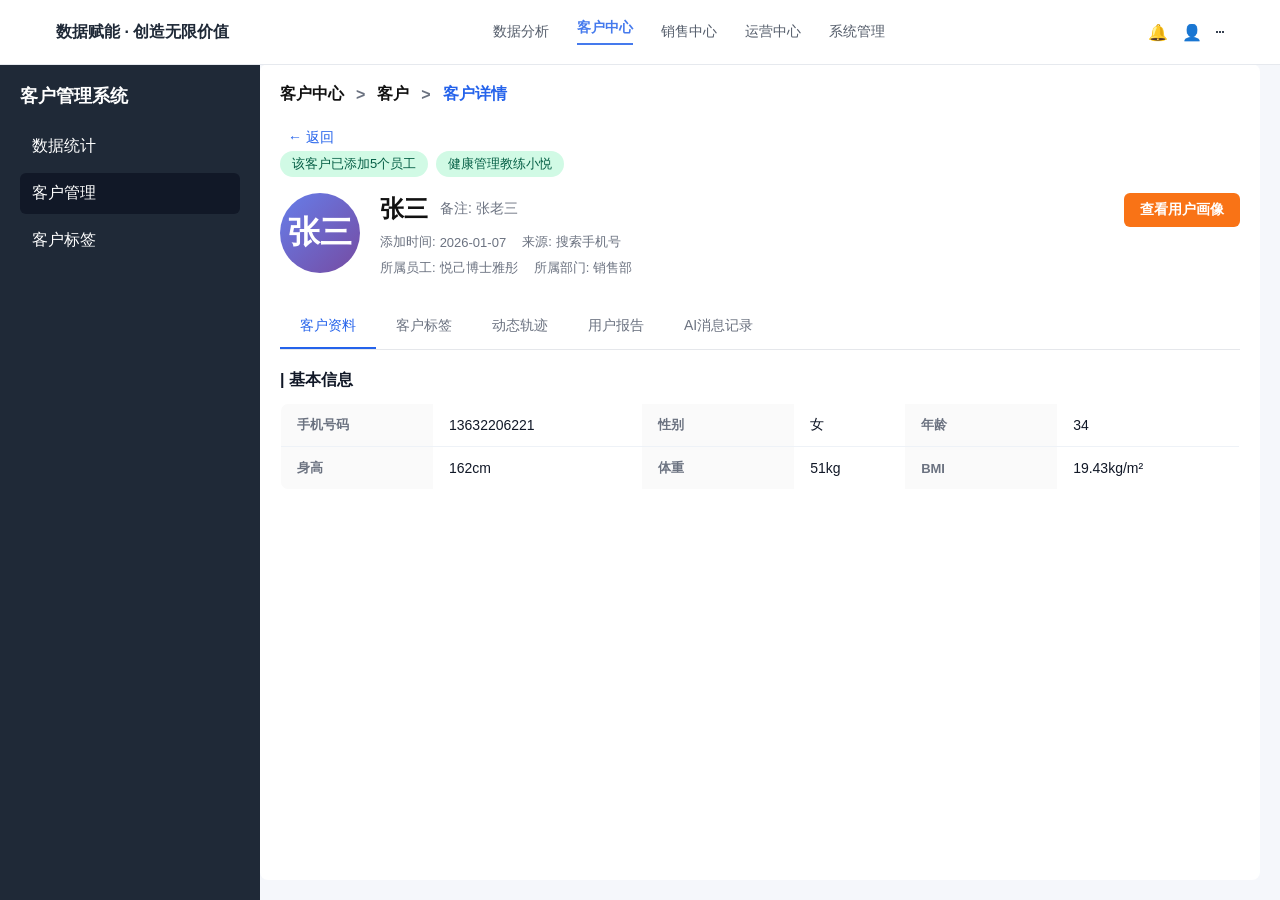
<file: prototype/user-profile3.html>
<!doctype html>
<html lang="zh-CN">
<head>
  <meta charset="utf-8" />
  <meta name="viewport" content="width=device-width,initial-scale=1" />
  <title>客户详情页</title>
  <style>
    :root{--bg:#f5f7fb;--nav:#1f2937;--accent:#2563eb;--card:#fff;--muted:#6b7280}
    body{margin:0;font-family:Inter,Segoe UI,Arial;background:var(--bg);color:#111}
    .app{display:flex;height:calc(100vh - 64px);margin-top:64px}
    .topnav{position:fixed;left:0;right:0;top:0;height:64px;background:#fff;border-bottom:1px solid #e6e9ee;display:flex;align-items:center;z-index:50}
    .topnav .topnav-inner{width:1200px;margin:0 auto;display:flex;align-items:center;justify-content:space-between;padding:0 16px;box-sizing:border-box}
    .topnav .logo{font-weight:600;color:#1f2937}
    .topnav .top-links{display:flex;gap:28px;align-items:center}
    .topnav .top-links a{color:#374151;text-decoration:none;font-size:14px;opacity:0.85}
    .topnav .top-links a.active{color:#2563eb;font-weight:600;border-bottom:2px solid #2563eb;padding-bottom:6px}
    .topnav .top-actions{display:flex;gap:14px;align-items:center;color:#374151}
    .sidebar{width:260px;background:var(--nav);color:#fff;padding:20px;box-sizing:border-box}
    .brand{font-weight:700;font-size:18px;margin-bottom:18px}
    .nav{list-style:none;padding:0;margin:0}
    .nav li{padding:10px 12px;border-radius:6px;cursor:pointer;margin-bottom:6px}
    .nav li.active{background:#111827}
    .nav li .sub{list-style:none;padding-left:12px;margin-top:6px;display:none}
    .nav li.open>.sub{display:block}
    .nav li .sub li{padding:6px 12px;border-radius:6px;cursor:pointer;margin-bottom:4px;font-size:13px;background:transparent}
    .nav li .sub li.active{background:rgba(255,255,255,0.06);font-weight:600;color:#fff}
    .content{flex:1;padding:20px;overflow:auto;position:relative;background:#fff;border-radius:8px;margin:0 20px 20px 0}
    .breadcrumb{display:flex;align-items:center;gap:8px;font-size:16px;font-weight:700;color:#111;margin-bottom:20px}
    .breadcrumb-separator{color:#6b7280;margin:0 4px}
    .breadcrumb-current{color:var(--accent)}
    .back-btn{background:transparent;border:none;color:var(--accent);cursor:pointer;font-size:14px;padding:4px 8px;border-radius:4px;display:flex;align-items:center;gap:4px}
    .back-btn:hover{background:#f3f4f6}
    .customer-tags{display:flex;gap:8px;flex-wrap:wrap;margin-bottom:16px}
    .customer-tag{background:#d1fae5;color:#065f46;padding:4px 12px;border-radius:16px;font-size:13px}
    .customer-header{display:flex;align-items:flex-start;gap:20px;margin-bottom:20px;justify-content:space-between}
    .customer-avatar{width:80px;height:80px;border-radius:50%;object-fit:cover}
    .customer-info-main{flex:1;min-width:0}
    .customer-name-row{display:flex;align-items:center;gap:12px;margin-bottom:8px}
    .customer-name{font-size:24px;font-weight:600;margin-bottom:0}
    .customer-subtitle{font-size:14px;color:#6b7280;margin-bottom:0}
    .customer-meta{display:flex;flex-wrap:wrap;gap:16px;margin-bottom:8px}
    .customer-meta-item{display:flex;align-items:center;gap:4px;font-size:13px;color:#6b7280}
    .user-tag{background:#fbbf24;color:#92400e;padding:4px 12px;border-radius:16px;font-size:13px;font-weight:600}
    .user-analysis-btn{background:#f97316;color:#fff;padding:8px 16px;border-radius:6px;font-size:14px;font-weight:600;border:none;cursor:pointer;align-self:flex-start}
    .tabs{display:flex;gap:0;border-bottom:1px solid #e5e7eb;margin-bottom:20px}
    .tab{padding:12px 20px;background:#fff;border:none;color:#6b7280;font-size:14px;cursor:pointer;border-bottom:2px solid transparent}
    .tab:hover{color:#374151}
    .tab.active{color:var(--accent);border-bottom-color:var(--accent)}
    .tab-content{display:none}
    .tab-content.active{display:block}
    .info-table-section{margin-bottom:20px}
    .info-section-title{font-size:16px;font-weight:600;margin-bottom:12px;color:#111827}
    .info-table{width:100%;border-collapse:collapse;border:1px solid #e5e7eb;border-radius:8px;overflow:hidden}
    .info-table th,.info-table td{padding:12px 16px;text-align:left;border-bottom:1px solid #eef2f7}
    .info-table th{background:#fafafa;font-weight:600;color:#6b7280;font-size:13px;width:120px}
    .info-table td{color:#111827;font-size:14px}
    .info-table tr:last-child th,.info-table tr:last-child td{border-bottom:none}
    .query-container{background:#f8fafc;border:1px solid #e2e8f0;border-radius:12px;padding:20px;margin-bottom:20px}
    .query-form{display:flex;flex-wrap:wrap;gap:16px;align-items:flex-end}
    .query-field{display:flex;flex-direction:column;gap:6px}
    .query-field-horiz{display:flex;flex-direction:row;align-items:center;gap:8px}
    .query-label{font-size:13px;color:#64748b;font-weight:500}
    .query-input{padding:10px 14px;border:1px solid #cbd5e1;border-radius:8px;font-size:14px;outline:none;width:180px;transition:border-color 0.2s}
    .query-input:focus{border-color:#2563eb}
    .multi-select{position:relative;width:180px}
    .multi-select-trigger{padding:10px 14px;border:1px solid #cbd5e1;border-radius:8px;font-size:14px;background:#fff;cursor:pointer;display:flex;align-items:center;justify-content:space-between;transition:border-color 0.2s}
    .multi-select-trigger:hover{border-color:#94a3b8}
    .multi-select-trigger::after{content:"";width:0;height:0;border-left:5px solid transparent;border-right:5px solid transparent;border-top:5px solid #64748b;margin-left:8px}
    .multi-select-dropdown{position:absolute;top:calc(100% + 4px);left:0;right:0;background:#fff;border:1px solid #e2e8f0;border-radius:8px;display:none;z-index:100;max-height:240px;overflow-y:auto;box-shadow:0 4px 12px rgba(0,0,0,0.1)}
    .multi-select-dropdown.show{display:block}
    .multi-select-option{padding:10px 14px;cursor:pointer;display:flex;align-items:center;gap:10px;border-bottom:1px solid #f1f5f9}
    .multi-select-option:last-child{border-bottom:none}
    .multi-select-option:hover{background:#f8fafc}
    .multi-select-option input{width:16px;height:16px;accent-color:#2563eb}
    .multi-select-tags{display:flex;flex-wrap:wrap;gap:4px;flex:1;min-width:0}
    .multi-select-tag{background:#e0e7ff;color:#3730a3;padding:2px 8px;border-radius:4px;font-size:12px;font-weight:500;white-space:nowrap}
    .multi-select-tag-close{margin-left:4px;cursor:pointer;opacity:0.7}
    .multi-select-tag-close:hover{opacity:1}
    .query-time-wrap{display:flex;align-items:center;gap:8px}
    .query-time-input{padding:10px 14px;border:1px solid #cbd5e1;border-radius:8px;font-size:14px;outline:none;width:130px;transition:border-color 0.2s}
    .query-time-input:focus{border-color:#2563eb}
    .query-time-sep{color:#64748b;font-size:14px}
    .query-actions{display:flex;gap:8px;margin-left:auto}
    .query-btn{background:#2563eb;color:#fff;border:none;padding:6px 16px;border-radius:6px;font-size:13px;font-weight:500;cursor:pointer;transition:all 0.2s}
    .query-btn:hover{background:#1d4ed8}
    .reset-btn{background:#fff;color:#64748b;border:1px solid #cbd5e1;padding:6px 16px;border-radius:6px;font-size:13px;font-weight:500;cursor:pointer;transition:all 0.2s}
    .reset-btn:hover{background:#f8fafc;color:#475569}
    .segment-control{display:inline-flex;border:1px solid #d1d5db;border-radius:8px;overflow:hidden;margin-bottom:16px}
    .segment-btn{padding:3px 20px;background:#fff;border:none;font-size:14px;font-weight:500;color:#6b7280;cursor:pointer;transition:all 0.2s;text-align:center}
    .segment-btn:not(:last-child){border-right:1px solid #d1d5db}
    .segment-btn:hover{background:#f3f4f6}
    .segment-btn.active{background:#2563eb;color:#fff}
    .tag-section{display:none}
    .tag-section.active{display:block}
    .tag-table{width:100%;border-collapse:collapse;border:1px solid #e5e7eb;border-radius:8px;overflow:hidden;background:#fff;table-layout:fixed;min-width:900px}
    .tag-table th{background:#f9fafb;color:#374151;font-size:12px;font-weight:600;padding:12px 16px;text-align:left;border-bottom:1px solid #e5e7eb;white-space:nowrap}
    .tag-table td{color:#6b7280;font-size:12px;padding:12px 16px;text-align:left;border-bottom:1px solid #e5e7eb;white-space:nowrap;overflow:hidden;text-overflow:ellipsis}
    .tag-table th:nth-child(1),.tag-table td:nth-child(1){width:80px}
    .tag-table th:nth-child(2),.tag-table td:nth-child(2){width:100px;font-size:12px;white-space:normal;overflow:visible;text-overflow:initial}
    .tag-table th:nth-child(3),.tag-table td:nth-child(3){width:80px}
    .tag-table th:nth-child(4),.tag-table td:nth-child(4){width:100px}
    .tag-table th:nth-child(5),.tag-table td:nth-child(5){width:90px}
    .tag-table th:nth-child(6),.tag-table td:nth-child(6){width:100px;overflow:visible;text-overflow:initial;white-space:nowrap}
    .tag-table th:nth-child(6) *,.tag-table td:nth-child(6) *{overflow:visible;text-overflow:initial;white-space:nowrap}
    .tag-table tr:last-child td{border-bottom:none}
    .tag-table tr:hover{background:#f9fafb}
    .status{display:inline-block;padding:4px 12px;border-radius:12px;font-size:12px;font-weight:500}
    .status-normal{background:#d1fae5;color:#065f46}
    .status-expired{background:#f3f4f6;color:#6b7280}
    .status-deleted{background:#fee2e2;color:#b91c1c}
    .status-overridden{background:#fef3c7;color:#92400e}
    .status-merged{background:#e0e7ff;color:#3730a3}
    .action-btn{padding:4px 12px;border-radius:6px;font-size:12px;cursor:pointer;border:1px solid;background:#fff;transition:all 0.2s}
    .action-detail{margin-right:6px;color:#64748b;border-color:#e2e8f0}
    .action-detail:hover{background:#f1f5f9;color:#475569}
    .action-delete{color:#dc2626;border-color:#dc2626}
    .action-delete:hover{background:#dc2626;color:#fff}
    .action-restore{color:#2563eb;border-color:#2563eb}
    .profile-tab{padding:6px 16px;border-radius:6px;font-size:13px;cursor:pointer;border:1px solid #e2e8f0;background:#fff;color:#64748b;transition:all 0.2s}
    .profile-tab.active{background:#2563eb;color:#fff;border-color:#2563eb}
    .profile-tab:disabled{cursor:not-allowed;opacity:0.5;background:#f3f4f6;color:#9ca3af;border-color:#e5e7eb}
    .action-restore:hover{background:#2563eb;color:#fff}
    .add-tag-btn{background:#fff;color:#2563eb;border:1px solid #2563eb;padding:8px 20px;border-radius:8px;font-size:12px;font-weight:500;cursor:pointer;transition:all 0.2s}
    .add-tag-btn:hover{background:#2563eb;color:#fff}
    .tag-count{color:#6b7280;font-size:12px}
    .op-btn{background:#fff;color:#64748b;border:1px solid #e2e8f0;padding:4px 12px;border-radius:6px;font-size:12px;cursor:pointer;margin-right:4px;transition:all 0.2s}
    .op-btn:hover{background:#f1f5f9;color:#475569}
    .op-btn-detail{color:#64748b;border-color:#e2e8f0}
    .op-btn-detail:hover{background:#f1f5f9;color:#475569}
    .op-btn-danger{color:#dc2626}
    .op-btn-danger:hover{background:#fef2f2;color:#b91c1c}
    .op-btn-restore{color:#2563eb;border-color:#2563eb}
    .op-btn-restore:hover{background:#2563eb;color:#fff}
    .op-btn-recover{color:#2563eb}
    .op-btn-recover:hover{background:#eff6ff;color:#1d4ed8}
    .pagination{display:flex;justify-content:space-between;align-items:center;padding:12px 0;font-size:12px}
    .pagination-info{color:#6b7280}
    .pagination-controls{display:flex;align-items:center;gap:8px}
    .page-btn{background:#fff;color:#64748b;border:1px solid #e2e8f0;padding:4px 12px;border-radius:6px;font-size:12px;cursor:pointer}
    .page-btn:hover{background:#f8fafc;color:#475569}
    .page-num{color:#374151;padding:0 8px}
    .page-size{padding:4px 8px;border:1px solid #e2e8f0;border-radius:6px;font-size:12px;color:#374151;background:#fff}
    .modal{display:none;position:fixed;top:0;left:0;right:0;bottom:0;background:rgba(0,0,0,0.5);z-index:200;align-items:center;justify-content:center}
    .modal.show{display:flex}
    .modal-content{background:#fff;border-radius:12px;width:480px;max-width:90%;box-shadow:0 20px 60px rgba(0,0,0,0.2)}
    .modal-content.profile-modal{width:760px;max-height:88vh}
    .modal-header{display:flex;justify-content:space-between;align-items:center;padding:16px 20px;border-bottom:1px solid #e5e7eb}
    .modal-title{font-size:16px;font-weight:600;color:#111}
    .modal-close{font-size:24px;color:#9ca3af;cursor:pointer;line-height:1}
    .modal-close:hover{color:#374151}
    .modal-body{padding:20px;max-height:60vh;overflow-y:auto}
    .form-field{margin-bottom:16px}
    .form-label{font-size:13px;color:#374151;font-weight:500;margin-bottom:6px;display:block}
    .required{color:#dc2626}
    .form-input,.form-select,.form-textarea{width:100%;padding:10px 12px;border:1px solid #d1d5db;border-radius:8px;font-size:13px;box-sizing:border-box}
    .form-textarea{resize:vertical;min-height:80px}
    .form-error{font-size:12px;color:#dc2626;margin-top:4px;display:block;min-height:16px}
    .modal-footer{display:flex;justify-content:flex-end;gap:12px;padding:16px 20px;border-top:1px solid #e5e7eb}
    .modal-btn{padding:8px 20px;border-radius:8px;font-size:14px;font-weight:500;cursor:pointer;transition:all 0.2s}
    .modal-btn-cancel{background:#fff;color:#6b7280;border:1px solid #d1d5db}
    .modal-btn-cancel:hover{background:#f9fafb}
    .modal-btn-confirm{background:#2563eb;color:#fff;border:none}
    .modal-btn-confirm:hover{background:#1d4ed8}
    .confirm-modal-content{width:420px;border-radius:16px}
    .confirm-modal-body{padding:32px 24px;text-align:center}
    .confirm-modal-body p{margin:0;font-size:15px;color:#374151;line-height:1.6}
    .confirm-modal-footer{justify-content:center;padding:20px 24px;border-top:none}
    .confirm-ok-btn{background:#dc2626;color:#fff;border:none;padding:8px 24px;border-radius:8px;font-size:14px;font-weight:500;cursor:pointer}
    .confirm-ok-btn:hover{background:#b91c1c}
    .log-btn{background:#fff;color:#64748b;border:1px solid #e2e8f0;padding:8px 16px;border-radius:8px;font-size:12px;cursor:pointer;transition:all 0.2s}
    .log-btn:hover{background:#f8fafc;color:#475569}
    .export-btn{background:#2563eb;color:#fff;border:none;padding:8px 16px;border-radius:8px;font-size:12px;cursor:pointer;transition:all 0.2s}
    .export-btn:hover{background:#1d4ed8}
    /* 用户画像弹窗 */
    .profile-modal{width:760px;max-height:88vh;display:flex;flex-direction:column}
    .profile-header-bar{padding:10px 24px;border-bottom:1px solid #e5e7eb;display:flex;justify-content:space-between;align-items:center;flex-shrink:0}
    .profile-time{font-size:12px;color:#94a3b8}
    .profile-refresh-btn{background:#f97316;color:#fff;border:none;padding:5px 14px;border-radius:6px;font-size:12px;cursor:pointer}
    .profile-refresh-btn:hover{background:#ea580c}
    .profile-refresh-btn.updating{background:#94a3b8;color:#fff;cursor:not-allowed}
    .profile-refresh-loading{display:none;background:#fef3c7;border:1px solid #fde68a;border-radius:8px;padding:10px 14px;margin-bottom:12px;font-size:13px;color:#92400e;align-items:center;gap:8px;position:sticky;top:0;z-index:10}
    .profile-refresh-loading.show{display:flex}
    .profile-refresh-loading-icon{font-size:15px;animation:spin 1s linear infinite;flex-shrink:0}
    @keyframes spin{from{transform:rotate(0deg)}to{transform:rotate(360deg)}}
    .profile-content-updating .profile-section-title{opacity:.5;pointer-events:none}
    .profile-content-updating #career-edit-btn{pointer-events:none;opacity:.5}
    .profile-content-updating .profile-supplement-area{pointer-events:none;opacity:.5}
    .profile-tabs-bar{padding:10px 24px 0;background:#fff;flex-shrink:0;border-bottom:1px solid #f0f0f0}
    .profile-tab-btn{padding:10px 24px;border:none;font-size:13px;font-weight:500;cursor:pointer;background:transparent;color:#6b7280;border-bottom:2px solid transparent;margin-right:4px;transition:all 0.2s}
    .profile-tab-btn:hover{color:#2563eb}
    .profile-tab-btn.active{color:#2563eb;border-bottom-color:#2563eb}
    .profile-content-wrap{overflow-y:auto;flex:1;padding:16px 24px 20px}
    .profile-edit-tip{display:none;background:#eff6ff;border:1px solid #bfdbfe;border-radius:8px;padding:10px 14px;margin-bottom:12px;font-size:13px;color:#1e40af;line-height:1.6;align-items:flex-start;gap:8px;position:sticky;top:0;z-index:10}
    .profile-edit-tip.show{display:flex}
    .profile-edit-tip-icon{font-size:15px;flex-shrink:0;margin-top:1px}
    .profile-edit-tip-close{margin-left:auto;cursor:pointer;color:#64748b;font-size:14px;flex-shrink:0;background:none;border:none;padding:0 2px}
    .profile-edit-tip-close:hover{color:#1e293b}
    .profile-gen-guide{margin-top:16px;border-top:1px dashed #e2e8f0;padding-top:12px}
    .profile-gen-guide-label{font-size:12px;color:#64748b;margin-bottom:6px}
    .profile-gen-guide textarea{width:100%;min-height:72px;resize:vertical;border:1px solid #e2e8f0;border-radius:6px;padding:8px 10px;font-size:13px;color:#334155;outline:none;transition:border-color 0.2s}
    .profile-gen-guide textarea:focus{border-color:#3b82f6}
    .profile-section{margin-bottom:14px}
    .profile-section-title{font-size:14px;font-weight:600;color:#1e293b;margin-bottom:10px;padding-bottom:6px;border-bottom:1px solid #f0f0f0;display:flex;align-items:center;gap:8px}
    .profile-section-edit-btn{font-size:13px;color:#94a3b8;cursor:pointer;padding:2px 6px;border-radius:4px;transition:all 0.2s;border:none;background:none;line-height:1}
    .profile-section-edit-btn:hover{color:#2563eb;background:#eff6ff}
    .profile-section-editing{outline:2px solid #3b82f6;outline-offset:-2px;border-radius:8px}
    .profile-core-tags{display:flex;flex-wrap:wrap;gap:8px}
    .profile-core-tag{background:#f0fdf4;border:1px solid #bbf7d0;color:#166534;padding:5px 12px;border-radius:14px;font-size:12px;font-weight:500}
    .profile-label-item{background:#f8fafc;border:1px solid #e2e8f0;border-radius:8px;padding:10px 14px;margin-bottom:8px;border-left:3px solid #2563eb}
    .profile-label-cat{font-size:12px;font-weight:600;color:#2563eb;margin-bottom:4px}
    .profile-label-desc{font-size:12px;color:#475569;line-height:1.6}
    .profile-changed-list{list-style:none;padding:0;margin:0;background:#f8fafc;border:1px solid #e2e8f0;border-radius:10px;padding:12px 14px}
    .profile-changed-list li{font-size:12px;color:#475569;line-height:1.7;padding-left:12px;position:relative}
    .profile-changed-list li::before{content:'•';position:absolute;left:0;color:#3b82f6}
    .profile-label-list{display:flex;flex-direction:column;gap:8px}
    .profile-label-item{background:#f8fafc;border:1px solid #e2e8f0;border-radius:8px;padding:10px 12px}
    .profile-chat-item{display:flex;gap:10px;margin-bottom:10px;padding-bottom:10px;border-bottom:1px solid #f0f0f0}
    .profile-chat-item:last-child{margin-bottom:0;padding-bottom:0;border-bottom:none}
    .profile-chat-type{flex-shrink:0;background:#dbeafe;color:#1e40af;padding:2px 8px;border-radius:10px;font-size:11px;font-weight:600;height:fit-content;margin-top:1px}
    .profile-chat-content{font-size:12px;color:#374151;line-height:1.6}
    .profile-product-item{background:#f8fafc;border:1px solid #e2e8f0;border-radius:8px;padding:12px 14px;margin-bottom:8px}
    .profile-product-item:last-child{margin-bottom:0}
    .profile-product-name{font-size:13px;font-weight:600;color:#1e293b;margin-bottom:4px}
    .profile-product-cat{display:inline-block;background:#f3f4f6;color:#64748b;padding:1px 8px;border-radius:6px;font-size:11px;margin-bottom:6px}
    .profile-product-reason{font-size:12px;color:#64748b;line-height:1.6}
    .profile-purchase-grid{display:grid;grid-template-columns:repeat(4,1fr);gap:8px 16px;margin-bottom:10px}
    .profile-purchase-stat-label{font-size:11px;color:#94a3b8;margin-bottom:2px}
    .profile-purchase-stat-value{font-size:14px;font-weight:600;color:#1e293b}
    .profile-purchase-points{display:flex;flex-direction:column;gap:6px}
    .profile-purchase-point{background:#fff;border:1px solid #e2e8f0;border-radius:6px;padding:6px 10px;font-size:12px;color:#4b5563;line-height:1.6}
    .detail-section{margin-bottom:20px}
    .detail-section-title{font-size:14px;color:#374151;font-weight:600;margin:0 0 12px 0;padding-bottom:8px;border-bottom:1px solid #e5e7eb}
    .detail-info-grid{display:grid;grid-template-columns:1fr 1fr;gap:12px}
    .detail-info-item{display:flex;flex-direction:column;gap:4px}
    .detail-info-label{font-size:12px;color:#6b7280}
    .detail-info-value{font-size:13px;color:#374151}
    .detail-log-container{max-height:200px;overflow-y:auto;border:1px solid #e5e7eb;border-radius:6px}
    .log-modal{height:580px;display:flex;flex-direction:column}
    .log-modal .modal-body.log-modal-body-wrapper{flex:1;overflow:hidden;display:flex;flex-direction:column;padding:0}
    .log-table-container{flex:1;overflow-y:auto;padding:0}
    .log-table{width:100%;border-collapse:collapse;font-size:12px}
    .log-table th{position:sticky;top:0;background:#f9fafb;color:#374151;font-weight:600;padding:10px 16px;text-align:left;border-bottom:1px solid #e5e7eb;white-space:nowrap;z-index:1}
    .log-table td{padding:10px 12px;text-align:left;border-bottom:1px solid #f1f5f9;color:#6b7280}
    .log-type{display:inline-block;padding:2px 8px;border-radius:10px;font-size:11px;font-weight:500}
    .log-type-add{background:#d1fae5;color:#065f46}
    .log-type-edit{background:#dbeafe;color:#1e40af}
    .log-type-delete{background:#fee2e2;color:#b91c1c}
    .log-type-cancel-delete{background:#dbeafe;color:#1e40af}
    .log-type-expire{background:#f3f4f6;color:#6b7280}
    .log-type-restore{background:#fef3c7;color:#92400e}
    .log-type-merge{background:#e9d5ff;color:#7c3aed}
    .log-filter{display:flex;flex-wrap:wrap;gap:12px;align-items:center;padding:12px 16px;background:#f9fafb;border-bottom:1px solid #e5e7eb}
    .log-filter-item{display:flex;align-items:center;gap:6px}
    .log-filter-label{font-size:12px;color:#64748b;white-space:nowrap}
    .log-filter-select{padding:6px 10px;border:1px solid #d1d5db;border-radius:6px;font-size:12px;color:#374151;background:#fff}
    .log-filter-date{padding:6px 10px;border:1px solid #d1d5db;border-radius:6px;font-size:12px;color:#374151;background:#fff}
    .log-filter-sep{font-size:12px;color:#64748b}
    .log-filter-btn{background:#2563eb;color:#fff;border:none;padding:6px 14px;border-radius:6px;font-size:12px;cursor:pointer}
    .log-filter-btn:hover{background:#1d4ed8}
    .log-filter-btn-reset{background:#fff;color:#64748b;border:1px solid #d1d5db;margin-left:4px}
    .log-filter-btn-reset:hover{background:#f8fafc}
    .log-pagination{display:flex;justify-content:space-between;align-items:center;padding:12px 16px;border-top:1px solid #e5e7eb;background:#f9fafb}
    .log-pagination-info{font-size:12px;color:#64748b}
    .log-pagination-controls{display:flex;align-items:center;gap:8px}
    .log-page-btn{background:#fff;color:#374151;border:1px solid #d1d5db;padding:4px 12px;border-radius:6px;font-size:12px;cursor:pointer}
    .log-page-btn:hover{background:#f1f5f9}
    .log-page-btn-disabled{color:#cbd5e1;cursor:not-allowed}
    .log-page-btn-disabled:hover{background:#fff}
    .log-page-input{width:48px;padding:4px 8px;border:1px solid #d1d5db;border-radius:6px;font-size:12px;text-align:center}
    .log-page-sep{font-size:12px;color:#64748b}
    .log-page-total{font-size:12px;color:#64748b}
    .topic-pagination{display:flex;justify-content:space-between;align-items:center;padding:12px 16px;border-top:1px solid #e5e7eb;background:#f9fafb}
    .topic-pagination-left{display:flex;align-items:center;gap:12px}
    .topic-pagination-info{font-size:12px;color:#64748b}
    .topic-pagination-controls{display:flex;align-items:center;gap:8px}
    .topic-page-size-wrapper{display:flex;align-items:center;gap:6px}
    .topic-page-size-label{font-size:12px;color:#64748b}
    .topic-page-size-select{ padding:4px 8px;border:1px solid #d1d5db;border-radius:6px;font-size:12px;background:#fff;cursor:pointer}
    .topic-page-btn{background:#fff;color:#374151;border:1px solid #d1d5db;padding:4px 12px;border-radius:6px;font-size:12px;cursor:pointer}
    .topic-page-btn:hover{background:#f1f5f9}
    .topic-page-btn-disabled{color:#cbd5e1;cursor:not-allowed}
    .topic-page-btn-disabled:hover{background:#fff}
    .topic-page-input{width:48px;padding:4px 8px;border:1px solid #d1d5db;border-radius:6px;font-size:12px;text-align:center}
    .topic-page-total{font-size:12px;color:#64748b}
    .confirm-modal-content .modal-header{border-bottom:none}

    .profile-supplement-area{background:#f8fafc;border:1px solid #e2e8f0;border-radius:10px;padding:14px 16px;margin-bottom:14px}
    .profile-supplement-textarea{width:100%;min-height:60px;padding:8px 10px;border:1px solid #e2e8f0;border-radius:6px;font-size:13px;resize:vertical;line-height:1.6;box-sizing:border-box;}
    .profile-supplement-textarea:focus{border-color:#3b82f6;outline:none}
    .profile-supplement-btns{display:flex;justify-content:flex-end;gap:6px;margin-top:8px}
    .profile-supplement-save-btn{font-size:12px;cursor:pointer;padding:4px 14px;border-radius:4px;border:none;background:#2563eb;color:#fff;transition:all 0.2s}
    .profile-supplement-save-btn:hover{background:#1d4ed8}
    .profile-supplement-history-btn{font-size:12px;cursor:pointer;padding:4px 14px;border-radius:4px;border:1px solid #e2e8f0;background:#fff;color:#64748b;transition:all 0.2s}
    .profile-supplement-history-btn:hover{background:#f9fafb;color:#2563eb;border-color:#bfdbfe}
    .profile-supplement-history{margin-top:10px;display:none}
    .profile-supplement-history.show{display:block}
    .profile-supplement-history-title{font-size:12px;color:#94a3b8;margin-bottom:6px}
    .profile-supplement-history-item{background:#fff;border:1px solid #e2e8f0;border-radius:6px;padding:10px 12px;margin-bottom:6px;font-size:12px;color:#374151;line-height:1.6;white-space:pre-wrap;word-break:break-all}
    .profile-supplement-history-meta{font-size:11px;color:#94a3b8;margin-bottom:4px}

        /* 客服补充历史弹窗 */
    .supplement-history-modal .modal-content{width:600px;max-height:70vh}
    .supplement-history-role-badge{display:inline-block;font-size:11px;padding:1px 8px;border-radius:3px;background:#e2e8f0;color:#475569;margin-right:6px;vertical-align:middle}
    .supplement-history-checkbox{width:16px;height:16px;cursor:pointer;accent-color:#2563eb;margin-right:10px;flex-shrink:0}
    .supplement-history-item-row{display:flex;align-items:flex-start;padding:12px 14px;background:#f8fafc;border:1px solid #e2e8f0;border-radius:8px;margin-bottom:8px}
    .supplement-history-item-body{flex:1;min-width:0}
    .supplement-history-footer{display:flex;align-items:center;justify-content:space-between;padding:10px 14px;background:#f0f5ff;border:1px solid #bfdbfe;border-radius:8px;margin-top:10px;font-size:12px;color:#1e40af}
    .supplement-history-footer-btn{font-size:11px;cursor:pointer;padding:3px 10px;border-radius:4px;border:1px solid #bfdbfe;background:#fff;color:#2563eb;transition:all 0.2s}
    .supplement-history-footer-btn:hover{background:#eff6ff}
    .supplement-selection-hint{font-size:11px;color:#94a3b8;margin-top:8px;text-align:right}
    </style>
</head>
<body>
  <header class="topnav">
    <div class="topnav-inner">
      <div class="logo">数据赋能 · 创造无限价值</div>
      <nav class="top-links">
        <a>数据分析</a>
        <a class="active">客户中心</a>
        <a>销售中心</a>
        <a>运营中心</a>
        <a>系统管理</a>
      </nav>
      <div class="top-actions"><span>🔔</span><span>👤</span><span>⋯</span></div>
    </div>
  </header>
  <div class="app">
    <aside class="sidebar">
      <div class="brand">客户管理系统</div>
      <ul class="nav">
        <li>数据统计
          <ul class="sub">
            <li>客户统计</li>
            <li>客户分析</li>
          </ul>
        </li>
        <li class="active">客户管理
          <ul class="sub">
            <li>客户列表</li>
            <li>客户信息</li>
          </ul>
        </li>
        <li>客户标签
          <ul class="sub">
            <li>客户标签</li>
            <li>标签检索</li>
            <li>标签分析</li>
          </ul>
        </li>
      </ul>
    </aside>

    <main class="content">
      <div class="breadcrumb">
        <span>客户中心</span>
        <span class="breadcrumb-separator">></span>
        <span>客户</span>
        <span class="breadcrumb-separator">></span>
        <span class="breadcrumb-current">客户详情</span>
      </div>

      <button class="back-btn">← 返回</button>

      <div class="customer-tags">
        <span class="customer-tag">该客户已添加5个员工</span>
        <span class="customer-tag">健康管理教练小悦</span>
      </div>

      <div class="customer-header">
        <div class="customer-avatar" style="background: linear-gradient(135deg, #667eea 0%, #764ba2 100%); display: flex; align-items: center; justify-content: center; color: white; font-size: 32px; font-weight: bold;">张三</div>
        <div class="customer-info-main">
          <div class="customer-name-row">
            <div class="customer-name">张三</div>
            <div class="customer-subtitle">备注: 张老三</div>
          </div>
          <div class="customer-meta">
            <div class="customer-meta-item"><span>添加时间:</span><span>2026-01-07</span></div>
            <div class="customer-meta-item"><span>来源:</span><span>搜索手机号</span></div>
          </div>
          <div class="customer-meta">
            <div class="customer-meta-item"><span>所属员工:</span><span>悦己博士雅彤</span></div>
            <div class="customer-meta-item"><span>所属部门:</span><span>销售部</span></div>
          </div>
        </div>
        <button class="user-analysis-btn">查看用户画像</button>
      </div>

      <div class="tabs">
        <button class="tab active" data-tab="customer-profile">客户资料</button>
        <button class="tab" data-tab="customer-tags">客户标签</button>
        <button class="tab" data-tab="dynamic-trail">动态轨迹</button>
        <button class="tab" data-tab="user-report">用户报告</button>
        <button class="tab" data-tab="ai-message">AI消息记录</button>
      </div>

      <div id="customer-profile" class="tab-content active">
        <div class="info-section-title">| 基本信息</div>
        <table class="info-table">
          <tr>
            <th>手机号码</th><td>13632206221</td>
            <th>性别</th><td>女</td>
            <th>年龄</th><td>34</td>
          </tr>
          <tr>
            <th>身高</th><td>162cm</td>
            <th>体重</th><td>51kg</td>
            <th>BMI</th><td>19.43kg/m²</td>
          </tr>
        </table>
      </div>

      <div id="customer-tags" class="tab-content">
        <div class="segment-control">
          <button class="segment-btn active" data-section="free-tags">对话自由标签</button>
          <button class="segment-btn" data-section="topic-tags">话题标签</button>
        </div>

        <div id="free-tags" class="tag-section active">
          <div class="query-container">
            <div class="query-form">
              <div style="display:flex;flex-wrap:wrap;gap:16px;align-items:flex-end;width:100%;">
                <div class="query-field" style="flex:0 0 100%;">
                  <label class="query-label">关键词</label>
                  <input type="text" class="query-input" placeholder="输入标签关键词，支持模糊匹配，多个关键词用中文逗号隔开" style="width:500px;"/>
                </div>
              </div>
              <div style="display:flex;flex-wrap:wrap;gap:16px;align-items:flex-end;width:100%;margin-top:12px;">
                <div class="query-field">
                  <label class="query-label">标签分类</label>
                  <div class="multi-select" data-field="category">
                    <div class="multi-select-trigger"><div class="multi-select-tags"><span style="color:#9ca3af;font-size:13px;">全部</span></div></div>
                    <div class="multi-select-dropdown">
                      <div class="multi-select-option"><label><input type="checkbox" value="日常节律" />日常节律</label></div>
                      <div class="multi-select-option"><label><input type="checkbox" value="情绪心理" />情绪心理</label></div>
                      <div class="multi-select-option"><label><input type="checkbox" value="运动活动" />运动活动</label></div>
                      <div class="multi-select-option"><label><input type="checkbox" value="体感" />体感</label></div>
                      <div class="multi-select-option"><label><input type="checkbox" value="医疗健康" />医疗健康</label></div>
                      <div class="multi-select-option"><label><input type="checkbox" value="生活事件" />生活事件</label></div>
                      <div class="multi-select-option"><label><input type="checkbox" value="行动计划" />行动计划</label></div>
                      <div class="multi-select-option"><label><input type="checkbox" value="人口属性" />人口属性</label></div>
                    </div>
                  </div>
                </div>
                <div class="query-field">
                  <label class="query-label">聊天对象</label>
                  <div class="multi-select" data-field="source">
                    <div class="multi-select-trigger"><div class="multi-select-tags"><span style="color:#9ca3af;font-size:13px;">全部</span></div></div>
                    <div class="multi-select-dropdown">
                      <div class="multi-select-option"><label><input type="checkbox" value="MIRROVA" />MIRROVA</label></div>
                    </div>
                  </div>
                </div>
                <div class="query-field">
                  <label class="query-label">关注度</label>
                  <div class="multi-select" data-field="priority">
                    <div class="multi-select-trigger"><div class="multi-select-tags"><span style="color:#9ca3af;font-size:13px;">全部</span></div></div>
                    <div class="multi-select-dropdown">
                      <div class="multi-select-option"><label><input type="checkbox" value="高" checked />高</label></div>
                      <div class="multi-select-option"><label><input type="checkbox" value="中" checked />中</label></div>
                      <div class="multi-select-option"><label><input type="checkbox" value="低" />低</label></div>
                    </div>
                  </div>
                </div>
                <div class="query-field">
                  <label class="query-label">状态</label>
                  <div class="multi-select" data-field="status">
                    <div class="multi-select-trigger"><div class="multi-select-tags"><span style="color:#9ca3af;font-size:13px;">全部</span></div></div>
                    <div class="multi-select-dropdown">
                      <div class="multi-select-option"><label><input type="checkbox" value="正常" checked />正常</label></div>
                      <div class="multi-select-option"><label><input type="checkbox" value="已失效" />已失效</label></div>
                      <div class="multi-select-option"><label><input type="checkbox" value="已删除" />已删除</label></div>
                      <div class="multi-select-option"><label><input type="checkbox" value="已合并" />已合并</label></div>
                    </div>
                  </div>
                </div>
              </div>
              <div style="display:flex;flex-wrap:wrap;gap:16px;align-items:flex-end;width:100%;margin-top:12px;">
                <div class="query-field">
                  <label class="query-label">创建时间</label>
                  <div class="query-field-horiz">
                    <input type="date" class="query-time-input" value=""/>
                    <span class="query-time-sep">至</span>
                    <input type="date" class="query-time-input" value=""/>
                  </div>
                </div>
                <div class="query-field">
                  <label class="query-label">失效时间</label>
                  <div class="query-field-horiz">
                    <input type="date" class="query-time-input" id="expireTimeStart" value=""/>
                    <span class="query-time-sep">至</span>
                    <input type="date" class="query-time-input" id="expireTimeEnd" value=""/>
                  </div>
                </div>
                <div class="query-actions">
                  <button class="query-btn">查询</button>
                  <button class="reset-btn">重置</button>
                </div>
              </div>
            </div>
          </div>

          <div style="display:flex;justify-content:flex-end;align-items:center;margin-bottom:12px;gap:8px;">
            <button class="add-tag-btn">+ 新增标签</button>
            <button class="export-btn" id="exportTagsBtn">导出标签</button>
            <button class="log-btn" id="viewLogBtn">查看日志</button>
          </div>

          <div style="overflow-x:auto;">
          <table class="tag-table">
            <thead>
              <tr>
                <th>标签名称</th>
                <th>标签分类</th>
                <th>关注度</th>
                <th>聊天对象</th>
                <th>状态</th>
                <th>创建时间</th>
                <th>失效时间</th>
                <th>操作</th>
              </tr>
            </thead>
            <tbody>
              <tr>
                <td>经常锻炼</td>
                <td>运动活动</td>
                <td><span style="background:#fce7f3;color:#be185d;padding:2px 8px;border-radius:10px;font-size:12px;">高</span></td>
                <td><span style="background:#dbeafe;color:#1e40af;padding:2px 8px;border-radius:10px;font-size:12px;">MIRROVA</span></td>
                <td><span class="status status-normal">正常</span></td>
                <td>2026-04-20</td>
                <td>2026-05-20</td>
                <td><button class="op-btn op-btn-detail">详情</button><button class="op-btn">修改</button><button class="op-btn op-btn-danger">删除</button></td>
              </tr>
              <tr>
                <td>睡眠质量差</td>
                <td>体感</td>
                <td><span style="background:#fef3c7;color:#92400e;padding:2px 8px;border-radius:10px;font-size:12px;">中</span></td>
                <td><span style="background:#dbeafe;color:#1e40af;padding:2px 8px;border-radius:10px;font-size:12px;">MIRROVA</span></td>
                <td><span class="status status-normal">正常</span></td>
                <td>2026-04-19</td>
                <td>2026-06-18</td>
                <td><button class="op-btn op-btn-detail">详情</button><button class="op-btn">修改</button><button class="op-btn op-btn-danger">删除</button></td>
              </tr>
              <tr>
                <td>饮食偏清淡</td>
                <td>日常节律</td>
                <td><span style="background:#fef3c7;color:#92400e;padding:2px 8px;border-radius:10px;font-size:12px;">中</span></td>
                <td><span style="background:#dbeafe;color:#1e40af;padding:2px 8px;border-radius:10px;font-size:12px;">MIRROVA</span></td>
                <td><span class="status status-expired">已失效</span></td>
                <td>2026-04-10</td>
                <td>2026-04-25</td>
                <td><button class="op-btn op-btn-detail">详情</button><button class="op-btn">修改</button></td>
              </tr>
              <tr>
                <td>压力较大</td>
                <td>情绪心理</td>
                <td><span style="background:#fce7f3;color:#be185d;padding:2px 8px;border-radius:10px;font-size:12px;">高</span></td>
                <td><span style="background:#dbeafe;color:#1e40af;padding:2px 8px;border-radius:10px;font-size:12px;">MIRROVA</span></td>
                <td><span class="status status-merged">已合并</span></td>
                <td>2026-04-18</td>
                <td>2026-06-02</td>
                <td><button class="op-btn op-btn-detail">详情</button><button class="op-btn">修改</button><button class="op-btn op-btn-recover">恢复</button></td>
              </tr>
              <tr>
                <td>久坐不动</td>
                <td>运动活动</td>
                <td><span style="background:#d1fae5;color:#065f46;padding:2px 8px;border-radius:10px;font-size:12px;">低</span></td>
                <td><span style="background:#dbeafe;color:#1e40af;padding:2px 8px;border-radius:10px;font-size:12px;">MIRROVA</span></td>
                <td><span class="status status-normal">正常</span></td>
                <td>2026-04-12</td>
                <td>2026-07-11</td>
                <td><button class="op-btn op-btn-detail">详情</button><button class="op-btn">修改</button><button class="op-btn op-btn-danger">删除</button></td>
              </tr>
              <tr>
                <td>血压偏高</td>
                <td>医疗健康</td>
                <td><span style="background:#fce7f3;color:#be185d;padding:2px 8px;border-radius:10px;font-size:12px;">高</span></td>
                <td><span style="background:#dbeafe;color:#1e40af;padding:2px 8px;border-radius:10px;font-size:12px;">MIRROVA</span></td>
                <td><span class="status status-normal">正常</span></td>
                <td>2026-04-15</td>
                <td>2026-07-14</td>
                <td><button class="op-btn op-btn-detail">详情</button><button class="op-btn">修改</button><button class="op-btn op-btn-danger">删除</button></td>
              </tr>
              <tr>
                <td>经常熬夜</td>
                <td>日常节律</td>
                <td><span style="background:#fef3c7;color:#92400e;padding:2px 8px;border-radius:10px;font-size:12px;">中</span></td>
                <td><span style="background:#dbeafe;color:#1e40af;padding:2px 8px;border-radius:10px;font-size:12px;">MIRROVA</span></td>
                <td><span class="status status-normal">正常</span></td>
                <td>2026-04-11</td>
                <td>2026-06-10</td>
                <td><button class="op-btn op-btn-detail">详情</button><button class="op-btn">修改</button><button class="op-btn op-btn-danger">删除</button></td>
              </tr>
              <tr>
                <td>焦虑情绪</td>
                <td>情绪心理</td>
                <td><span style="background:#fce7f3;color:#be185d;padding:2px 8px;border-radius:10px;font-size:12px;">高</span></td>
                <td><span style="background:#dbeafe;color:#1e40af;padding:2px 8px;border-radius:10px;font-size:12px;">MIRROVA</span></td>
                <td><span class="status status-normal">正常</span></td>
                <td>2026-04-17</td>
                <td>2026-06-16</td>
                <td><button class="op-btn op-btn-detail">详情</button><button class="op-btn">修改</button><button class="op-btn op-btn-danger">删除</button></td>
              </tr>
              <tr>
                <td>计划体检</td>
                <td>行动计划</td>
                <td><span style="background:#d1fae5;color:#065f46;padding:2px 8px;border-radius:10px;font-size:12px;">低</span></td>
                <td><span style="background:#dbeafe;color:#1e40af;padding:2px 8px;border-radius:10px;font-size:12px;">MIRROVA</span></td>
                <td><span class="status status-normal">正常</span></td>
                <td>2026-04-14</td>
                <td>2026-07-13</td>
                <td><button class="op-btn op-btn-detail">详情</button><button class="op-btn">修改</button><button class="op-btn op-btn-danger">删除</button></td>
              </tr>
              <tr>
                <td>近期出差多</td>
                <td>生活事件</td>
                <td><span style="background:#fef3c7;color:#92400e;padding:2px 8px;border-radius:10px;font-size:12px;">中</span></td>
                <td><span style="background:#dbeafe;color:#1e40af;padding:2px 8px;border-radius:10px;font-size:12px;">MIRROVA</span></td>
                <td><span class="status status-normal">正常</span></td>
                <td>2026-04-13</td>
                <td>2026-06-12</td>
                <td><button class="op-btn op-btn-detail">详情</button><button class="op-btn">修改</button><button class="op-btn op-btn-danger">删除</button></td>
              </tr>
              <tr>
                <td>白领一族</td>
                <td>人口属性</td>
                <td><span style="background:#fef3c7;color:#92400e;padding:2px 8px;border-radius:10px;font-size:12px;">中</span></td>
                <td><span style="background:#dbeafe;color:#1e40af;padding:2px 8px;border-radius:10px;font-size:12px;">MIRROVA</span></td>
                <td><span class="status status-normal">正常</span></td>
                <td>2026-04-16</td>
                <td>2026-06-15</td>
                <td><button class="op-btn op-btn-detail">详情</button><button class="op-btn">修改</button><button class="op-btn op-btn-danger">删除</button></td>
              </tr>
              <tr>
                <td>偶有头痛</td>
                <td>体感</td>
                <td><span style="background:#d1fae5;color:#065f46;padding:2px 8px;border-radius:10px;font-size:12px;">低</span></td>
                <td><span style="background:#dbeafe;color:#1e40af;padding:2px 8px;border-radius:10px;font-size:12px;">MIRROVA</span></td>
                <td><span class="status status-normal">正常</span></td>
                <td>2026-04-21</td>
                <td>2026-06-20</td>
                <td><button class="op-btn op-btn-detail">详情</button><button class="op-btn">修改</button><button class="op-btn op-btn-danger">删除</button></td>
              </tr>
              <tr>
                <td>用药记录</td>
                <td>医疗健康</td>
                <td><span style="background:#fef3c7;color:#92400e;padding:2px 8px;border-radius:10px;font-size:12px;">中</span></td>
                <td><span style="background:#dbeafe;color:#1e40af;padding:2px 8px;border-radius:10px;font-size:12px;">MIRROVA</span></td>
                <td><span class="status status-merged">已合并</span></td>
                <td>2026-04-22</td>
                <td>2026-06-21</td>
                <td><button class="op-btn op-btn-detail">详情</button><button class="op-btn">修改</button><button class="op-btn op-btn-recover">恢复</button></td>
              </tr>
              <tr>
                <td>工作压力大</td>
                <td>情绪心理</td>
                <td><span style="background:#fce7f3;color:#be185d;padding:2px 8px;border-radius:10px;font-size:12px;">高</span></td>
                <td><span style="background:#dbeafe;color:#1e40af;padding:2px 8px;border-radius:10px;font-size:12px;">MIRROVA</span></td>
                <td><span class="status status-deleted">已删除</span></td>
                <td>2026-04-08</td>
                <td>2026-06-07</td>
                <td><button class="op-btn op-btn-detail">详情</button><button class="op-btn">修改</button><button class="op-btn op-btn-restore">取消删除</button></td>
              </tr>
              <tr>
                <td>计划减重</td>
                <td>行动计划</td>
                <td><span style="background:#d1fae5;color:#065f46;padding:2px 8px;border-radius:10px;font-size:12px;">低</span></td>
                <td><span style="background:#dbeafe;color:#1e40af;padding:2px 8px;border-radius:10px;font-size:12px;">MIRROVA</span></td>
                <td><span class="status status-normal">正常</span></td>
                <td>2026-04-23</td>
                <td>2026-06-22</td>
                <td><button class="op-btn op-btn-detail">详情</button><button class="op-btn">修改</button><button class="op-btn op-btn-danger">删除</button></td>
              </tr>
              <tr>
                <td>饮食不规律</td>
                <td>日常节律</td>
                <td><span style="background:#fef3c7;color:#92400e;padding:2px 8px;border-radius:10px;font-size:12px;">中</span></td>
                <td><span style="background:#dbeafe;color:#1e40af;padding:2px 8px;border-radius:10px;font-size:12px;">MIRROVA</span></td>
                <td><span class="status status-expired">已失效</span></td>
                <td>2026-04-09</td>
                <td>2026-05-09</td>
                <td><button class="op-btn op-btn-detail">详情</button><button class="op-btn">修改</button></td>
              </tr>
              <tr>
                <td>偶尔运动</td>
                <td>运动活动</td>
                <td><span style="background:#d1fae5;color:#065f46;padding:2px 8px;border-radius:10px;font-size:12px;">低</span></td>
                <td><span style="background:#dbeafe;color:#1e40af;padding:2px 8px;border-radius:10px;font-size:12px;">MIRROVA</span></td>
                <td><span class="status status-normal">正常</span></td>
                <td>2026-04-24</td>
                <td>2026-06-23</td>
                <td><button class="op-btn op-btn-detail">详情</button><button class="op-btn">修改</button><button class="op-btn op-btn-danger">删除</button></td>
              </tr>
              <tr>
                <td>体检异常</td>
                <td>医疗健康</td>
                <td><span style="background:#fce7f3;color:#be185d;padding:2px 8px;border-radius:10px;font-size:12px;">高</span></td>
                <td><span style="background:#dbeafe;color:#1e40af;padding:2px 8px;border-radius:10px;font-size:12px;">MIRROVA</span></td>
                <td><span class="status status-normal">正常</span></td>
                <td>2026-04-25</td>
                <td>2026-06-24</td>
                <td><button class="op-btn op-btn-detail">详情</button><button class="op-btn">修改</button><button class="op-btn op-btn-danger">删除</button></td>
              </tr>
              <tr>
                <td>已婚已育</td>
                <td>人口属性</td>
                <td><span style="background:#fef3c7;color:#92400e;padding:2px 8px;border-radius:10px;font-size:12px;">中</span></td>
                <td><span style="background:#dbeafe;color:#1e40af;padding:2px 8px;border-radius:10px;font-size:12px;">MIRROVA</span></td>
                <td><span class="status status-normal">正常</span></td>
                <td>2026-04-26</td>
                <td>2026-06-25</td>
                <td><button class="op-btn op-btn-detail">详情</button><button class="op-btn">修改</button><button class="op-btn op-btn-danger">删除</button></td>
              </tr>
              <tr>
                <td>家庭聚餐</td>
                <td>生活事件</td>
                <td><span style="background:#d1fae5;color:#065f46;padding:2px 8px;border-radius:10px;font-size:12px;">低</span></td>
                <td><span style="background:#dbeafe;color:#1e40af;padding:2px 8px;border-radius:10px;font-size:12px;">MIRROVA</span></td>
                <td><span class="status status-normal">正常</span></td>
                <td>2026-04-27</td>
                <td>2026-06-26</td>
                <td><button class="op-btn op-btn-detail">详情</button><button class="op-btn">修改</button><button class="op-btn op-btn-danger">删除</button></td>
              </tr>
            </tbody>
          </table>
          </div>

          <div class="pagination">
            <span class="pagination-info">共 <span id="total-count">20</span> 个标签</span>
            <div class="pagination-controls">
              <button class="page-btn">上一页</button>
              <span class="page-num">1 / 1</span>
              <button class="page-btn">下一页</button>
              <select class="page-size">
                <option value="10" selected>10条/页</option>
                <option value="20">20条/页</option>
                <option value="50">50条/页</option>
              </select>
            </div>
          </div>
        </div>

        <div id="topic-tags" class="tag-section">
          <div class="query-container">
            <div class="query-form">
              <div style="display:flex;flex-wrap:wrap;gap:16px;align-items:flex-end;width:100%;">
                <div class="query-field" style="flex:0 0 100%;">
                  <label class="query-label">关键词</label>
                  <input type="text" class="query-input" placeholder="输入标签关键词，支持模糊匹配，多个关键词用中文逗号隔开" style="width:500px;"/>
                </div>
              </div>
              <div style="display:flex;flex-wrap:wrap;gap:16px;align-items:flex-end;width:100%;margin-top:12px;">
                <div class="query-field">
                  <label class="query-label">分类</label>
                  <div class="multi-select" data-field="topic-category">
                    <div class="multi-select-trigger"><div class="multi-select-tags"><span style="color:#9ca3af;font-size:13px;">全部</span></div></div>
                    <div class="multi-select-dropdown">
                      <div class="multi-select-option"><label><input type="checkbox" value="报告解读" />报告解读</label></div>
                      <div class="multi-select-option"><label><input type="checkbox" value="生活方式输入" />生活方式输入</label></div>
                      <div class="multi-select-option"><label><input type="checkbox" value="健康管理诉求" />健康管理诉求</label></div>
                      <div class="multi-select-option"><label><input type="checkbox" value="产品与功能反馈" />产品与功能反馈</label></div>
                      <div class="multi-select-option"><label><input type="checkbox" value="知识获取" />知识获取</label></div>
                      <div class="multi-select-option"><label><input type="checkbox" value="当前健康与情绪状态" />当前健康与情绪状态</label></div>
                    </div>
                  </div>
                </div>
                <div class="query-field">
                  <label class="query-label">来源</label>
                  <div class="multi-select" data-field="topic-source">
                    <div class="multi-select-trigger"><div class="multi-select-tags"><span style="color:#9ca3af;font-size:13px;">全部</span></div></div>
                    <div class="multi-select-dropdown">
                      <div class="multi-select-option"><label><input type="checkbox" value="MIRROVA" />MIRROVA</label></div>
                      <div class="multi-select-option"><label><input type="checkbox" value="私聊" />私聊</label></div>
                      <div class="multi-select-option"><label><input type="checkbox" value="群聊" />群聊</label></div>
                    </div>
                  </div>
                </div>
                <div class="query-field">
                  <label class="query-label">状态</label>
                  <div class="multi-select" data-field="topic-status">
                    <div class="multi-select-trigger"><div class="multi-select-tags"><span>正常</span></div></div>
                    <div class="multi-select-dropdown">
                      <div class="multi-select-option"><label><input type="checkbox" value="正常" checked />正常</label></div>
                      <div class="multi-select-option"><label><input type="checkbox" value="已删除" />已删除</label></div>
                    </div>
                  </div>
                </div>
              </div>
              <div style="display:flex;flex-wrap:wrap;gap:16px;align-items:flex-end;width:100%;margin-top:12px;">
                <div class="query-field">
                  <label class="query-label">创建时间</label>
                  <div class="query-field-horiz">
                    <input type="date" class="query-time-input" value=""/>
                    <span class="query-time-sep">至</span>
                    <input type="date" class="query-time-input" value=""/>
                  </div>
                </div>
                <div class="query-actions">
                  <button class="query-btn">查询</button>
                  <button class="reset-btn">重置</button>
                </div>
              </div>
            </div>
          </div>

          <div style="display:flex;justify-content:flex-end;align-items:center;gap:8px;margin-bottom:12px;">
            <button class="export-btn" id="exportTopicTagsBtn">导出标签</button>
            <button class="log-btn" id="viewTopicLogBtn">查看日志</button>
          </div>

          <div style="overflow-x:auto;">
          <table class="tag-table">
            <thead>
              <tr>
                <th>标签名称</th>
                <th>分类</th>
                <th>来源</th>
                <th>状态</th>
                <th>创建时间</th>
                <th>操作</th>
              </tr>
            </thead>
            <tbody>
              <tr>
                <td>健康咨询</td>
                <td>报告解读</td>
                <td><span style="background:#dbeafe;color:#1e40af;padding:2px 8px;border-radius:10px;font-size:12px;">MIRROVA</span></td>
                <td><span class="status status-normal">正常</span></td>
                <td>2026-04-20</td>
                <td><button class="action-btn action-detail">详情</button><button class="action-btn action-delete">删除</button></td>
              </tr>
              <tr>
                <td>产品使用</td>
                <td>产品与功能反馈</td>
                <td><span style="background:#f3f4f6;color:#6b7280;padding:2px 8px;border-radius:10px;font-size:12px;">MIRROVA</span></td>
                <td><span class="status status-normal">正常</span></td>
                <td>2026-04-19</td>
                <td><button class="action-btn action-detail">详情</button><button class="action-btn action-delete">删除</button></td>
              </tr>
              <tr>
                <td>售后服务</td>
                <td>知识获取</td>
                <td><span style="background:#dbeafe;color:#1e40af;padding:2px 8px;border-radius:10px;font-size:12px;">MIRROVA</span></td>
                <td><span class="status status-normal">正常</span></td>
                <td>2026-04-18</td>
                <td><button class="action-btn action-detail">详情</button><button class="action-btn action-delete">删除</button></td>
              </tr>
              <tr>
                <td>投诉处理</td>
                <td>当前健康与情绪状态</td>
                <td><span style="background:#fce7f3;color:#be185d;padding:2px 8px;border-radius:10px;font-size:12px;">私聊</span></td>
                <td><span class="status status-deleted">已删除</span></td>
                <td>2026-04-15</td>
                <td><button class="action-btn action-detail">详情</button><button class="action-btn action-restore">取消删除</button></td>
              </tr>
              <tr>
                <td>退换货咨询</td>
                <td>产品与功能反馈</td>
                <td><span style="background:#fef3c7;color:#92400e;padding:2px 8px;border-radius:10px;font-size:12px;">群聊</span></td>
                <td><span class="status status-normal">正常</span></td>
                <td>2026-04-14</td>
                <td><button class="action-btn action-detail">详情</button><button class="action-btn action-delete">删除</button></td>
              </tr>
              <tr>
                <td>活动咨询</td>
                <td>生活方式输入</td>
                <td><span style="background:#dbeafe;color:#1e40af;padding:2px 8px;border-radius:10px;font-size:12px;">MIRROVA</span></td>
                <td><span class="status status-normal">正常</span></td>
                <td>2026-04-13</td>
                <td><button class="action-btn action-detail">详情</button><button class="action-btn action-delete">删除</button></td>
              </tr>
              <tr>
                <td>会员权益</td>
                <td>健康管理诉求</td>
                <td><span style="background:#f3f4f6;color:#6b7280;padding:2px 8px;border-radius:10px;font-size:12px;">MIRROVA</span></td>
                <td><span class="status status-normal">正常</span></td>
                <td>2026-04-12</td>
                <td><button class="action-btn action-detail">详情</button><button class="action-btn action-delete">删除</button></td>
              </tr>
              <tr>
                <td>物流查询</td>
                <td>生活方式输入</td>
                <td><span style="background:#fce7f3;color:#be185d;padding:2px 8px;border-radius:10px;font-size:12px;">私聊</span></td>
                <td><span class="status status-normal">正常</span></td>
                <td>2026-04-11</td>
                <td><button class="action-btn action-detail">详情</button><button class="action-btn action-delete">删除</button></td>
              </tr>
              <tr>
                <td>优惠券使用</td>
                <td>产品与功能反馈</td>
                <td><span style="background:#dbeafe;color:#1e40af;padding:2px 8px;border-radius:10px;font-size:12px;">MIRROVA</span></td>
                <td><span class="status status-normal">正常</span></td>
                <td>2026-04-10</td>
                <td><button class="action-btn action-detail">详情</button><button class="action-btn action-delete">删除</button></td>
              </tr>
              <tr>
                <td>产品建议</td>
                <td>产品与功能反馈</td>
                <td><span style="background:#fef3c7;color:#92400e;padding:2px 8px;border-radius:10px;font-size:12px;">群聊</span></td>
                <td><span class="status status-normal">正常</span></td>
                <td>2026-04-09</td>
                <td><button class="action-btn action-detail">详情</button><button class="action-btn action-delete">删除</button></td>
              </tr>
              <tr>
                <td>发票问题</td>
                <td>知识获取</td>
                <td><span style="background:#f3f4f6;color:#6b7280;padding:2px 8px;border-radius:10px;font-size:12px;">MIRROVA</span></td>
                <td><span class="status status-normal">正常</span></td>
                <td>2026-04-08</td>
                <td><button class="action-btn action-detail">详情</button><button class="action-btn action-delete">删除</button></td>
              </tr>
              <tr>
                <td>账单咨询</td>
                <td>生活方式输入</td>
                <td><span style="background:#fce7f3;color:#be185d;padding:2px 8px;border-radius:10px;font-size:12px;">私聊</span></td>
                <td><span class="status status-normal">正常</span></td>
                <td>2026-04-07</td>
                <td><button class="action-btn action-detail">详情</button><button class="action-btn action-delete">删除</button></td>
              </tr>
              <tr>
                <td>积分兑换</td>
                <td>健康管理诉求</td>
                <td><span style="background:#dbeafe;color:#1e40af;padding:2px 8px;border-radius:10px;font-size:12px;">MIRROVA</span></td>
                <td><span class="status status-normal">正常</span></td>
                <td>2026-04-06</td>
                <td><button class="action-btn action-detail">详情</button><button class="action-btn action-delete">删除</button></td>
              </tr>
              <tr>
                <td>预约服务</td>
                <td>健康管理诉求</td>
                <td><span style="background:#fef3c7;color:#92400e;padding:2px 8px;border-radius:10px;font-size:12px;">群聊</span></td>
                <td><span class="status status-normal">正常</span></td>
                <td>2026-04-05</td>
                <td><button class="action-btn action-detail">详情</button><button class="action-btn action-delete">删除</button></td>
              </tr>
              <tr>
                <td>投诉反馈</td>
                <td>当前健康与情绪状态</td>
                <td><span style="background:#dbeafe;color:#1e40af;padding:2px 8px;border-radius:10px;font-size:12px;">MIRROVA</span></td>
                <td><span class="status status-deleted">已删除</span></td>
                <td>2026-04-04</td>
                <td><button class="action-btn action-detail">详情</button><button class="action-btn action-restore">取消删除</button></td>
              </tr>
            </tbody>
          </table>

          <div class="topic-pagination">
            <div class="topic-pagination-left">
              <span class="topic-pagination-info">共14条记录</span>
              <div class="topic-page-size-wrapper">
                <span class="topic-page-size-label">每页</span>
                <select class="topic-page-size-select" id="topicPageSizeSelect">
                  <option value="5">5</option>
                  <option value="10" selected>10</option>
                  <option value="20">20</option>
                  <option value="50">50</option>
                </select>
                <span class="topic-page-size-label">条</span>
              </div>
            </div>
            <div class="topic-pagination-controls">
              <span class="topic-pagination-info">第<span id="topicCurrentPage">1</span>/<span class="topic-page-total">2</span>页</span>
              <button class="topic-page-btn topic-page-btn-disabled" id="topicPrevBtn">上一页</button>
              <input type="number" class="topic-page-input" id="topicPageInput" value="1" min="1" max="2" />
              <button class="topic-page-btn" id="topicNextBtn">下一页</button>
            </div>
          </div>
        </div>
      </div>

      <div id="dynamic-trail" class="tab-content"></div>
      <div id="user-report" class="tab-content"></div>
      <div id="ai-message" class="tab-content"></div>

      <div id="tag-search" class="tab-content">
        <div class="breadcrumb">
          <span>客户中心</span>
          <span class="breadcrumb-separator">></span>
          <span>客户标签</span>
          <span class="breadcrumb-separator">></span>
          <span class="breadcrumb-current">标签检索</span>
        </div>

        <div class="query-container">
          <div class="query-form">
            <div style="display:flex;flex-wrap:wrap;gap:16px;align-items:flex-end;width:100%;">
              <div class="query-field" style="flex:1;">
                <label class="query-label">关键词</label>
                <input type="text" class="query-input" placeholder="输入关键词，多个关键词用中文逗号隔开" style="width:400px;"/>
              </div>
            </div>
            <div style="display:flex;flex-wrap:wrap;gap:16px;align-items:flex-end;width:100%;margin-top:12px;">
              <div class="query-field">
                <label class="query-label">标签类型</label>
                <div class="multi-select" data-field="tag-type">
                  <div class="multi-select-trigger"><div class="multi-select-tags"><span>全部</span></div></div>
                  <div class="multi-select-dropdown">
                    <div class="multi-select-option"><label><input type="checkbox" value="对话自由标签" />对话自由标签</label></div>
                    <div class="multi-select-option"><label><input type="checkbox" value="话题标签" />话题标签</label></div>
                  </div>
                </div>
              </div>
              <div class="query-field">
                <label class="query-label">创建时间</label>
                <div class="query-field-horiz">
                  <input type="date" class="query-time-input" value=""/>
                  <span class="query-time-sep">至</span>
                  <input type="date" class="query-time-input" value=""/>
                </div>
              </div>
              <div class="query-actions">
                <button class="query-btn">查询</button>
                <button class="reset-btn">重置</button>
              </div>
            </div>
          </div>
        </div>

        <div style="overflow-x:auto;">
          <table class="tag-table">
            <thead>
              <tr>
                <th>标签名称</th>
                <th>标签类型</th>
                <th>持有用户数</th>
                <th>操作</th>
              </tr>
            </thead>
            <tbody id="searchResultTableBody">
              <tr>
                <td>经常熬夜</td>
                <td><span style="background:#d1fae5;color:#065f46;padding:2px 8px;border-radius:10px;font-size:12px;">对话自由标签</span></td>
                <td>86</td>
                <td><button class="action-btn action-detail">详情</button></td>
              </tr>
              <tr>
                <td>健康咨询</td>
                <td><span style="background:#dbeafe;color:#1e40af;padding:2px 8px;border-radius:10px;font-size:12px;">话题标签</span></td>
                <td>65</td>
                <td><button class="action-btn action-detail">详情</button></td>
              </tr>
              <tr>
                <td>焦虑情绪</td>
                <td><span style="background:#d1fae5;color:#065f46;padding:2px 8px;border-radius:10px;font-size:12px;">对话自由标签</span></td>
                <td>38</td>
                <td><button class="action-btn action-detail">详情</button></td>
              </tr>
              <tr>
                <td>计划减重</td>
                <td><span style="background:#d1fae5;color:#065f46;padding:2px 8px;border-radius:10px;font-size:12px;">对话自由标签</span></td>
                <td>29</td>
                <td><button class="action-btn action-detail">详情</button></td>
              </tr>
              <tr>
                <td>产品使用</td>
                <td><span style="background:#dbeafe;color:#1e40af;padding:2px 8px;border-radius:10px;font-size:12px;">话题标签</span></td>
                <td>21</td>
                <td><button class="action-btn action-detail">详情</button></td>
              </tr>
            </tbody>
          </table>
        </div>

        <div class="pagination">
          <span class="pagination-info">共 <span id="searchTotalCount">8</span> 条结果</span>
          <div class="pagination-controls">
            <button class="page-btn">上一页</button>
            <span class="page-num">1 / 1</span>
            <button class="page-btn">下一页</button>
            <select class="page-size">
              <option value="10" selected>10条/页</option>
              <option value="20">20条/页</option>
              <option value="50">50条/页</option>
            </select>
          </div>
        </div>
      </div>

    </main>
  </div>

  <script>
    document.addEventListener('DOMContentLoaded', function() {
      const today = new Date();
      const oneYearAgo = new Date();
      oneYearAgo.setFullYear(today.getFullYear() - 1);

      const formatDate = (d) => {
        const year = d.getFullYear();
        const month = String(d.getMonth() + 1).padStart(2, '0');
        const day = String(d.getDate()).padStart(2, '0');
        return year + '-' + month + '-' + day;
      };

      

      const tabs = document.querySelectorAll('.tab');
      const tabContents = document.querySelectorAll('.tab-content');
      const navItems = document.querySelectorAll('.nav > li');

      function showCustomerDetail() {
        document.querySelectorAll('.tab-content').forEach(c => c.classList.remove('active'));
        document.getElementById('customer-profile').classList.add('active');
        document.querySelectorAll('.tab').forEach(t => t.classList.remove('active'));
        document.querySelector('.tab[data-tab="customer-profile"]').classList.add('active');
        navItems.forEach(item => item.classList.remove('active'));
        document.querySelector('.nav > li:nth-child(2)').classList.add('active');
      }

      function showTagSearch() {
        document.querySelectorAll('.tab-content').forEach(c => c.classList.remove('active'));
        document.getElementById('tag-search').classList.add('active');
        document.querySelectorAll('.tab').forEach(t => t.classList.remove('active'));
        navItems.forEach(item => item.classList.remove('active'));
        document.querySelector('.nav > li:nth-child(3)').classList.add('active');
      }

      document.querySelectorAll('.nav .sub li').forEach(function(item) {
        item.addEventListener('click', function() {
          const text = this.textContent;
          if (text === '客户列表' || text === '客户信息') {
            showCustomerDetail();
          } else if (text === '标签检索') {
            showTagSearch();
          }
        });
      });

      tabs.forEach(tab => {
        tab.addEventListener('click', function() {
          const tabId = this.dataset.tab;
          tabs.forEach(t => t.classList.remove('active'));
          this.classList.add('active');
          tabContents.forEach(content => content.classList.remove('active'));
          document.getElementById(tabId).classList.add('active');
        });
      });

      const segmentBtns = document.querySelectorAll('#customer-tags .segment-btn');
      const tagSections = document.querySelectorAll('.tag-section');

      segmentBtns.forEach(btn => {
        btn.addEventListener('click', function() {
          const sectionId = this.dataset.section;
          segmentBtns.forEach(b => b.classList.remove('active'));
          this.classList.add('active');
          tagSections.forEach(section => section.classList.remove('active'));
          document.getElementById(sectionId).classList.add('active');
        });
      });

      const multiSelects = document.querySelectorAll('.multi-select');
      multiSelects.forEach(multiSelect => {
        const trigger = multiSelect.querySelector('.multi-select-trigger');
        const dropdown = multiSelect.querySelector('.multi-select-dropdown');
        const checkboxes = multiSelect.querySelectorAll('input[type="checkbox"]');

        trigger.addEventListener('click', function(e) {
          e.stopPropagation();
          document.querySelectorAll('.multi-select-dropdown.show').forEach(d => {
            if (d !== dropdown) d.classList.remove('show');
          });
          dropdown.classList.toggle('show');
        });

        checkboxes.forEach(checkbox => {
          checkbox.addEventListener('change', function() {
            const checked = multiSelect.querySelectorAll('input[type="checkbox"]:checked');
            const tagsContainer = trigger.querySelector('.multi-select-tags');
            tagsContainer.innerHTML = '';
            if (checked.length === 0) {
              tagsContainer.innerHTML = '<span style="color:#9ca3af;font-size:13px;">全部</span>';
            } else if (checked.length === checkboxes.length) {
              tagsContainer.innerHTML = '<span style="color:#9ca3af;font-size:13px;">全部</span>';
            } else {
              checked.forEach(cb => {
                const tag = document.createElement('span');
                tag.className = 'multi-select-tag';
                tag.innerHTML = cb.value + '<span class="multi-select-tag-close" data-value="' + cb.value + '">×</span>';
                tagsContainer.appendChild(tag);
              });
            }
          });
        });

        trigger.addEventListener('click', function(e) {
          if (e.target.classList.contains('multi-select-tag-close')) {
            const value = e.target.dataset.value;
            const checkbox = multiSelect.querySelector('input[value="' + value + '"]');
            if (checkbox) checkbox.checked = false;
            checkbox.dispatchEvent(new Event('change'));
          }
        });

        checkboxes.forEach(checkbox => {
          if (checkbox.checked) {
            checkbox.dispatchEvent(new Event('change'));
          }
        });
      });

      document.addEventListener('click', function() {
        document.querySelectorAll('.multi-select-dropdown.show').forEach(d => {
          d.classList.remove('show');
        });
      });

      const modal = document.getElementById('addTagModal');
      const modalTitle = modal.querySelector('.modal-title');
      const addTagBtn = document.querySelector('.add-tag-btn');
      const closeBtn = modal.querySelector('.modal-close');
      const cancelBtn = modal.querySelector('.modal-btn-cancel');
      const confirmBtn = modal.querySelector('.modal-btn-confirm');
      const editRowIndexInput = document.getElementById('editRowIndex');

      addTagBtn.addEventListener('click', function() {
        modalTitle.textContent = '新增标签';
        editRowIndexInput.value = '';
        clearForm();
        clearErrors();
        document.querySelectorAll('.add-only').forEach(function(el){ el.style.display = 'block'; });
        document.querySelectorAll('.edit-only').forEach(function(el){ el.style.display = 'none'; });
        modal.classList.add('show');
      });

      const userAnalysisBtn = document.querySelector('.user-analysis-btn');
      const userProfileModal = document.getElementById('userProfileModal');
      const userProfileContent = document.getElementById('userProfileContent');
      const salesProfileContent = document.getElementById('salesProfileContent');

      let currentProfileTab = 'health';
      let currentProductVersion = 'mirrova';
      let lastRefreshTimes = {};  // key: 'product_tab', value: timestamp
      let refreshCountdownId = null;
      let isRefreshing = false;   // true 时当前有产品正在 30s 更新中

      // ====== 接口数据（模拟 profile2-output.json / profile-buy-output.json）======
      const profileDataByProduct = {
        mirrova: {
          health: {
            updateTime: '2026-07-30 10:30:15',
            base: {
              age: '32', sex: '女', city: '北京市', height: '175cm', weight: '78kg',
              BMI: '超重（24 ≤ BMI < 28），身高175cm，体重78kg',
              marriage: '已婚', childbirth: '未育', life_stage: '备孕期 (已备孕约1周)',
              career: '职场高管', disease: '高血压倾向，轻度脂肪肝',
              improve_need: '管理血压，减脂，改善长期偏头痛和严重职场焦虑情绪'
            },
            label_summary: [
              { category: '情绪与压力', title: '工作压力大，伴有焦虑情绪，常在晚间向AI倾诉。情绪波动集中在周三至周五，需注意阶段性压力疏导。' },
              { category: '运动情况', title: '久坐为主，偶尔运动，运动习惯尚未养成。偏好轻运动如瑜伽、散步，可尝试从短时低强度活动逐步建立习惯。' },
              { category: '睡眠', title: '偶有偏头痛和入睡困难，体感反馈集中在疲劳与睡眠问题。建议记录偏头痛发作频率，排查是否与作息关联。' },
              { category: '疾病', title: '无慢性病史但关注体检指标，有主动健康管理意愿。可结合体检周期进行阶段性评估和预防性管理。' },
              { category: '家庭', title: '近期出差频繁，影响作息和饮食规律。出差期间健康管理依从性下降，可提前规划出差时的饮食和作息安排。' }
            ],
            core_focus: ['管控临界高血压与轻度脂肪肝', '缓解职场焦虑情绪与压力', '改善长期偏头痛与入睡困难', '科学减脂调整体型', '建立规律作息与碎片化运动习惯'],
            expired_summary: [
              '急性胃肠炎历史、生酮饮食尝试、频繁出差的作息紊乱状态近期均已有改善或消失'
            ],
            topic_summary: [
              { title: '用户当下核心关注睡眠改善与压力管理，同时兼顾减重目标和体检指标监测，期待碎片化、可落地的健康管理方案' }, 
              { title: '用户常提及控制饮食、询问食物营养成分，关注饮食健康。' }, 

            ], 
            supplement: '',
            supplement_history: [
              { content: '用户表示对饮食方案执行力较弱，建议推荐简单易操作的食谱', role: '客服', archive_date: '2026-09-20', expire_days: 7, expire_date: '2026-09-27', status: '已过期' },
              { content: 'VIP用户，需重点关注减重进度，每周跟进一次体重变化', role: '管理员', archive_date: '2026-10-05', expire_days: 7, expire_date: '2026-10-12', status: '生效中' },
              { content: '用户近期反馈睡眠质量差，入睡困难，建议在画像中强化睡眠改善相关标签', role: '客服', archive_date: '2026-10-08', expire_days: 7, expire_date: '2026-10-15', status: '生效中' },
            ],
          },
          sales: {
            updateTime: '2026-07-30 10:30:15',
            base: {
              age: '32', sex: '女', city: '北京市', height: '175cm', weight: '78kg',
              BMI: '超重（24 ≤ BMI < 28），身高175cm，体重78kg',
              marriage: '已婚', childbirth: '未育', life_stage: '备孕期 (已备孕约1周)',
              career: '职场高管', disease: '高血压倾向，轻度脂肪肝',
              improve_need: '管理血压，减脂，改善长期偏头痛和严重职场焦虑情绪'
            },
            core_focus: ['管控临界高血压与轻度脂肪肝', '缓解职场焦虑情绪与压力', '改善长期偏头痛与入睡困难', '科学减脂调整体型', '建立规律作息与碎片化运动习惯'],
            topic_summary: [
              { title: '用户当下核心关注睡眠改善与压力管理，同时兼顾减重目标和体检指标监测，期待碎片化、可落地的健康管理方案' }
            ],
            chat_guidance: [
              { type: '语气', content: '专业温和，保持简洁直接，避免说教感，用"小调整大改变"的轻松感沟通' },
              { type: '切入点', content: '从用户近期熬夜、偏头痛和体重管理话题切入，强调可落地的碎片化健康方案' },
              { type: '禁忌', content: '避免直接提"肥胖"或"减肥"等敏感词，改用"体型管理"和"健康状态"；不要推荐过度复杂的方案' },
              { type: '推荐时机', content: '工作日晚间 20:00-21:00，用户此时段活跃度高，情绪倾诉需求强' }
            ],
            product_interest: [
              { category: '口服产品类', product: '助眠类营养补充剂（如褪黑素、GABA）', reason: '用户长期睡眠不佳，近期话题频繁提及入睡困难，与睡眠改善核心关注高度匹配' },
              { category: '口服产品类', product: '体重管理类营养补充剂（如膳食纤维、左旋肉碱）', reason: '用户有减重管理需求，BMI正常但仍有体型管理意愿，配合碎片化运动习惯推荐' },
              { category: '口服产品类', product: '缓解偏头痛类营养补充剂（如镁剂、B族维生素）', reason: '用户偶发偏头痛，与压力管理核心关注关联，且近期加班频繁' }
            ],
            purchase_summary_info: {
              has_purchase: true,
              order_count: 12,
              total_spend_amount: 8580.00,
              average_order_value: 715.00,
              purchase_points: ['每季度购买1-2次', '复购周期约45天', '单笔消费集中在500-1500元', '偏好高端健康产品', '对促销活动敏感度中等']
            }
          }
        }
      };

function renderHealthProfileContent(data) {
        const b = data.base || {};
        let html = '<div>';
        // 工具条：更新时间 + 更新健康画像按钮
        html += '<div style="display:flex;justify-content:space-between;align-items:center;margin-bottom:14px;">';
        html += '<span id="healthUpdateTime" class="profile-time">更新时间：' + (data.updateTime || '-') + '</span>';
        html += '<button class="profile-refresh-btn" id="refreshHealthBtn">更新健康画像</button>';
        html += '</div>';

        // 基础信息
        html += '<div style="background:#f8fafc;border:1px solid #e2e8f0;border-radius:10px;padding:14px 16px;margin-bottom:14px;">';
        html += '<div style="font-size:14px;font-weight:600;color:#1e293b;margin-bottom:12px;">基本信息</div>';
        html += '<div style="display:grid;grid-template-columns:repeat(4,1fr);gap:10px 16px;">';
        html += baseField('年龄', b.age);
        html += baseField('性别', b.sex);
        html += baseField('城市', b.city);
        html += '<div style="display:flex;justify-content:space-between;align-items:center;font-size:12px;color:#64748b;"><span>职业<span style="font-size:13px;color:#1e293b;margin-left:4px;" id="career-value-display">' + (b.career || '-') + '</span></span><span id="career-edit-btn" style="font-size:13px;cursor:pointer;padding:2px 6px;border-radius:4px;border:none;background:none;line-height:1;transition:all 0.2s;" title="编辑">✏️</span></div>';
        html += '</div>';
        html += '<div style="display:grid;grid-template-columns:repeat(4,1fr);gap:10px 16px;margin-top:10px;">';
        html += baseField('身高', b.height);
        html += baseField('体重', b.weight);
        html += baseField('婚姻', b.marriage);
        html += baseField('生育', b.childbirth);
        html += '</div>';
        html += '<div style="margin-top:10px;display:grid;grid-template-columns:repeat(4,1fr);gap:10px 16px;">';
        html += baseField('BMI', b.BMI, true);
        html += '</div>';
        if (b.life_stage) {
          html += '<div style="margin-top:10px;font-size:12px;color:#64748b;">生命阶段：<span style="color:#1e293b;">' + b.life_stage + '</span></div>';
        }
        if (b.disease) {
          html += '<div style="margin-top:8px;font-size:12px;color:#64748b;"><span style="margin-right:8px;white-space:nowrap;">基础疾病：</span>';
          b.disease.split(/，|,/).forEach(function(d) {
            var dTrim = d.trim();
            if (dTrim) {
              html += '<span style="display:inline-block;background:#fee2e2;color:#b91c1c;padding:2px 8px;border-radius:10px;font-size:12px;margin-right:6px;">' + dTrim + '</span>';
            }
          });
          html += '</div>';
        }
        if (b.improve_need) {
          html += '<div style="margin-top:8px;font-size:12px;color:#64748b;"><span style="margin-right:8px;white-space:nowrap;">健康需求：</span>';
          (b.improve_need || '').split(/[,，、]/).forEach(function(item) {
            var t = item.trim();
            if (t) {
              html += '<span style="display:inline-block;background:#dbeafe;color:#1e40af;padding:2px 8px;border-radius:10px;font-size:12px;margin-right:6px;">' + t + '</span>';
            }
          });
          html += '</div>';
        }
        html += '</div>';

        // 核心关注
        if (data.core_focus && data.core_focus.length > 0) {
          html += '<div class="profile-section">';
          html += '<div class="profile-section-title">核心关注<button class="profile-section-edit-btn" data-section="core_focus" data-tab="health" title="编辑">✏️</button></div>';
          html += '<div class="profile-core-tags">';
          data.core_focus.forEach(function(focus) {
            html += '<span class="profile-core-tag">' + focus + '</span>';
          });
          html += '</div></div>';
        }

        // 话题关注
        if (data.topic_summary && data.topic_summary.length > 0) {
          html += '<div class="profile-section">';
          html += '<div class="profile-section-title">话题关注<button class="profile-section-edit-btn" data-section="topic_summary" data-tab="health" title="编辑">✏️</button></div>';
          html += '<div class="profile-label-list">';
          data.topic_summary.forEach(function(item) {
            html += '<div class="profile-label-item">';
            html += '<div class="profile-label-desc">' + item.title + '</div>';
            html += '</div>';
          });
          html += '</div></div>';
        }

        // 健康摘要
        if (data.label_summary && data.label_summary.length > 0) {
          html += '<div class="profile-section">';
          html += '<div class="profile-section-title">分类汇总<button class="profile-section-edit-btn" data-section="label_summary" data-tab="health" title="编辑">✏️</button></div>';
          html += '<div class="profile-label-list">';
          data.label_summary.forEach(function(item) {
            html += '<div class="profile-label-item">';
            html += '<div class="profile-label-cat">' + item.category + '</div>';
            html += '<div class="profile-label-desc">' + item.title + '</div>';
            html += '</div>';
          });
          html += '</div></div>';
        }

        // 近期变化
        if (data.expired_summary && data.expired_summary.length > 0) {
          html += '<div class="profile-section">';
          html += '<div class="profile-section-title">近期变化<button class="profile-section-edit-btn" data-section="expired_summary" data-tab="health" title="编辑">✏️</button></div>';
          html += '<div class="profile-changed-list">';
          html += '<ul class="profile-changed-list">';
          data.expired_summary.forEach(function(item) {
            html += '<li>' + item + '</li>';
          });
          html += '</div></div>';
        }

        html += renderSupplementSection('health', data);
        html += '</div>';
        return html;
      }

      function renderSalesProfileContent(salesData, healthData) {
        const b = salesData.base || {};
        let html = '<div>';
        // 工具条：更新时间 + 更新销售画像按钮
        html += '<div style="display:flex;justify-content:space-between;align-items:center;margin-bottom:14px;">';
        html += '<span id="salesUpdateTime" class="profile-time">更新时间：' + (salesData.updateTime || '-') + '</span>';
        html += '<button class="profile-refresh-btn" id="refreshSalesBtn">更新销售画像</button>';
        html += '</div>';

        // 基础信息
        html += '<div style="background:#f8fafc;border:1px solid #e2e8f0;border-radius:10px;padding:14px 16px;margin-bottom:14px;">';
        html += '<div style="font-size:14px;font-weight:600;color:#1e293b;margin-bottom:12px;">基本信息</div>';
        html += '<div style="display:grid;grid-template-columns:repeat(4,1fr);gap:10px 16px;">';
        html += baseField('年龄', b.age);
        html += baseField('性别', b.sex);
        html += baseField('城市', b.city);
        html += '<div style="display:flex;justify-content:space-between;align-items:center;font-size:12px;color:#64748b;"><span>职业<span style="font-size:13px;color:#1e293b;margin-left:4px;" id="career-value-display-sales">' + (b.career || '-') + '</span></span><span id="career-edit-btn-sales" style="font-size:13px;cursor:pointer;padding:2px 6px;border-radius:4px;border:none;background:none;line-height:1;transition:all 0.2s;" title="编辑">✏️</span></div>';
        html += '</div>';
        html += '<div style="display:grid;grid-template-columns:repeat(4,1fr);gap:10px 16px;margin-top:10px;">';
        html += baseField('身高', b.height);
        html += baseField('体重', b.weight);
        html += baseField('婚姻', b.marriage);
        html += baseField('生育', b.childbirth);
        html += '</div>';
        html += '<div style="margin-top:10px;display:grid;grid-template-columns:repeat(4,1fr);gap:10px 16px;">';
        html += baseField('BMI', b.BMI, true);
        html += '</div>';
        if (b.life_stage) {
          html += '<div style="margin-top:10px;font-size:12px;color:#64748b;">生命阶段：<span style="color:#1e293b;">' + b.life_stage + '</span></div>';
        }
        if (b.disease) {
          html += '<div style="margin-top:8px;font-size:12px;color:#64748b;"><span style="margin-right:8px;white-space:nowrap;">基础疾病：</span>';
          b.disease.split(/，|,/).forEach(function(d) {
            var dTrim = d.trim();
            if (dTrim) {
              html += '<span style="display:inline-block;background:#fee2e2;color:#b91c1c;padding:2px 8px;border-radius:10px;font-size:12px;margin-right:6px;">' + dTrim + '</span>';
            }
          });
          html += '</div>';
        }
        if (b.improve_need) {
          html += '<div style="margin-top:8px;font-size:12px;color:#64748b;"><span style="margin-right:8px;white-space:nowrap;">健康需求：</span>';
          (b.improve_need || '').split(/[,，、]/).forEach(function(item) {
            var t = item.trim();
            if (t) {
              html += '<span style="display:inline-block;background:#dbeafe;color:#1e40af;padding:2px 8px;border-radius:10px;font-size:12px;margin-right:6px;">' + t + '</span>';
            }
          });
          html += '</div>';
        }
        html += '</div>';

        // 聊天指导
        if (salesData.chat_guidance && salesData.chat_guidance.length > 0) {
          html += '<div class="profile-section">';
          html += '<div class="profile-section-title">聊天指导<button class="profile-section-edit-btn" data-section="chat_guidance" data-tab="sales" title="编辑">✏️</button></div>';
          html += '<div class="profile-chat-items">';
          salesData.chat_guidance.forEach(function(item, idx) {
            html += '<div class="profile-chat-item">';
            html += '<span class="profile-chat-type">' + item.type + '</span>';
            html += '<div class="profile-chat-content">' + item.content + '</div>';
            html += '</div>';
          });
          html += "</div></div>";
        }

        // 可能感兴趣的产品
        if (salesData.product_interest && salesData.product_interest.length > 0) {
          html += '<div class="profile-section">';
          html += '<div class="profile-section-title">可能感兴趣的产品<button class="profile-section-edit-btn" data-section="product_interest" data-tab="sales" title="编辑">✏️</button></div>';
          html += '<div class="profile-product-items">';
          salesData.product_interest.forEach(function(item, idx) {
            html += '<div class="profile-product-item">';
            html += '<div class="profile-product-name">' + (idx + 1) + '. ' + item.product + '</div>';
            html += '<span class="profile-product-cat">' + item.category + '</span>';
            html += '<div class="profile-product-reason">推荐理由：' + item.reason + '</div>';
            html += '</div>';
          });
          html += "</div></div>";
        }

        // 购买汇总
        const ps = salesData.purchase_summary_info;
        if (ps) {
          html += '<div class="profile-section">';
          html += '<div class="profile-section-title">购买行为汇总</div>';
          html += '<div style="background:#f8fafc;border:1px solid #e2e8f0;border-radius:10px;padding:14px 16px;">';
          html += '<div class="profile-purchase-grid">';
          html += purchaseStat('是否购买', ps.has_purchase ? '是' : '否');
          html += purchaseStat('订单数', ps.order_count + ' 单');
          html += purchaseStat('累计消费', '¥' + ps.total_spend_amount.toFixed(2));
          html += purchaseStat('客单价', '¥' + ps.average_order_value.toFixed(2));
          html += '</div>';
          if (ps.purchase_points && ps.purchase_points.length > 0) {
            html += '<div style="font-size:12px;color:#64748b;margin-bottom:6px;">购买记录：</div>';
            html += '<div class="profile-purchase-points">';
            ps.purchase_points.forEach(function(p) {
              html += '<div class="profile-purchase-point">' + p + '</div>';
            });
            html += '</div>';
          }
          html += '</div></div>';
        }

        // 核心关注（同步健康画像）
        const hf = healthData || {};
        if (hf.core_focus && hf.core_focus.length > 0) {
          html += '<div class="profile-section">';
          html += '<div class="profile-section-title">核心关注</div>';
          html += '<div class="profile-core-tags">';
          hf.core_focus.forEach(function(focus) {
            html += '<span class="profile-core-tag">' + focus + '</span>';
          });
          html += "</div></div>";
        }

        // 话题关注（同步健康画像）
        if (hf.topic_summary && hf.topic_summary.length > 0) {
          html += '<div class="profile-section">';
          html += '<div class="profile-section-title">话题关注</div>';
          html += '<div class="profile-label-list">';
          hf.topic_summary.forEach(function(item) {
            html += '<div class="profile-label-item">';
            html += '<div class="profile-label-desc">' + item.title + '</div>';
            html += "</div>";
          });
          html += "</div></div>";
        }

        html += renderSupplementSection('sales', salesData);
        html += '</div>';
        return html;
      }

      // 编辑功能
      let editingSection = null;

      function openEdit(sectionName, tabType) {
        // 关闭已有的编辑
        if (editingSection) closeEdit();
        editingSection = { name: sectionName, tab: tabType };
        document.getElementById('profileEditTip').classList.add('show');

        const container = tabType === 'health' ? userProfileContent : salesProfileContent;
        const sections = container.querySelectorAll('.profile-section');
        sections.forEach(function(section) {
          const titleEl = section.querySelector('.profile-section-title');
          if (!titleEl) return;
          const btn = titleEl.querySelector('[data-section="' + sectionName + '"]');
          if (!btn) return;

          // 标记当前编辑区块
          section.classList.add('profile-section-editing');
          // 保存原始 data-section 和 data-tab，用于恢复
          const origSection = btn.getAttribute('data-section');
          const origTab = btn.getAttribute('data-tab');
          btn.setAttribute('data-edit-section', origSection);
          btn.setAttribute('data-edit-tab', origTab);
          // 移除 data-section 属性，防止 document 监听器再次触发
          btn.removeAttribute('data-section');
          btn.removeAttribute('data-tab');
          btn.textContent = '💾';
          btn.title = '保存';
          btn.onclick = function(e) { e.stopPropagation(); saveEdit(origSection, origTab, section); };

          // 创建取消按钮
          const cancelBtn = document.createElement('button');
          cancelBtn.className = 'profile-section-edit-btn';
          cancelBtn.textContent = '✖';
          cancelBtn.title = '取消';
          cancelBtn.onclick = function(e) { e.stopPropagation(); closeEdit(); };
          titleEl.appendChild(cancelBtn);

          // 转换为编辑模式
          convertToEdit(section, sectionName, tabType);
        });
      }

      function closeEdit() {
        if (!editingSection) return;
        const container = editingSection.tab === 'health' ? userProfileContent : salesProfileContent;
        const sections = container.querySelectorAll('.profile-section');
        sections.forEach(function(section) {
          section.classList.remove('profile-section-editing');
          const titleEl = section.querySelector('.profile-section-title');
          if (!titleEl) return;
          const btn = titleEl.querySelector('[data-section]') || titleEl.querySelector('[data-edit-section]');
          if (btn) {
            btn.textContent = '✏️';
            btn.title = '编辑';
            btn.onclick = null;
            // 恢复 data-section 和 data-tab
            const editSection = btn.getAttribute('data-edit-section');
            const editTab = btn.getAttribute('data-edit-tab');
            if (editSection) {
              btn.setAttribute('data-section', editSection);
              btn.setAttribute('data-tab', editTab);
              btn.removeAttribute('data-edit-section');
              btn.removeAttribute('data-edit-tab');
            }
          }
          // 移除取消按钮（文本为 ✖ 的）
          const cancels = titleEl.querySelectorAll('.profile-section-edit-btn');
          cancels.forEach(function(c) {
            if (c.textContent.trim() === '✖') c.remove();
          });
          // 移除提示文字
          const hint = section.querySelector('.profile-edit-hint');
          if (hint) hint.remove();
          // 恢复原始内容
          if (section.dataset.originalContent) {
            const editArea = section.querySelector('.profile-edit-area');
            if (editArea) {
              editArea.outerHTML = section.dataset.originalContent;
            }
            delete section.dataset.originalContent;
          }
        });
        editingSection = null;
        document.getElementById('profileEditTip').classList.remove('show');
      }

      function convertToEdit(section, sectionName, tabType) {
        const contentEl = section.querySelector('.profile-core-tags, .profile-label-list, .profile-changed-list, .profile-chat-items, .profile-product-items, .profile-purchase-grid');
        if (!contentEl) return;

        const data = profileDataByProduct[currentProductVersion][tabType];
        const value = data[sectionName];
        if (!value) return;

        // 保存原内容
        section.dataset.originalContent = contentEl.outerHTML;

        // 根据类型生成编辑表单
        let editHtml = '';
        if (sectionName === 'core_focus') {
          // 每个关注点一个输入框
          editHtml = '<div style="display:flex;flex-direction:column;gap:8px;">';
          value.forEach(function(item, idx) {
            editHtml += '<div style="display:flex;gap:8px;align-items:center;"><input type="text" class="core-focus-input" data-index="' + idx + '" value="' + item.replace(/"/g, '&quot;') + '" style="flex:1;padding:6px 10px;border:1px solid #e2e8f0;border-radius:6px;font-size:13px;" placeholder="请输入关注点">' + '<button class="core-focus-del-btn" data-index="' + idx + '" style="padding:4px 8px;background:#fee2e2;color:#b91c1c;border:none;border-radius:4px;cursor:pointer;font-size:12px;">删除</button></div>';
          });
          editHtml += '<button id="add-core-focus-btn" style="padding:6px 12px;background:#f0f9ff;color:#0369a1;border:1px dashed #bae6fd;border-radius:6px;cursor:pointer;font-size:13px;text-align:center;">+ 添加关注点</button>';
          editHtml += '</div>';
        } else if (sectionName === 'topic_summary') {
          // 每个话题一个输入框
          editHtml = '<div style="display:flex;flex-direction:column;gap:8px;">';
          value.forEach(function(item, idx) {
            editHtml += '<div style="display:flex;gap:8px;align-items:center;"><input type="text" class="topic-input" data-index="' + idx + '" value="' + item.title.replace(/"/g, '&quot;') + '" style="flex:1;padding:6px 10px;border:1px solid #e2e8f0;border-radius:6px;font-size:13px;" placeholder="请输入话题总结">' + '<button class="topic-del-btn" data-index="' + idx + '" style="padding:4px 8px;background:#fee2e2;color:#b91c1c;border:none;border-radius:4px;cursor:pointer;font-size:12px;">删除</button></div>';
          });
          editHtml += '<button id="add-topic-btn" style="padding:6px 12px;background:#f0f9ff;color:#0369a1;border:1px dashed #bae6fd;border-radius:6px;cursor:pointer;font-size:13px;text-align:center;">+ 添加话题</button>';
          editHtml += '</div>';
        } else if (sectionName === 'expired_summary') {
          // 每条变化一个输入框
          editHtml = '<div style="display:flex;flex-direction:column;gap:8px;">';
          value.forEach(function(item, idx) {
            editHtml += '<div style="display:flex;gap:8px;align-items:center;"><input type="text" class="expired-input" data-index="' + idx + '" value="' + item.replace(/"/g, '&quot;') + '" style="flex:1;padding:6px 10px;border:1px solid #e2e8f0;border-radius:6px;font-size:13px;" placeholder="请输入变化内容">' + '<button class="expired-del-btn" data-index="' + idx + '" style="padding:4px 8px;background:#fee2e2;color:#b91c1c;border:none;border-radius:4px;cursor:pointer;font-size:12px;">删除</button></div>';
          });
          editHtml += '<button id="add-expired-btn" style="padding:6px 12px;background:#f0f9ff;color:#0369a1;border:1px dashed #bae6fd;border-radius:6px;cursor:pointer;font-size:13px;text-align:center;">+ 添加变化</button>';
          editHtml += '</div>';
        } else if (sectionName === 'label_summary') {
          // 分类汇总：固定7个分类，每个有不可变的分类名和可编辑的文本框
          const allCategories = ['家庭', '睡眠', '疾病', '情绪与压力', '营养与饮食', '运动情况', '女性健康（其他）'];
          const existingMap = {};
          value.forEach(function(item) {
            existingMap[item.category] = item.title;
          });
          let rows = '';
          allCategories.forEach(function(cat) {
            const val = existingMap[cat] || '';
            rows += '<div style="display:flex;gap:8px;align-items:flex-start;"><span style="flex:0 0 90px;font-size:13px;color:#475569;line-height:32px;">' + cat + '</span><textarea class="label-summary-textarea" data-category="' + cat + '" style="flex:1;padding:6px 10px;border:1px solid #e2e8f0;border-radius:6px;font-size:13px;resize:vertical;min-height:36px;line-height:1.5;">' + val.replace(/</g, '&lt;').replace(/>/g, '&gt;') + '</textarea></div>';
          });
          editHtml = '<div style="display:flex;flex-direction:column;gap:10px;">' + rows + '</div>';
        } else if (sectionName === 'chat_guidance') {
          // 聊天指导编辑：每条有固定类型标签 + 可编辑内容
          let rows = '';
          value.forEach(function(item, idx) {
            rows += '<div class="chat-guidance-row" data-index="' + idx + '" style="display:flex;gap:8px;align-items:flex-start;margin-bottom:10px;padding-bottom:10px;border-bottom:1px solid #f0f0f0;">' +
              '<span class="chat-type-label" style="flex:0 0 70px;font-size:13px;font-weight:500;color:#64748b;line-height:36px;">' + item.type + '</span>' +
              '<textarea class="chat-guidance-content" data-index="' + idx + '" style="flex:1;padding:6px 10px;border:1px solid #e2e8f0;border-radius:6px;font-size:13px;resize:vertical;min-height:36px;line-height:1.5;">' + item.content.replace(/</g, '&lt;').replace(/>/g, '&gt;') + '</textarea>' +
              '</div>';
          });
          editHtml = '<div style="display:flex;flex-direction:column;">' + rows + '</div>';
        } else if (sectionName === 'product_interest') {
          // 可能感兴趣的产品编辑
          let rows = '';
          value.forEach(function(item, idx) {
            rows += '<div class="product-interest-row" data-index="' + idx + '" style="background:#f8fafc;border:1px solid #e2e8f0;border-radius:8px;padding:12px 14px;margin-bottom:8px;">' +
              '<div style="font-size:13px;color:#64748b;margin-bottom:6px;">' + (idx + 1) + '. <select class="product-cat-select" data-index="' + idx + '" style="font-size:12px;padding:2px 4px;border:1px solid #e2e8f0;border-radius:4px;color:#2563eb;font-weight:500;background:#f0f9ff;"><option value="设备类"' + (item.category === '设备类' ? ' selected' : '') + '>设备类</option><option value="口服产品类"' + (item.category === '口服产品类' ? ' selected' : '') + '>口服产品类</option><option value="其他产品类"' + (item.category === '其他产品类' ? ' selected' : '') + '>其他产品类</option></select></div>' +
              '<div style="display:flex;gap:8px;margin-bottom:6px;">' +
              '<span style="flex:0 0 50px;font-size:12px;color:#94a3b8;line-height:32px;">产品名：</span>' +
              '<input type="text" class="product-interest-name" data-index="' + idx + '" value="' + item.product.replace(/"/g, '&quot;') + '" style="flex:1;padding:6px 10px;border:1px solid #e2e8f0;border-radius:6px;font-size:13px;">' +
              '</div>' +
              '<div style="display:flex;gap:8px;">' +
              '<span style="flex:0 0 50px;font-size:12px;color:#94a3b8;line-height:28px;">理由：</span>' +
              '<input type="text" class="product-interest-reason" data-index="' + idx + '" value="' + item.reason.replace(/"/g, '&quot;') + '" style="flex:1;padding:6px 10px;border:1px solid #e2e8f0;border-radius:6px;font-size:13px;">' +
              '<button class="product-interest-del-btn" data-index="' + idx + '" style="flex:0 0 36px;padding:4px;background:#fee2e2;color:#b91c1c;border:none;border-radius:4px;cursor:pointer;font-size:12px;">删除</button>' +
              '</div>' +
              '</div>';
          });
          editHtml = '<div style="display:flex;flex-direction:column;">' + rows + '<button id="add-product-interest-btn" style="padding:6px 12px;background:#f0f9ff;color:#0369a1;border:1px dashed #bae6fd;border-radius:6px;cursor:pointer;font-size:13px;text-align:center;">+ 添加产品推荐</button></div>';
        } else if (sectionName === 'purchase_summary_info') {
          // 购买行为汇总
          editHtml = '<div style="display:grid;grid-template-columns:repeat(2,1fr);gap:12px;">' +
            '<div><label style="font-size:12px;color:#64748b;">订单数</label><input type="number" class="edit-input" data-key="order_count" value="' + value.order_count + '" style="width:100%;padding:6px;border:1px solid #e2e8f0;border-radius:4px;font-size:13px;"></div>' +
            '<div><label style="font-size:12px;color:#64748b;">累计消费</label><input type="number" class="edit-input" data-key="total_spend_amount" value="' + value.total_spend_amount + '" style="width:100%;padding:6px;border:1px solid #e2e8f0;border-radius:4px;font-size:13px;"></div>' +
            '<div><label style="font-size:12px;color:#64748b;">客单价</label><input type="number" class="edit-input" data-key="average_order_value" value="' + value.average_order_value + '" style="width:100%;padding:6px;border:1px solid #e2e8f0;border-radius:4px;font-size:13px;"></div>' +
            '<div><label style="font-size:12px;color:#64748b;">是否购买</label><select class="edit-input" data-key="has_purchase" style="width:100%;padding:6px;border:1px solid #e2e8f0;border-radius:4px;font-size:13px;"><option value="true"' + (value.has_purchase ? ' selected' : '') + '>是</option><option value="false"' + (!value.has_purchase ? ' selected' : '') + '>否</option></select></div>' +
            '<div style="grid-column:1/-1;"><label style="font-size:12px;color:#64748b;">购买记录（每行一条）</label><textarea class="edit-input" data-key="purchase_points" style="width:100%;min-height:80px;padding:6px;border:1px solid #e2e8f0;border-radius:4px;font-size:13px;resize:vertical;">' + value.purchase_points.join('\n') + '</textarea></div>' +
            '</div>';
        }

        // 替换内容区域
        contentEl.outerHTML = '<div class="profile-edit-area">' + editHtml + '</div>';
        const editArea = section.querySelector('.profile-edit-area');

        // 添加关注点按钮
        const addBtn = editArea.querySelector('#add-core-focus-btn');
        if (addBtn) {
          addBtn.onclick = function() {
            var container = this.parentElement;
            var idx = container.querySelectorAll('.core-focus-input').length;
            var row = document.createElement('div');
            row.style.cssText = 'display:flex;gap:8px;align-items:center;';
            row.innerHTML = '<input type="text" class="core-focus-input" data-index="' + idx + '" style="flex:1;padding:6px 10px;border:1px solid #e2e8f0;border-radius:6px;font-size:13px;" placeholder="请输入关注点">' +
                            '<button class="core-focus-del-btn" data-index="' + idx + '" style="padding:4px 8px;background:#fee2e2;color:#b91c1c;border:none;border-radius:4px;cursor:pointer;font-size:12px;">删除</button>';
            container.insertBefore(row, this);
            row.querySelector('input').focus();
          };
        }

        // 删除关注点按钮
        editArea.querySelectorAll('.core-focus-del-btn').forEach(function(btn) {
          btn.onclick = function() {
            this.closest('div').remove();
          };
        });

        // 添加话题按钮
        var addTopicBtn = editArea.querySelector('#add-topic-btn');
        if (addTopicBtn) {
          addTopicBtn.onclick = function() {
            var container = this.parentElement;
            var idx = container.querySelectorAll('.topic-input').length;
            var row = document.createElement('div');
            row.style.cssText = 'display:flex;gap:8px;align-items:center;';
            row.innerHTML = '<input type="text" class="topic-input" data-index="' + idx + '" style="flex:1;padding:6px 10px;border:1px solid #e2e8f0;border-radius:6px;font-size:13px;" placeholder="请输入话题总结">' +
                            '<button class="topic-del-btn" data-index="' + idx + '" style="padding:4px 8px;background:#fee2e2;color:#b91c1c;border:none;border-radius:4px;cursor:pointer;font-size:12px;">删除</button>';
            container.insertBefore(row, this);
            row.querySelector('input').focus();
          };
        }

        // 删除话题按钮
        editArea.querySelectorAll('.topic-del-btn').forEach(function(btn) {
          btn.onclick = function() {
            this.closest('div').remove();
          };
        });

        // 添加近期变化按钮
        var addExpiredBtn = editArea.querySelector('#add-expired-btn');
        if (addExpiredBtn) {
          addExpiredBtn.onclick = function() {
            var container = this.parentElement;
            var idx = container.querySelectorAll('.expired-input').length;
            var row = document.createElement('div');
            row.style.cssText = 'display:flex;gap:8px;align-items:center;';
            row.innerHTML = '<input type="text" class="expired-input" data-index="' + idx + '" style="flex:1;padding:6px 10px;border:1px solid #e2e8f0;border-radius:6px;font-size:13px;" placeholder="请输入变化内容">' +
                            '<button class="expired-del-btn" data-index="' + idx + '" style="padding:4px 8px;background:#fee2e2;color:#b91c1c;border:none;border-radius:4px;cursor:pointer;font-size:12px;">删除</button>';
            container.insertBefore(row, this);
            row.querySelector('input').focus();
          };
        }

        // 删除近期变化按钮
        editArea.querySelectorAll('.expired-del-btn').forEach(function(btn) {
          btn.onclick = function() {
            this.closest('div').remove();
          };
        });

        // 添加产品兴趣按钮
        var addProductBtn = editArea.querySelector('#add-product-interest-btn');
        if (addProductBtn) {
          addProductBtn.onclick = function() {
            var container = this.parentElement;
            var existingRows = container.querySelectorAll('.product-interest-row').length;
            var idx = existingRows;
            var row = document.createElement('div');
            row.className = 'product-interest-row';
            row.dataset.index = idx;
            row.style.cssText = 'background:#f8fafc;border:1px solid #e2e8f0;border-radius:8px;padding:12px 14px;margin-bottom:8px;';
            row.innerHTML = '<div style="font-size:13px;color:#64748b;margin-bottom:6px;">' + (idx+1) + '. <select class="product-cat-select" data-index="' + idx + '" style="font-size:12px;padding:2px 4px;border:1px solid #e2e8f0;border-radius:4px;color:#2563eb;font-weight:500;background:#f0f9ff;"><option value="设备类">设备类</option><option value="口服产品类" selected>口服产品类</option><option value="其他产品类">其他产品类</option></select></div>' +
              '<div style="display:flex;gap:8px;margin-bottom:6px;">' +
              '<span style="flex:0 0 50px;font-size:12px;color:#94a3b8;line-height:32px;">产品名：</span>' +
              '<input type="text" class="product-interest-name" data-index="' + idx + '" style="flex:1;padding:6px 10px;border:1px solid #e2e8f0;border-radius:6px;font-size:13px;" placeholder="请输入产品名称">' +
              '</div>' +
              '<div style="display:flex;gap:8px;">' +
              '<span style="flex:0 0 50px;font-size:12px;color:#94a3b8;line-height:28px;">理由：</span>' +
              '<input type="text" class="product-interest-reason" data-index="' + idx + '" style="flex:1;padding:6px 10px;border:1px solid #e2e8f0;border-radius:6px;font-size:13px;" placeholder="请输入推荐理由">' +
              '<button class="product-interest-del-btn" data-index="' + idx + '" style="flex:0 0 36px;padding:4px;background:#fee2e2;color:#b91c1c;border:none;border-radius:4px;cursor:pointer;font-size:12px;">删除</button>' +
              '</div>';
            container.insertBefore(row, this);
            row.querySelector('input').focus();
          };
        }

        // 删除产品兴趣按钮
        editArea.querySelectorAll('.product-interest-del-btn').forEach(function(btn) {
          btn.onclick = function() {
            this.closest('.product-interest-row').remove();
          };
        });
      }

      function saveEdit(sectionName, tabType, section) {
        const data = profileDataByProduct[currentProductVersion][tabType];
        const editArea = section.querySelector('.profile-edit-area');
        if (!editArea) return;

        // 保存修改后的数据
        if (sectionName === 'core_focus') {
          const inputs = editArea.querySelectorAll('.core-focus-input');
          data[sectionName] = [];
          inputs.forEach(function(input) {
            var val = input.value.trim();
            if (val) {
              data[sectionName].push(val);
            }
          });
        } else if (sectionName === 'topic_summary') {
          const inputs = editArea.querySelectorAll('.topic-input');
          data[sectionName] = [];
          inputs.forEach(function(input) {
            var val = input.value.trim();
            if (val) {
              data[sectionName].push({ title: val });
            }
          });
        } else if (sectionName === 'expired_summary') {
          const inputs = editArea.querySelectorAll('.expired-input');
          data[sectionName] = [];
          inputs.forEach(function(input) {
            var val = input.value.trim();
            if (val) {
              data[sectionName].push(val);
            }
          });
        } else if (sectionName === 'label_summary') {
          const textareas = editArea.querySelectorAll('.label-summary-textarea');
          data[sectionName] = [];
          textareas.forEach(function(ta) {
            var val = ta.value.trim();
            if (val) {
              data[sectionName].push({ category: ta.dataset.category, title: val });
            }
          });
        } else if (sectionName === 'chat_guidance') {
          const rows = editArea.querySelectorAll('.chat-guidance-row');
          data[sectionName] = [];
          rows.forEach(function(row) {
            var idx = parseInt(row.dataset.index);
            var content = row.querySelector('.chat-guidance-content');
            if (content && content.value.trim()) {
              data[sectionName].push({ type: row.querySelector('.chat-type-label').textContent, content: content.value.trim() });
            }
          });
        } else if (sectionName === 'product_interest') {
          const rows = editArea.querySelectorAll('.product-interest-row');
          data[sectionName] = [];
          rows.forEach(function(row) {
            var name = row.querySelector('.product-interest-name');
            var reason = row.querySelector('.product-interest-reason');
            if (name && reason && name.value.trim() && reason.value.trim()) {
              data[sectionName].push({ category: row.querySelector('.product-cat-select').value, product: name.value.trim(), reason: reason.value.trim() });
            }
          });
        } else if (sectionName === 'purchase_summary_info') {
          const inputs = editArea.querySelectorAll('.edit-input');
          inputs.forEach(function(input) {
            const key = input.dataset.key;
            if (input.tagName === 'SELECT') {
              data[sectionName][key] = input.value === 'true';
            } else if (key === 'purchase_points') {
              data[sectionName][key] = input.value.split(/\n/).map(function(s) { return s.trim(); }).filter(Boolean);
            } else {
              data[sectionName][key] = parseFloat(input.value) || 0;
            }
          });
        }

        // 重新渲染
        closeEdit();
        if (tabType === 'health') {
          userProfileContent.innerHTML = renderHealthProfileContent(data);
          setupCareerEdit('health');
        } else {
          salesProfileContent.innerHTML = renderSalesProfileContent(data, profileDataByProduct[currentProductVersion].health);
          setupCareerEdit('sales');
        }
      }

      // 监听编辑按钮点击
      document.addEventListener('click', function(e) {
        const btn = e.target.closest('[data-section]');
        if (!btn) return;
        if (btn.textContent === '✏️') {
          openEdit(btn.dataset.section, btn.dataset.tab);
        }
      });

      function baseField(label, value, full) {
        if (full) {
          return '<div style="grid-column:1/-1;font-size:12px;color:#64748b;">' + label + '<span style="font-size:13px;color:#1e293b;margin-left:4px;">' + (value || '-') + '</span></div>';
        }
        return '<div style="font-size:12px;color:#64748b;">' + label + '<span style="font-size:13px;color:#1e293b;margin-left:4px;">' + (value || '-') + '</span></div>';
      }

      function purchaseStat(label, value) {
        return '<div><div class="profile-purchase-stat-label">' + label + '</div><div class="profile-purchase-stat-value">' + value + '</div></div>';
      }



      // ====== 客服补充功能 ======

      function renderSupplementSection(tabType, data) {
        const key = getSupplementKey(tabType);
        const currentText = data.supplement || '';
        const currentDays = data.supplement_days || 7;
        let html = '<div class="profile-supplement-area" id="supplement-area-' + key + '">';
        html += '<div class="profile-supplement-header" style="display:flex;justify-content:space-between;align-items:center;margin-bottom:10px;">';
        html += '<div style="font-size:14px;font-weight:600;color:#1e293b;">客服补充</div>';
        html += '<button class="profile-supplement-history-btn" id="supplement-history-btn-' + key + '" style="font-size:12px;cursor:pointer;padding:4px 14px;border-radius:4px;border:1px solid #e2e8f0;background:#fff;color:#64748b;line-height:1;">📋 历史</button>';
        html += '</div>';
        // 当前补充输入框（非编辑态只读）
        html += '<textarea class="profile-supplement-textarea" id="supplement-textarea-' + key + '" readonly style="width:100%;min-height:80px;padding:8px 10px;border:1px solid #e2e8f0;border-radius:6px;font-size:13px;resize:vertical;line-height:1.6;box-sizing:border-box;margin-bottom:8px;background:#f8fafc;color:#475569;" placeholder="点击「编辑」填写本次画像生成的补充要点...">' + (currentText || '') + '</textarea>';
        // 生效天数输入框 + 编辑/保存/取消
        html += '<div style="display:flex;justify-content:space-between;align-items:center;margin-bottom:10px;">';
        html += '<div style="display:flex;align-items:center;gap:6px;font-size:13px;color:#64748b;">生效天数';
        html += '<input type="text" inputmode="numeric" id="supplement-days-' + key + '" value="' + currentDays + '" disabled style="width:70px;padding:4px 8px;border:1px solid #e2e8f0;border-radius:4px;font-size:13px;background:#f8fafc;text-align:center;" />';
        html += '天</div>';
        html += '<div style="display:flex;gap:6px;">';
        html += '<button class="profile-supplement-edit-btn" id="supplement-edit-btn-' + key + '" style="font-size:12px;cursor:pointer;padding:5px 14px;border-radius:4px;border:1px solid #2563eb;background:#fff;color:#2563eb;line-height:1;">编辑</button>';
        html += '<button class="profile-supplement-save-btn" id="supplement-save-btn-' + key + '" style="display:none;font-size:12px;cursor:pointer;padding:5px 14px;border-radius:4px;border:none;background:#2563eb;color:#fff;line-height:1;">保存</button>';
        html += '<button class="profile-supplement-cancel-btn" id="supplement-cancel-btn-' + key + '" style="display:none;font-size:12px;cursor:pointer;padding:5px 14px;border-radius:4px;border:1px solid #e2e8f0;background:#fff;color:#64748b;line-height:1;">取消</button>';
        html += '</div></div>';
        html += '<div class="profile-supplement-hint" id="supplement-hint-' + key + '" style="font-size:11px;color:#94a3b8;margin-bottom:4px;"></div>';
        return html;
      }

      function getSupplementKey(tabType) {
        return currentProductVersion + '_' + tabType;
      }

      let supplementEditing = {};

      
      function showToast(msg) {
        let toast = document.getElementById('supplement-toast');
        if (!toast) {
          toast = document.createElement('div');
          toast.id = 'supplement-toast';
          toast.style.cssText = 'position:fixed;bottom:24px;left:50%;transform:translateX(-50%);background:#1e293b;color:#fff;padding:10px 20px;border-radius:8px;font-size:13px;z-index:9999;opacity:0;transition:opacity 0.3s;pointer-events:none;';
          document.body.appendChild(toast);
        }
        toast.textContent = msg;
        toast.style.opacity = '1';
        clearTimeout(toast._timer);
        toast._timer = setTimeout(function() { toast.style.opacity = '0'; }, 2000);
      }

      function openSupplementHistoryModal(tabType) {
        const data = profileDataByProduct[currentProductVersion][tabType];
        const history = data.supplement_history || [];
        if (history.length === 0) {
          showToast('当前没有历史补充记录');
          return;
        }
        let modal = document.getElementById('supplement-history-modal');
        if (!modal) {
          modal = document.createElement('div');
          modal.id = 'supplement-history-modal';
          modal.className = 'modal';
          modal.innerHTML = '<div class="modal-content confirm-modal-content" style="width:600px;max-height:70vh;display:flex;flex-direction:column;">' +
            '<div class="modal-header"><span class="modal-title">历史补充记录</span><span style="flex:1;"></span><button id="supplement-history-clear" style="font-size:12px;cursor:pointer;padding:4px 12px;border-radius:4px;border:1px solid #dc2626;background:#fff;color:#dc2626;line-height:1;margin-right:8px;">清空历史</button><span class="modal-close" id="supplement-history-modal-close">&times;</span></div>' +
            '<div class="modal-body" id="supplement-history-modal-body" style="overflow-y:auto;max-height:500px;display:flex;flex-direction:column;"></div>' +
            '</div>';
          document.body.appendChild(modal);
          modal.querySelector('#supplement-history-modal-close').addEventListener('click', function() {
            modal.classList.remove('show');
          });
          modal.addEventListener('click', function(e) {
            if (e.target === modal) modal.classList.remove('show');
          });
        }
        var body = modal.querySelector('#supplement-history-modal-body');
        var reversed = history.slice().reverse();
        // 渲染每个历史条目（倒序，最新在前）
        var itemsHtml = reversed.map(function(item, idx) {
          var realIdx = history.length - 1 - idx;
          var statusColor = item.status === '已过期' ? '#b91c1c' : '#065f46';
          var statusBg = item.status === '已过期' ? '#fee2e2' : '#d1fae5';
          var editLabel = item.status === '已过期' ? '重新生效' : '修改天数';
          return '<div class="supplement-history-item-row" style="display:flex;gap:10px;padding:12px 0;border-bottom:1px solid #f1f5f9;">' +
            '<div class="supplement-history-item-body" style="flex:1;min-width:0;">' +
              '<div style="font-size:11px;color:#94a3b8;margin-bottom:4px;">' +
                '<span class="supplement-history-role-badge">' + (item.role || '客服') + '</span>' +
                '归档日期 ' + (item.archive_date || '-') +
                '，生效 ' + (item.expire_days || 7) + ' 天，失效日期 ' + (item.expire_date || '-') +
                ' <span style="display:inline-block;padding:1px 8px;border-radius:10px;font-size:11px;background:' + statusBg + ';color:' + statusColor + ';">' + (item.status || '生效中') + '</span>' +
              '</div>' +
              '<div style="font-size:13px;color:#374151;line-height:1.7;white-space:pre-wrap;word-break:break-all;">' + (item.content || '').replace(/</g, '&lt;').replace(/>/g, '&gt;') + '</div>' +
            '</div>' +
            '<div style="flex:0 0 auto;display:flex;flex-direction:column;gap:6px;justify-content:center;">' +
              '<button class="supplement-history-edit-btn" data-idx="' + realIdx + '" style="font-size:12px;cursor:pointer;padding:3px 10px;border-radius:4px;border:1px solid #2563eb;background:#fff;color:#2563eb;line-height:1;">' + editLabel + '</button>' +
              '<button class="supplement-history-del-btn" data-idx="' + realIdx + '" style="font-size:12px;cursor:pointer;padding:3px 10px;border-radius:4px;border:1px solid #dc2626;background:#fff;color:#dc2626;line-height:1;">删除</button>' +
            '</div>' +
          '</div>';
        }).join('');
        body.innerHTML = itemsHtml;
        // 修改天数 / 重新生效（自定义输入弹窗）
        body.querySelectorAll('.supplement-history-edit-btn').forEach(function(btn) {
          btn.addEventListener('click', function() {
            var i = parseInt(btn.getAttribute('data-idx'));
            var item = history[i];
            var defaultDays = item.expire_days || 7;
            openSupplementDaysModal(tabType, i, defaultDays);
          });
        });
        // 删除（二次确认，复用通用确认弹窗）
        body.querySelectorAll('.supplement-history-del-btn').forEach(function(btn) {
          btn.addEventListener('click', function() {
            var i = parseInt(btn.getAttribute('data-idx'));
            var item = history[i];
            confirmMessage.textContent = '确定删除该历史补充吗？删除后不可恢复，且不再参与后续画像生成。';
            pendingAction = function() {
              history.splice(i, 1);
              showToast('历史补充已删除');
              updateSupplementHint(tabType);
              openSupplementHistoryModal(tabType);
            };
            confirmModal.classList.add('show');
          });
        });
        // 清空历史（二次确认，复用通用确认弹窗）
        var clearBtn = modal.querySelector('#supplement-history-clear');
        if (clearBtn) {
          clearBtn.onclick = function() {
            if (history.length === 0) { showToast('当前没有历史补充记录'); return; }
            confirmMessage.textContent = '确定清空全部历史补充吗？清空后不可恢复，且不再参与后续画像生成。';
            pendingAction = function() {
              data.supplement_history = [];
              showToast('历史补充已全部清空');
              updateSupplementHint(tabType);
              modal.classList.remove('show');
            };
            confirmModal.classList.add('show');
          };
        }
        modal.classList.add('show');
      }

      function openSupplementDaysModal(tabType, idx, defaultDays) {
        const data = profileDataByProduct[currentProductVersion][tabType];
        const history = data.supplement_history || [];
        let modal = document.getElementById('supplement-days-modal');
        if (!modal) {
          modal = document.createElement('div');
          modal.id = 'supplement-days-modal';
          modal.className = 'modal';
          modal.innerHTML = '<div class="modal-content confirm-modal-content" style="width:420px;">' +
            '<div class="modal-header"><span class="modal-title">修改生效天数</span><span class="modal-close" id="supplement-days-modal-close">&times;</span></div>' +
            '<div class="modal-body" style="padding:24px;">' +
              '<div style="font-size:13px;color:#64748b;margin-bottom:8px;">生效天数（天，1~3650 整数）</div>' +
              '<input type="text" inputmode="numeric" id="supplement-days-input" value="' + defaultDays + '" style="width:100%;padding:8px 10px;border:1px solid #e2e8f0;border-radius:6px;font-size:14px;box-sizing:border-box;" />' +
            '</div>' +
            '<div class="modal-footer confirm-modal-footer">' +
              '<button class="modal-btn modal-btn-cancel" id="supplement-days-modal-cancel">取消</button>' +
              '<button class="confirm-ok-btn" id="supplement-days-modal-ok">确定</button>' +
            '</div>' +
            '</div>';
          document.body.appendChild(modal);
          modal.querySelector('#supplement-days-modal-close').addEventListener('click', function() { modal.classList.remove('show'); });
          modal.querySelector('#supplement-days-modal-cancel').addEventListener('click', function() { modal.classList.remove('show'); });
          modal.addEventListener('click', function(e) { if (e.target === modal) modal.classList.remove('show'); });
        }
        var input = modal.querySelector('#supplement-days-input');
        input.value = defaultDays;
        // 输入过滤：只能输 1~3650 的整数
        input.oninput = function() {
          this.value = this.value.replace(/[^0-9]/g, '');
          if (this.value === '') return;
          var n = parseInt(this.value, 10);
          if (n < 1) this.value = '1';
          else if (n > 3650) this.value = '3650';
        };
        modal.querySelector('#supplement-days-modal-ok').onclick = function() {
          var v = parseInt(input.value, 10);
          if (isNaN(v) || v < 1) { showToast('生效天数需为 1~3650 之间的正整数'); return; }
          if (v > 3650) v = 3650;
          var item = history[idx];
          if (!item) { modal.classList.remove('show'); return; }
          // 重新计算：失效日期 = 操作日期 + 新生效天数
          var now = new Date();
          var pad = function(n) { return String(n).padStart(2, '0'); };
          var d = new Date(now.getFullYear(), now.getMonth(), now.getDate() + v);
          item.expire_days = v;
          item.expire_date = d.getFullYear() + '-' + pad(d.getMonth()+1) + '-' + pad(d.getDate());
          item.status = '生效中';
          modal.classList.remove('show');
          showToast('生效天数已修改为 ' + v + ' 天');
          updateSupplementHint(tabType);
          openSupplementHistoryModal(tabType);
        };
        modal.classList.add('show');
        setTimeout(function() { input.focus(); input.select(); }, 50);
      }

      function updateSupplementHint(tabType) {
        var key = getSupplementKey(tabType);
        var hint = document.getElementById('supplement-hint-' + key);
        if (!hint) return;
        var data = profileDataByProduct[currentProductVersion][tabType];
        var history = data.supplement_history || [];
        var activeCount = history.filter(function(h) { return h.status !== '已过期'; }).length;
        hint.textContent = '生效中的历史补充 ' + activeCount + ' 条，将自动参与每次画像生成；' + (data.supplement ? '当前已保存补充将在下次生成时生效' : '当前无已保存补充');
      }

      function bindSupplementEvents(tabType) {
        const key = getSupplementKey(tabType);
        const editBtn = document.getElementById('supplement-edit-btn-' + key);
        const saveBtn = document.getElementById('supplement-save-btn-' + key);
        const cancelBtn = document.getElementById('supplement-cancel-btn-' + key);
        const textarea = document.getElementById('supplement-textarea-' + key);
        const daysSel = document.getElementById('supplement-days-' + key);
        if (editBtn && saveBtn && cancelBtn && textarea && daysSel) {
          // 天数输入框：只能输入 1~3650 的整数
          daysSel.addEventListener('input', function() {
            this.value = this.value.replace(/[^0-9]/g, '');
            if (this.value === '') return;
            var n = parseInt(this.value, 10);
            if (n < 1) this.value = '1';
            else if (n > 3650) this.value = '3650';
          });
          editBtn.onclick = function(e) {
            e.stopPropagation();
            textarea.removeAttribute('readonly');
            textarea.style.background = '#fff';
            textarea.style.color = '#111827';
            daysSel.disabled = false;
            daysSel.style.background = '#fff';
            editBtn.style.display = 'none';
            saveBtn.style.display = 'inline-block';
            cancelBtn.style.display = 'inline-block';
            textarea.focus();
          };
          saveBtn.onclick = function(e) {
            e.stopPropagation();
            const data = profileDataByProduct[currentProductVersion][tabType];
            data.supplement = (textarea.value || '').trim();
            var d = parseInt(daysSel.value, 10);
            data.supplement_days = (isNaN(d) || d < 1) ? 7 : (d > 3650 ? 3650 : d);
            exitSupplementEdit(editBtn, saveBtn, cancelBtn, textarea, daysSel);
            showToast('当前补充已保存，画像生成时自动生效');
            updateSupplementHint(tabType);
          };
          cancelBtn.onclick = function(e) {
            e.stopPropagation();
            const data = profileDataByProduct[currentProductVersion][tabType];
            textarea.value = data.supplement || '';
            daysSel.value = data.supplement_days || 7;
            exitSupplementEdit(editBtn, saveBtn, cancelBtn, textarea, daysSel);
          };
        }
        const histBtn = document.getElementById('supplement-history-btn-' + key);
        if (histBtn) {
          histBtn.onclick = function(e) { e.stopPropagation(); openSupplementHistoryModal(tabType); };
        }
        updateSupplementHint(tabType);
      }

      function exitSupplementEdit(editBtn, saveBtn, cancelBtn, textarea, daysSel) {
        textarea.setAttribute('readonly', 'readonly');
        textarea.style.background = '#f8fafc';
        textarea.style.color = '#475569';
        daysSel.disabled = true;
        daysSel.style.background = '#f8fafc';
        editBtn.style.display = 'inline-block';
        saveBtn.style.display = 'none';
        cancelBtn.style.display = 'none';
      }

      function submitSupplementToHistory(tabType) {
        const data = profileDataByProduct[currentProductVersion][tabType];
        const value = (data.supplement || '').trim();
        if (!value) return;
        const now = new Date();
        const pad = function(n) { return String(n).padStart(2, '0'); };
        const datePart = now.getFullYear() + '-' + pad(now.getMonth()+1) + '-' + pad(now.getDate());
        const days = data.supplement_days || 7;
        // 失效日期 = 归档日期 + 生效天数
        var d = new Date(now.getFullYear(), now.getMonth(), now.getDate() + days);
        const expireDate = d.getFullYear() + '-' + pad(d.getMonth()+1) + '-' + pad(d.getDate());
        if (!data.supplement_history) data.supplement_history = [];
        data.supplement_history.push({ content: value, role: '客服', archive_date: datePart, expire_days: days, expire_date: expireDate, status: '生效中' });
        data.supplement = '';
      }
      // 命名函数引用，用于在更新中移除事件监听
      let _careerClickHandler = null;

      function setupCareerEdit(tabType) {
        var tab = tabType || 'health';
        var prefix = tab === 'sales' ? '-sales' : '';
        const btn = document.getElementById('career-edit-btn' + prefix);
        if (!btn) return;
        // 更新中：移除监听 + 置灰
        if (isRefreshing) {
          if (_careerClickHandler) {
            btn.removeEventListener('click', _careerClickHandler);
            _careerClickHandler = null;
          }
          btn.dataset.bound = '';
          btn.textContent = '✏️';
          btn.style.cssText = 'font-size:13px;color:#94a3b8;cursor:not-allowed;padding:2px 6px;border-radius:4px;border:none;background:none;line-height:1;transition:all 0.2s;';
          return;
        }
        if (btn.dataset.bound === 'true') return;
        btn.dataset.bound = 'true';
        let careerEditing = false;
        _careerClickHandler = function() {
          if (careerEditing) return;
          careerEditing = true;
          const careerDisplay = document.getElementById('career-value-display' + prefix);
          const originalValue = profileDataByProduct[currentProductVersion][tab].base.career || '-';
          // 隐藏原文字，显示编辑UI
          careerDisplay.style.display = 'none';
          btn.style.color = '';
          btn.style.cursor = '';
          btn.textContent = '';
          const input = document.createElement('input');
          input.type = 'text';
          input.id = 'career-edit-input';
          input.value = originalValue;
          input.style.cssText = 'font-size:13px;color:#1e293b;padding:2px 8px;border:1px solid #3b82f6;border-radius:4px;outline:none;width:50px;margin-right:4px;';
          const saveBtn = document.createElement('button');
          saveBtn.textContent = '💾';
          saveBtn.title = '保存';
          saveBtn.style.cssText = 'font-size:13px;cursor:pointer;padding:2px 6px;border-radius:4px;border:none;background:#2563eb;color:#fff;line-height:1;';
          const cancelBtn = document.createElement('button');
          cancelBtn.textContent = '✖';
          cancelBtn.title = '取消';
          cancelBtn.style.cssText = 'font-size:13px;cursor:pointer;padding:2px 6px;border-radius:4px;border:1px solid #e2e8f0;background:#fff;color:#64748b;line-height:1;';
          btn.appendChild(input);
          btn.appendChild(saveBtn);
          btn.appendChild(cancelBtn);
          btn.style.padding = '0';
          btn.style.display = 'inline-flex';
          btn.style.alignItems = 'center';
          input.focus();
          input.select();
          function doSave() {
            careerEditing = false;
            const newValue = input.value.trim();
            if (!newValue || newValue === originalValue) {
              careerDisplay.style.display = '';
              btn.textContent = '✏️';
              btn.style.cssText = 'font-size:13px;color:#94a3b8;cursor:pointer;padding:2px 6px;border-radius:4px;border:none;background:none;line-height:1;transition:all 0.2s;';
              return;
            }
            // 基本信息互通：健康画像与销售画像的职业同步更新
            profileDataByProduct[currentProductVersion].health.base.career = newValue;
            profileDataByProduct[currentProductVersion].sales.base.career = newValue;
            careerDisplay.textContent = newValue;
            careerDisplay.style.display = '';
            btn.textContent = '✏️';
            btn.style.cssText = 'font-size:13px;color:#94a3b8;cursor:pointer;padding:2px 6px;border-radius:4px;border:none;background:none;line-height:1;transition:all 0.2s;';
            if (currentProfileTab === 'health') {
              userProfileContent.innerHTML = renderHealthProfileContent(profileDataByProduct[currentProductVersion].health);
            } else {
              salesProfileContent.innerHTML = renderSalesProfileContent(profileDataByProduct[currentProductVersion].sales, profileDataByProduct[currentProductVersion].health);
            }
            setupCareerEdit(currentProfileTab);
          }
          function doCancel() {
            careerEditing = false;
            careerDisplay.style.display = '';
            btn.textContent = '✏️';
            btn.style.cssText = 'font-size:13px;color:#94a3b8;cursor:pointer;padding:2px 6px;border-radius:4px;border:none;background:none;line-height:1;transition:all 0.2s;';
          }
          saveBtn.addEventListener('click', function(e) { e.stopPropagation(); doSave(); });
          cancelBtn.addEventListener('click', function(e) { e.stopPropagation(); doCancel(); });
          input.addEventListener('blur', function() {
            if (!careerEditing) return;
            doSave();
          });
          input.addEventListener('keydown', function(e) {
            if (e.key === 'Enter') { e.preventDefault(); doSave(); }
            else if (e.key === 'Escape') { e.preventDefault(); doCancel(); }
          });
        };
        btn.addEventListener('click', _careerClickHandler);
      }

      function openProfileModal(product) {
        currentProductVersion = product || currentProductVersion;
        currentProfileTab = 'health';
        // Tab 状态
        document.getElementById('profileTabHealth').classList.add('active');
        document.getElementById('profileTabSales').classList.remove('active');
        // 渲染内容
        userProfileContent.innerHTML = renderHealthProfileContent(profileDataByProduct[currentProductVersion].health);
        userProfileContent.style.display = 'block';
        salesProfileContent.style.display = 'none';
        // 渲染后再绑定职业编辑按钮
        setupCareerEdit('health');
        bindSupplementEvents('health');
        userProfileModal.classList.add('show');
      }

      // 弹窗关闭按钮
      document.getElementById('profileModalCloseBtn').addEventListener('click', function() {
        if (editingSection) closeEdit();
        document.getElementById('userProfileModal').classList.remove('show');
      });

      userAnalysisBtn.addEventListener('click', function() {
        openProfileModal('mirrova');
      });

      profileTabHealth.addEventListener('click', function() {
        document.getElementById('profileTabHealth').classList.add('active');
        document.getElementById('profileTabSales').classList.remove('active');
        currentProfileTab = 'health';
        userProfileContent.innerHTML = renderHealthProfileContent(profileDataByProduct[currentProductVersion].health);
        setupCareerEdit('health');
        bindSupplementEvents('health');
        userProfileContent.style.display = 'block';
        salesProfileContent.style.display = 'none';
        resetRefreshState();
      });

      profileTabSales.addEventListener('click', function() {
        document.getElementById('profileTabSales').classList.add('active');
        document.getElementById('profileTabHealth').classList.remove('active');
        currentProfileTab = 'sales';
        salesProfileContent.innerHTML = renderSalesProfileContent(profileDataByProduct[currentProductVersion].sales, profileDataByProduct[currentProductVersion].health);
        if (isRefreshing) document.querySelector('.profile-content-wrap').classList.add('profile-content-updating');
        setupCareerEdit('sales');
        bindSupplementEvents('sales');
        salesProfileContent.style.display = 'block';
        userProfileContent.style.display = 'none';
        resetRefreshState();
      });

      const PROFILE_REFRESH_COOLDOWN = 10 * 60 * 1000;  // 10分钟
      const PROFILE_REFRESH_DURATION = 30 * 1000;       // 模拟30秒更新

      function showRefreshToast(msg) {
        var t = document.getElementById('refreshToast');
        if (!t) return;
        t.textContent = msg;
        t.style.display = 'block';
        clearTimeout(t._timer);
        t._timer = setTimeout(function() { t.style.display = 'none'; }, 3500);
      }

      function getRefreshRemainingMs(product, tab) {
        var key = product + '_' + tab;
        var last = lastRefreshTimes[key];
        if (!last) return 0;
        var elapsed = Date.now() - last;
        return Math.max(0, PROFILE_REFRESH_COOLDOWN - elapsed);
      }

      function startRefreshCountdown() {
        if (refreshCountdownId) clearInterval(refreshCountdownId);
        refreshCountdownId = setInterval(function() {
          var remaining = getRefreshRemainingMs(currentProductVersion, currentProfileTab);
          if (remaining <= 0) {
            clearInterval(refreshCountdownId);
            refreshCountdownId = null;
          }
        }, 1000);
      }

      function resetRefreshState() {
        // 只清倒计时，更新中的 UI 状态（banner、按钮、编辑锁定）保持不变
        if (refreshCountdownId) { clearInterval(refreshCountdownId); refreshCountdownId = null; }
      }

      function doRefreshProfile() {
        // 重置所有编辑状态
        supplementEditing = {};
        var now = new Date();
        var timeStr = now.getFullYear() + '-' +
          String(now.getMonth() + 1).padStart(2, '0') + '-' +
          String(now.getDate()).padStart(2, '0') + ' ' +
          String(now.getHours()).padStart(2, '0') + ':' +
          String(now.getMinutes()).padStart(2, '0') + ':' +
          String(now.getSeconds()).padStart(2, '0');
        ['health', 'sales'].forEach(function(tab) {
          submitSupplementToHistory(tab);
        });
        Object.keys(profileDataByProduct).forEach(function(product) {
          ['health', 'sales'].forEach(function(tab) {
            if (profileDataByProduct[product][tab]) {
              profileDataByProduct[product][tab].updateTime = timeStr;
            }
          });
        });
        // userProfileUpdateTime 已移除，改用按 tab 更新
        var timeEl = document.getElementById(currentProfileTab === 'health' ? 'healthUpdateTime' : 'salesUpdateTime');
        if (timeEl) timeEl.textContent = '更新时间：' + timeStr;
        if (currentProfileTab === 'health') {
          userProfileContent.innerHTML = renderHealthProfileContent(profileDataByProduct[currentProductVersion].health);
          setupCareerEdit('health');
          bindSupplementEvents('health');
        } else {
          salesProfileContent.innerHTML = renderSalesProfileContent(profileDataByProduct[currentProductVersion].sales, profileDataByProduct[currentProductVersion].health);
          setupCareerEdit('sales');
          bindSupplementEvents('sales');
        }
      }

      function getRefreshBtn() {
        return document.getElementById(currentProfileTab === 'health' ? 'refreshHealthBtn' : 'refreshSalesBtn');
      }

      function handleRefreshClick() {
        var key = currentProductVersion + '_' + currentProfileTab;
        var remaining = getRefreshRemainingMs(currentProductVersion, currentProfileTab);

        if (remaining > 0) {
          var secsLeft = Math.ceil(remaining / 1000);
          var waitMsg = secsLeft >= 60 ? '请' + Math.ceil(secsLeft / 60) + '分钟后再试' : '请' + secsLeft + '秒后再试';
          showRefreshToast('画像正在更新或刚刚更新完成，' + waitMsg);
          return;
        }

        // 开始更新
        lastRefreshTimes[key] = Date.now();
        isRefreshing = true;
        var loadingEl = document.getElementById('profileRefreshLoading');
        var contentWrap = document.querySelector('.profile-content-wrap');

        var btn = getRefreshBtn();
        btn.classList.add('updating');
        btn.disabled = true;
        loadingEl.classList.add('show');
        if (contentWrap) contentWrap.classList.add('profile-content-updating');
        setupCareerEdit(currentProfileTab);  // 立即清除职业编辑绑定
        btn.textContent = '更新中…';

        // 模拟30秒更新
        setTimeout(function() {
          doRefreshProfile();
          loadingEl.classList.remove('show');
          if (contentWrap) contentWrap.classList.remove('profile-content-updating');
          btn.classList.remove('updating');
          btn.disabled = false;
          btn.textContent = currentProfileTab === 'health' ? '更新健康画像' : '更新销售画像';
          isRefreshing = false;
          setupCareerEdit(currentProfileTab);
          startRefreshCountdown();
        }, PROFILE_REFRESH_DURATION);
      }

      // 绑定健康/销售两个更新按钮
      document.addEventListener('click', function(e) {
        if (e.target && e.target.id === 'refreshHealthBtn') {
          currentProfileTab = 'health';
          handleRefreshClick();
        } else if (e.target && e.target.id === 'refreshSalesBtn') {
          currentProfileTab = 'sales';
          handleRefreshClick();
        }
      });


      const topicTableBody = document.querySelector('#topic-tags .tag-table tbody');

      const topicPrevBtn = document.getElementById('topicPrevBtn');
      const topicNextBtn = document.getElementById('topicNextBtn');
      const topicPageInput = document.getElementById('topicPageInput');
      const topicPageTotal = document.querySelector('.topic-page-total');
      const topicCurrentPage = document.getElementById('topicCurrentPage');
      const topicPageSizeSelect = document.getElementById('topicPageSizeSelect');
      let topicPageSize = parseInt(topicPageSizeSelect.value, 10);

      function topicGoToPage(page) {
        const rows = Array.from(topicTableBody.querySelectorAll('tr'));
        const total = rows.length;
        const totalPages = Math.ceil(total / topicPageSize) || 1;

        if (page < 1) page = 1;
        if (page > totalPages) page = totalPages;

        const start = (page - 1) * topicPageSize;
        const end = start + topicPageSize;

        rows.forEach(function(row, index) {
          if (index >= start && index < end) {
            row.style.display = '';
          } else {
            row.style.display = 'none';
          }
        });

        topicPageInput.value = page;
        topicCurrentPage.textContent = page;
        topicPageTotal.textContent = totalPages;

        topicPrevBtn.classList.toggle('topic-page-btn-disabled', page <= 1);
        topicNextBtn.classList.toggle('topic-page-btn-disabled', page >= totalPages);

        topicPageInput.max = totalPages;
      }

      topicPageSizeSelect.addEventListener('change', function() {
        topicPageSize = parseInt(this.value, 10);
        topicGoToPage(1);
      });

      topicPrevBtn.addEventListener('click', function() {
        const currentPage = parseInt(topicPageInput.value, 10);
        topicGoToPage(currentPage - 1);
      });

      topicNextBtn.addEventListener('click', function() {
        const currentPage = parseInt(topicPageInput.value, 10);
        topicGoToPage(currentPage + 1);
      });

      topicPageInput.addEventListener('change', function() {
        const page = parseInt(topicPageInput.value, 10);
        topicGoToPage(page);
      });

      topicGoToPage(1);

      document.querySelectorAll('.op-btn').forEach(function(btn) {
        if (btn.textContent === '修改') {
          btn.addEventListener('click', function() {
            const row = this.closest('tr');
            const cells = row.querySelectorAll('td');
            modalTitle.textContent = '修改标签';
            editRowIndexInput.value = row.rowIndex;
            document.getElementById('tagName').value = cells[0].textContent;
            document.getElementById('tagLogic').value = row.getAttribute('data-logic') || '根据用户对话内容分析，自动识别相关标签语义特征进行打标';
            document.getElementById('tagCategory').value = cells[1].textContent;
            const attentionMap = {'高': 'high', '中': 'medium', '低': 'low'};
            const attentionText = cells[2].querySelector('span') ? cells[2].querySelector('span').textContent : cells[2].textContent;
            document.getElementById('tagAttention').value = attentionMap[attentionText] || '';
            document.getElementById('tagChatObject').value = cells[3].querySelector('span') ? cells[3].querySelector('span').textContent : cells[3].textContent;
            document.getElementById('tagExpireDate').value = cells[6].textContent;
            document.querySelectorAll('.add-only').forEach(function(el){ el.style.display = 'none'; });
            document.querySelectorAll('.edit-only').forEach(function(el){ el.style.display = 'block'; });
            clearErrors();
            modal.classList.add('show');
          });
        }
      });

      const confirmModal = document.getElementById('confirmModal');
      const confirmMessage = document.getElementById('confirmMessage');
      const confirmOk = document.getElementById('confirmOk');
      const tagTableBody = document.querySelector('#free-tags .tag-table tbody');
      const tagPageSizeSelect = document.querySelector('#free-tags .page-size');
      const tagPrevBtn = document.querySelector('#free-tags .pagination-controls button.page-btn');
      const tagNextBtn = document.querySelector('#free-tags .pagination-controls button.page-btn:last-of-type');
      const tagPageNum = document.querySelector('#free-tags .page-num');
      let tagPageSize = parseInt(tagPageSizeSelect.value, 10);
      let tagCurrentPage = 1;

      function tagGoToPage(page) {
        const rows = Array.from(tagTableBody.querySelectorAll('tr'));
        const total = rows.length;
        const totalPages = Math.ceil(total / tagPageSize) || 1;

        if (page < 1) page = 1;
        if (page > totalPages) page = totalPages;

        const start = (page - 1) * tagPageSize;
        const end = start + tagPageSize;

        rows.forEach(function(row, index) {
          if (index >= start && index < end) {
            row.style.display = '';
          } else {
            row.style.display = 'none';
          }
        });

        tagCurrentPage = page;
        tagPageNum.textContent = page + ' / ' + totalPages;
        tagPrevBtn.disabled = page <= 1;
        tagNextBtn.disabled = page >= totalPages;
      }

      tagPageSizeSelect.addEventListener('change', function() {
        tagPageSize = parseInt(this.value, 10);
        tagGoToPage(1);
      });

      tagPrevBtn.addEventListener('click', function() {
        tagGoToPage(tagCurrentPage - 1);
      });

      tagNextBtn.addEventListener('click', function() {
        tagGoToPage(tagCurrentPage + 1);
      });

      tagGoToPage(1);

      let pendingAction = null;

      tagTableBody.addEventListener('click', function(e) {
        const btn = e.target;

        if (btn.classList.contains('op-btn-detail') && btn.textContent === '详情') {
          e.stopPropagation();
          const row = btn.closest('tr');
          const cells = row.querySelectorAll('td');
          const tagName = cells[0].textContent;
          const logic = row.getAttribute('data-logic') || '';
          const category = cells[1].textContent;
          const attention = cells[2].querySelector('span') ? cells[2].querySelector('span').textContent : cells[2].textContent;
          const expireDate = cells[6].textContent;
          const daysRemaining = expireDate ? Math.ceil((new Date(expireDate) - new Date()) / (1000 * 60 * 60 * 24)) : '';
          const createTime = cells[5].textContent;
          const status = cells[4].querySelector('.status') ? cells[4].querySelector('.status').textContent : cells[4].textContent;
          const chatObj = cells[3].querySelector('span') ? cells[3].querySelector('span').textContent : cells[3].textContent;

          const detailInfoGrid = document.getElementById('detailInfoGrid');
          detailInfoGrid.innerHTML = '';
          const fields = [
            { label: '标签名称', value: tagName },
            { label: '打标逻辑', value: logic || '根据对话内容自动分析提取关键词进行打标' },
            { label: '标签分类', value: category },
            { label: '关注度', value: attention },
            { label: '有效期', value: daysRemaining + '天' },
            { label: '创建时间', value: createTime },
            { label: '失效时间', value: expireDate },
            { label: '状态', value: status },
            { label: '聊天对象', value: chatObj }
          ];
          fields.forEach(function(field) {
            detailInfoGrid.innerHTML += '<div class="detail-info-item"><span class="detail-info-label">' + field.label + '</span><span class="detail-info-value">' + field.value + '</span></div>';
          });

          const allLogs = logTableBody.querySelectorAll('tr');
          const tagLogs = Array.from(allLogs).filter(function(log) {
            return log.querySelector('td:last-child').textContent.includes(tagName);
          });
          tagLogs.sort(function(a, b) {
            return b.getAttribute('data-time').localeCompare(a.getAttribute('data-time'));
          });

          const detailLogTableBody = document.getElementById('detailLogTableBody');
          detailLogTableBody.innerHTML = '';
          const newLogTr = document.createElement('tr');
          newLogTr.setAttribute('data-time', createTime + ' 10:30:00');
          newLogTr.innerHTML = '<td><span class="log-type log-type-add">新增</span></td><td>' + createTime + ' 10:30:00</td><td>系统</td><td>新增标签「' + tagName + '」</td>';
          detailLogTableBody.appendChild(newLogTr);
          if (tagLogs.length > 0) {
            tagLogs.forEach(function(log) {
              const clone = log.cloneNode(true);
              detailLogTableBody.appendChild(clone);
            });
          }

          document.getElementById('detailModal').classList.add('show');
          return;
        }

        if (btn.classList.contains('op-btn-danger') && btn.textContent === '删除') {
          e.stopPropagation();
          const row = btn.closest('tr');
          const tagName = row.querySelectorAll('td')[0].textContent;
          confirmMessage.textContent = '确定要删除标签 "' + tagName + '" 吗？';
          pendingAction = function() {
            const statusCell = row.querySelector('.status');
            statusCell.className = 'status status-deleted';
            statusCell.textContent = '已删除';
            const opCell = row.querySelectorAll('td')[7];
            opCell.innerHTML = '<button class="op-btn op-btn-detail">详情</button><button class="op-btn">修改</button><button class="op-btn op-btn-restore">取消删除</button>';
          };
          confirmModal.classList.add('show');
          return;
        }

        if (btn.classList.contains('op-btn-restore') && btn.textContent === '取消删除') {
          e.stopPropagation();
          const row = btn.closest('tr');
          const tagName = row.querySelectorAll('td')[0].textContent;
          confirmMessage.textContent = '确定要取消删除标签 "' + tagName + '" 吗？';
          pendingAction = function() {
            const statusCell = row.querySelector('.status');
            statusCell.className = 'status status-normal';
            statusCell.textContent = '正常';
            const opCell = row.querySelectorAll('td')[7];
            opCell.innerHTML = '<button class="op-btn op-btn-detail">详情</button><button class="op-btn">修改</button><button class="op-btn op-btn-danger">删除</button>';
          };
          confirmModal.classList.add('show');
          return;
        }

        if (btn.classList.contains('op-btn-recover') && btn.textContent === '恢复') {
          e.stopPropagation();
          const row = btn.closest('tr');
          const tagName = row.querySelectorAll('td')[0].textContent;
          confirmMessage.textContent = '确定要恢复标签 "' + tagName + '" 吗？';
          pendingAction = function() {
            const statusCell = row.querySelector('.status');
            statusCell.className = 'status status-normal';
            statusCell.textContent = '正常';
            const opCell = row.querySelectorAll('td')[7];
            opCell.innerHTML = '<button class="op-btn op-btn-detail">详情</button><button class="op-btn">修改</button><button class="op-btn op-btn-danger">删除</button>';
          };
          confirmModal.classList.add('show');
          return;
        }
      });

      confirmOk.addEventListener('click', function() {
        if (pendingAction) {
          pendingAction();
          pendingAction = null;
        }
        confirmModal.classList.remove('show');
      });

      document.querySelectorAll('.confirm-cancel').forEach(function(btn) {
        btn.addEventListener('click', function() {
          pendingAction = null;
          confirmModal.classList.remove('show');
        });
      });

      document.querySelectorAll('.detail-cancel').forEach(function(btn) {
        btn.addEventListener('click', function() {
          document.getElementById('detailModal').classList.remove('show');
        });
      });

      document.getElementById('detailModal').addEventListener('click', function(e) {
        if (e.target === document.getElementById('detailModal')) {
          document.getElementById('detailModal').classList.remove('show');
        }
      });

      document.querySelectorAll('.query-btn').forEach(function(btn) {
        btn.addEventListener('click', function() {
          const querySection = btn.closest('.query-section');
          const expireStart = querySection.querySelector('#expireTimeStart').value;
          const expireEnd = querySection.querySelector('#expireTimeEnd').value;
          const rows = tagTableBody.querySelectorAll('tr');

          rows.forEach(function(row) {
            const expireCell = row.querySelectorAll('td')[6];
            const expireDate = expireCell.textContent;
            let show = true;

            if (expireStart && expireDate < expireStart) {
              show = false;
            }
            if (expireEnd && expireDate > expireEnd) {
              show = false;
            }

            if (show) {
              row.style.display = '';
              row.removeAttribute('data-filtered');
            } else {
              row.style.display = 'none';
              row.setAttribute('data-filtered', 'true');
            }
          });
          goToPage(1);
        });
      });

      document.querySelectorAll('.reset-btn').forEach(function(btn) {
        btn.addEventListener('click', function() {
          const queryContainer = btn.closest('.query-container');
          const queryInputs = queryContainer.querySelectorAll('.query-input');
          queryInputs.forEach(function(input) {
            input.value = '';
          });
          const timeInputs = queryContainer.querySelectorAll('.query-time-input');
          timeInputs.forEach(function(input) {
            input.value = '';
          });
          const multiSelects = queryContainer.querySelectorAll('.multi-select');
          const isFreeTags = queryContainer.closest('.tag-section').id === 'free-tags';
          multiSelects.forEach(function(multiSelect) {
            const field = multiSelect.getAttribute('data-field');
            const checkboxes = multiSelect.querySelectorAll('input[type="checkbox"]');
            const trigger = multiSelect.querySelector('.multi-select-trigger');
            const tagsContainer = trigger.querySelector('.multi-select-tags');
            checkboxes.forEach(function(cb) {
              cb.checked = false;
            });
            if (isFreeTags && field === 'priority') {
              const zhongCb = multiSelect.querySelector('input[value="中"]');
              const gaoCb = multiSelect.querySelector('input[value="高"]');
              if (zhongCb) zhongCb.checked = true;
              if (gaoCb) gaoCb.checked = true;
              tagsContainer.innerHTML = '<span class="multi-select-tag">中<span class="multi-select-tag-close" data-value="中">×</span></span><span class="multi-select-tag">高<span class="multi-select-tag-close" data-value="高">×</span></span>';
            } else if (isFreeTags && field === 'status') {
              const normalCb = multiSelect.querySelector('input[value="正常"]');
              if (normalCb) normalCb.checked = true;
              tagsContainer.innerHTML = '<span class="multi-select-tag">正常<span class="multi-select-tag-close" data-value="正常">×</span></span>';
            } else if (!isFreeTags && field === 'topic-status') {
              const normalCb = multiSelect.querySelector('input[value="正常"]');
              if (normalCb) normalCb.checked = true;
              tagsContainer.innerHTML = '<span class="multi-select-tag">正常<span class="multi-select-tag-close" data-value="正常">×</span></span>';
            } else {
              tagsContainer.innerHTML = '<span style="color:#9ca3af;font-size:13px;">全部</span>';
            }
          });
        });
      });

      confirmModal.addEventListener('click', function(e) {
        if (e.target === confirmModal) {
          pendingAction = null;
          confirmModal.classList.remove('show');
        }
      });

      topicTableBody.addEventListener('click', function(e) {
        const btn = e.target;

        if (btn.classList.contains('action-detail')) {
          e.stopPropagation();
          const row = btn.closest('tr');
          const cells = row.querySelectorAll('td');
          const topicName = cells[0].textContent;
          const category = cells[1].textContent;
          const source = cells[2].querySelector('span') ? cells[2].querySelector('span').textContent : cells[2].textContent;
          const status = cells[3].querySelector('.status') ? cells[3].querySelector('.status').textContent : cells[3].textContent;
          const createTime = cells[4].textContent;

          const detailInfoGrid = document.getElementById('detailInfoGrid');
          detailInfoGrid.innerHTML = '';
          const infoData = [
            { label: '标签名称', value: topicName },
            { label: '打标逻辑', value: '用户询问健康相关问题' },
            { label: '打标规则', value: '关键词匹配' },
            { label: '创建时间', value: createTime },
            { label: '状态', value: status },
            { label: '来源', value: source },
            { label: '分类', value: category },
            { label: '聊天对象', value: source === '私聊' ? '员工XX' : (source === '群聊' ? '聊天群XX' : source) }
          ];
          infoData.forEach(function(item) {
            const div = document.createElement('div');
            div.className = 'detail-info-item';
            div.innerHTML = '<span class="detail-info-label">' + item.label + '</span><span class="detail-info-value">' + item.value + '</span>';
            detailInfoGrid.appendChild(div);
          });

          const detailLogTableBody = document.getElementById('detailLogTableBody');
          detailLogTableBody.innerHTML = '';
          const logData = [
            { type: '新增', time: createTime + ' 10:30:00', operator: '系统', content: '新增标签「' + topicName + '」' },
            { type: '修改', time: '2026-04-18 14:20:00', operator: '管理员', content: '修改标签「' + topicName + '」的分类从"知识获取"变更为"' + category + '"' }
          ];
          logData.forEach(function(log) {
            const tr = document.createElement('tr');
            tr.innerHTML = '<td><span class="log-type log-type-' + log.type.toLowerCase() + '">' + log.type + '</span></td><td>' + log.time + '</td><td>' + log.operator + '</td><td>' + log.content + '</td>';
            detailLogTableBody.appendChild(tr);
          });

          document.getElementById('detailModal').classList.add('show');
          return;
        }

        if (btn.classList.contains('action-delete')) {
          e.stopPropagation();
          const row = btn.closest('tr');
          const topicName = row.querySelectorAll('td')[0].textContent;
          confirmMessage.textContent = '确定要删除话题 "' + topicName + '" 吗？';
          pendingAction = function() {
            const statusCell = row.querySelector('.status');
            statusCell.className = 'status status-deleted';
            statusCell.textContent = '已删除';
            const opCell = row.querySelectorAll('td')[7];
            opCell.innerHTML = '<button class="action-btn action-detail">详情</button><button class="action-btn action-restore">取消删除</button>';
          };
          confirmModal.classList.add('show');
          return;
        }

        if (btn.classList.contains('action-restore')) {
          e.stopPropagation();
          const row = btn.closest('tr');
          const topicName = row.querySelectorAll('td')[0].textContent;
          confirmMessage.textContent = '确定要取消删除话题 "' + topicName + '" 吗？';
          pendingAction = function() {
            const statusCell = row.querySelector('.status');
            statusCell.className = 'status status-normal';
            statusCell.textContent = '正常';
            const opCell = row.querySelectorAll('td')[7];
            opCell.innerHTML = '<button class="action-btn action-detail">详情</button><button class="action-btn action-delete">删除</button>';
          };
          confirmModal.classList.add('show');
          return;
        }
      });

      const logModal = document.getElementById('logModal');
      const viewLogBtn = document.getElementById('viewLogBtn');
      const logTypeFilter = document.getElementById('logTypeFilter');
      const logStartDate = document.getElementById('logStartDate');
      const logEndDate = document.getElementById('logEndDate');
      const logFilterBtn = document.getElementById('logFilterBtn');
      const logResetBtn = document.getElementById('logResetBtn');
      const logTableBody = document.getElementById('logTableBody');

      viewLogBtn.addEventListener('click', function() {
        const rows = Array.from(logTableBody.querySelectorAll('tr'));
        rows.sort(function(a, b) {
          return b.getAttribute('data-time').localeCompare(a.getAttribute('data-time'));
        });
        rows.forEach(function(row) {
          logTableBody.appendChild(row);
        });
        goToPage(1);
        logModal.classList.add('show');
      });

      const exportTagsBtn = document.getElementById('exportTagsBtn');
      exportTagsBtn.addEventListener('click', function() {
        const rows = Array.from(tagTableBody.querySelectorAll('tr')).filter(function(row) {
          return row.style.display !== 'none' && !row.getAttribute('data-page-hidden');
        });
        const customerId = 'C001';
        const exportTime = new Date().toISOString().slice(0,10).replace(/-/g, '');
        const fileName = '对话自由标签_' + customerId + '_' + exportTime + '.xlsx';

        let xml = '<?xml version="1.0" encoding="UTF-8"?>';
        xml += '<Workbook xmlns="urn:schemas-microsoft-com:office:spreadsheet" xmlns:ss="urn:schemas-microsoft-com:office:spreadsheet">';
        xml += '<Worksheet ss:Name="对话自由标签"><Table>';

        xml += '<Row>';
        xml += '<Cell><Data ss:Type="String">标签名称</Data></Cell>';
        xml += '<Cell><Data ss:Type="String">打标逻辑</Data></Cell>';
        xml += '<Cell><Data ss:Type="String">标签分类</Data></Cell>';
        xml += '<Cell><Data ss:Type="String">关注度</Data></Cell>';
        xml += '<Cell><Data ss:Type="String">有效期</Data></Cell>';
        xml += '<Cell><Data ss:Type="String">创建时间</Data></Cell>';
        xml += '<Cell><Data ss:Type="String">失效时间</Data></Cell>';
        xml += '<Cell><Data ss:Type="String">状态</Data></Cell>';
        xml += '<Cell><Data ss:Type="String">聊天对象</Data></Cell>';
        xml += '</Row>';

        rows.forEach(function(row) {
          const cells = row.querySelectorAll('td');
          const name = cells[0].textContent;
          const logic = row.getAttribute('data-logic') || '';
          const category = cells[1].textContent;
          const attention = cells[2].querySelector('span') ? cells[2].querySelector('span').textContent : cells[2].textContent;
          const expireDate = cells[6].textContent;
          const daysRemaining = expireDate ? Math.ceil((new Date(expireDate) - new Date()) / (1000 * 60 * 60 * 24)) : '';
          const createTime = cells[5].textContent;
          const status = cells[4].querySelector('.status') ? cells[4].querySelector('.status').textContent : cells[4].textContent;
          const chatObj = cells[3].querySelector('span') ? cells[3].querySelector('span').textContent : cells[3].textContent;

          xml += '<Row>';
          xml += '<Cell><Data ss:Type="String">' + name + '</Data></Cell>';
          xml += '<Cell><Data ss:Type="String">' + logic + '</Data></Cell>';
          xml += '<Cell><Data ss:Type="String">' + category + '</Data></Cell>';
          xml += '<Cell><Data ss:Type="String">' + attention + '</Data></Cell>';
          xml += '<Cell><Data ss:Type="String">' + daysRemaining + '</Data></Cell>';
          xml += '<Cell><Data ss:Type="String">' + createTime + '</Data></Cell>';
          xml += '<Cell><Data ss:Type="String">' + expireDate + '</Data></Cell>';
          xml += '<Cell><Data ss:Type="String">' + status + '</Data></Cell>';
          xml += '<Cell><Data ss:Type="String">' + chatObj + '</Data></Cell>';
          xml += '</Row>';
        });

        xml += '</Table></Worksheet></Workbook>';

        const blob = new Blob([xml], { type: 'application/vnd.ms-excel;charset=utf-8' });
        const link = document.createElement('a');
        link.href = URL.createObjectURL(blob);
        link.download = fileName;
        link.click();
      });

      const exportTopicTagsBtn = document.getElementById('exportTopicTagsBtn');
      exportTopicTagsBtn.addEventListener('click', function() {
        const rows = Array.from(topicTableBody.querySelectorAll('tr')).filter(function(row) {
          return row.style.display !== 'none' && !row.getAttribute('data-page-hidden');
        });
        const customerId = 'C001';
        const exportTime = new Date().toISOString().slice(0,10).replace(/-/g, '');
        const fileName = '话题标签_' + customerId + '_' + exportTime + '.xlsx';

        let xml = '<?xml version="1.0" encoding="UTF-8"?>';
        xml += '<Workbook xmlns="urn:schemas-microsoft-com:office:spreadsheet" xmlns:ss="urn:schemas-microsoft-com:office:spreadsheet">';
        xml += '<Worksheet ss:Name="话题标签"><Table>';

        xml += '<Row>';
        xml += '<Cell><Data ss:Type="String">标签名称</Data></Cell>';
        xml += '<Cell><Data ss:Type="String">打标逻辑</Data></Cell>';
        xml += '<Cell><Data ss:Type="String">打标规则</Data></Cell>';
        xml += '<Cell><Data ss:Type="String">创建时间</Data></Cell>';
        xml += '<Cell><Data ss:Type="String">状态</Data></Cell>';
        xml += '<Cell><Data ss:Type="String">来源</Data></Cell>';
        xml += '<Cell><Data ss:Type="String">分类</Data></Cell>';
        xml += '<Cell><Data ss:Type="String">聊天对象</Data></Cell>';
        xml += '</Row>';

        rows.forEach(function(row) {
          const cells = row.querySelectorAll('td');
          const name = cells[0].textContent;
          const category = cells[1].textContent;
          const source = cells[2].querySelector('span') ? cells[2].querySelector('span').textContent : cells[2].textContent;
          const status = cells[3].querySelector('.status') ? cells[3].querySelector('.status').textContent : cells[3].textContent;
          const createTime = cells[4].textContent;
          const logic = '用户询问健康相关问题';
          const rule = '关键词匹配';
          const chatObj = source === '私聊' ? '员工XX' : (source === '群聊' ? '聊天群XX' : source);

          xml += '<Row>';
          xml += '<Cell><Data ss:Type="String">' + name + '</Data></Cell>';
          xml += '<Cell><Data ss:Type="String">' + logic + '</Data></Cell>';
          xml += '<Cell><Data ss:Type="String">' + rule + '</Data></Cell>';
          xml += '<Cell><Data ss:Type="String">' + createTime + '</Data></Cell>';
          xml += '<Cell><Data ss:Type="String">' + status + '</Data></Cell>';
          xml += '<Cell><Data ss:Type="String">' + source + '</Data></Cell>';
          xml += '<Cell><Data ss:Type="String">' + category + '</Data></Cell>';
          xml += '<Cell><Data ss:Type="String">' + chatObj + '</Data></Cell>';
          xml += '</Row>';
        });

        xml += '</Table></Worksheet></Workbook>';

        const blob = new Blob([xml], { type: 'application/vnd.ms-excel;charset=utf-8' });
        const link = document.createElement('a');
        link.href = URL.createObjectURL(blob);
        link.download = fileName;
        link.click();
      });

      const viewTopicLogBtn = document.getElementById('viewTopicLogBtn');
      viewTopicLogBtn.addEventListener('click', function() {
        logModal.classList.add('show');
      });

      document.querySelectorAll('.log-cancel').forEach(function(btn) {
        btn.addEventListener('click', function() {
          logModal.classList.remove('show');
        });
      });

      logModal.addEventListener('click', function(e) {
        if (e.target === logModal) {
          logModal.classList.remove('show');
        }
      });

      logFilterBtn.addEventListener('click', function() {
        const typeValue = logTypeFilter.value;
        const startValue = logStartDate.value;
        const endValue = logEndDate.value;
        const rows = logTableBody.querySelectorAll('tr');

        rows.forEach(function(row) {
          const rowType = row.getAttribute('data-type');
          const rowTime = row.getAttribute('data-time');
          let show = true;

          if (typeValue && rowType !== typeValue) {
            show = false;
          }

          if (startValue && rowTime < startValue) {
            show = false;
          }

          if (endValue && rowTime > endValue + ' 23:59:59') {
            show = false;
          }

          if (show) {
            row.style.display = '';
            row.removeAttribute('data-filtered');
          } else {
            row.style.display = 'none';
            row.setAttribute('data-filtered', 'true');
          }
        });
        goToPage(1);
      });

      logResetBtn.addEventListener('click', function() {
        logTypeFilter.value = '';
        logStartDate.value = '';
        logEndDate.value = '';
        const rows = logTableBody.querySelectorAll('tr');
        rows.forEach(function(row) {
          row.style.display = '';
          row.removeAttribute('data-filtered');
          row.removeAttribute('data-page-hidden');
        });
        goToPage(1);
      });

      const logPrevBtn = document.getElementById('logPrevBtn');
      const logNextBtn = document.getElementById('logNextBtn');
      const logPageInput = document.getElementById('logPageInput');
      const logPageTotal = document.querySelector('.log-page-total');
      const logPaginationInfo = document.querySelector('.log-pagination-info');
      const PAGE_SIZE = 10;

      function getFilteredRows() {
        return Array.from(logTableBody.querySelectorAll('tr')).filter(function(row) {
          return row.getAttribute('data-filtered') !== 'true';
        });
      }

      function goToPage(page) {
        const filteredRows = getFilteredRows();
        const total = filteredRows.length;
        const totalPages = Math.ceil(total / PAGE_SIZE) || 1;

        if (page < 1) page = 1;
        if (page > totalPages) page = totalPages;

        const start = (page - 1) * PAGE_SIZE;
        const end = start + PAGE_SIZE;

        filteredRows.forEach(function(row, index) {
          if (index >= start && index < end) {
            row.style.display = '';
            row.removeAttribute('data-page-hidden');
          } else {
            row.style.display = 'none';
            row.setAttribute('data-page-hidden', 'true');
          }
        });

        logPageInput.value = page;
        logPageTotal.textContent = totalPages;
        logPaginationInfo.textContent = '共' + total + '条记录，第' + page + '/' + totalPages + '页';

        logPrevBtn.classList.toggle('log-page-btn-disabled', page <= 1);
        logNextBtn.classList.toggle('log-page-btn-disabled', page >= totalPages);

        logPageInput.max = totalPages;
      }

      logPrevBtn.addEventListener('click', function() {
        const currentPage = parseInt(logPageInput.value, 10);
        goToPage(currentPage - 1);
      });

      logNextBtn.addEventListener('click', function() {
        const currentPage = parseInt(logPageInput.value, 10);
        goToPage(currentPage + 1);
      });

      logPageInput.addEventListener('change', function() {
        const page = parseInt(logPageInput.value, 10);
        goToPage(page);
      });

      closeBtn.addEventListener('click', function() {
        modal.classList.remove('show');
        clearErrors();
      });

      cancelBtn.addEventListener('click', function() {
        modal.classList.remove('show');
        clearErrors();
      });

      modal.addEventListener('click', function(e) {
        if (e.target === modal) {
          modal.classList.remove('show');
          clearErrors();
        }
      });

      function clearForm() {
        document.getElementById('tagName').value = '';
        document.getElementById('tagLogic').value = '';
        document.getElementById('tagCategory').value = '';
        document.getElementById('tagAttention').value = '';
        document.getElementById('tagChatObject').value = '';
        document.getElementById('tagExpireDate').value = '';
        document.getElementById('tagValidityDays').value = '';
      }

      confirmBtn.addEventListener('click', function() {
        let isValid = true;
        clearErrors();

        const tagName = document.getElementById('tagName');
        const tagCategory = document.getElementById('tagCategory');
        const tagAttention = document.getElementById('tagAttention');
        const tagChatObject = document.getElementById('tagChatObject');
        const isEdit = !!editRowIndexInput.value;

        if (isEdit) {
          const tagExpireDate = document.getElementById('tagExpireDate');
          if (!tagExpireDate.value.trim()) {
            document.getElementById('tagExpireDateError').textContent = '请选择失效时间';
            isValid = false;
          }
        } else {
          const tagValidityDays = document.getElementById('tagValidityDays');
          if (!tagValidityDays.value.trim()) {
            document.getElementById('tagValidityDaysError').textContent = '请输入有效期天数';
            isValid = false;
          }
        }

        if (isValid) {
          const attentionMapReverse = {'high': '高', 'medium': '中', 'low': '低'};
          const attentionDisplay = attentionMapReverse[tagAttention.value];
          const attentionColorMap = {'high': '#fce7f3', 'medium': '#fef3c7', 'low': '#d1fae5'};
          const attentionTextColorMap = {'high': '#be185d', 'medium': '#92400e', 'low': '#065f46'};
          const attentionColor = attentionColorMap[tagAttention.value];
          const attentionTextColor = attentionTextColorMap[tagAttention.value];

          if (isEdit) {
            const tbody = document.querySelector('#free-tags .tag-table tbody');
            const row = tbody.rows[parseInt(editRowIndexInput.value) - 1];
            const cells = row.querySelectorAll('td');
            cells[0].textContent = tagName.value.trim();
            row.setAttribute('data-logic', document.getElementById('tagLogic').value);
            cells[1].textContent = tagCategory.value;
            cells[2].innerHTML = '<span style="background:' + attentionColor + ';color:' + attentionTextColor + ';padding:2px 8px;border-radius:10px;font-size:12px;">' + attentionDisplay + '</span>';
            cells[3].innerHTML = '<span style="background:#dbeafe;color:#1e40af;padding:2px 8px;border-radius:10px;font-size:12px;">' + tagChatObject.value + '</span>';
            cells[6].textContent = document.getElementById('tagExpireDate').value.trim();
          }
          modal.classList.remove('show');
          clearErrors();
        }
      });

      function clearErrors() {
        document.querySelectorAll('.form-error').forEach(e => e.textContent = '');
      }
    });
  </script>

  <div id="addTagModal" class="modal">
    <div class="modal-content">
      <div class="modal-header">
        <span class="modal-title">新增标签</span>
        <span class="modal-close">&times;</span>
      </div>
      <div class="modal-body">
        <input type="hidden" id="editRowIndex" />
        <div class="form-field">
          <label class="form-label">标签名称 <span class="required">*</span></label>
          <input type="text" class="form-input" id="tagName" placeholder="请输入标签名称（8字以内）" maxlength="8" />
          <span class="form-error" id="tagNameError"></span>
        </div>
        <div class="form-field">
          <label class="form-label">打标逻辑 <span class="required">*</span></label>
          <textarea class="form-textarea" id="tagLogic" placeholder="请输入打标逻辑（50字以内）" maxlength="50"></textarea>
          <span class="form-error" id="tagLogicError"></span>
        </div>
        <div class="form-field">
          <label class="form-label">标签分类 <span class="required">*</span></label>
          <select class="form-select" id="tagCategory">
            <option value="">请选择标签分类</option>
            <option value="日常节律">日常节律</option>
            <option value="情绪心理">情绪心理</option>
            <option value="运动活动">运动活动</option>
            <option value="体感">体感</option>
            <option value="医疗健康">医疗健康</option>
            <option value="生活事件">生活事件</option>
            <option value="行动计划">行动计划</option>
            <option value="人口属性">人口属性</option>
          </select>
          <span class="form-error" id="tagCategoryError"></span>
        </div>
        <div class="form-field">
          <label class="form-label">标签关注度 <span class="required">*</span></label>
          <select class="form-select" id="tagAttention">
            <option value="">请选择标签关注度</option>
            <option value="high">高</option>
            <option value="medium">中</option>
            <option value="low">低</option>
          </select>
          <span class="form-error" id="tagAttentionError"></span>
        </div>
        <div class="form-field">
          <label class="form-label">聊天对象</label>
          <select class="form-select" id="tagChatObject">
            <option value="">请选择聊天对象</option>
            <option value="MIRROVA">MIRROVA</option>
            <option value="MIRROVA">MIRROVA</option>
          </select>
          <span class="form-error" id="tagChatObjectError"></span>
        </div>
        <div class="form-field add-only">
          <label class="form-label">有效期（天）</label>
          <input type="number" class="form-input" id="tagValidityDays" placeholder="请输入有效期天数" min="1" />
          <span class="form-error" id="tagValidityDaysError"></span>
        </div>
        <div class="form-field edit-only" style="display:none;">
          <label class="form-label">失效时间</label>
          <input type="date" class="form-input" id="tagExpireDate" />
          <span class="form-error" id="tagExpireDateError"></span>
        </div>
      </div>
      <div class="modal-footer">
        <button class="modal-btn modal-btn-cancel">取消</button>
        <button class="modal-btn modal-btn-confirm">确认</button>
      </div>
    </div>
  </div>

  <div id="confirmModal" class="modal" style="z-index:300;">
    <div class="modal-content confirm-modal-content">
      <div class="modal-header">
        <span class="modal-title">操作确认</span>
        <span class="modal-close confirm-cancel">&times;</span>
      </div>
      <div class="modal-body confirm-modal-body">
        <p id="confirmMessage"></p>
      </div>
      <div class="modal-footer confirm-modal-footer">
        <button class="modal-btn modal-btn-cancel confirm-cancel">取消</button>
        <button class="confirm-ok-btn" id="confirmOk">确定</button>
      </div>
    </div>
  </div>

  <div id="detailModal" class="modal">
    <div class="modal-content confirm-modal-content" style="width:600px;">
      <div class="modal-header">
        <span class="modal-title">标签详情</span>
        <span class="modal-close detail-cancel">&times;</span>
      </div>
      <div class="modal-body" style="max-height:500px;overflow-y:auto;">
        <div class="detail-section">
          <h4 class="detail-section-title">基本信息</h4>
          <div class="detail-info-grid" id="detailInfoGrid"></div>
        </div>
        <div class="detail-section">
          <h4 class="detail-section-title">操作日志</h4>
          <div class="detail-log-container">
            <table class="log-table">
              <thead>
                <tr>
                  <th>操作类型</th>
                  <th>操作时间</th>
                  <th>操作者</th>
                  <th>操作内容</th>
                </tr>
              </thead>
              <tbody id="detailLogTableBody"></tbody>
            </table>
          </div>
        </div>
      </div>
    </div>
  </div>

  <div id="logModal" class="modal">
    <div class="modal-content confirm-modal-content log-modal" style="width:700px;">
      <div class="modal-header">
        <span class="modal-title">标签操作日志</span>
        <span class="modal-close log-cancel">&times;</span>
      </div>
      <div class="modal-body log-modal-body-wrapper">
      <div class="log-filter">
        <div class="log-filter-item">
          <label class="log-filter-label">操作类型</label>
          <select class="log-filter-select" id="logTypeFilter">
            <option value="">全部</option>
            <option value="add">新增</option>
            <option value="edit">修改</option>
            <option value="delete">删除</option>
            <option value="cancel-delete">取消删除</option>
            <option value="expire">失效</option>
            <option value="restore">恢复</option>
            <option value="merge">合并</option>
          </select>
        </div>
        <div class="log-filter-item">
          <label class="log-filter-label">时间范围</label>
          <input type="date" class="log-filter-date" id="logStartDate" />
          <span class="log-filter-sep">至</span>
          <input type="date" class="log-filter-date" id="logEndDate" />
        </div>
        <button class="log-filter-btn" id="logFilterBtn">筛选</button>
        <button class="log-filter-btn log-filter-btn-reset" id="logResetBtn">重置</button>
      </div>
      <div class="log-table-container">
        <table class="log-table">
          <thead>
            <tr>
              <th>操作类型</th>
              <th>操作时间</th>
              <th>操作者</th>
              <th>操作内容</th>
            </tr>
          </thead>
          <tbody id="logTableBody">
            <tr data-type="add" data-time="2026-04-20 10:30:00">
              <td><span class="log-type log-type-add">新增</span></td>
              <td>2026-04-20 10:30:00</td>
              <td>系统</td>
              <td>新增话题「健康咨询」</td>
            </tr>
            <tr data-type="add" data-time="2026-04-19 16:20:00">
              <td><span class="log-type log-type-add">新增</span></td>
              <td>2026-04-19 16:20:00</td>
              <td>系统</td>
              <td>新增话题「产品使用」</td>
            </tr>
            <tr data-type="delete" data-time="2026-04-19 14:22:00">
              <td><span class="log-type log-type-delete">删除</span></td>
              <td>2026-04-19 14:22:00</td>
              <td>管理员</td>
              <td>删除话题「投诉处理」</td>
            </tr>
            <tr data-type="add" data-time="2026-04-19 11:35:00">
              <td><span class="log-type log-type-add">新增</span></td>
              <td>2026-04-19 11:35:00</td>
              <td>系统</td>
              <td>新增话题「售后服务」</td>
            </tr>
            <tr data-type="cancel-delete" data-time="2026-04-18 15:45:00">
              <td><span class="log-type log-type-cancel-delete">取消删除</span></td>
              <td>2026-04-18 15:45:00</td>
              <td>管理员</td>
              <td>恢复话题「投诉反馈」（原已删除）</td>
            </tr>
            <tr data-type="add" data-time="2026-04-18 10:25:00">
              <td><span class="log-type log-type-add">新增</span></td>
              <td>2026-04-18 10:25:00</td>
              <td>系统</td>
              <td>新增话题「退换货咨询」</td>
            </tr>
            <tr data-type="add" data-time="2026-04-17 16:30:00">
              <td><span class="log-type log-type-add">新增</span></td>
              <td>2026-04-17 16:30:00</td>
              <td>系统</td>
              <td>新增话题「活动咨询」</td>
            </tr>
            <tr data-type="add" data-time="2026-04-16 11:20:00">
              <td><span class="log-type log-type-add">新增</span></td>
              <td>2026-04-16 11:20:00</td>
              <td>系统</td>
              <td>新增话题「会员权益」</td>
            </tr>
            <tr data-type="add" data-time="2026-04-15 15:05:00">
              <td><span class="log-type log-type-add">新增</span></td>
              <td>2026-04-15 15:05:00</td>
              <td>系统</td>
              <td>新增话题「物流查询」</td>
            </tr>
            <tr data-type="add" data-time="2026-04-14 15:00:00">
              <td><span class="log-type log-type-add">新增</span></td>
              <td>2026-04-14 15:00:00</td>
              <td>系统</td>
              <td>新增话题「优惠券使用」</td>
            </tr>
            <tr data-type="add" data-time="2026-04-13 10:30:00">
              <td><span class="log-type log-type-add">新增</span></td>
              <td>2026-04-13 10:30:00</td>
              <td>系统</td>
              <td>新增话题「产品建议」</td>
            </tr>
            <tr data-type="delete" data-time="2026-04-12 16:00:00">
              <td><span class="log-type log-type-delete">删除</span></td>
              <td>2026-04-12 16:00:00</td>
              <td>管理员</td>
              <td>删除话题「积分兑换」</td>
            </tr>
            <tr data-type="add" data-time="2026-04-11 08:05:00">
              <td><span class="log-type log-type-add">新增</span></td>
              <td>2026-04-11 08:05:00</td>
              <td>系统</td>
              <td>新增话题「发票问题」</td>
            </tr>
            <tr data-type="add" data-time="2026-04-10 14:20:00">
              <td><span class="log-type log-type-add">新增</span></td>
              <td>2026-04-10 14:20:00</td>
              <td>系统</td>
              <td>新增话题「账单咨询」</td>
            </tr>
            <tr data-type="add" data-time="2026-04-09 11:00:00">
              <td><span class="log-type log-type-add">新增</span></td>
              <td>2026-04-09 11:00:00</td>
              <td>系统</td>
              <td>新增话题「预约服务」</td>
            </tr>
          </tbody>
        </table>
      </div>
      </div>
      <div class="log-pagination">
        <span class="log-pagination-info">共15条记录，第1/1页</span>
        <div class="log-pagination-controls">
          <button class="log-page-btn log-page-btn-disabled" id="logPrevBtn">上一页</button>
          <input type="number" class="log-page-input" id="logPageInput" value="1" min="1" max="1" />
          <span class="log-page-sep">/</span>
          <span class="log-page-total">1</span>
          <button class="log-page-btn" id="logNextBtn">下一页</button>
        </div>
      </div>
    </div>
  </div>

  <div class="modal" id="userProfileModal">
    <div class="modal-content profile-modal">
      <div class="modal-header">
        <h3 style="margin:0;font-size:16px;font-weight:600;">用户画像</h3>
        <button class="modal-close" id="profileModalCloseBtn">&times;</button>
      </div>
      <!-- Tabs -->
      <div class="profile-tabs-bar">
        <button class="profile-tab-btn active" id="profileTabHealth" data-profile="health">健康管理画像</button>
        <button class="profile-tab-btn" id="profileTabSales" data-profile="sales">销售画像</button>
      </div>
      <!-- 内容区域 -->
      <div class="profile-content-wrap">
        <div id="profileRefreshLoading" class="profile-refresh-loading">
          <span class="profile-refresh-loading-icon">⏳</span>
          <span>用户画像更新中，稍后再来看。</span>
        </div>
        <div id="profileEditTip" class="profile-edit-tip">
          <span class="profile-edit-tip-icon">💡</span>
          <span>修改当前画像仅同步给对话 AI 使用，重新生成画像时不会保留本次改动。如需更新画像生成要点，请在弹窗底部的「客服补充」区域填写。</span>
          <button class="profile-edit-tip-close" onclick="document.getElementById('profileEditTip').classList.remove('show')">✕</button>
        </div>
        <div id="userProfileContent"></div>
        <div id="salesProfileContent" style="display:none;"></div>
      </div>
    </div>
  </div>
  <div id="refreshToast" style="display:none;position:fixed;bottom:32px;left:50%;transform:translateX(-50%);background:#fef3c7;border:1px solid #fde68a;color:#92400e;padding:10px 20px;border-radius:8px;font-size:13px;z-index:9999;white-space:nowrap;"></div>
</body>
</html>
</file>
<file: belucky/static/css/style.css>
/* ═══════════════════════════════════════════════════════
   beLucky - 综合运势 App 样式
   暗色神秘主题 · 紫蓝渐变 · 金色点缀
   ═══════════════════════════════════════════════════════ */

/* ── 全局重置 ────────────────────────────────────────── */
*, *::before, *::after {
    margin: 0;
    padding: 0;
    box-sizing: border-box;
}

:root {
    --bg-primary: #0a0618;
    --bg-secondary: #150d2a;
    --bg-card: rgba(30, 18, 60, 0.7);
    --bg-card-hover: rgba(45, 28, 80, 0.8);
    --text-primary: #f0e6ff;
    --text-secondary: #b8a8d8;
    --text-muted: #7a6a9a;
    --accent-gold: #ffd700;
    --accent-gold-soft: #f0c060;
    --accent-purple: #8b5cf6;
    --accent-blue: #3b82f6;
    --accent-pink: #ec4899;
    --border-color: rgba(139, 92, 246, 0.2);
    --border-glow: rgba(139, 92, 246, 0.5);
    --shadow-glow: 0 0 30px rgba(139, 92, 246, 0.15);
    --radius: 12px;
    --radius-lg: 20px;
    --transition: 0.3s ease;
}

html {
    scroll-behavior: smooth;
}

body {
    font-family: -apple-system, BlinkMacSystemFont, 'Segoe UI', 'PingFang SC',
                 'Hiragino Sans GB', 'Microsoft YaHei', sans-serif;
    background: var(--bg-primary);
    color: var(--text-primary);
    min-height: 100vh;
    overflow-x: hidden;
    line-height: 1.6;
}

/* ── 星空背景 ────────────────────────────────────────── */
.stars {
    position: fixed;
    top: 0;
    left: 0;
    width: 100%;
    height: 100%;
    pointer-events: none;
    z-index: 0;
    background:
        radial-gradient(ellipse at top, #1a0d3a 0%, transparent 60%),
        radial-gradient(ellipse at bottom, #0d1a3a 0%, transparent 60%);
}

.stars::before, .stars::after {
    content: '';
    position: absolute;
    top: 0;
    left: 0;
    width: 100%;
    height: 100%;
}

.stars::before {
    background-image:
        radial-gradient(1px 1px at 20% 30%, #fff, transparent),
        radial-gradient(1px 1px at 40% 70%, #fff, transparent),
        radial-gradient(1.5px 1.5px at 60% 20%, #ffd700, transparent),
        radial-gradient(1px 1px at 80% 50%, #fff, transparent),
        radial-gradient(1px 1px at 10% 80%, #fff, transparent),
        radial-gradient(1.5px 1.5px at 70% 90%, #8b5cf6, transparent),
        radial-gradient(1px 1px at 30% 50%, #fff, transparent),
        radial-gradient(1px 1px at 90% 10%, #fff, transparent),
        radial-gradient(1px 1px at 50% 40%, #fff, transparent),
        radial-gradient(1.5px 1.5px at 25% 75%, #ffd700, transparent);
    animation: twinkle 4s ease-in-out infinite alternate;
}

.stars::after {
    background-image:
        radial-gradient(1px 1px at 15% 45%, #fff, transparent),
        radial-gradient(1px 1px at 35% 15%, #fff, transparent),
        radial-gradient(1px 1px at 55% 65%, #fff, transparent),
        radial-gradient(1.5px 1.5px at 75% 35%, #8b5cf6, transparent),
        radial-gradient(1px 1px at 85% 85%, #fff, transparent),
        radial-gradient(1px 1px at 5% 25%, #fff, transparent),
        radial-gradient(1px 1px at 45% 85%, #fff, transparent),
        radial-gradient(1.5px 1.5px at 65% 55%, #ffd700, transparent);
    animation: twinkle 5s ease-in-out infinite alternate-reverse;
}

@keyframes twinkle {
    0% { opacity: 0.3; }
    100% { opacity: 1; }
}

/* ── 顶部导航 ────────────────────────────────────────── */
.header {
    position: sticky;
    top: 0;
    z-index: 100;
    background: rgba(10, 6, 24, 0.85);
    backdrop-filter: blur(20px);
    border-bottom: 1px solid var(--border-color);
}

.header-inner {
    max-width: 1200px;
    margin: 0 auto;
    padding: 1rem 1.5rem;
    display: flex;
    align-items: center;
    justify-content: space-between;
    gap: 1rem;
}

.logo {
    display: flex;
    align-items: center;
    gap: 0.5rem;
    font-size: 1.4rem;
    font-weight: 700;
    color: var(--accent-gold);
    text-shadow: 0 0 20px rgba(255, 215, 0, 0.3);
}

.logo-icon {
    font-size: 1.6rem;
    animation: rotate 8s linear infinite;
}

@keyframes rotate {
    from { transform: rotate(0deg); }
    to { transform: rotate(360deg); }
}

.nav-tabs {
    display: flex;
    gap: 0.25rem;
    background: rgba(255, 255, 255, 0.03);
    padding: 0.25rem;
    border-radius: var(--radius);
}

.nav-tab {
    padding: 0.6rem 1.2rem;
    border: none;
    background: transparent;
    color: var(--text-secondary);
    font-size: 0.9rem;
    font-weight: 500;
    border-radius: 8px;
    cursor: pointer;
    transition: var(--transition);
    position: relative;
}

.nav-tab:hover {
    color: var(--text-primary);
    background: rgba(139, 92, 246, 0.1);
}

.nav-tab.active {
    color: var(--accent-gold);
    background: rgba(255, 215, 0, 0.1);
    box-shadow: 0 0 15px rgba(255, 215, 0, 0.1);
}

/* ── 主内容区 ────────────────────────────────────────── */
.main {
    position: relative;
    z-index: 1;
    max-width: 1200px;
    margin: 0 auto;
    padding: 2rem 1.5rem;
}

.tab-content {
    display: none;
    animation: fadeIn 0.4s ease;
}

.tab-content.active {
    display: block;
}

@keyframes fadeIn {
    from { opacity: 0; transform: translateY(10px); }
    to { opacity: 1; transform: translateY(0); }
}

.section-header {
    display: flex;
    align-items: center;
    justify-content: space-between;
    margin-bottom: 1.5rem;
    flex-wrap: wrap;
    gap: 1rem;
}

.section-header h2 {
    font-size: 1.5rem;
    font-weight: 600;
    color: var(--text-primary);
    display: flex;
    align-items: center;
    gap: 0.5rem;
}

.section-header h2::before {
    content: '';
    width: 4px;
    height: 1.2rem;
    background: linear-gradient(180deg, var(--accent-gold), var(--accent-purple));
    border-radius: 2px;
}

/* ── 日期导航 ────────────────────────────────────────── */
.date-nav {
    display: flex;
    align-items: center;
    gap: 0.75rem;
}

.date-display {
    font-size: 0.95rem;
    color: var(--text-secondary);
    min-width: 120px;
    text-align: center;
}

.btn-icon {
    width: 32px;
    height: 32px;
    border: 1px solid var(--border-color);
    background: var(--bg-card);
    color: var(--text-secondary);
    border-radius: 8px;
    cursor: pointer;
    transition: var(--transition);
    font-size: 0.8rem;
}

.btn-icon:hover {
    border-color: var(--accent-purple);
    color: var(--accent-gold);
    background: var(--bg-card-hover);
}

/* ── 黄历卡片 ────────────────────────────────────────── */
.almanac-card {
    background: var(--bg-card);
    border: 1px solid var(--border-color);
    border-radius: var(--radius-lg);
    padding: 2rem;
    backdrop-filter: blur(10px);
    box-shadow: var(--shadow-glow);
}

.almanac-main {
    text-align: center;
    padding-bottom: 1.5rem;
    margin-bottom: 1.5rem;
    border-bottom: 1px solid var(--border-color);
}

.almanac-solar {
    font-size: 1.8rem;
    font-weight: 700;
    color: var(--accent-gold);
    margin-bottom: 0.5rem;
    text-shadow: 0 0 20px rgba(255, 215, 0, 0.2);
}

.almanac-lunar {
    font-size: 1.1rem;
    color: var(--text-secondary);
    margin-bottom: 0.3rem;
}

.almanac-ganzhi {
    font-size: 0.9rem;
    color: var(--text-muted);
}

.almanac-grid {
    display: grid;
    grid-template-columns: repeat(auto-fill, minmax(200px, 1fr));
    gap: 1rem;
}

.almanac-item {
    padding: 1rem;
    background: rgba(255, 255, 255, 0.02);
    border-radius: var(--radius);
    border: 1px solid rgba(255, 255, 255, 0.03);
    transition: var(--transition);
}

.almanac-item:hover {
    background: rgba(139, 92, 246, 0.05);
    border-color: var(--border-glow);
}

.almanac-label {
    display: block;
    font-size: 0.8rem;
    color: var(--text-muted);
    margin-bottom: 0.4rem;
    letter-spacing: 0.1em;
}

.almanac-value {
    font-size: 0.95rem;
    color: var(--text-primary);
    word-break: break-all;
}

.almanac-value.yi {
    color: #4ade80;
}

.almanac-value.ji {
    color: #f87171;
}

.almanac-item.highlight {
    background: rgba(255, 215, 0, 0.05);
    border: 1px solid rgba(255, 215, 0, 0.2);
}

.almanac-value.fortune {
    color: var(--accent-gold);
    font-weight: 600;
    font-size: 1.1rem;
}

/* ── 星座运势 ────────────────────────────────────────── */
.no-user-hint {
    text-align: center;
    padding: 4rem 2rem;
    color: var(--text-muted);
}

.hint-icon {
    font-size: 4rem;
    margin-bottom: 1rem;
    opacity: 0.3;
}

.sign-header {
    display: flex;
    align-items: center;
    gap: 1rem;
    margin-bottom: 1.5rem;
    flex-wrap: wrap;
}

.sign-symbol {
    font-size: 3rem;
    color: var(--accent-gold);
    text-shadow: 0 0 20px rgba(255, 215, 0, 0.3);
}

.sign-info h3 {
    font-size: 1.4rem;
    color: var(--text-primary);
}

.sign-meta {
    font-size: 0.85rem;
    color: var(--text-muted);
}

.fortune-grid {
    display: grid;
    grid-template-columns: repeat(auto-fill, minmax(280px, 1fr));
    gap: 1rem;
    margin-bottom: 1.5rem;
}

.fortune-card {
    background: var(--bg-card);
    border: 1px solid var(--border-color);
    border-radius: var(--radius);
    padding: 1.5rem;
    transition: var(--transition);
    position: relative;
    overflow: hidden;
}

.fortune-card::before {
    content: '';
    position: absolute;
    top: 0;
    left: 0;
    width: 100%;
    height: 3px;
    background: linear-gradient(90deg, var(--accent-purple), var(--accent-gold));
    opacity: 0;
    transition: var(--transition);
}

.fortune-card:hover {
    transform: translateY(-2px);
    border-color: var(--border-glow);
    box-shadow: var(--shadow-glow);
}

.fortune-card:hover::before {
    opacity: 1;
}

.fortune-icon {
    font-size: 1.5rem;
    margin-bottom: 0.5rem;
}

.fortune-card h4 {
    font-size: 1rem;
    color: var(--text-secondary);
    margin-bottom: 0.5rem;
    font-weight: 500;
}

.fortune-card p {
    font-size: 0.95rem;
    color: var(--text-primary);
    line-height: 1.7;
}

.fortune-card.overall .fortune-icon { color: var(--accent-gold); }
.fortune-card.love .fortune-icon { color: var(--accent-pink); }
.fortune-card.career .fortune-icon { color: var(--accent-blue); }
.fortune-card.wealth .fortune-icon { color: #4ade80; }
.fortune-card.health .fortune-icon { color: #a78bfa; }

.lucky-info {
    display: flex;
    gap: 2rem;
    padding: 1rem 1.5rem;
    background: var(--bg-card);
    border: 1px solid var(--border-color);
    border-radius: var(--radius);
    font-size: 0.9rem;
    color: var(--text-secondary);
    flex-wrap: wrap;
}

.lucky-info strong {
    color: var(--accent-gold);
    margin-left: 0.3rem;
}

/* ── 塔罗占卜 ────────────────────────────────────────── */
.tarot-area {
    background: var(--bg-card);
    border: 1px solid var(--border-color);
    border-radius: var(--radius-lg);
    padding: 2rem;
    backdrop-filter: blur(10px);
}

.tarot-setup {
    margin-bottom: 2rem;
}

.form-group {
    margin-bottom: 1.25rem;
}

.form-group label {
    display: block;
    font-size: 0.85rem;
    color: var(--text-secondary);
    margin-bottom: 0.4rem;
}

.form-group input,
.form-group select {
    width: 100%;
    padding: 0.75rem 1rem;
    background: rgba(255, 255, 255, 0.03);
    border: 1px solid var(--border-color);
    border-radius: var(--radius);
    color: var(--text-primary);
    font-size: 0.95rem;
    transition: var(--transition);
    outline: none;
}

.form-group input:focus,
.form-group select:focus {
    border-color: var(--accent-purple);
    box-shadow: 0 0 0 3px rgba(139, 92, 246, 0.1);
}

.form-group input::placeholder {
    color: var(--text-muted);
}

.spread-select {
    margin-bottom: 1.25rem;
}

.spread-options {
    display: flex;
    gap: 0.5rem;
    margin-top: 0.5rem;
}

.spread-btn {
    padding: 0.6rem 1.2rem;
    border: 1px solid var(--border-color);
    background: transparent;
    color: var(--text-secondary);
    border-radius: var(--radius);
    cursor: pointer;
    transition: var(--transition);
    font-size: 0.9rem;
}

.spread-btn:hover {
    border-color: var(--accent-purple);
    color: var(--text-primary);
}

.spread-btn.active {
    border-color: var(--accent-gold);
    background: rgba(255, 215, 0, 0.1);
    color: var(--accent-gold);
}

.btn-primary {
    padding: 0.8rem 2rem;
    background: linear-gradient(135deg, var(--accent-purple), var(--accent-blue));
    color: white;
    border: none;
    border-radius: var(--radius);
    font-size: 1rem;
    font-weight: 600;
    cursor: pointer;
    transition: var(--transition);
    box-shadow: 0 4px 15px rgba(139, 92, 246, 0.3);
}

.btn-primary:hover {
    transform: translateY(-2px);
    box-shadow: 0 6px 25px rgba(139, 92, 246, 0.4);
}

.btn-primary:active {
    transform: translateY(0);
}

.btn-danger {
    padding: 0.8rem 1.5rem;
    background: rgba(239, 68, 68, 0.1);
    color: #f87171;
    border: 1px solid rgba(239, 68, 68, 0.3);
    border-radius: var(--radius);
    font-size: 0.9rem;
    cursor: pointer;
    transition: var(--transition);
}

.btn-danger:hover {
    background: rgba(239, 68, 68, 0.2);
    border-color: #f87171;
}

.btn-draw {
    display: block;
    width: 100%;
    margin-top: 0.5rem;
}

/* 塔罗牌区域 */
.tarot-cards {
    display: flex;
    justify-content: center;
    gap: 1.5rem;
    flex-wrap: wrap;
    min-height: 200px;
    padding: 2rem 0;
}

.tarot-card {
    width: 140px;
    height: 220px;
    perspective: 1000px;
    cursor: pointer;
    animation: cardAppear 0.5s ease backwards;
}

.tarot-card:nth-child(1) { animation-delay: 0.1s; }
.tarot-card:nth-child(2) { animation-delay: 0.3s; }
.tarot-card:nth-child(3) { animation-delay: 0.5s; }

@keyframes cardAppear {
    from {
        opacity: 0;
        transform: translateY(20px) rotateY(180deg);
    }
    to {
        opacity: 1;
        transform: translateY(0) rotateY(0);
    }
}

.tarot-card-inner {
    width: 100%;
    height: 100%;
    position: relative;
    transform-style: preserve-3d;
    transition: transform 0.6s ease;
}

.tarot-card.flipped .tarot-card-inner {
    transform: rotateY(180deg);
}

.tarot-card-front,
.tarot-card-back {
    position: absolute;
    width: 100%;
    height: 100%;
    backface-visibility: hidden;
    border-radius: var(--radius);
    display: flex;
    flex-direction: column;
    align-items: center;
    justify-content: center;
    padding: 1rem;
    text-align: center;
}

.tarot-card-front {
    background: linear-gradient(135deg, #1a0d3a, #2a1550);
    border: 2px solid var(--accent-gold);
    box-shadow: 0 0 20px rgba(255, 215, 0, 0.2);
}

.tarot-card-front::before {
    content: '✦';
    font-size: 3rem;
    color: var(--accent-gold);
    text-shadow: 0 0 15px rgba(255, 215, 0, 0.5);
}

.tarot-card-back {
    background: linear-gradient(135deg, #2a1550, #1a0d3a);
    border: 2px solid var(--accent-purple);
    transform: rotateY(180deg);
}

.tarot-card-back .card-name {
    font-size: 1.1rem;
    font-weight: 600;
    color: var(--accent-gold);
    margin-bottom: 0.5rem;
}

.tarot-card-back .card-numeral {
    font-size: 0.8rem;
    color: var(--text-muted);
    margin-bottom: 0.5rem;
}

.tarot-card-back .card-meaning {
    font-size: 0.75rem;
    color: var(--text-secondary);
    line-height: 1.5;
}

.tarot-card-back .card-position {
    position: absolute;
    top: 0.5rem;
    font-size: 0.7rem;
    color: var(--accent-purple);
}

.tarot-card.reversed .tarot-card-back {
    transform: rotateY(180deg) rotate(180deg);
}

/* 塔罗解读 */
.tarot-reading {
    margin-top: 1.5rem;
    padding: 1.5rem;
    background: rgba(139, 92, 246, 0.05);
    border: 1px solid var(--border-color);
    border-radius: var(--radius);
}

.tarot-reading h4 {
    color: var(--accent-gold);
    margin-bottom: 0.75rem;
    font-size: 1rem;
}

.tarot-reading p {
    color: var(--text-secondary);
    line-height: 1.8;
    margin-bottom: 0.5rem;
}

.tarot-reading .card-interpretation {
    margin-bottom: 1rem;
    padding-bottom: 1rem;
    border-bottom: 1px solid var(--border-color);
}

.tarot-reading .card-interpretation:last-child {
    border-bottom: none;
    margin-bottom: 0;
    padding-bottom: 0;
}

.tarot-reading .card-interpretation strong {
    color: var(--text-primary);
}

/* ── 个人信息 ────────────────────────────────────────── */
.profile-card {
    background: var(--bg-card);
    border: 1px solid var(--border-color);
    border-radius: var(--radius-lg);
    padding: 2rem;
    backdrop-filter: blur(10px);
    max-width: 500px;
    margin: 0 auto;
}

.form-actions {
    display: flex;
    gap: 1rem;
    margin-top: 1.5rem;
}

.profile-preview {
    margin-top: 1.5rem;
    padding: 1.5rem;
    background: rgba(255, 215, 0, 0.03);
    border: 1px solid rgba(255, 215, 0, 0.2);
    border-radius: var(--radius);
}

.preview-item {
    display: flex;
    justify-content: space-between;
    padding: 0.5rem 0;
    border-bottom: 1px solid rgba(255, 255, 255, 0.03);
}

.preview-item:last-child {
    border-bottom: none;
}

.preview-label {
    color: var(--text-muted);
    font-size: 0.85rem;
}

.preview-value {
    color: var(--accent-gold);
    font-weight: 500;
}

.disclaimer {
    text-align: center;
    margin-top: 2rem;
    padding: 1rem;
    color: var(--text-muted);
    font-size: 0.85rem;
}

/* ── 页脚 ────────────────────────────────────────────── */
.footer {
    position: relative;
    z-index: 1;
    text-align: center;
    padding: 2rem;
    color: var(--text-muted);
    font-size: 0.8rem;
    border-top: 1px solid var(--border-color);
    margin-top: 2rem;
}

/* ── 响应式 ──────────────────────────────────────────── */
@media (max-width: 768px) {
    .header-inner {
        flex-direction: column;
        gap: 0.75rem;
    }

    .nav-tabs {
        width: 100%;
        justify-content: center;
    }

    .nav-tab {
        padding: 0.5rem 0.8rem;
        font-size: 0.8rem;
    }

    .main {
        padding: 1.5rem 1rem;
    }

    .almanac-card,
    .tarot-area,
    .profile-card {
        padding: 1.5rem;
    }

    .almanac-solar {
        font-size: 1.4rem;
    }

    .fortune-grid {
        grid-template-columns: 1fr;
    }

    .tarot-card {
        width: 110px;
        height: 175px;
    }

    .section-header {
        flex-direction: column;
        align-items: flex-start;
    }
}

@media (max-width: 480px) {
    .almanac-grid {
        grid-template-columns: 1fr;
    }

    .tarot-cards {
        gap: 0.75rem;
    }

    .tarot-card {
        width: 90px;
        height: 145px;
    }

    .tarot-card-back .card-name {
        font-size: 0.9rem;
    }

    .tarot-card-back .card-meaning {
        font-size: 0.65rem;
    }
}
</file>
